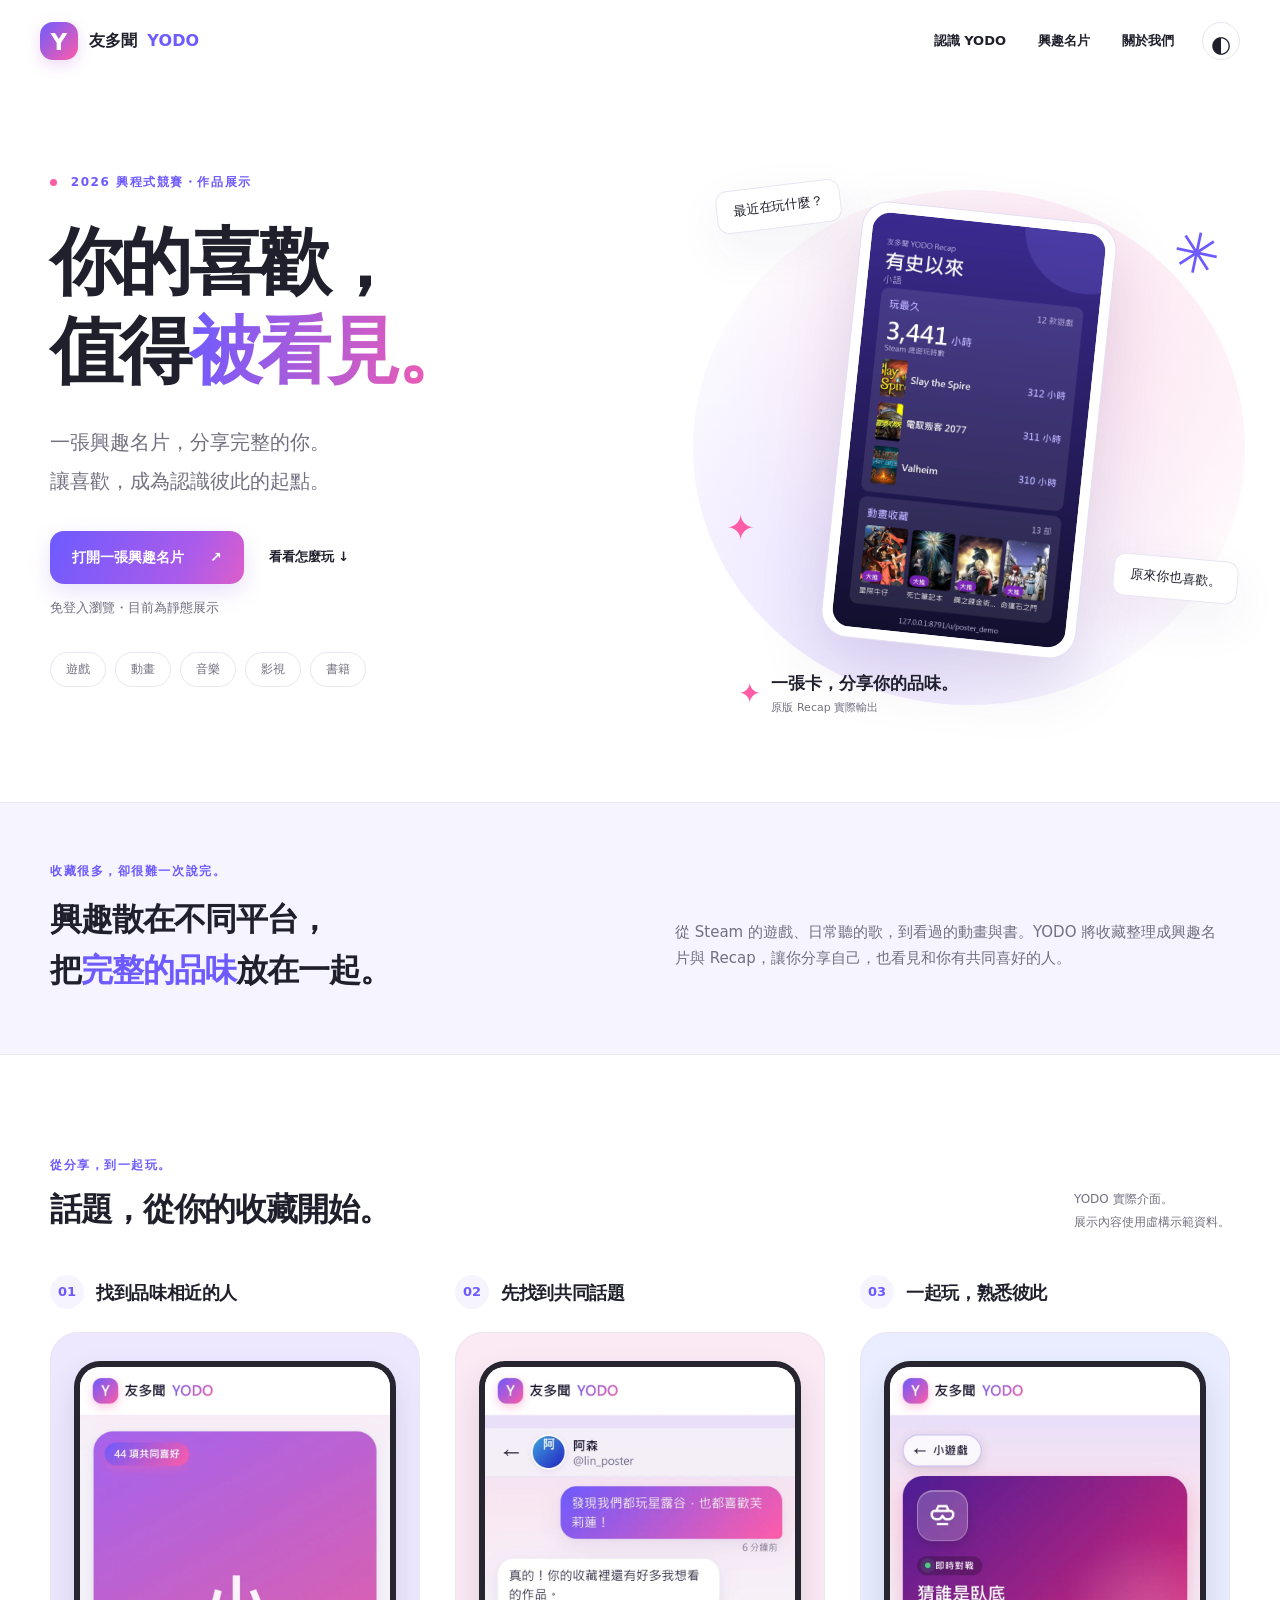
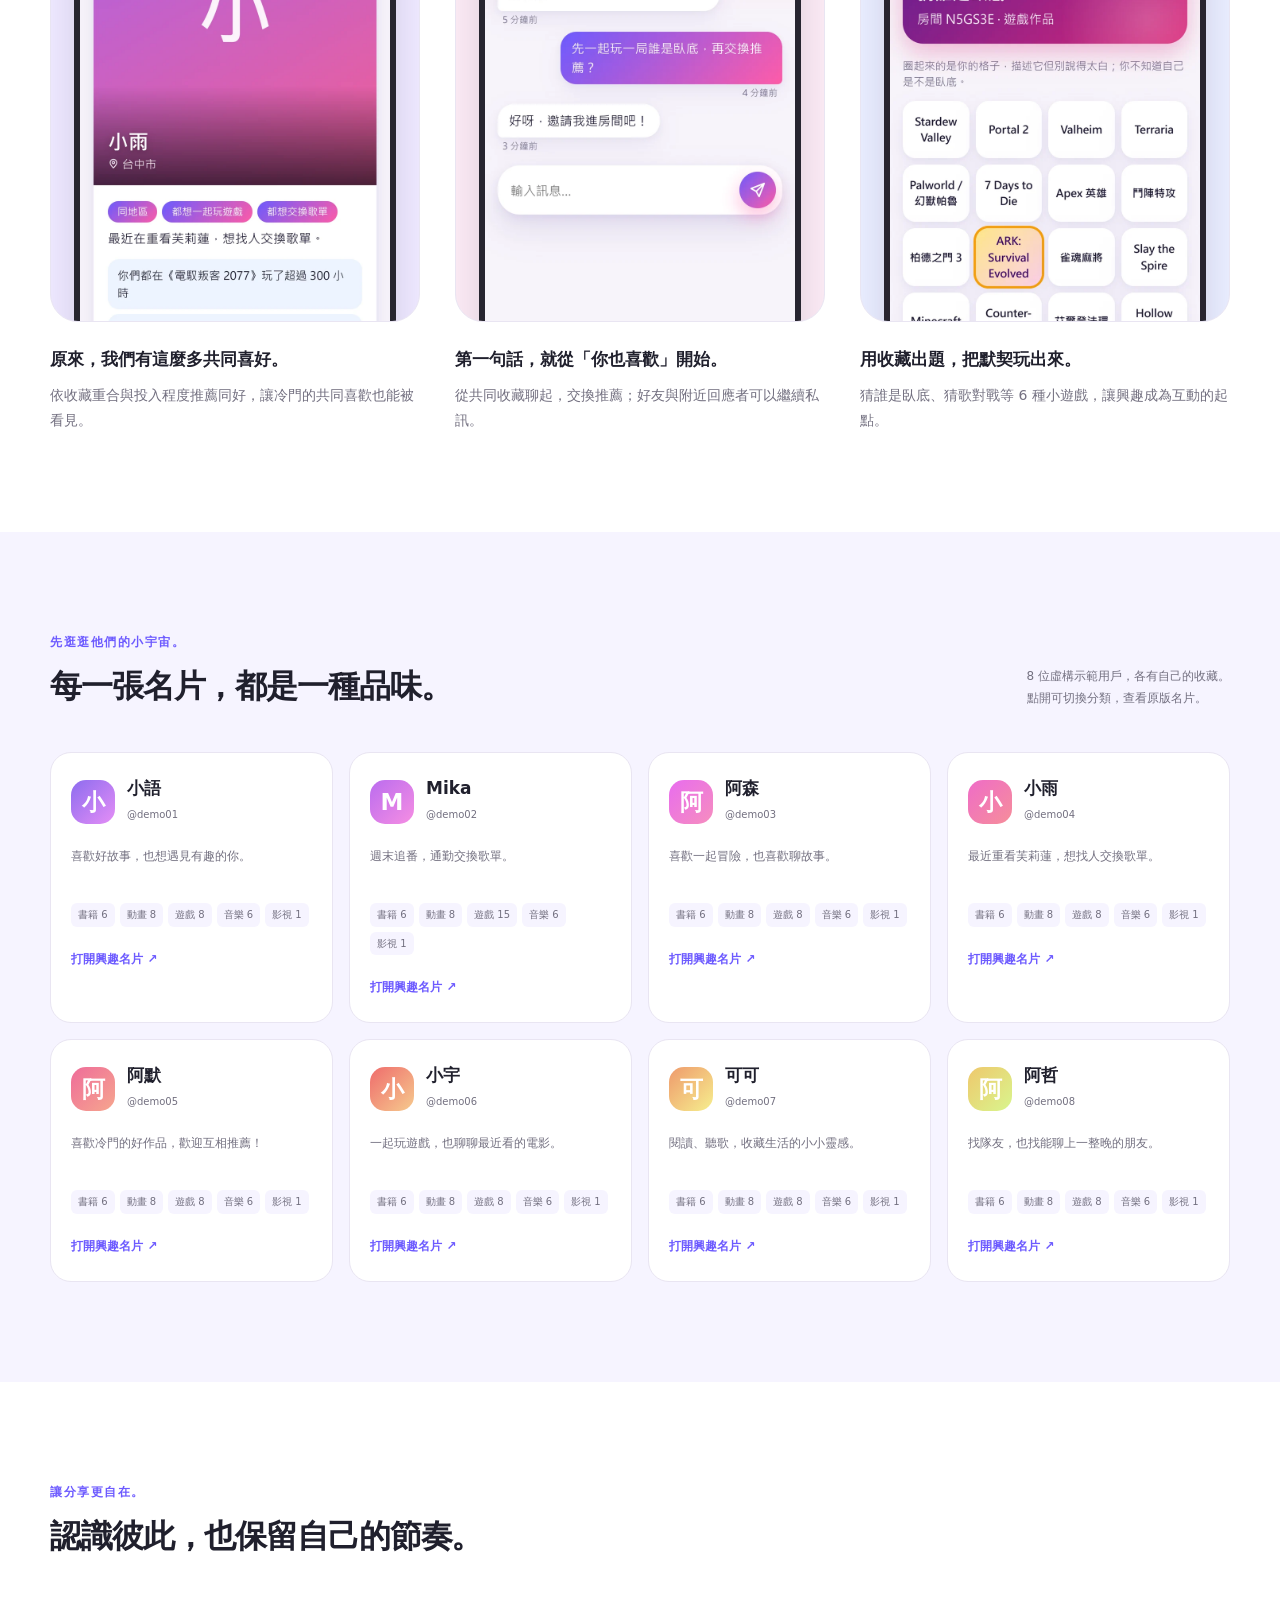
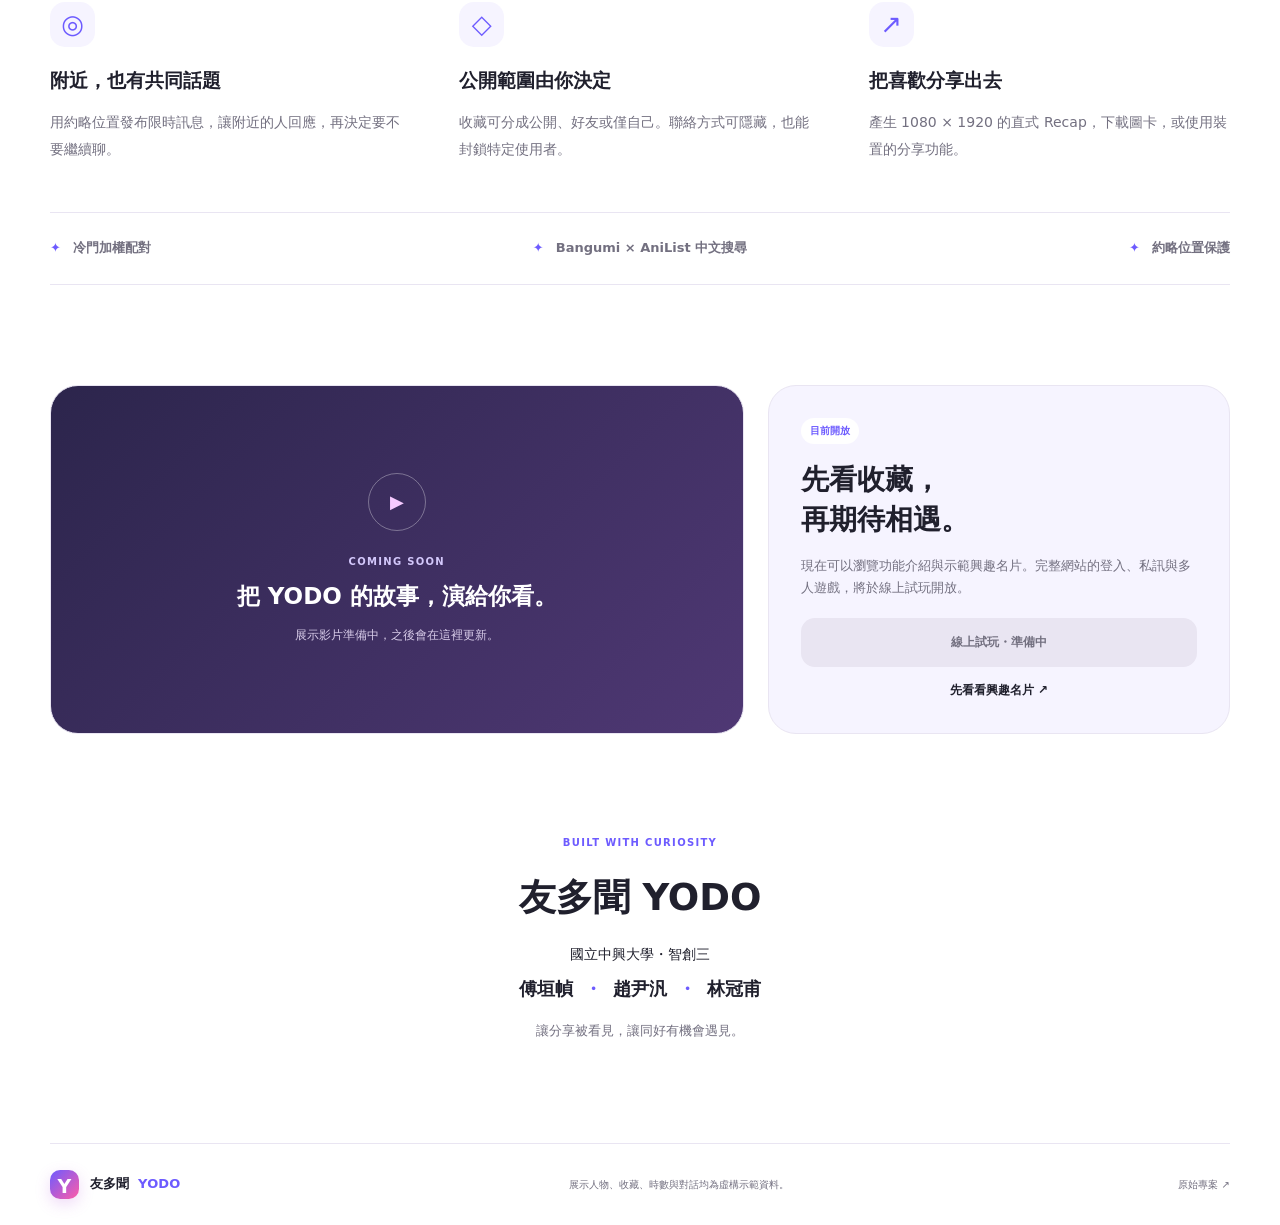
<file: index.html>
<!doctype html>
<html lang="zh-Hant" data-theme="light">
<head>
  <meta charset="utf-8">
  <meta name="viewport" content="width=device-width, initial-scale=1">
  <meta name="theme-color" content="#6d5bff">
  <meta name="description" content="友多聞 YODO，將遊戲、動畫、音樂、影視與書籍收藏，變成你的興趣名片。分享品味，遇見同好。">
  <meta property="og:title" content="友多聞 YODO｜把喜歡，分享成一張名片">
  <meta property="og:description" content="收藏你的喜歡，分享完整品味，再找到能聊、能一起玩的同好。看看 YODO 原版畫面與示範興趣名片。">
  <meta property="og:type" content="website">
  <meta property="og:url" content="https://qwqohmy.github.io/yodo-site/">
  <meta property="og:image" content="https://qwqohmy.github.io/yodo-site/assets/social.png">
  <title>友多聞 YODO｜把喜歡，分享成一張名片</title>
  <link rel="icon" type="image/svg+xml" href="assets/logo.svg">
  <link rel="stylesheet" href="style.css">
  <script src="app.js" defer></script>
</head>
<body>
  <a class="skip-link" href="#main">跳到主要內容</a>
  <header class="site-header">
    <a class="brand" href="#" aria-label="友多聞 YODO 首頁"><span class="brand-mark">Y</span><span>友多聞 <b>YODO</b></span></a>
    <nav aria-label="主要導覽"><a href="#story">認識 YODO</a><a href="#profiles">興趣名片</a><a href="#team">關於我們</a></nav>
    <button class="theme-toggle" type="button" aria-label="切換深色模式" aria-pressed="false"><span aria-hidden="true">◐</span></button>
  </header>
  <main id="main">
    <section class="hero wrap">
      <div class="hero-copy">
        <p class="eyebrow"><span class="status-dot"></span> 2026 興程式競賽・作品展示</p>
        <h1>你的喜歡，<br>值得<span class="gradient-text">被看見。</span></h1>
        <p class="hero-lead">一張興趣名片，分享完整的你。<br>讓喜歡，成為認識彼此的起點。</p>
        <div class="hero-actions"><a class="button primary" href="profiles/demo01.html">打開一張興趣名片 <span aria-hidden="true">↗</span></a><a class="text-link" href="#story">看看怎麼玩 <span aria-hidden="true">↓</span></a></div>
        <p class="small muted">免登入瀏覽・目前為靜態展示</p>
        <div class="category-strip" aria-label="五大收藏類別"><span>遊戲</span><span>動畫</span><span>音樂</span><span>影視</span><span>書籍</span></div>
      </div>
      <div class="hero-art">
        <span class="orbit-label label-one">最近在玩什麼？</span><span class="orbit-label label-two">原來你也喜歡。</span>
        <div class="recap-frame"><img src="assets/screens/recap.jpg" width="1080" height="1920" alt="YODO 原版實際生成的 Recap：以遊戲與動畫封面展示收藏和示範時數"></div>
        <div class="recap-note"><span aria-hidden="true">✦</span> 一張卡，分享你的品味。<small>原版 Recap 實際輸出</small></div>
        <span class="art-star star-one" aria-hidden="true">✳</span><span class="art-star star-two" aria-hidden="true">✦</span>
      </div>
    </section>

    <section class="intro-band" id="story"><div class="wrap intro-layout"><p class="eyebrow">收藏很多，卻很難一次說完。</p><h2>興趣散在不同平台，<br>把<span>完整的品味</span>放在一起。</h2><p>從 Steam 的遊戲、日常聽的歌，到看過的動畫與書。YODO 將收藏整理成興趣名片與 Recap，讓你分享自己，也看見和你有共同喜好的人。</p></div></section>

    <section class="wrap journey section-pad" aria-labelledby="journey-title">
      <div class="section-heading"><div><p class="eyebrow">從分享，到一起玩。</p><h2 id="journey-title">話題，從你的收藏開始。</h2></div><p>YODO 實際介面。<br>展示內容使用虛構示範資料。</p></div>
      <div class="journey-grid">
        <article class="journey-item"><div class="step-title"><span>01</span><h3>找到品味相近的人</h3></div><div class="phone-shot purple"><img src="assets/screens/discover.webp" width="780" height="1688" loading="lazy" alt="YODO 同好推薦畫面，顯示共同喜歡的遊戲與動畫"></div><h4>原來，我們有這麼多共同喜好。</h4><p>依收藏重合與投入程度推薦同好，讓冷門的共同喜歡也能被看見。</p></article>
        <article class="journey-item"><div class="step-title"><span>02</span><h3>先找到共同話題</h3></div><div class="phone-shot pink"><img src="assets/screens/chat.webp" width="780" height="1688" loading="lazy" alt="YODO 好友私訊畫面，從星露谷與芙莉蓮聊起"></div><h4>第一句話，就從「你也喜歡」開始。</h4><p>從共同收藏聊起，交換推薦；好友與附近回應者可以繼續私訊。</p></article>
        <article class="journey-item"><div class="step-title"><span>03</span><h3>一起玩，熟悉彼此</h3></div><div class="phone-shot blue"><img src="assets/screens/undercover.webp" width="780" height="1688" loading="lazy" alt="YODO 猜誰是臥底畫面，以收藏中的遊戲作品組成四乘四題盤"></div><h4>用收藏出題，把默契玩出來。</h4><p>猜誰是臥底、猜歌對戰等 6 種小遊戲，讓興趣成為互動的起點。</p></article>
      </div>
    </section>

    <section class="profiles-section section-pad" id="profiles"><div class="wrap">
      <div class="section-heading"><div><p class="eyebrow">先逛逛他們的小宇宙。</p><h2>每一張名片，都是一種品味。</h2></div><p>8 位虛構示範用戶，各有自己的收藏。<br>點開可切換分類，查看原版名片。</p></div>
      <div class="profile-grid" id="profile-grid"></div><noscript><p>瀏覽示範名片：<a href="profiles/demo01.html">小語</a>、<a href="profiles/demo02.html">Mika</a>、<a href="profiles/demo03.html">阿森</a>、<a href="profiles/demo04.html">小雨</a>、<a href="profiles/demo05.html">阿默</a>、<a href="profiles/demo06.html">小宇</a>、<a href="profiles/demo07.html">可可</a>、<a href="profiles/demo08.html">阿哲</a>。</p></noscript>
    </div></section>

    <section class="wrap section-pad details-section"><div class="section-heading"><div><p class="eyebrow">讓分享更自在。</p><h2>認識彼此，也保留自己的節奏。</h2></div></div>
      <div class="details-grid"><article><span class="detail-icon" aria-hidden="true">◎</span><h3>附近，也有共同話題</h3><p>用約略位置發布限時訊息，讓附近的人回應，再決定要不要繼續聊。</p></article><article><span class="detail-icon" aria-hidden="true">◇</span><h3>公開範圍由你決定</h3><p>收藏可分成公開、好友或僅自己。聯絡方式可隱藏，也能封鎖特定使用者。</p></article><article><span class="detail-icon" aria-hidden="true">↗</span><h3>把喜歡分享出去</h3><p>產生 1080 × 1920 的直式 Recap，下載圖卡，或使用裝置的分享功能。</p></article></div>
      <div class="tech-strip"><span>冷門加權配對</span><span>Bangumi × AniList 中文搜尋</span><span>約略位置保護</span></div>
    </section>

    <section class="wrap media-section" aria-labelledby="video-title"><div class="video-slot" id="video-slot"><span class="film-mark" aria-hidden="true">▶</span><p class="eyebrow">COMING SOON</p><h2 id="video-title">把 YODO 的故事，演給你看。</h2><p>展示影片準備中，之後會在這裡更新。</p></div><aside class="availability" id="availability"><span class="pill">目前開放</span><h3>先看收藏，<br>再期待相遇。</h3><p>現在可以瀏覽功能介紹與示範興趣名片。完整網站的登入、私訊與多人遊戲，將於線上試玩開放。</p><button class="button unavailable" type="button" disabled>線上試玩・準備中</button><a class="text-link" href="#profiles">先看看興趣名片 ↗</a></aside></section>

    <section class="wrap team-section section-pad" id="team"><p class="eyebrow">BUILT WITH CURIOSITY</p><h2>友多聞 YODO</h2><p class="team-school">國立中興大學・智創三</p><p class="team-names">傅垣幀<span>・</span>趙尹汎<span>・</span>林冠甫</p><p class="muted">讓分享被看見，讓同好有機會遇見。</p></section>
  </main>
  <footer class="wrap site-footer"><a class="brand" href="#"><span class="brand-mark">Y</span><span>友多聞 <b>YODO</b></span></a><p>展示人物、收藏、時數與對話均為虛構示範資料。</p><a href="https://github.com/TheMoodyOldman/YODO" target="_blank" rel="noopener noreferrer">原始專案 ↗</a></footer>
</body>
</html>
</file>
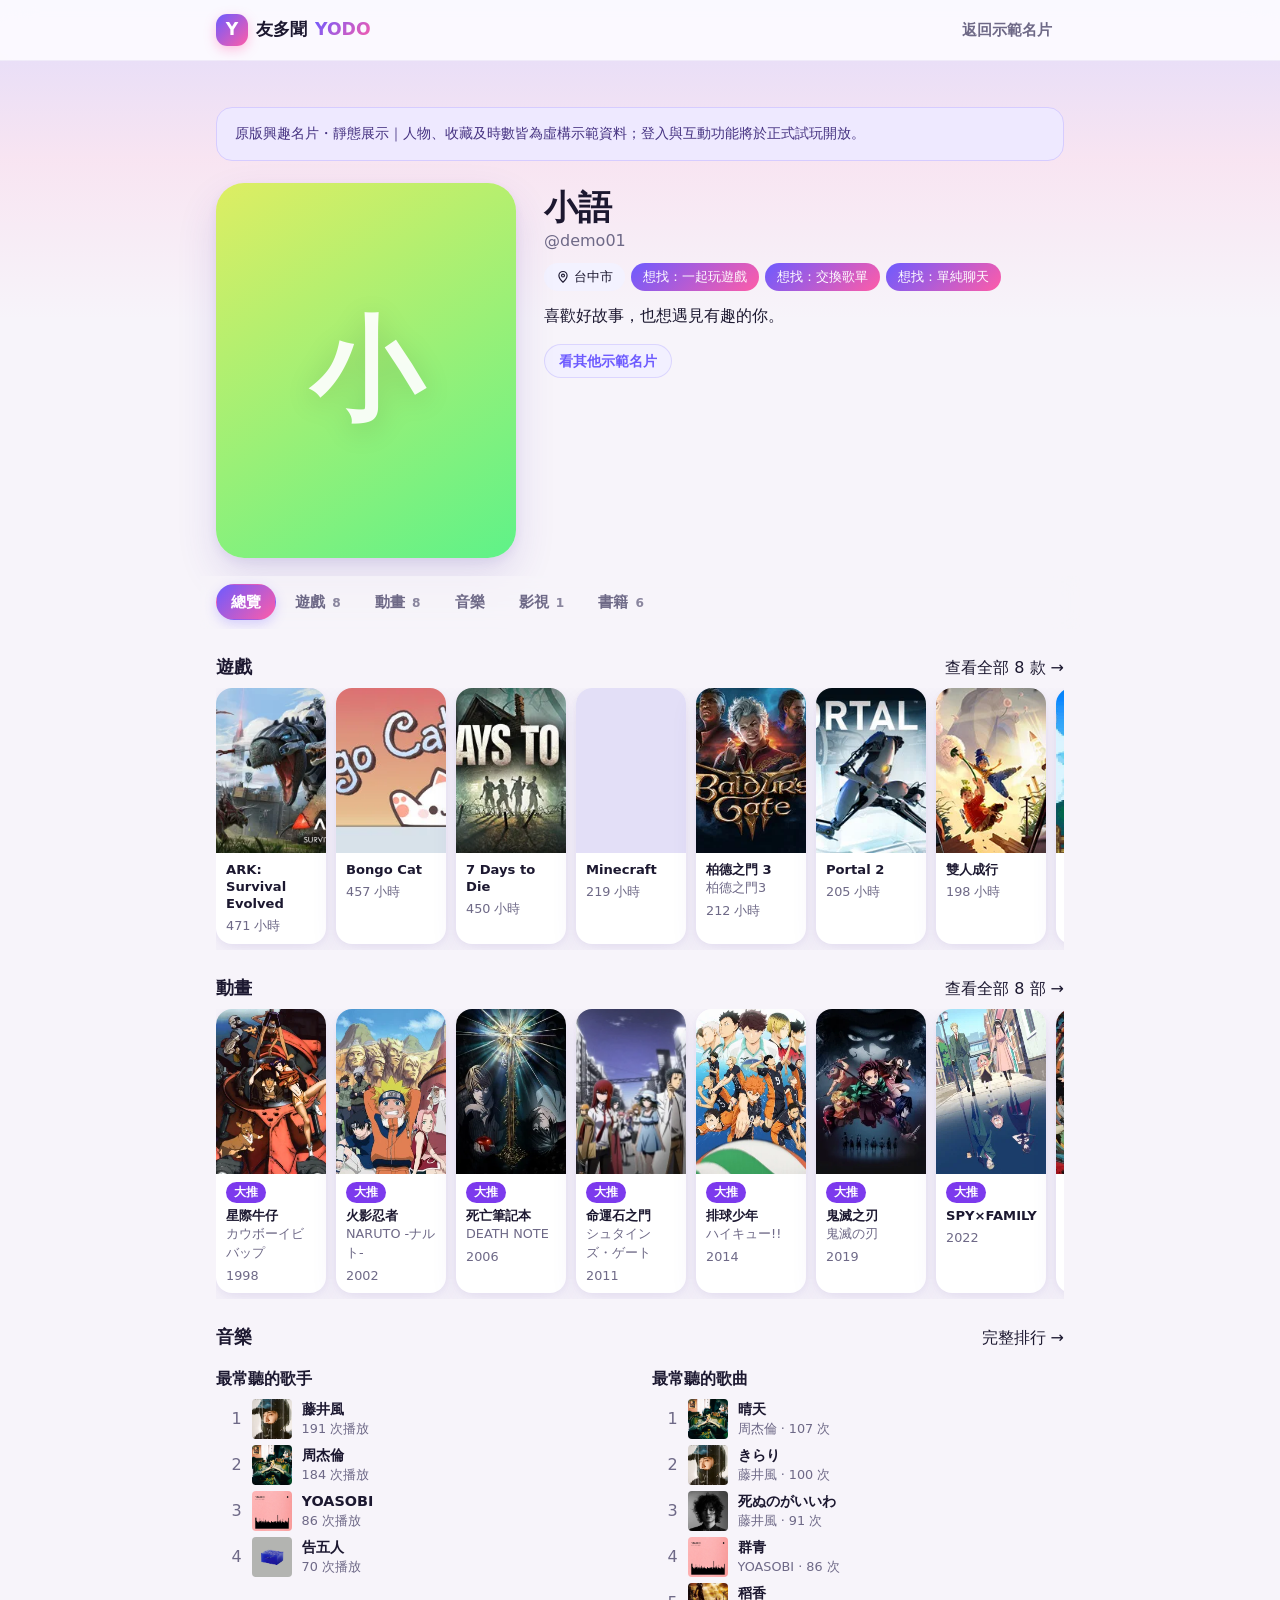
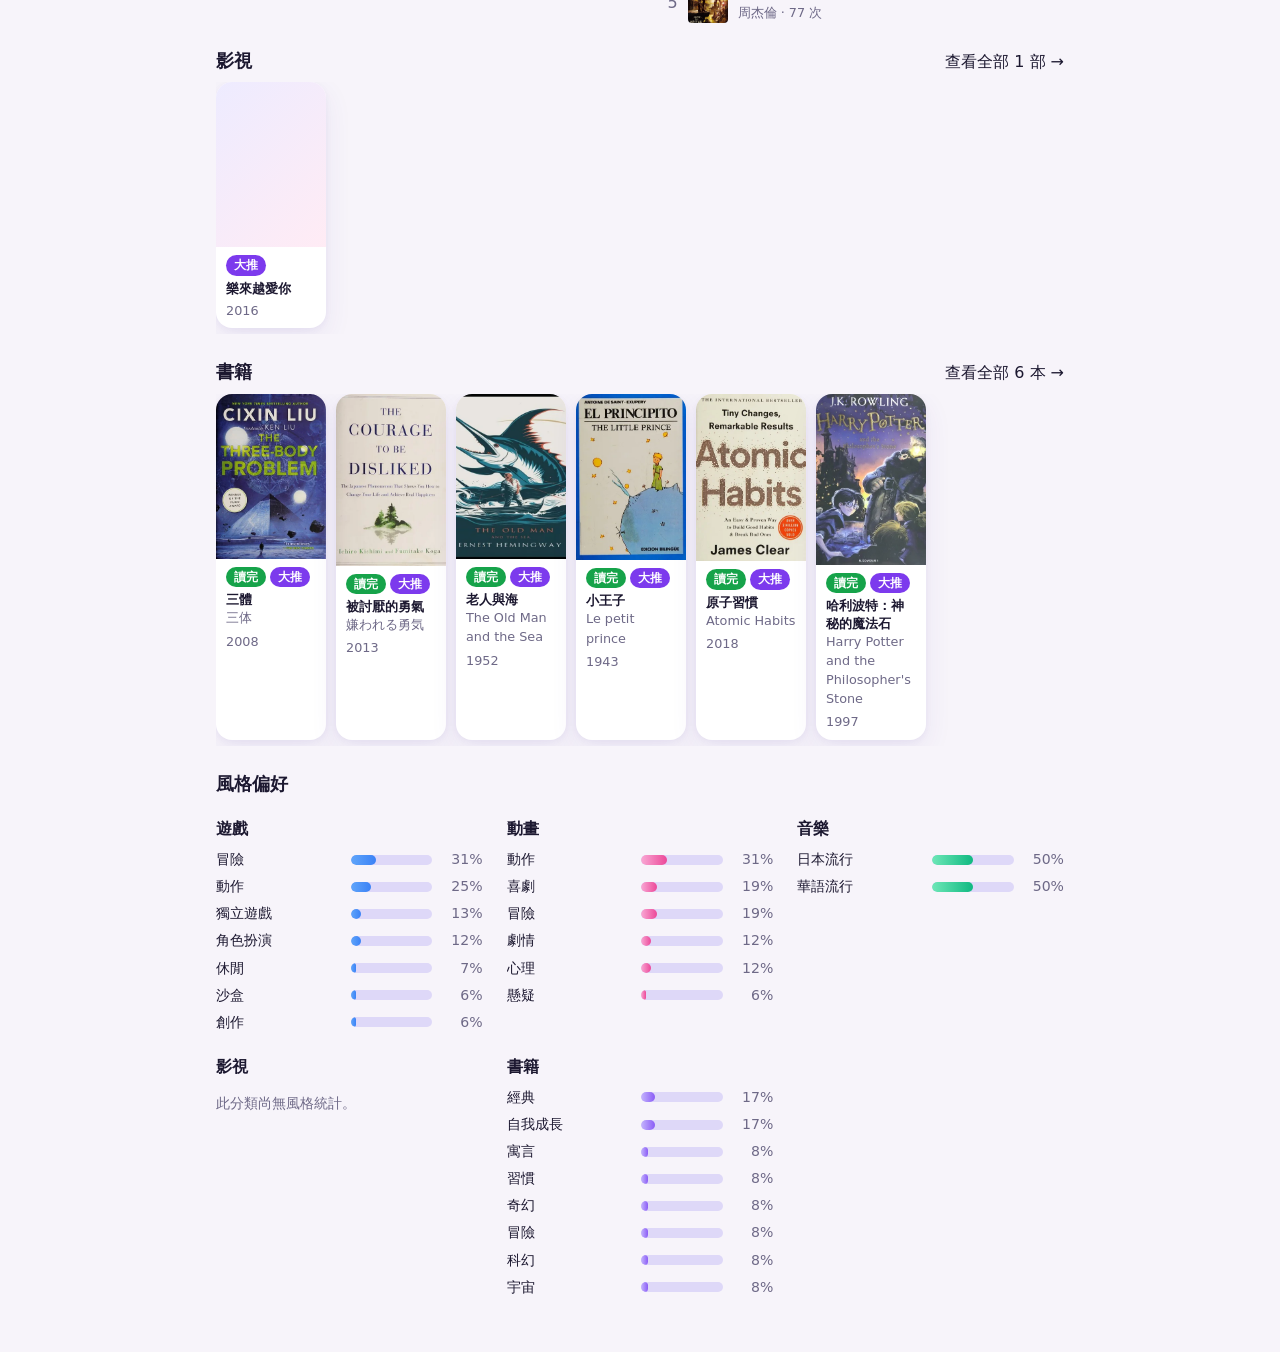
<file: profiles/demo01.html>
<!DOCTYPE html>

<html lang="zh-Hant">
<head>
<meta charset="utf-8"/>
<meta content="width=device-width, initial-scale=1, viewport-fit=cover" name="viewport"/>
<meta content="#6d5bff" name="theme-color"/>
<title>小語 的興趣名片 · 友多聞 YODO</title>
<meta content="profile" property="og:type"/>
<meta content="小語 的興趣名片" property="og:title"/>
<meta content="喜歡好故事，也想遇見有趣的你。" property="og:description"/>
<meta content="https://qwqohmy.github.io/yodo-site/profiles/demo01.html" property="og:url"/>
<meta content="summary" name="twitter:card"/>
<link href="../assets/original/css/style.css" rel="stylesheet"/>
<style>.snapshot-notice{padding:14px 18px;margin:22px 0;background:#eee9ff;color:#463382;border:1px solid #d6ccff;border-radius:16px;font-size:14px;line-height:1.7}a.card:not([href]),a.rank-link:not([href]){cursor:default}.nav-links{display:flex!important}.topbar{position:relative!important}</style></head>
<body>
<header class="topbar">
<nav class="container nav">
<a class="brand" href="../index.html"><span aria-hidden="true" class="brand-mark">Y</span><span class="brand-zh">友多聞</span> <span class="brand-en">YODO</span></a>
<div class="nav-links"><a href="../index.html#profiles">返回示範名片</a></div>
</nav>
</header>
<main class="container"><aside class="snapshot-notice">原版興趣名片・靜態展示｜人物、收藏及時數皆為虛構示範資料；登入與互動功能將於正式試玩開放。</aside>
<section class="profile-hero">
<div class="hero-photos empty" style="--h: 67">
<span aria-hidden="true" class="hero-initial">小</span>
</div>
<div class="hero-info">
<h1>小語</h1>
<p class="muted handle">@demo01</p>
<p class="profile-meta">
<span class="meta-chip"><svg aria-hidden="true" class="icon" fill="none" focusable="false" height="14" stroke="currentColor" stroke-linecap="round" stroke-linejoin="round" stroke-width="2" viewbox="0 0 24 24" width="14"><path d="M12 21s-7-6.2-7-11.5a7 7 0 0 1 14 0C19 14.8 12 21 12 21Z"></path><circle cx="12" cy="9.5" r="2.5"></circle>
</svg> 台中市</span>
<span class="meta-chip strong">想找：一起玩遊戲</span><span class="meta-chip strong">想找：交換歌單</span><span class="meta-chip strong">想找：單純聊天</span>
</p>
<p class="bio">喜歡好故事，也想遇見有趣的你。</p>
<div class="actions profile-actions"><a class="btn small secondary" href="../index.html#profiles">看其他示範名片</a></div>
</div>
</section>
<nav aria-label="收藏分類" class="tabs" role="tablist">
<button aria-selected="true" data-tab="overview" role="tab" type="button">總覽</button>
<button aria-selected="false" data-tab="game" role="tab" type="button">
      遊戲
      <span class="tab-count">8</span>
</button>
<button aria-selected="false" data-tab="anime" role="tab" type="button">
      動畫
      <span class="tab-count">8</span>
</button>
<button aria-selected="false" data-tab="music" role="tab" type="button">
      音樂

    </button>
<button aria-selected="false" data-tab="film" role="tab" type="button">
      影視
      <span class="tab-count">1</span>
</button>
<button aria-selected="false" data-tab="book" role="tab" type="button">
      書籍
      <span class="tab-count">6</span>
</button>
</nav>
<div data-panel="overview" role="tabpanel">
<section class="category">
<div class="category-head">
<h2>
          遊戲

        </h2>
<button class="link see-all" data-goto="game" type="button">
            查看全部 8 款 →
          </button>
</div>
<div class="row-scroll">
<a class="card" role="group">
<div class="cover"><img alt="" loading="lazy" src="../assets/covers/deca16de16526fe3fe.webp"/></div>
<div class="card-body">
<div class="card-title">ARK: Survival Evolved</div>
<div class="card-meta">
<span>471 小時</span>
</div>
</div></a>
<a class="card" role="group">
<div class="cover"><img alt="" loading="lazy" src="../assets/covers/310a35600ded8fd12a.webp"/></div>
<div class="card-body">
<div class="card-title">Bongo Cat</div>
<div class="card-meta">
<span>457 小時</span>
</div>
</div></a>
<a class="card" role="group">
<div class="cover"><img alt="" loading="lazy" src="../assets/covers/12aec4f4104336236d.webp"/></div>
<div class="card-body">
<div class="card-title">7 Days to Die</div>
<div class="card-meta">
<span>450 小時</span>
</div>
</div></a>
<a class="card" role="group">
<div class="cover"><img alt="" loading="lazy" src="../assets/covers/6f956ad551a4c08eb6.webp"/></div>
<div class="card-body">
<div class="card-title">Minecraft</div>
<div class="card-meta">
<span>219 小時</span>
</div>
</div></a>
<a class="card" role="group">
<div class="cover"><img alt="" loading="lazy" src="../assets/covers/f958a5e1f662212ac4.webp"/></div>
<div class="card-body">
<div class="card-title">柏德之門 3</div>
<div class="card-sub">柏德之門3</div>
<div class="card-meta">
<span>212 小時</span>
</div>
</div></a>
<a class="card" role="group">
<div class="cover"><img alt="" loading="lazy" src="../assets/covers/5136969fab756b86e9.webp"/></div>
<div class="card-body">
<div class="card-title">Portal 2</div>
<div class="card-meta">
<span>205 小時</span>
</div>
</div></a>
<a class="card" role="group">
<div class="cover"><img alt="" loading="lazy" src="../assets/covers/49c0f1ff1f86e633d8.webp"/></div>
<div class="card-body">
<div class="card-title">雙人成行</div>
<div class="card-meta">
<span>198 小時</span>
</div>
</div></a>
<a class="card" role="group">
<div class="cover"><img alt="" loading="lazy" src="../assets/covers/dc8cb1f813f17c19dd.webp"/></div>
<div class="card-body">
<div class="card-title">Stardew Valley</div>
<div class="card-meta">
<span>177 小時</span>
</div>
</div></a>
</div>
</section>
<section class="category">
<div class="category-head">
<h2>
          動畫

        </h2>
<button class="link see-all" data-goto="anime" type="button">
            查看全部 8 部 →
          </button>
</div>
<div class="row-scroll">
<a class="card" role="group">
<div class="cover"><img alt="" loading="lazy" src="../assets/covers/2b6cb3e09b40e58ac4.webp"/></div>
<div class="card-body">
<div class="verdict">
<span class="tier tier-great">大推</span>
</div>
<div class="card-title">星際牛仔</div>
<div class="card-sub">カウボーイビバップ</div>
<div class="card-meta">
<span>1998</span>
</div>
</div></a>
<a class="card" role="group">
<div class="cover"><img alt="" loading="lazy" src="../assets/covers/d32a699070c937eaa0.webp"/></div>
<div class="card-body">
<div class="verdict">
<span class="tier tier-great">大推</span>
</div>
<div class="card-title">火影忍者</div>
<div class="card-sub">NARUTO -ナルト-</div>
<div class="card-meta">
<span>2002</span>
</div>
</div></a>
<a class="card" role="group">
<div class="cover"><img alt="" loading="lazy" src="../assets/covers/aefb4e029196f9dd37.webp"/></div>
<div class="card-body">
<div class="verdict">
<span class="tier tier-great">大推</span>
</div>
<div class="card-title">死亡筆記本</div>
<div class="card-sub">DEATH NOTE</div>
<div class="card-meta">
<span>2006</span>
</div>
</div></a>
<a class="card" role="group">
<div class="cover"><img alt="" loading="lazy" src="../assets/covers/acb2d3768fb3b40af8.webp"/></div>
<div class="card-body">
<div class="verdict">
<span class="tier tier-great">大推</span>
</div>
<div class="card-title">命運石之門</div>
<div class="card-sub">シュタインズ・ゲート</div>
<div class="card-meta">
<span>2011</span>
</div>
</div></a>
<a class="card" role="group">
<div class="cover"><img alt="" loading="lazy" src="../assets/covers/97d74d404883ceb31c.webp"/></div>
<div class="card-body">
<div class="verdict">
<span class="tier tier-great">大推</span>
</div>
<div class="card-title">排球少年</div>
<div class="card-sub">ハイキュー!!</div>
<div class="card-meta">
<span>2014</span>
</div>
</div></a>
<a class="card" role="group">
<div class="cover"><img alt="" loading="lazy" src="../assets/covers/556f4ff2f9af34246e.webp"/></div>
<div class="card-body">
<div class="verdict">
<span class="tier tier-great">大推</span>
</div>
<div class="card-title">鬼滅之刃</div>
<div class="card-sub">鬼滅の刃</div>
<div class="card-meta">
<span>2019</span>
</div>
</div></a>
<a class="card" role="group">
<div class="cover"><img alt="" loading="lazy" src="../assets/covers/a2daef9eee025b2b5d.webp"/></div>
<div class="card-body">
<div class="verdict">
<span class="tier tier-great">大推</span>
</div>
<div class="card-title">SPY×FAMILY</div>
<div class="card-meta">
<span>2022</span>
</div>
</div></a>
<a class="card" role="group">
<div class="cover"><img alt="" loading="lazy" src="../assets/covers/414a7cb77d0fbdc418.webp"/></div>
<div class="card-body">
<div class="verdict">
<span class="tier tier-great">大推</span>
</div>
<div class="card-title">膽大黨</div>
<div class="card-sub">ダンダダン</div>
<div class="card-meta">
<span>2024</span>
</div>
</div></a>
</div>
</section>
<section class="category">
<div class="category-head">
<h2>
          音樂

        </h2>
<button class="link see-all" data-goto="music" type="button">
            完整排行 →
          </button>
</div>
<div class="rankings">
<div>
<h3>最常聽的歌手</h3>
<ol class="rank-list">
<li>
<span class="rank">1</span>
<span class="thumb square"><img alt="" loading="lazy" src="../assets/covers/e064f7dec9a1745529.webp"/></span>
<span class="rank-info">
<span class="card-title">藤井風</span>
<span class="card-sub">191 次播放</span>
</span>
</li>
<li>
<span class="rank">2</span>
<span class="thumb square"><img alt="" loading="lazy" src="../assets/covers/b4d11a1f0348ba46a0.webp"/></span>
<span class="rank-info">
<span class="card-title">周杰倫</span>
<span class="card-sub">184 次播放</span>
</span>
</li>
<li>
<span class="rank">3</span>
<span class="thumb square"><img alt="" loading="lazy" src="../assets/covers/8d9e1ac12085ebf826.webp"/></span>
<span class="rank-info">
<span class="card-title">YOASOBI</span>
<span class="card-sub">86 次播放</span>
</span>
</li>
<li>
<span class="rank">4</span>
<span class="thumb square"><img alt="" loading="lazy" src="../assets/covers/32cc67b1c11f7498df.webp"/></span>
<span class="rank-info">
<span class="card-title">告五人</span>
<span class="card-sub">70 次播放</span>
</span>
</li>
</ol>
</div>
<div>
<h3>最常聽的歌曲</h3>
<ol class="rank-list">
<li><a class="rank-link" role="group">
<span class="rank">1</span>
<span class="thumb square"><img alt="" loading="lazy" src="../assets/covers/b4d11a1f0348ba46a0.webp"/></span>
<span class="rank-info">
<span class="card-title">晴天</span>
<span class="card-sub">周杰倫 · 107 次</span>
</span>
</a></li>
<li><a class="rank-link" role="group">
<span class="rank">2</span>
<span class="thumb square"><img alt="" loading="lazy" src="../assets/covers/e064f7dec9a1745529.webp"/></span>
<span class="rank-info">
<span class="card-title">きらり</span>
<span class="card-sub">藤井風 · 100 次</span>
</span>
</a></li>
<li><a class="rank-link" role="group">
<span class="rank">3</span>
<span class="thumb square"><img alt="" loading="lazy" src="../assets/covers/1ac0aa89e3082676aa.webp"/></span>
<span class="rank-info">
<span class="card-title">死ぬのがいいわ</span>
<span class="card-sub">藤井風 · 91 次</span>
</span>
</a></li>
<li><a class="rank-link" role="group">
<span class="rank">4</span>
<span class="thumb square"><img alt="" loading="lazy" src="../assets/covers/8d9e1ac12085ebf826.webp"/></span>
<span class="rank-info">
<span class="card-title">群青</span>
<span class="card-sub">YOASOBI · 86 次</span>
</span>
</a></li>
<li><a class="rank-link" role="group">
<span class="rank">5</span>
<span class="thumb square"><img alt="" loading="lazy" src="../assets/covers/505a8f259df3c21bb1.webp"/></span>
<span class="rank-info">
<span class="card-title">稻香</span>
<span class="card-sub">周杰倫 · 77 次</span>
</span>
</a></li>
</ol>
</div>
</div>
</section>
<section class="category">
<div class="category-head">
<h2>
          影視

        </h2>
<button class="link see-all" data-goto="film" type="button">
            查看全部 1 部 →
          </button>
</div>
<div class="row-scroll">
<a class="card" role="group">
<div class="cover"></div>
<div class="card-body">
<div class="verdict">
<span class="tier tier-great">大推</span>
</div>
<div class="card-title">樂來越愛你</div>
<div class="card-meta">
<span>2016</span>
</div>
</div></a>
</div>
</section>
<section class="category">
<div class="category-head">
<h2>
          書籍

        </h2>
<button class="link see-all" data-goto="book" type="button">
            查看全部 6 本 →
          </button>
</div>
<div class="row-scroll">
<a class="card" role="group">
<div class="cover"><img alt="" loading="lazy" src="../assets/covers/963feafde2822e373c.webp"/></div>
<div class="card-body">
<div class="verdict">
<span class="status-chip status-read">讀完</span>
<span class="tier tier-great">大推</span>
</div>
<div class="card-title">三體</div>
<div class="card-sub">三体</div>
<div class="card-meta">
<span>2008</span>
</div>
</div></a>
<a class="card" role="group">
<div class="cover"><img alt="" loading="lazy" src="../assets/covers/cf5610828ebe5f041c.webp"/></div>
<div class="card-body">
<div class="verdict">
<span class="status-chip status-read">讀完</span>
<span class="tier tier-great">大推</span>
</div>
<div class="card-title">被討厭的勇氣</div>
<div class="card-sub">嫌われる勇気</div>
<div class="card-meta">
<span>2013</span>
</div>
</div></a>
<a class="card" role="group">
<div class="cover"><img alt="" loading="lazy" src="../assets/covers/3dd0b2c8616fe55eca.webp"/></div>
<div class="card-body">
<div class="verdict">
<span class="status-chip status-read">讀完</span>
<span class="tier tier-great">大推</span>
</div>
<div class="card-title">老人與海</div>
<div class="card-sub">The Old Man and the Sea</div>
<div class="card-meta">
<span>1952</span>
</div>
</div></a>
<a class="card" role="group">
<div class="cover"><img alt="" loading="lazy" src="../assets/covers/62bae1625b8ddc7210.webp"/></div>
<div class="card-body">
<div class="verdict">
<span class="status-chip status-read">讀完</span>
<span class="tier tier-great">大推</span>
</div>
<div class="card-title">小王子</div>
<div class="card-sub">Le petit prince</div>
<div class="card-meta">
<span>1943</span>
</div>
</div></a>
<a class="card" role="group">
<div class="cover"><img alt="" loading="lazy" src="../assets/covers/8b8772387e31d073b2.webp"/></div>
<div class="card-body">
<div class="verdict">
<span class="status-chip status-read">讀完</span>
<span class="tier tier-great">大推</span>
</div>
<div class="card-title">原子習慣</div>
<div class="card-sub">Atomic Habits</div>
<div class="card-meta">
<span>2018</span>
</div>
</div></a>
<a class="card" role="group">
<div class="cover"><img alt="" loading="lazy" src="../assets/covers/ecb34807cd23ed085a.webp"/></div>
<div class="card-body">
<div class="verdict">
<span class="status-chip status-read">讀完</span>
<span class="tier tier-great">大推</span>
</div>
<div class="card-title">哈利波特：神秘的魔法石</div>
<div class="card-sub">Harry Potter and the Philosopher's Stone</div>
<div class="card-meta">
<span>1997</span>
</div>
</div></a>
</div>
</section>
<section class="category">
<h2>風格偏好</h2>
<div class="style-grid">
<div><h3>遊戲</h3>
<ul class="style-bars cat-game">
<li><span class="style-name">冒險</span><span class="style-track"><span class="style-fill" style="width: 31%"></span></span><span class="style-pct">31%</span></li>
<li><span class="style-name">動作</span><span class="style-track"><span class="style-fill" style="width: 25%"></span></span><span class="style-pct">25%</span></li>
<li><span class="style-name">獨立遊戲</span><span class="style-track"><span class="style-fill" style="width: 13%"></span></span><span class="style-pct">13%</span></li>
<li><span class="style-name">角色扮演</span><span class="style-track"><span class="style-fill" style="width: 12%"></span></span><span class="style-pct">12%</span></li>
<li><span class="style-name">休閒</span><span class="style-track"><span class="style-fill" style="width: 7%"></span></span><span class="style-pct">7%</span></li>
<li><span class="style-name">沙盒</span><span class="style-track"><span class="style-fill" style="width: 6%"></span></span><span class="style-pct">6%</span></li>
<li><span class="style-name">創作</span><span class="style-track"><span class="style-fill" style="width: 6%"></span></span><span class="style-pct">6%</span></li>
</ul>
</div>
<div><h3>動畫</h3>
<ul class="style-bars cat-anime">
<li><span class="style-name">動作</span><span class="style-track"><span class="style-fill" style="width: 31%"></span></span><span class="style-pct">31%</span></li>
<li><span class="style-name">喜劇</span><span class="style-track"><span class="style-fill" style="width: 19%"></span></span><span class="style-pct">19%</span></li>
<li><span class="style-name">冒險</span><span class="style-track"><span class="style-fill" style="width: 19%"></span></span><span class="style-pct">19%</span></li>
<li><span class="style-name">劇情</span><span class="style-track"><span class="style-fill" style="width: 12%"></span></span><span class="style-pct">12%</span></li>
<li><span class="style-name">心理</span><span class="style-track"><span class="style-fill" style="width: 12%"></span></span><span class="style-pct">12%</span></li>
<li><span class="style-name">懸疑</span><span class="style-track"><span class="style-fill" style="width: 6%"></span></span><span class="style-pct">6%</span></li>
</ul>
</div>
<div><h3>音樂</h3>
<ul class="style-bars cat-music">
<li><span class="style-name">日本流行</span><span class="style-track"><span class="style-fill" style="width: 50%"></span></span><span class="style-pct">50%</span></li>
<li><span class="style-name">華語流行</span><span class="style-track"><span class="style-fill" style="width: 50%"></span></span><span class="style-pct">50%</span></li>
</ul>
</div>
<div><h3>影視</h3>
<p class="muted small">此分類尚無風格統計。</p>
</div>
<div><h3>書籍</h3>
<ul class="style-bars cat-book">
<li><span class="style-name">經典</span><span class="style-track"><span class="style-fill" style="width: 17%"></span></span><span class="style-pct">17%</span></li>
<li><span class="style-name">自我成長</span><span class="style-track"><span class="style-fill" style="width: 17%"></span></span><span class="style-pct">17%</span></li>
<li><span class="style-name">寓言</span><span class="style-track"><span class="style-fill" style="width: 8%"></span></span><span class="style-pct">8%</span></li>
<li><span class="style-name">習慣</span><span class="style-track"><span class="style-fill" style="width: 8%"></span></span><span class="style-pct">8%</span></li>
<li><span class="style-name">奇幻</span><span class="style-track"><span class="style-fill" style="width: 8%"></span></span><span class="style-pct">8%</span></li>
<li><span class="style-name">冒險</span><span class="style-track"><span class="style-fill" style="width: 8%"></span></span><span class="style-pct">8%</span></li>
<li><span class="style-name">科幻</span><span class="style-track"><span class="style-fill" style="width: 8%"></span></span><span class="style-pct">8%</span></li>
<li><span class="style-name">宇宙</span><span class="style-track"><span class="style-fill" style="width: 8%"></span></span><span class="style-pct">8%</span></li>
</ul>
</div>
</div>
</section>
</div>
<div data-panel="game" role="tabpanel">
<details class="style-details" open="">
<summary>小語 喜歡的遊戲風格</summary>
<ul class="style-bars cat-game">
<li><span class="style-name">冒險</span><span class="style-track"><span class="style-fill" style="width: 31%"></span></span><span class="style-pct">31%</span></li>
<li><span class="style-name">動作</span><span class="style-track"><span class="style-fill" style="width: 25%"></span></span><span class="style-pct">25%</span></li>
<li><span class="style-name">獨立遊戲</span><span class="style-track"><span class="style-fill" style="width: 13%"></span></span><span class="style-pct">13%</span></li>
<li><span class="style-name">角色扮演</span><span class="style-track"><span class="style-fill" style="width: 12%"></span></span><span class="style-pct">12%</span></li>
<li><span class="style-name">休閒</span><span class="style-track"><span class="style-fill" style="width: 7%"></span></span><span class="style-pct">7%</span></li>
<li><span class="style-name">沙盒</span><span class="style-track"><span class="style-fill" style="width: 6%"></span></span><span class="style-pct">6%</span></li>
<li><span class="style-name">創作</span><span class="style-track"><span class="style-fill" style="width: 6%"></span></span><span class="style-pct">6%</span></li>
</ul>
</details>
<section class="category">
<div class="grid compact" data-paged="24">
<a class="card" role="group">
<div class="cover"><img alt="" loading="lazy" src="../assets/covers/deca16de16526fe3fe.webp"/></div>
<div class="card-body">
<div class="card-title">ARK: Survival Evolved</div>
<div class="card-meta">
<span>471 小時</span>
</div>
</div></a>
<a class="card" role="group">
<div class="cover"><img alt="" loading="lazy" src="../assets/covers/310a35600ded8fd12a.webp"/></div>
<div class="card-body">
<div class="card-title">Bongo Cat</div>
<div class="card-meta">
<span>457 小時</span>
</div>
</div></a>
<a class="card" role="group">
<div class="cover"><img alt="" loading="lazy" src="../assets/covers/12aec4f4104336236d.webp"/></div>
<div class="card-body">
<div class="card-title">7 Days to Die</div>
<div class="card-meta">
<span>450 小時</span>
</div>
</div></a>
<a class="card" role="group">
<div class="cover"><img alt="" loading="lazy" src="../assets/covers/6f956ad551a4c08eb6.webp"/></div>
<div class="card-body">
<div class="card-title">Minecraft</div>
<div class="card-meta">
<span>219 小時</span>
</div>
</div></a>
<a class="card" role="group">
<div class="cover"><img alt="" loading="lazy" src="../assets/covers/f958a5e1f662212ac4.webp"/></div>
<div class="card-body">
<div class="card-title">柏德之門 3</div>
<div class="card-sub">柏德之門3</div>
<div class="card-meta">
<span>212 小時</span>
</div>
</div></a>
<a class="card" role="group">
<div class="cover"><img alt="" loading="lazy" src="../assets/covers/5136969fab756b86e9.webp"/></div>
<div class="card-body">
<div class="card-title">Portal 2</div>
<div class="card-meta">
<span>205 小時</span>
</div>
</div></a>
<a class="card" role="group">
<div class="cover"><img alt="" loading="lazy" src="../assets/covers/49c0f1ff1f86e633d8.webp"/></div>
<div class="card-body">
<div class="card-title">雙人成行</div>
<div class="card-meta">
<span>198 小時</span>
</div>
</div></a>
<a class="card" role="group">
<div class="cover"><img alt="" loading="lazy" src="../assets/covers/dc8cb1f813f17c19dd.webp"/></div>
<div class="card-body">
<div class="card-title">Stardew Valley</div>
<div class="card-meta">
<span>177 小時</span>
</div>
</div></a>
</div>
</section>
</div>
<div data-panel="anime" role="tabpanel">
<details class="style-details" open="">
<summary>小語 喜歡的動畫風格</summary>
<ul class="style-bars cat-anime">
<li><span class="style-name">動作</span><span class="style-track"><span class="style-fill" style="width: 31%"></span></span><span class="style-pct">31%</span></li>
<li><span class="style-name">喜劇</span><span class="style-track"><span class="style-fill" style="width: 19%"></span></span><span class="style-pct">19%</span></li>
<li><span class="style-name">冒險</span><span class="style-track"><span class="style-fill" style="width: 19%"></span></span><span class="style-pct">19%</span></li>
<li><span class="style-name">劇情</span><span class="style-track"><span class="style-fill" style="width: 12%"></span></span><span class="style-pct">12%</span></li>
<li><span class="style-name">心理</span><span class="style-track"><span class="style-fill" style="width: 12%"></span></span><span class="style-pct">12%</span></li>
<li><span class="style-name">懸疑</span><span class="style-track"><span class="style-fill" style="width: 6%"></span></span><span class="style-pct">6%</span></li>
</ul>
</details>
<section class="category">
<h3 class="tier-heading">大推 <span class="muted small">8</span></h3>
<div class="grid compact">
<a class="card" role="group">
<div class="cover"><img alt="" loading="lazy" src="../assets/covers/2b6cb3e09b40e58ac4.webp"/></div>
<div class="card-body">
<div class="verdict">
<span class="tier tier-great">大推</span>
</div>
<div class="card-title">星際牛仔</div>
<div class="card-sub">カウボーイビバップ</div>
<div class="card-meta">
<span>1998</span>
</div>
</div></a>
<a class="card" role="group">
<div class="cover"><img alt="" loading="lazy" src="../assets/covers/d32a699070c937eaa0.webp"/></div>
<div class="card-body">
<div class="verdict">
<span class="tier tier-great">大推</span>
</div>
<div class="card-title">火影忍者</div>
<div class="card-sub">NARUTO -ナルト-</div>
<div class="card-meta">
<span>2002</span>
</div>
</div></a>
<a class="card" role="group">
<div class="cover"><img alt="" loading="lazy" src="../assets/covers/aefb4e029196f9dd37.webp"/></div>
<div class="card-body">
<div class="verdict">
<span class="tier tier-great">大推</span>
</div>
<div class="card-title">死亡筆記本</div>
<div class="card-sub">DEATH NOTE</div>
<div class="card-meta">
<span>2006</span>
</div>
</div></a>
<a class="card" role="group">
<div class="cover"><img alt="" loading="lazy" src="../assets/covers/acb2d3768fb3b40af8.webp"/></div>
<div class="card-body">
<div class="verdict">
<span class="tier tier-great">大推</span>
</div>
<div class="card-title">命運石之門</div>
<div class="card-sub">シュタインズ・ゲート</div>
<div class="card-meta">
<span>2011</span>
</div>
</div></a>
<a class="card" role="group">
<div class="cover"><img alt="" loading="lazy" src="../assets/covers/97d74d404883ceb31c.webp"/></div>
<div class="card-body">
<div class="verdict">
<span class="tier tier-great">大推</span>
</div>
<div class="card-title">排球少年</div>
<div class="card-sub">ハイキュー!!</div>
<div class="card-meta">
<span>2014</span>
</div>
</div></a>
<a class="card" role="group">
<div class="cover"><img alt="" loading="lazy" src="../assets/covers/556f4ff2f9af34246e.webp"/></div>
<div class="card-body">
<div class="verdict">
<span class="tier tier-great">大推</span>
</div>
<div class="card-title">鬼滅之刃</div>
<div class="card-sub">鬼滅の刃</div>
<div class="card-meta">
<span>2019</span>
</div>
</div></a>
<a class="card" role="group">
<div class="cover"><img alt="" loading="lazy" src="../assets/covers/a2daef9eee025b2b5d.webp"/></div>
<div class="card-body">
<div class="verdict">
<span class="tier tier-great">大推</span>
</div>
<div class="card-title">SPY×FAMILY</div>
<div class="card-meta">
<span>2022</span>
</div>
</div></a>
<a class="card" role="group">
<div class="cover"><img alt="" loading="lazy" src="../assets/covers/414a7cb77d0fbdc418.webp"/></div>
<div class="card-body">
<div class="verdict">
<span class="tier tier-great">大推</span>
</div>
<div class="card-title">膽大黨</div>
<div class="card-sub">ダンダダン</div>
<div class="card-meta">
<span>2024</span>
</div>
</div></a>
</div>
</section>
</div>
<div data-panel="music" role="tabpanel">
<details class="style-details" open="">
<summary>小語 喜歡的音樂風格</summary>
<ul class="style-bars cat-music">
<li><span class="style-name">日本流行</span><span class="style-track"><span class="style-fill" style="width: 50%"></span></span><span class="style-pct">50%</span></li>
<li><span class="style-name">華語流行</span><span class="style-track"><span class="style-fill" style="width: 50%"></span></span><span class="style-pct">50%</span></li>
</ul>
</details>
<section class="category">
<div class="rankings">
<div>
<h3>最常聽的歌手</h3>
<ol class="rank-list">
<li>
<span class="rank">1</span>
<span class="thumb square"><img alt="" loading="lazy" src="../assets/covers/e064f7dec9a1745529.webp"/></span>
<span class="rank-info">
<span class="card-title">藤井風</span>
<span class="card-sub">191 次播放</span>
</span>
</li>
<li>
<span class="rank">2</span>
<span class="thumb square"><img alt="" loading="lazy" src="../assets/covers/b4d11a1f0348ba46a0.webp"/></span>
<span class="rank-info">
<span class="card-title">周杰倫</span>
<span class="card-sub">184 次播放</span>
</span>
</li>
<li>
<span class="rank">3</span>
<span class="thumb square"><img alt="" loading="lazy" src="../assets/covers/8d9e1ac12085ebf826.webp"/></span>
<span class="rank-info">
<span class="card-title">YOASOBI</span>
<span class="card-sub">86 次播放</span>
</span>
</li>
<li>
<span class="rank">4</span>
<span class="thumb square"><img alt="" loading="lazy" src="../assets/covers/32cc67b1c11f7498df.webp"/></span>
<span class="rank-info">
<span class="card-title">告五人</span>
<span class="card-sub">70 次播放</span>
</span>
</li>
</ol>
</div>
<div>
<h3>最常聽的歌曲</h3>
<ol class="rank-list">
<li><a class="rank-link" role="group">
<span class="rank">1</span>
<span class="thumb square"><img alt="" loading="lazy" src="../assets/covers/b4d11a1f0348ba46a0.webp"/></span>
<span class="rank-info">
<span class="card-title">晴天</span>
<span class="card-sub">周杰倫 · 107 次</span>
</span>
</a></li>
<li><a class="rank-link" role="group">
<span class="rank">2</span>
<span class="thumb square"><img alt="" loading="lazy" src="../assets/covers/e064f7dec9a1745529.webp"/></span>
<span class="rank-info">
<span class="card-title">きらり</span>
<span class="card-sub">藤井風 · 100 次</span>
</span>
</a></li>
<li><a class="rank-link" role="group">
<span class="rank">3</span>
<span class="thumb square"><img alt="" loading="lazy" src="../assets/covers/1ac0aa89e3082676aa.webp"/></span>
<span class="rank-info">
<span class="card-title">死ぬのがいいわ</span>
<span class="card-sub">藤井風 · 91 次</span>
</span>
</a></li>
<li><a class="rank-link" role="group">
<span class="rank">4</span>
<span class="thumb square"><img alt="" loading="lazy" src="../assets/covers/8d9e1ac12085ebf826.webp"/></span>
<span class="rank-info">
<span class="card-title">群青</span>
<span class="card-sub">YOASOBI · 86 次</span>
</span>
</a></li>
<li><a class="rank-link" role="group">
<span class="rank">5</span>
<span class="thumb square"><img alt="" loading="lazy" src="../assets/covers/505a8f259df3c21bb1.webp"/></span>
<span class="rank-info">
<span class="card-title">稻香</span>
<span class="card-sub">周杰倫 · 77 次</span>
</span>
</a></li>
<li><a class="rank-link" role="group">
<span class="rank">6</span>
<span class="thumb square"><img alt="" loading="lazy" src="../assets/covers/32cc67b1c11f7498df.webp"/></span>
<span class="rank-info">
<span class="card-title">披星戴月的想你</span>
<span class="card-sub">告五人 · 70 次</span>
</span>
</a></li>
</ol>
</div>
</div>
</section>
</div>
<div data-panel="film" role="tabpanel">
<section class="category">
<h3 class="tier-heading">大推 <span class="muted small">1</span></h3>
<div class="grid compact">
<a class="card" role="group">
<div class="cover"></div>
<div class="card-body">
<div class="verdict">
<span class="tier tier-great">大推</span>
</div>
<div class="card-title">樂來越愛你</div>
<div class="card-meta">
<span>2016</span>
</div>
</div></a>
</div>
</section>
</div>
<div data-panel="book" role="tabpanel">
<details class="style-details" open="">
<summary>小語 喜歡的書籍風格</summary>
<ul class="style-bars cat-book">
<li><span class="style-name">經典</span><span class="style-track"><span class="style-fill" style="width: 17%"></span></span><span class="style-pct">17%</span></li>
<li><span class="style-name">自我成長</span><span class="style-track"><span class="style-fill" style="width: 17%"></span></span><span class="style-pct">17%</span></li>
<li><span class="style-name">寓言</span><span class="style-track"><span class="style-fill" style="width: 8%"></span></span><span class="style-pct">8%</span></li>
<li><span class="style-name">習慣</span><span class="style-track"><span class="style-fill" style="width: 8%"></span></span><span class="style-pct">8%</span></li>
<li><span class="style-name">奇幻</span><span class="style-track"><span class="style-fill" style="width: 8%"></span></span><span class="style-pct">8%</span></li>
<li><span class="style-name">冒險</span><span class="style-track"><span class="style-fill" style="width: 8%"></span></span><span class="style-pct">8%</span></li>
<li><span class="style-name">科幻</span><span class="style-track"><span class="style-fill" style="width: 8%"></span></span><span class="style-pct">8%</span></li>
<li><span class="style-name">宇宙</span><span class="style-track"><span class="style-fill" style="width: 8%"></span></span><span class="style-pct">8%</span></li>
</ul>
</details>
<section class="category">
<h3 class="tier-heading">讀完 <span class="muted small">6</span></h3>
<div class="grid compact">
<a class="card" role="group">
<div class="cover"><img alt="" loading="lazy" src="../assets/covers/963feafde2822e373c.webp"/></div>
<div class="card-body">
<div class="verdict">
<span class="status-chip status-read">讀完</span>
<span class="tier tier-great">大推</span>
</div>
<div class="card-title">三體</div>
<div class="card-sub">三体</div>
<div class="card-meta">
<span>2008</span>
</div>
</div></a>
<a class="card" role="group">
<div class="cover"><img alt="" loading="lazy" src="../assets/covers/cf5610828ebe5f041c.webp"/></div>
<div class="card-body">
<div class="verdict">
<span class="status-chip status-read">讀完</span>
<span class="tier tier-great">大推</span>
</div>
<div class="card-title">被討厭的勇氣</div>
<div class="card-sub">嫌われる勇気</div>
<div class="card-meta">
<span>2013</span>
</div>
</div></a>
<a class="card" role="group">
<div class="cover"><img alt="" loading="lazy" src="../assets/covers/3dd0b2c8616fe55eca.webp"/></div>
<div class="card-body">
<div class="verdict">
<span class="status-chip status-read">讀完</span>
<span class="tier tier-great">大推</span>
</div>
<div class="card-title">老人與海</div>
<div class="card-sub">The Old Man and the Sea</div>
<div class="card-meta">
<span>1952</span>
</div>
</div></a>
<a class="card" role="group">
<div class="cover"><img alt="" loading="lazy" src="../assets/covers/62bae1625b8ddc7210.webp"/></div>
<div class="card-body">
<div class="verdict">
<span class="status-chip status-read">讀完</span>
<span class="tier tier-great">大推</span>
</div>
<div class="card-title">小王子</div>
<div class="card-sub">Le petit prince</div>
<div class="card-meta">
<span>1943</span>
</div>
</div></a>
<a class="card" role="group">
<div class="cover"><img alt="" loading="lazy" src="../assets/covers/8b8772387e31d073b2.webp"/></div>
<div class="card-body">
<div class="verdict">
<span class="status-chip status-read">讀完</span>
<span class="tier tier-great">大推</span>
</div>
<div class="card-title">原子習慣</div>
<div class="card-sub">Atomic Habits</div>
<div class="card-meta">
<span>2018</span>
</div>
</div></a>
<a class="card" role="group">
<div class="cover"><img alt="" loading="lazy" src="../assets/covers/ecb34807cd23ed085a.webp"/></div>
<div class="card-body">
<div class="verdict">
<span class="status-chip status-read">讀完</span>
<span class="tier tier-great">大推</span>
</div>
<div class="card-title">哈利波特：神秘的魔法石</div>
<div class="card-sub">Harry Potter and the Philosopher's Stone</div>
<div class="card-meta">
<span>1997</span>
</div>
</div></a>
</div>
</section>
</div>
</main>
<script>
  document.querySelectorAll("[data-copy]").forEach((btn) => {
    btn.addEventListener("click", async () => {
      try {
        await navigator.clipboard.writeText(btn.dataset.copy);
        const before = btn.innerHTML;
        btn.textContent = "已複製！";
        setTimeout(() => { btn.innerHTML = before; }, 1500);
      } catch {
        prompt("複製：", btn.dataset.copy);
      }
    });
  });

  // Photo carousel: swipe (native scroll-snap), arrows, and dots that follow the scroll.
  document.querySelectorAll("[data-carousel]").forEach((box) => {
    const track = box.querySelector(".hero-track");
    const dots = [...box.querySelectorAll(".hero-dots span")];
    const go = (dir) => track.scrollBy({ left: dir * track.clientWidth, behavior: "smooth" });
    box.querySelectorAll("[data-dir]").forEach((b) => b.addEventListener("click", () => go(Number(b.dataset.dir))));
    track.addEventListener("scroll", () => {
      const i = Math.round(track.scrollLeft / track.clientWidth);
      dots.forEach((d, j) => d.classList.toggle("on", i === j));
    }, { passive: true });
  });
</script>
<script src="../assets/original/js/tabs.js"></script>
</body>
</html>
</file>
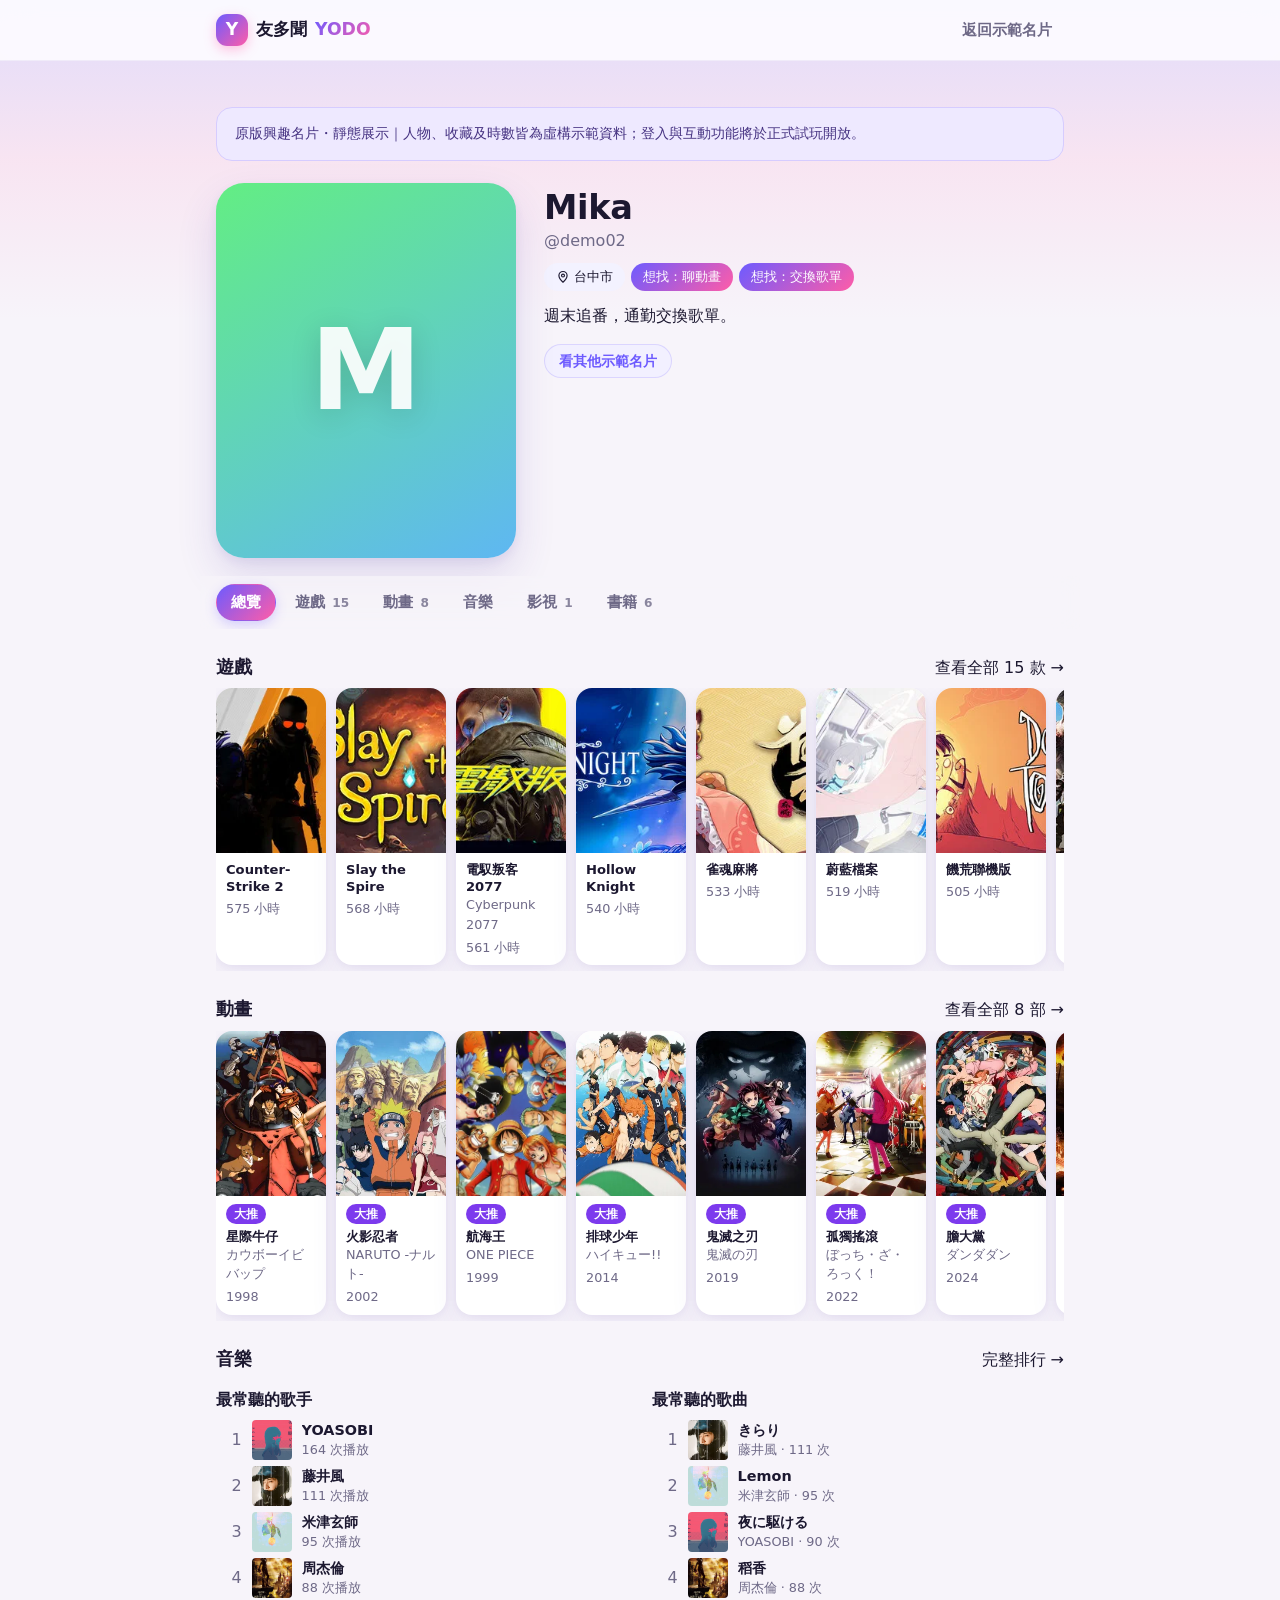
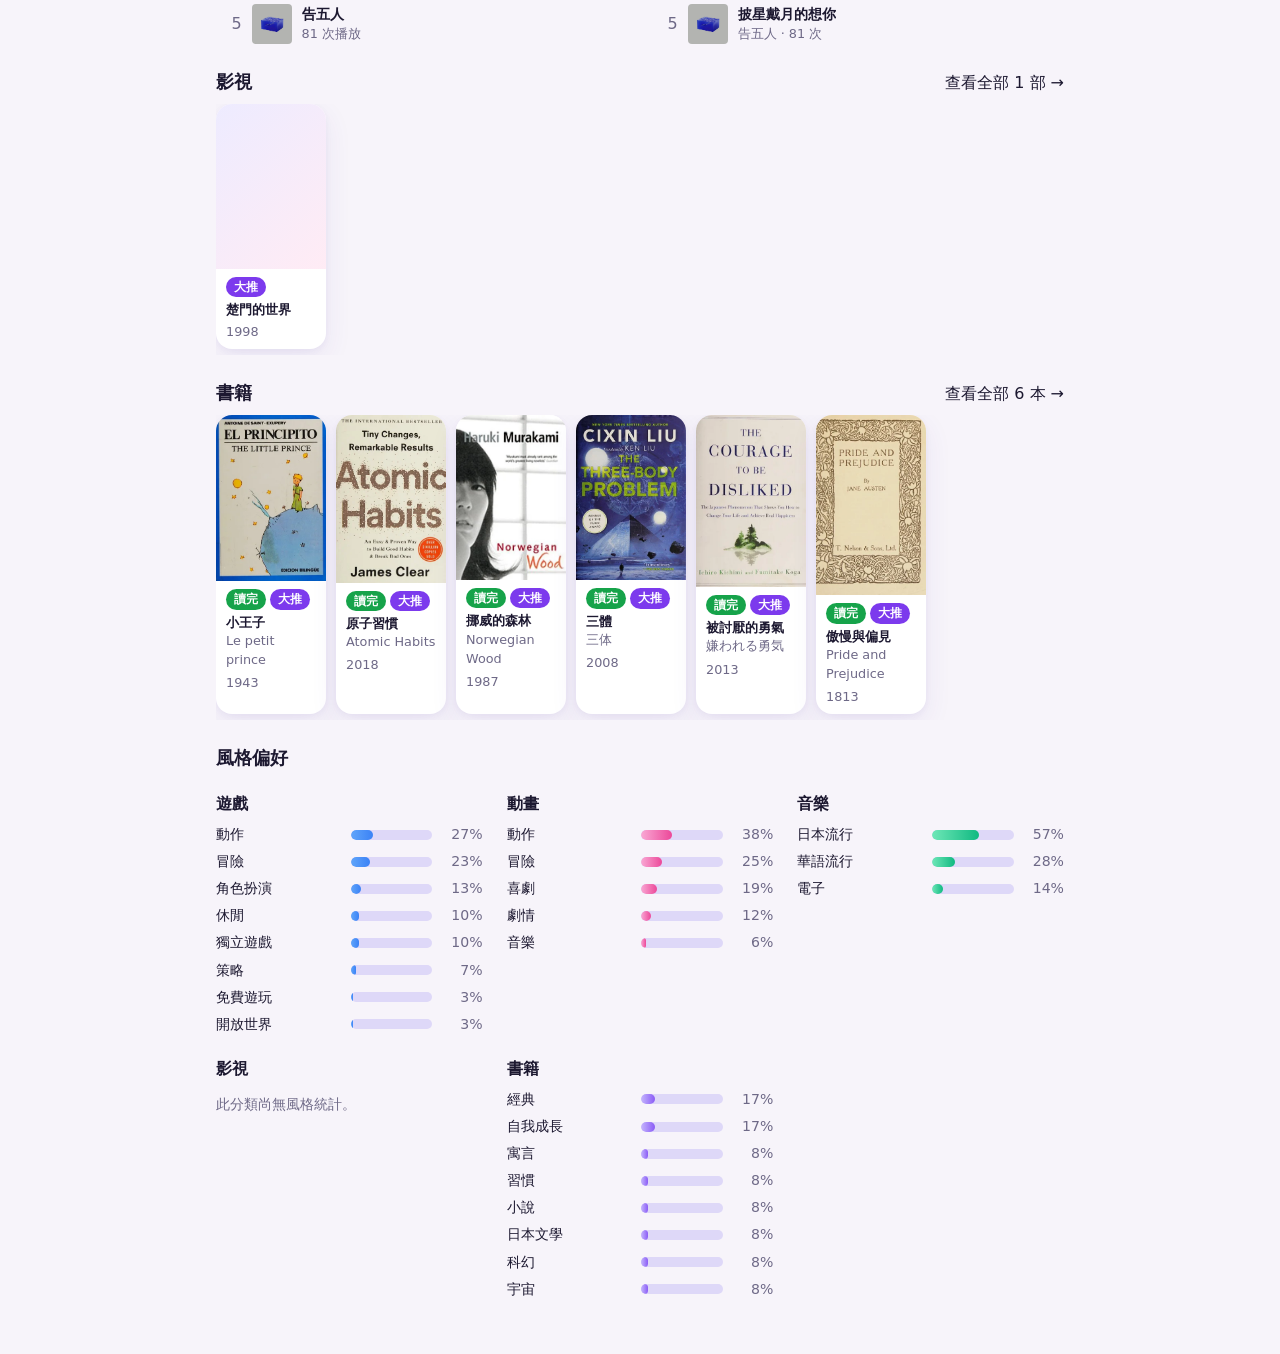
<file: profiles/demo02.html>
<!DOCTYPE html>

<html lang="zh-Hant">
<head>
<meta charset="utf-8"/>
<meta content="width=device-width, initial-scale=1, viewport-fit=cover" name="viewport"/>
<meta content="#6d5bff" name="theme-color"/>
<title>Mika 的興趣名片 · 友多聞 YODO</title>
<meta content="profile" property="og:type"/>
<meta content="Mika 的興趣名片" property="og:title"/>
<meta content="週末追番，通勤交換歌單。" property="og:description"/>
<meta content="https://qwqohmy.github.io/yodo-site/profiles/demo02.html" property="og:url"/>
<meta content="summary" name="twitter:card"/>
<link href="../assets/original/css/style.css" rel="stylesheet"/>
<style>.snapshot-notice{padding:14px 18px;margin:22px 0;background:#eee9ff;color:#463382;border:1px solid #d6ccff;border-radius:16px;font-size:14px;line-height:1.7}a.card:not([href]),a.rank-link:not([href]){cursor:default}.nav-links{display:flex!important}.topbar{position:relative!important}</style></head>
<body>
<header class="topbar">
<nav class="container nav">
<a class="brand" href="../index.html"><span aria-hidden="true" class="brand-mark">Y</span><span class="brand-zh">友多聞</span> <span class="brand-en">YODO</span></a>
<div class="nav-links"><a href="../index.html#profiles">返回示範名片</a></div>
</nav>
</header>
<main class="container"><aside class="snapshot-notice">原版興趣名片・靜態展示｜人物、收藏及時數皆為虛構示範資料；登入與互動功能將於正式試玩開放。</aside>
<section class="profile-hero">
<div class="hero-photos empty" style="--h: 134">
<span aria-hidden="true" class="hero-initial">M</span>
</div>
<div class="hero-info">
<h1>Mika</h1>
<p class="muted handle">@demo02</p>
<p class="profile-meta">
<span class="meta-chip"><svg aria-hidden="true" class="icon" fill="none" focusable="false" height="14" stroke="currentColor" stroke-linecap="round" stroke-linejoin="round" stroke-width="2" viewbox="0 0 24 24" width="14"><path d="M12 21s-7-6.2-7-11.5a7 7 0 0 1 14 0C19 14.8 12 21 12 21Z"></path><circle cx="12" cy="9.5" r="2.5"></circle>
</svg> 台中市</span>
<span class="meta-chip strong">想找：聊動畫</span><span class="meta-chip strong">想找：交換歌單</span>
</p>
<p class="bio">週末追番，通勤交換歌單。</p>
<div class="actions profile-actions"><a class="btn small secondary" href="../index.html#profiles">看其他示範名片</a></div>
</div>
</section>
<nav aria-label="收藏分類" class="tabs" role="tablist">
<button aria-selected="true" data-tab="overview" role="tab" type="button">總覽</button>
<button aria-selected="false" data-tab="game" role="tab" type="button">
      遊戲
      <span class="tab-count">15</span>
</button>
<button aria-selected="false" data-tab="anime" role="tab" type="button">
      動畫
      <span class="tab-count">8</span>
</button>
<button aria-selected="false" data-tab="music" role="tab" type="button">
      音樂

    </button>
<button aria-selected="false" data-tab="film" role="tab" type="button">
      影視
      <span class="tab-count">1</span>
</button>
<button aria-selected="false" data-tab="book" role="tab" type="button">
      書籍
      <span class="tab-count">6</span>
</button>
</nav>
<div data-panel="overview" role="tabpanel">
<section class="category">
<div class="category-head">
<h2>
          遊戲

        </h2>
<button class="link see-all" data-goto="game" type="button">
            查看全部 15 款 →
          </button>
</div>
<div class="row-scroll">
<a class="card" role="group">
<div class="cover"><img alt="" loading="lazy" src="../assets/covers/074a257acdc8bbeff2.webp"/></div>
<div class="card-body">
<div class="card-title">Counter-Strike 2</div>
<div class="card-meta">
<span>575 小時</span>
</div>
</div></a>
<a class="card" role="group">
<div class="cover"><img alt="" loading="lazy" src="../assets/covers/0e22022421da2e33ec.webp"/></div>
<div class="card-body">
<div class="card-title">Slay the Spire</div>
<div class="card-meta">
<span>568 小時</span>
</div>
</div></a>
<a class="card" role="group">
<div class="cover"><img alt="" loading="lazy" src="../assets/covers/5bcf53a02c0d971fff.webp"/></div>
<div class="card-body">
<div class="card-title">電馭叛客 2077</div>
<div class="card-sub">Cyberpunk 2077</div>
<div class="card-meta">
<span>561 小時</span>
</div>
</div></a>
<a class="card" role="group">
<div class="cover"><img alt="" loading="lazy" src="../assets/covers/8d4f17ba8708807e12.webp"/></div>
<div class="card-body">
<div class="card-title">Hollow Knight</div>
<div class="card-meta">
<span>540 小時</span>
</div>
</div></a>
<a class="card" role="group">
<div class="cover"><img alt="" loading="lazy" src="../assets/covers/67e215db21bc50eacd.webp"/></div>
<div class="card-body">
<div class="card-title">雀魂麻將</div>
<div class="card-meta">
<span>533 小時</span>
</div>
</div></a>
<a class="card" role="group">
<div class="cover"><img alt="" loading="lazy" src="../assets/covers/e1d11bc151e35cae7a.webp"/></div>
<div class="card-body">
<div class="card-title">蔚藍檔案</div>
<div class="card-meta">
<span>519 小時</span>
</div>
</div></a>
<a class="card" role="group">
<div class="cover"><img alt="" loading="lazy" src="../assets/covers/127874b3b6d02d565b.webp"/></div>
<div class="card-body">
<div class="card-title">饑荒聯機版</div>
<div class="card-meta">
<span>505 小時</span>
</div>
</div></a>
<a class="card" role="group">
<div class="cover"><img alt="" loading="lazy" src="../assets/covers/820c35ab2a6252aae7.webp"/></div>
<div class="card-body">
<div class="card-title">Monster Hunter: World</div>
<div class="card-meta">
<span>498 小時</span>
</div>
</div></a>
</div>
</section>
<section class="category">
<div class="category-head">
<h2>
          動畫

        </h2>
<button class="link see-all" data-goto="anime" type="button">
            查看全部 8 部 →
          </button>
</div>
<div class="row-scroll">
<a class="card" role="group">
<div class="cover"><img alt="" loading="lazy" src="../assets/covers/2b6cb3e09b40e58ac4.webp"/></div>
<div class="card-body">
<div class="verdict">
<span class="tier tier-great">大推</span>
</div>
<div class="card-title">星際牛仔</div>
<div class="card-sub">カウボーイビバップ</div>
<div class="card-meta">
<span>1998</span>
</div>
</div></a>
<a class="card" role="group">
<div class="cover"><img alt="" loading="lazy" src="../assets/covers/d32a699070c937eaa0.webp"/></div>
<div class="card-body">
<div class="verdict">
<span class="tier tier-great">大推</span>
</div>
<div class="card-title">火影忍者</div>
<div class="card-sub">NARUTO -ナルト-</div>
<div class="card-meta">
<span>2002</span>
</div>
</div></a>
<a class="card" role="group">
<div class="cover"><img alt="" loading="lazy" src="../assets/covers/d4ca8f33a0bf5c1efe.webp"/></div>
<div class="card-body">
<div class="verdict">
<span class="tier tier-great">大推</span>
</div>
<div class="card-title">航海王</div>
<div class="card-sub">ONE PIECE</div>
<div class="card-meta">
<span>1999</span>
</div>
</div></a>
<a class="card" role="group">
<div class="cover"><img alt="" loading="lazy" src="../assets/covers/97d74d404883ceb31c.webp"/></div>
<div class="card-body">
<div class="verdict">
<span class="tier tier-great">大推</span>
</div>
<div class="card-title">排球少年</div>
<div class="card-sub">ハイキュー!!</div>
<div class="card-meta">
<span>2014</span>
</div>
</div></a>
<a class="card" role="group">
<div class="cover"><img alt="" loading="lazy" src="../assets/covers/556f4ff2f9af34246e.webp"/></div>
<div class="card-body">
<div class="verdict">
<span class="tier tier-great">大推</span>
</div>
<div class="card-title">鬼滅之刃</div>
<div class="card-sub">鬼滅の刃</div>
<div class="card-meta">
<span>2019</span>
</div>
</div></a>
<a class="card" role="group">
<div class="cover"><img alt="" loading="lazy" src="../assets/covers/8ae550bbc96b375155.webp"/></div>
<div class="card-body">
<div class="verdict">
<span class="tier tier-great">大推</span>
</div>
<div class="card-title">孤獨搖滾</div>
<div class="card-sub">ぼっち・ざ・ろっく！</div>
<div class="card-meta">
<span>2022</span>
</div>
</div></a>
<a class="card" role="group">
<div class="cover"><img alt="" loading="lazy" src="../assets/covers/414a7cb77d0fbdc418.webp"/></div>
<div class="card-body">
<div class="verdict">
<span class="tier tier-great">大推</span>
</div>
<div class="card-title">膽大黨</div>
<div class="card-sub">ダンダダン</div>
<div class="card-meta">
<span>2024</span>
</div>
</div></a>
<a class="card" role="group">
<div class="cover"><img alt="" loading="lazy" src="../assets/covers/7e7523c77542e5d4d6.webp"/></div>
<div class="card-body">
<div class="verdict">
<span class="tier tier-great">大推</span>
</div>
<div class="card-title">進擊的巨人</div>
<div class="card-sub">進撃の巨人</div>
<div class="card-meta">
<span>2013</span>
</div>
</div></a>
</div>
</section>
<section class="category">
<div class="category-head">
<h2>
          音樂

        </h2>
<button class="link see-all" data-goto="music" type="button">
            完整排行 →
          </button>
</div>
<div class="rankings">
<div>
<h3>最常聽的歌手</h3>
<ol class="rank-list">
<li>
<span class="rank">1</span>
<span class="thumb square"><img alt="" loading="lazy" src="../assets/covers/7731d696d71606f8ce.webp"/></span>
<span class="rank-info">
<span class="card-title">YOASOBI</span>
<span class="card-sub">164 次播放</span>
</span>
</li>
<li>
<span class="rank">2</span>
<span class="thumb square"><img alt="" loading="lazy" src="../assets/covers/e064f7dec9a1745529.webp"/></span>
<span class="rank-info">
<span class="card-title">藤井風</span>
<span class="card-sub">111 次播放</span>
</span>
</li>
<li>
<span class="rank">3</span>
<span class="thumb square"><img alt="" loading="lazy" src="../assets/covers/f0f13bce5062f6b32a.webp"/></span>
<span class="rank-info">
<span class="card-title">米津玄師</span>
<span class="card-sub">95 次播放</span>
</span>
</li>
<li>
<span class="rank">4</span>
<span class="thumb square"><img alt="" loading="lazy" src="../assets/covers/505a8f259df3c21bb1.webp"/></span>
<span class="rank-info">
<span class="card-title">周杰倫</span>
<span class="card-sub">88 次播放</span>
</span>
</li>
<li>
<span class="rank">5</span>
<span class="thumb square"><img alt="" loading="lazy" src="../assets/covers/32cc67b1c11f7498df.webp"/></span>
<span class="rank-info">
<span class="card-title">告五人</span>
<span class="card-sub">81 次播放</span>
</span>
</li>
</ol>
</div>
<div>
<h3>最常聽的歌曲</h3>
<ol class="rank-list">
<li><a class="rank-link" role="group">
<span class="rank">1</span>
<span class="thumb square"><img alt="" loading="lazy" src="../assets/covers/e064f7dec9a1745529.webp"/></span>
<span class="rank-info">
<span class="card-title">きらり</span>
<span class="card-sub">藤井風 · 111 次</span>
</span>
</a></li>
<li><a class="rank-link" role="group">
<span class="rank">2</span>
<span class="thumb square"><img alt="" loading="lazy" src="../assets/covers/f0f13bce5062f6b32a.webp"/></span>
<span class="rank-info">
<span class="card-title">Lemon</span>
<span class="card-sub">米津玄師 · 95 次</span>
</span>
</a></li>
<li><a class="rank-link" role="group">
<span class="rank">3</span>
<span class="thumb square"><img alt="" loading="lazy" src="../assets/covers/7731d696d71606f8ce.webp"/></span>
<span class="rank-info">
<span class="card-title">夜に駆ける</span>
<span class="card-sub">YOASOBI · 90 次</span>
</span>
</a></li>
<li><a class="rank-link" role="group">
<span class="rank">4</span>
<span class="thumb square"><img alt="" loading="lazy" src="../assets/covers/505a8f259df3c21bb1.webp"/></span>
<span class="rank-info">
<span class="card-title">稻香</span>
<span class="card-sub">周杰倫 · 88 次</span>
</span>
</a></li>
<li><a class="rank-link" role="group">
<span class="rank">5</span>
<span class="thumb square"><img alt="" loading="lazy" src="../assets/covers/32cc67b1c11f7498df.webp"/></span>
<span class="rank-info">
<span class="card-title">披星戴月的想你</span>
<span class="card-sub">告五人 · 81 次</span>
</span>
</a></li>
</ol>
</div>
</div>
</section>
<section class="category">
<div class="category-head">
<h2>
          影視

        </h2>
<button class="link see-all" data-goto="film" type="button">
            查看全部 1 部 →
          </button>
</div>
<div class="row-scroll">
<a class="card" role="group">
<div class="cover"></div>
<div class="card-body">
<div class="verdict">
<span class="tier tier-great">大推</span>
</div>
<div class="card-title">楚門的世界</div>
<div class="card-meta">
<span>1998</span>
</div>
</div></a>
</div>
</section>
<section class="category">
<div class="category-head">
<h2>
          書籍

        </h2>
<button class="link see-all" data-goto="book" type="button">
            查看全部 6 本 →
          </button>
</div>
<div class="row-scroll">
<a class="card" role="group">
<div class="cover"><img alt="" loading="lazy" src="../assets/covers/62bae1625b8ddc7210.webp"/></div>
<div class="card-body">
<div class="verdict">
<span class="status-chip status-read">讀完</span>
<span class="tier tier-great">大推</span>
</div>
<div class="card-title">小王子</div>
<div class="card-sub">Le petit prince</div>
<div class="card-meta">
<span>1943</span>
</div>
</div></a>
<a class="card" role="group">
<div class="cover"><img alt="" loading="lazy" src="../assets/covers/8b8772387e31d073b2.webp"/></div>
<div class="card-body">
<div class="verdict">
<span class="status-chip status-read">讀完</span>
<span class="tier tier-great">大推</span>
</div>
<div class="card-title">原子習慣</div>
<div class="card-sub">Atomic Habits</div>
<div class="card-meta">
<span>2018</span>
</div>
</div></a>
<a class="card" role="group">
<div class="cover"><img alt="" loading="lazy" src="../assets/covers/6b09e67f378609f995.webp"/></div>
<div class="card-body">
<div class="verdict">
<span class="status-chip status-read">讀完</span>
<span class="tier tier-great">大推</span>
</div>
<div class="card-title">挪威的森林</div>
<div class="card-sub">Norwegian Wood</div>
<div class="card-meta">
<span>1987</span>
</div>
</div></a>
<a class="card" role="group">
<div class="cover"><img alt="" loading="lazy" src="../assets/covers/963feafde2822e373c.webp"/></div>
<div class="card-body">
<div class="verdict">
<span class="status-chip status-read">讀完</span>
<span class="tier tier-great">大推</span>
</div>
<div class="card-title">三體</div>
<div class="card-sub">三体</div>
<div class="card-meta">
<span>2008</span>
</div>
</div></a>
<a class="card" role="group">
<div class="cover"><img alt="" loading="lazy" src="../assets/covers/cf5610828ebe5f041c.webp"/></div>
<div class="card-body">
<div class="verdict">
<span class="status-chip status-read">讀完</span>
<span class="tier tier-great">大推</span>
</div>
<div class="card-title">被討厭的勇氣</div>
<div class="card-sub">嫌われる勇気</div>
<div class="card-meta">
<span>2013</span>
</div>
</div></a>
<a class="card" role="group">
<div class="cover"><img alt="" loading="lazy" src="../assets/covers/0a9a9a9951c01d1a64.webp"/></div>
<div class="card-body">
<div class="verdict">
<span class="status-chip status-read">讀完</span>
<span class="tier tier-great">大推</span>
</div>
<div class="card-title">傲慢與偏見</div>
<div class="card-sub">Pride and Prejudice</div>
<div class="card-meta">
<span>1813</span>
</div>
</div></a>
</div>
</section>
<section class="category">
<h2>風格偏好</h2>
<div class="style-grid">
<div><h3>遊戲</h3>
<ul class="style-bars cat-game">
<li><span class="style-name">動作</span><span class="style-track"><span class="style-fill" style="width: 27%"></span></span><span class="style-pct">27%</span></li>
<li><span class="style-name">冒險</span><span class="style-track"><span class="style-fill" style="width: 23%"></span></span><span class="style-pct">23%</span></li>
<li><span class="style-name">角色扮演</span><span class="style-track"><span class="style-fill" style="width: 13%"></span></span><span class="style-pct">13%</span></li>
<li><span class="style-name">休閒</span><span class="style-track"><span class="style-fill" style="width: 10%"></span></span><span class="style-pct">10%</span></li>
<li><span class="style-name">獨立遊戲</span><span class="style-track"><span class="style-fill" style="width: 10%"></span></span><span class="style-pct">10%</span></li>
<li><span class="style-name">策略</span><span class="style-track"><span class="style-fill" style="width: 7%"></span></span><span class="style-pct">7%</span></li>
<li><span class="style-name">免費遊玩</span><span class="style-track"><span class="style-fill" style="width: 3%"></span></span><span class="style-pct">3%</span></li>
<li><span class="style-name">開放世界</span><span class="style-track"><span class="style-fill" style="width: 3%"></span></span><span class="style-pct">3%</span></li>
</ul>
</div>
<div><h3>動畫</h3>
<ul class="style-bars cat-anime">
<li><span class="style-name">動作</span><span class="style-track"><span class="style-fill" style="width: 38%"></span></span><span class="style-pct">38%</span></li>
<li><span class="style-name">冒險</span><span class="style-track"><span class="style-fill" style="width: 25%"></span></span><span class="style-pct">25%</span></li>
<li><span class="style-name">喜劇</span><span class="style-track"><span class="style-fill" style="width: 19%"></span></span><span class="style-pct">19%</span></li>
<li><span class="style-name">劇情</span><span class="style-track"><span class="style-fill" style="width: 12%"></span></span><span class="style-pct">12%</span></li>
<li><span class="style-name">音樂</span><span class="style-track"><span class="style-fill" style="width: 6%"></span></span><span class="style-pct">6%</span></li>
</ul>
</div>
<div><h3>音樂</h3>
<ul class="style-bars cat-music">
<li><span class="style-name">日本流行</span><span class="style-track"><span class="style-fill" style="width: 57%"></span></span><span class="style-pct">57%</span></li>
<li><span class="style-name">華語流行</span><span class="style-track"><span class="style-fill" style="width: 28%"></span></span><span class="style-pct">28%</span></li>
<li><span class="style-name">電子</span><span class="style-track"><span class="style-fill" style="width: 14%"></span></span><span class="style-pct">14%</span></li>
</ul>
</div>
<div><h3>影視</h3>
<p class="muted small">此分類尚無風格統計。</p>
</div>
<div><h3>書籍</h3>
<ul class="style-bars cat-book">
<li><span class="style-name">經典</span><span class="style-track"><span class="style-fill" style="width: 17%"></span></span><span class="style-pct">17%</span></li>
<li><span class="style-name">自我成長</span><span class="style-track"><span class="style-fill" style="width: 17%"></span></span><span class="style-pct">17%</span></li>
<li><span class="style-name">寓言</span><span class="style-track"><span class="style-fill" style="width: 8%"></span></span><span class="style-pct">8%</span></li>
<li><span class="style-name">習慣</span><span class="style-track"><span class="style-fill" style="width: 8%"></span></span><span class="style-pct">8%</span></li>
<li><span class="style-name">小說</span><span class="style-track"><span class="style-fill" style="width: 8%"></span></span><span class="style-pct">8%</span></li>
<li><span class="style-name">日本文學</span><span class="style-track"><span class="style-fill" style="width: 8%"></span></span><span class="style-pct">8%</span></li>
<li><span class="style-name">科幻</span><span class="style-track"><span class="style-fill" style="width: 8%"></span></span><span class="style-pct">8%</span></li>
<li><span class="style-name">宇宙</span><span class="style-track"><span class="style-fill" style="width: 8%"></span></span><span class="style-pct">8%</span></li>
</ul>
</div>
</div>
</section>
</div>
<div data-panel="game" role="tabpanel">
<details class="style-details" open="">
<summary>Mika 喜歡的遊戲風格</summary>
<ul class="style-bars cat-game">
<li><span class="style-name">動作</span><span class="style-track"><span class="style-fill" style="width: 27%"></span></span><span class="style-pct">27%</span></li>
<li><span class="style-name">冒險</span><span class="style-track"><span class="style-fill" style="width: 23%"></span></span><span class="style-pct">23%</span></li>
<li><span class="style-name">角色扮演</span><span class="style-track"><span class="style-fill" style="width: 13%"></span></span><span class="style-pct">13%</span></li>
<li><span class="style-name">休閒</span><span class="style-track"><span class="style-fill" style="width: 10%"></span></span><span class="style-pct">10%</span></li>
<li><span class="style-name">獨立遊戲</span><span class="style-track"><span class="style-fill" style="width: 10%"></span></span><span class="style-pct">10%</span></li>
<li><span class="style-name">策略</span><span class="style-track"><span class="style-fill" style="width: 7%"></span></span><span class="style-pct">7%</span></li>
<li><span class="style-name">免費遊玩</span><span class="style-track"><span class="style-fill" style="width: 3%"></span></span><span class="style-pct">3%</span></li>
<li><span class="style-name">開放世界</span><span class="style-track"><span class="style-fill" style="width: 3%"></span></span><span class="style-pct">3%</span></li>
</ul>
</details>
<section class="category">
<div class="grid compact" data-paged="24">
<a class="card" role="group">
<div class="cover"><img alt="" loading="lazy" src="../assets/covers/074a257acdc8bbeff2.webp"/></div>
<div class="card-body">
<div class="card-title">Counter-Strike 2</div>
<div class="card-meta">
<span>575 小時</span>
</div>
</div></a>
<a class="card" role="group">
<div class="cover"><img alt="" loading="lazy" src="../assets/covers/0e22022421da2e33ec.webp"/></div>
<div class="card-body">
<div class="card-title">Slay the Spire</div>
<div class="card-meta">
<span>568 小時</span>
</div>
</div></a>
<a class="card" role="group">
<div class="cover"><img alt="" loading="lazy" src="../assets/covers/5bcf53a02c0d971fff.webp"/></div>
<div class="card-body">
<div class="card-title">電馭叛客 2077</div>
<div class="card-sub">Cyberpunk 2077</div>
<div class="card-meta">
<span>561 小時</span>
</div>
</div></a>
<a class="card" role="group">
<div class="cover"><img alt="" loading="lazy" src="../assets/covers/8d4f17ba8708807e12.webp"/></div>
<div class="card-body">
<div class="card-title">Hollow Knight</div>
<div class="card-meta">
<span>540 小時</span>
</div>
</div></a>
<a class="card" role="group">
<div class="cover"><img alt="" loading="lazy" src="../assets/covers/67e215db21bc50eacd.webp"/></div>
<div class="card-body">
<div class="card-title">雀魂麻將</div>
<div class="card-meta">
<span>533 小時</span>
</div>
</div></a>
<a class="card" role="group">
<div class="cover"><img alt="" loading="lazy" src="../assets/covers/e1d11bc151e35cae7a.webp"/></div>
<div class="card-body">
<div class="card-title">蔚藍檔案</div>
<div class="card-meta">
<span>519 小時</span>
</div>
</div></a>
<a class="card" role="group">
<div class="cover"><img alt="" loading="lazy" src="../assets/covers/127874b3b6d02d565b.webp"/></div>
<div class="card-body">
<div class="card-title">饑荒聯機版</div>
<div class="card-meta">
<span>505 小時</span>
</div>
</div></a>
<a class="card" role="group">
<div class="cover"><img alt="" loading="lazy" src="../assets/covers/820c35ab2a6252aae7.webp"/></div>
<div class="card-body">
<div class="card-title">Monster Hunter: World</div>
<div class="card-meta">
<span>498 小時</span>
</div>
</div></a>
<a class="card" role="group">
<div class="cover"><img alt="" loading="lazy" src="../assets/covers/ac36a4a41db6f7841a.webp"/></div>
<div class="card-body">
<div class="card-title">Apex 英雄</div>
<div class="card-sub">《Apex 英雄》</div>
<div class="card-meta">
<span>477 小時</span>
</div>
</div></a>
<a class="card" role="group">
<div class="cover"><img alt="" loading="lazy" src="../assets/covers/310a35600ded8fd12a.webp"/></div>
<div class="card-body">
<div class="card-title">Bongo Cat</div>
<div class="card-meta">
<span>470 小時</span>
</div>
</div></a>
<a class="card" role="group">
<div class="cover"><img alt="" loading="lazy" src="../assets/covers/12aec4f4104336236d.webp"/></div>
<div class="card-body">
<div class="card-title">7 Days to Die</div>
<div class="card-meta">
<span>463 小時</span>
</div>
</div></a>
<a class="card" role="group">
<div class="cover"><img alt="" loading="lazy" src="../assets/covers/f958a5e1f662212ac4.webp"/></div>
<div class="card-body">
<div class="card-title">柏德之門 3</div>
<div class="card-sub">柏德之門3</div>
<div class="card-meta">
<span>225 小時</span>
</div>
</div></a>
<a class="card" role="group">
<div class="cover"><img alt="" loading="lazy" src="../assets/covers/5136969fab756b86e9.webp"/></div>
<div class="card-body">
<div class="card-title">Portal 2</div>
<div class="card-meta">
<span>218 小時</span>
</div>
</div></a>
<a class="card" role="group">
<div class="cover"><img alt="" loading="lazy" src="../assets/covers/09207791f6a7cf821d.webp"/></div>
<div class="card-body">
<div class="card-title">艾爾登法環</div>
<div class="card-meta">
<span>204 小時</span>
</div>
</div></a>
<a class="card" role="group">
<div class="cover"><img alt="" loading="lazy" src="../assets/covers/dc8cb1f813f17c19dd.webp"/></div>
<div class="card-body">
<div class="card-title">Stardew Valley</div>
<div class="card-meta">
<span>190 小時</span>
</div>
</div></a>
</div>
</section>
</div>
<div data-panel="anime" role="tabpanel">
<details class="style-details" open="">
<summary>Mika 喜歡的動畫風格</summary>
<ul class="style-bars cat-anime">
<li><span class="style-name">動作</span><span class="style-track"><span class="style-fill" style="width: 38%"></span></span><span class="style-pct">38%</span></li>
<li><span class="style-name">冒險</span><span class="style-track"><span class="style-fill" style="width: 25%"></span></span><span class="style-pct">25%</span></li>
<li><span class="style-name">喜劇</span><span class="style-track"><span class="style-fill" style="width: 19%"></span></span><span class="style-pct">19%</span></li>
<li><span class="style-name">劇情</span><span class="style-track"><span class="style-fill" style="width: 12%"></span></span><span class="style-pct">12%</span></li>
<li><span class="style-name">音樂</span><span class="style-track"><span class="style-fill" style="width: 6%"></span></span><span class="style-pct">6%</span></li>
</ul>
</details>
<section class="category">
<h3 class="tier-heading">大推 <span class="muted small">8</span></h3>
<div class="grid compact">
<a class="card" role="group">
<div class="cover"><img alt="" loading="lazy" src="../assets/covers/2b6cb3e09b40e58ac4.webp"/></div>
<div class="card-body">
<div class="verdict">
<span class="tier tier-great">大推</span>
</div>
<div class="card-title">星際牛仔</div>
<div class="card-sub">カウボーイビバップ</div>
<div class="card-meta">
<span>1998</span>
</div>
</div></a>
<a class="card" role="group">
<div class="cover"><img alt="" loading="lazy" src="../assets/covers/d32a699070c937eaa0.webp"/></div>
<div class="card-body">
<div class="verdict">
<span class="tier tier-great">大推</span>
</div>
<div class="card-title">火影忍者</div>
<div class="card-sub">NARUTO -ナルト-</div>
<div class="card-meta">
<span>2002</span>
</div>
</div></a>
<a class="card" role="group">
<div class="cover"><img alt="" loading="lazy" src="../assets/covers/d4ca8f33a0bf5c1efe.webp"/></div>
<div class="card-body">
<div class="verdict">
<span class="tier tier-great">大推</span>
</div>
<div class="card-title">航海王</div>
<div class="card-sub">ONE PIECE</div>
<div class="card-meta">
<span>1999</span>
</div>
</div></a>
<a class="card" role="group">
<div class="cover"><img alt="" loading="lazy" src="../assets/covers/97d74d404883ceb31c.webp"/></div>
<div class="card-body">
<div class="verdict">
<span class="tier tier-great">大推</span>
</div>
<div class="card-title">排球少年</div>
<div class="card-sub">ハイキュー!!</div>
<div class="card-meta">
<span>2014</span>
</div>
</div></a>
<a class="card" role="group">
<div class="cover"><img alt="" loading="lazy" src="../assets/covers/556f4ff2f9af34246e.webp"/></div>
<div class="card-body">
<div class="verdict">
<span class="tier tier-great">大推</span>
</div>
<div class="card-title">鬼滅之刃</div>
<div class="card-sub">鬼滅の刃</div>
<div class="card-meta">
<span>2019</span>
</div>
</div></a>
<a class="card" role="group">
<div class="cover"><img alt="" loading="lazy" src="../assets/covers/8ae550bbc96b375155.webp"/></div>
<div class="card-body">
<div class="verdict">
<span class="tier tier-great">大推</span>
</div>
<div class="card-title">孤獨搖滾</div>
<div class="card-sub">ぼっち・ざ・ろっく！</div>
<div class="card-meta">
<span>2022</span>
</div>
</div></a>
<a class="card" role="group">
<div class="cover"><img alt="" loading="lazy" src="../assets/covers/414a7cb77d0fbdc418.webp"/></div>
<div class="card-body">
<div class="verdict">
<span class="tier tier-great">大推</span>
</div>
<div class="card-title">膽大黨</div>
<div class="card-sub">ダンダダン</div>
<div class="card-meta">
<span>2024</span>
</div>
</div></a>
<a class="card" role="group">
<div class="cover"><img alt="" loading="lazy" src="../assets/covers/7e7523c77542e5d4d6.webp"/></div>
<div class="card-body">
<div class="verdict">
<span class="tier tier-great">大推</span>
</div>
<div class="card-title">進擊的巨人</div>
<div class="card-sub">進撃の巨人</div>
<div class="card-meta">
<span>2013</span>
</div>
</div></a>
</div>
</section>
</div>
<div data-panel="music" role="tabpanel">
<details class="style-details" open="">
<summary>Mika 喜歡的音樂風格</summary>
<ul class="style-bars cat-music">
<li><span class="style-name">日本流行</span><span class="style-track"><span class="style-fill" style="width: 57%"></span></span><span class="style-pct">57%</span></li>
<li><span class="style-name">華語流行</span><span class="style-track"><span class="style-fill" style="width: 28%"></span></span><span class="style-pct">28%</span></li>
<li><span class="style-name">電子</span><span class="style-track"><span class="style-fill" style="width: 14%"></span></span><span class="style-pct">14%</span></li>
</ul>
</details>
<section class="category">
<div class="rankings">
<div>
<h3>最常聽的歌手</h3>
<ol class="rank-list">
<li>
<span class="rank">1</span>
<span class="thumb square"><img alt="" loading="lazy" src="../assets/covers/7731d696d71606f8ce.webp"/></span>
<span class="rank-info">
<span class="card-title">YOASOBI</span>
<span class="card-sub">164 次播放</span>
</span>
</li>
<li>
<span class="rank">2</span>
<span class="thumb square"><img alt="" loading="lazy" src="../assets/covers/e064f7dec9a1745529.webp"/></span>
<span class="rank-info">
<span class="card-title">藤井風</span>
<span class="card-sub">111 次播放</span>
</span>
</li>
<li>
<span class="rank">3</span>
<span class="thumb square"><img alt="" loading="lazy" src="../assets/covers/f0f13bce5062f6b32a.webp"/></span>
<span class="rank-info">
<span class="card-title">米津玄師</span>
<span class="card-sub">95 次播放</span>
</span>
</li>
<li>
<span class="rank">4</span>
<span class="thumb square"><img alt="" loading="lazy" src="../assets/covers/505a8f259df3c21bb1.webp"/></span>
<span class="rank-info">
<span class="card-title">周杰倫</span>
<span class="card-sub">88 次播放</span>
</span>
</li>
<li>
<span class="rank">5</span>
<span class="thumb square"><img alt="" loading="lazy" src="../assets/covers/32cc67b1c11f7498df.webp"/></span>
<span class="rank-info">
<span class="card-title">告五人</span>
<span class="card-sub">81 次播放</span>
</span>
</li>
</ol>
</div>
<div>
<h3>最常聽的歌曲</h3>
<ol class="rank-list">
<li><a class="rank-link" role="group">
<span class="rank">1</span>
<span class="thumb square"><img alt="" loading="lazy" src="../assets/covers/e064f7dec9a1745529.webp"/></span>
<span class="rank-info">
<span class="card-title">きらり</span>
<span class="card-sub">藤井風 · 111 次</span>
</span>
</a></li>
<li><a class="rank-link" role="group">
<span class="rank">2</span>
<span class="thumb square"><img alt="" loading="lazy" src="../assets/covers/f0f13bce5062f6b32a.webp"/></span>
<span class="rank-info">
<span class="card-title">Lemon</span>
<span class="card-sub">米津玄師 · 95 次</span>
</span>
</a></li>
<li><a class="rank-link" role="group">
<span class="rank">3</span>
<span class="thumb square"><img alt="" loading="lazy" src="../assets/covers/7731d696d71606f8ce.webp"/></span>
<span class="rank-info">
<span class="card-title">夜に駆ける</span>
<span class="card-sub">YOASOBI · 90 次</span>
</span>
</a></li>
<li><a class="rank-link" role="group">
<span class="rank">4</span>
<span class="thumb square"><img alt="" loading="lazy" src="../assets/covers/505a8f259df3c21bb1.webp"/></span>
<span class="rank-info">
<span class="card-title">稻香</span>
<span class="card-sub">周杰倫 · 88 次</span>
</span>
</a></li>
<li><a class="rank-link" role="group">
<span class="rank">5</span>
<span class="thumb square"><img alt="" loading="lazy" src="../assets/covers/32cc67b1c11f7498df.webp"/></span>
<span class="rank-info">
<span class="card-title">披星戴月的想你</span>
<span class="card-sub">告五人 · 81 次</span>
</span>
</a></li>
<li><a class="rank-link" role="group">
<span class="rank">6</span>
<span class="thumb square"><img alt="" loading="lazy" src="../assets/covers/fc495dbbd063b105fa.webp"/></span>
<span class="rank-info">
<span class="card-title">偶像</span>
<span class="card-sub">YOASOBI · 74 次</span>
</span>
</a></li>
</ol>
</div>
</div>
</section>
</div>
<div data-panel="film" role="tabpanel">
<section class="category">
<h3 class="tier-heading">大推 <span class="muted small">1</span></h3>
<div class="grid compact">
<a class="card" role="group">
<div class="cover"></div>
<div class="card-body">
<div class="verdict">
<span class="tier tier-great">大推</span>
</div>
<div class="card-title">楚門的世界</div>
<div class="card-meta">
<span>1998</span>
</div>
</div></a>
</div>
</section>
</div>
<div data-panel="book" role="tabpanel">
<details class="style-details" open="">
<summary>Mika 喜歡的書籍風格</summary>
<ul class="style-bars cat-book">
<li><span class="style-name">經典</span><span class="style-track"><span class="style-fill" style="width: 17%"></span></span><span class="style-pct">17%</span></li>
<li><span class="style-name">自我成長</span><span class="style-track"><span class="style-fill" style="width: 17%"></span></span><span class="style-pct">17%</span></li>
<li><span class="style-name">寓言</span><span class="style-track"><span class="style-fill" style="width: 8%"></span></span><span class="style-pct">8%</span></li>
<li><span class="style-name">習慣</span><span class="style-track"><span class="style-fill" style="width: 8%"></span></span><span class="style-pct">8%</span></li>
<li><span class="style-name">小說</span><span class="style-track"><span class="style-fill" style="width: 8%"></span></span><span class="style-pct">8%</span></li>
<li><span class="style-name">日本文學</span><span class="style-track"><span class="style-fill" style="width: 8%"></span></span><span class="style-pct">8%</span></li>
<li><span class="style-name">科幻</span><span class="style-track"><span class="style-fill" style="width: 8%"></span></span><span class="style-pct">8%</span></li>
<li><span class="style-name">宇宙</span><span class="style-track"><span class="style-fill" style="width: 8%"></span></span><span class="style-pct">8%</span></li>
</ul>
</details>
<section class="category">
<h3 class="tier-heading">讀完 <span class="muted small">6</span></h3>
<div class="grid compact">
<a class="card" role="group">
<div class="cover"><img alt="" loading="lazy" src="../assets/covers/62bae1625b8ddc7210.webp"/></div>
<div class="card-body">
<div class="verdict">
<span class="status-chip status-read">讀完</span>
<span class="tier tier-great">大推</span>
</div>
<div class="card-title">小王子</div>
<div class="card-sub">Le petit prince</div>
<div class="card-meta">
<span>1943</span>
</div>
</div></a>
<a class="card" role="group">
<div class="cover"><img alt="" loading="lazy" src="../assets/covers/8b8772387e31d073b2.webp"/></div>
<div class="card-body">
<div class="verdict">
<span class="status-chip status-read">讀完</span>
<span class="tier tier-great">大推</span>
</div>
<div class="card-title">原子習慣</div>
<div class="card-sub">Atomic Habits</div>
<div class="card-meta">
<span>2018</span>
</div>
</div></a>
<a class="card" role="group">
<div class="cover"><img alt="" loading="lazy" src="../assets/covers/6b09e67f378609f995.webp"/></div>
<div class="card-body">
<div class="verdict">
<span class="status-chip status-read">讀完</span>
<span class="tier tier-great">大推</span>
</div>
<div class="card-title">挪威的森林</div>
<div class="card-sub">Norwegian Wood</div>
<div class="card-meta">
<span>1987</span>
</div>
</div></a>
<a class="card" role="group">
<div class="cover"><img alt="" loading="lazy" src="../assets/covers/963feafde2822e373c.webp"/></div>
<div class="card-body">
<div class="verdict">
<span class="status-chip status-read">讀完</span>
<span class="tier tier-great">大推</span>
</div>
<div class="card-title">三體</div>
<div class="card-sub">三体</div>
<div class="card-meta">
<span>2008</span>
</div>
</div></a>
<a class="card" role="group">
<div class="cover"><img alt="" loading="lazy" src="../assets/covers/cf5610828ebe5f041c.webp"/></div>
<div class="card-body">
<div class="verdict">
<span class="status-chip status-read">讀完</span>
<span class="tier tier-great">大推</span>
</div>
<div class="card-title">被討厭的勇氣</div>
<div class="card-sub">嫌われる勇気</div>
<div class="card-meta">
<span>2013</span>
</div>
</div></a>
<a class="card" role="group">
<div class="cover"><img alt="" loading="lazy" src="../assets/covers/0a9a9a9951c01d1a64.webp"/></div>
<div class="card-body">
<div class="verdict">
<span class="status-chip status-read">讀完</span>
<span class="tier tier-great">大推</span>
</div>
<div class="card-title">傲慢與偏見</div>
<div class="card-sub">Pride and Prejudice</div>
<div class="card-meta">
<span>1813</span>
</div>
</div></a>
</div>
</section>
</div>
</main>
<script>
  document.querySelectorAll("[data-copy]").forEach((btn) => {
    btn.addEventListener("click", async () => {
      try {
        await navigator.clipboard.writeText(btn.dataset.copy);
        const before = btn.innerHTML;
        btn.textContent = "已複製！";
        setTimeout(() => { btn.innerHTML = before; }, 1500);
      } catch {
        prompt("複製：", btn.dataset.copy);
      }
    });
  });

  // Photo carousel: swipe (native scroll-snap), arrows, and dots that follow the scroll.
  document.querySelectorAll("[data-carousel]").forEach((box) => {
    const track = box.querySelector(".hero-track");
    const dots = [...box.querySelectorAll(".hero-dots span")];
    const go = (dir) => track.scrollBy({ left: dir * track.clientWidth, behavior: "smooth" });
    box.querySelectorAll("[data-dir]").forEach((b) => b.addEventListener("click", () => go(Number(b.dataset.dir))));
    track.addEventListener("scroll", () => {
      const i = Math.round(track.scrollLeft / track.clientWidth);
      dots.forEach((d, j) => d.classList.toggle("on", i === j));
    }, { passive: true });
  });
</script>
<script src="../assets/original/js/tabs.js"></script>
</body>
</html>
</file>
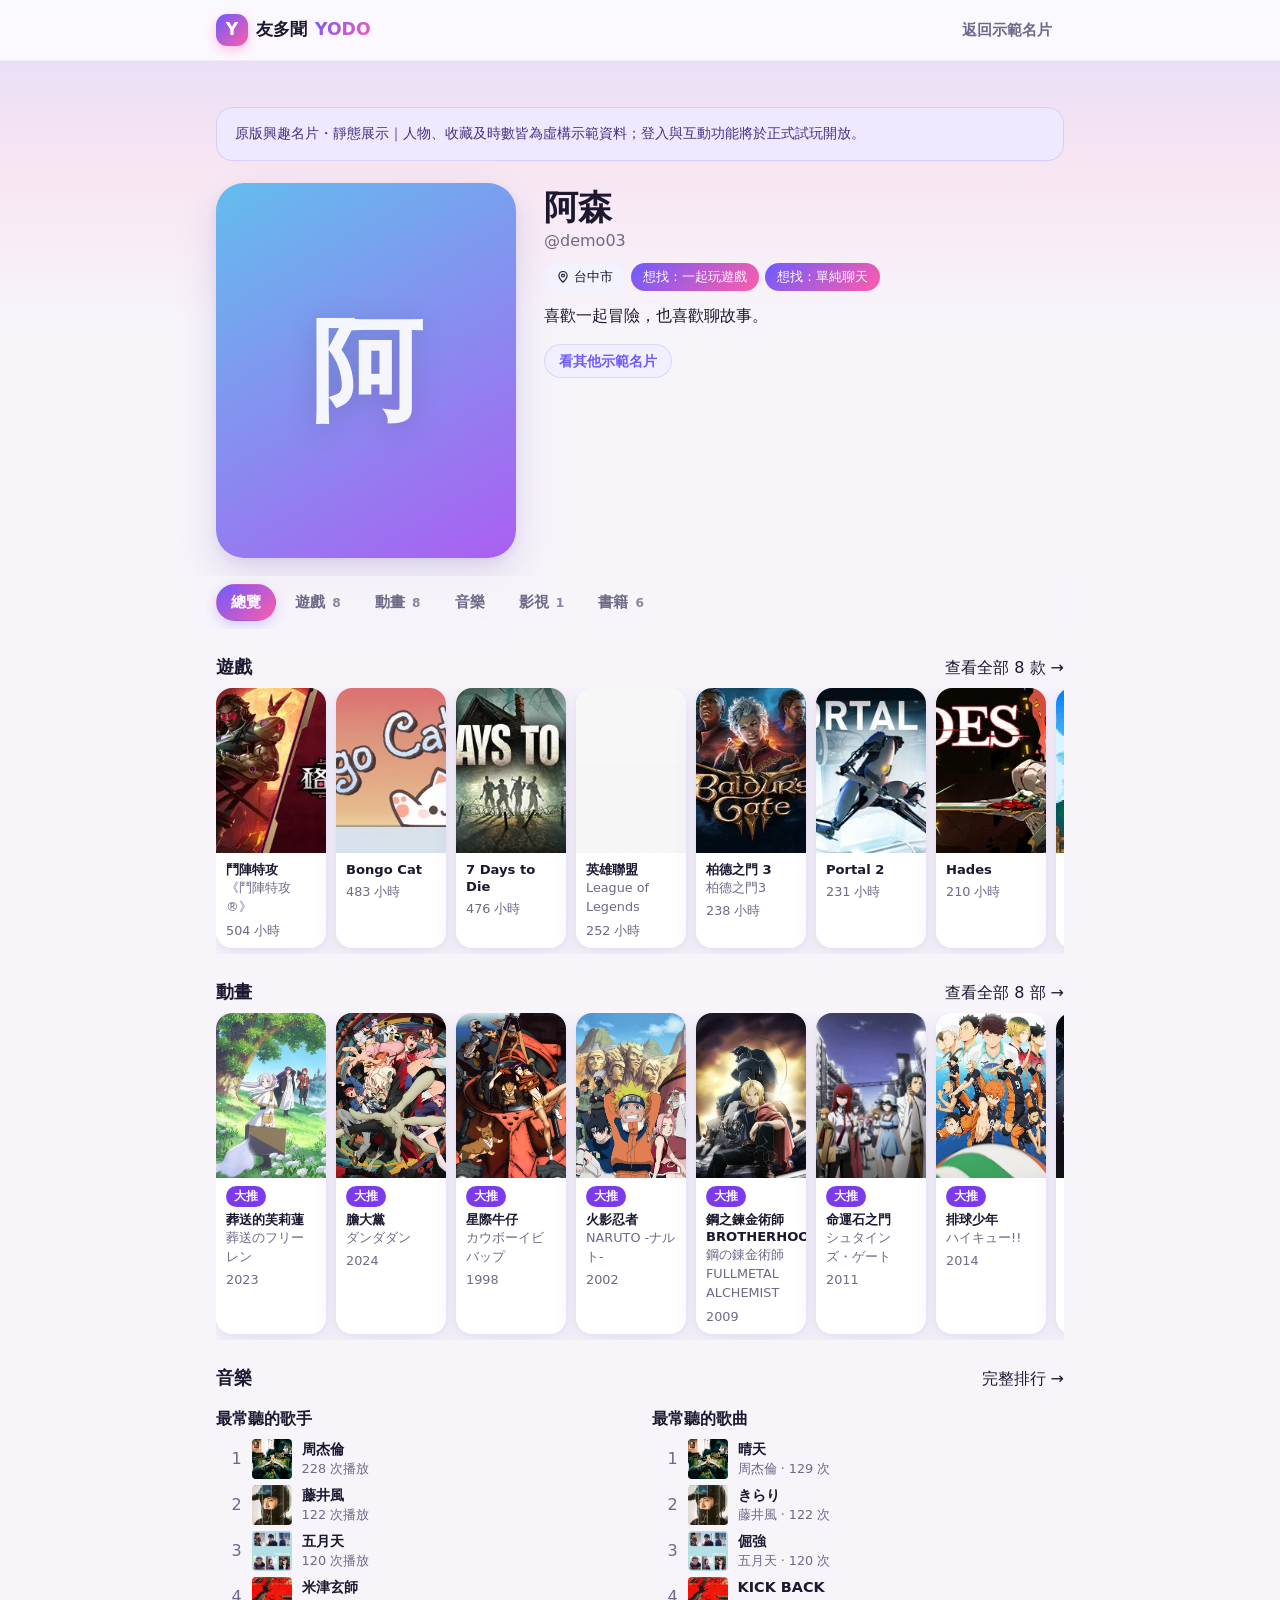
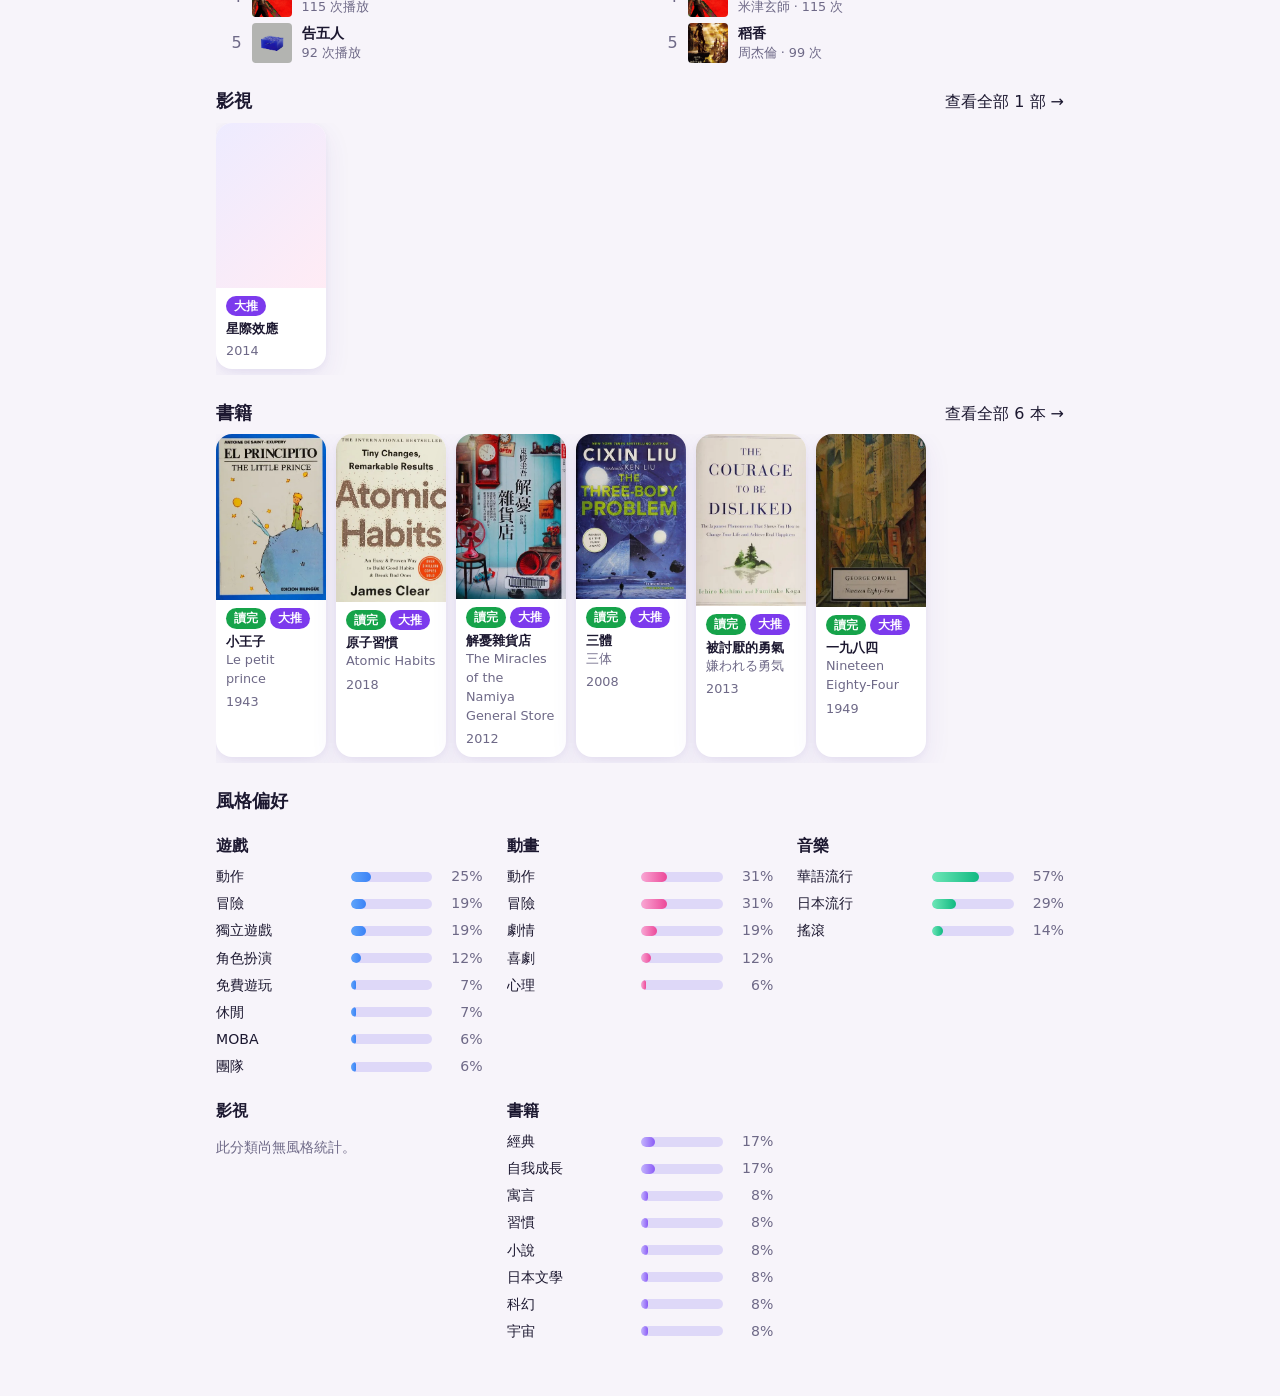
<file: profiles/demo03.html>
<!DOCTYPE html>

<html lang="zh-Hant">
<head>
<meta charset="utf-8"/>
<meta content="width=device-width, initial-scale=1, viewport-fit=cover" name="viewport"/>
<meta content="#6d5bff" name="theme-color"/>
<title>阿森 的興趣名片 · 友多聞 YODO</title>
<meta content="profile" property="og:type"/>
<meta content="阿森 的興趣名片" property="og:title"/>
<meta content="喜歡一起冒險，也喜歡聊故事。" property="og:description"/>
<meta content="https://qwqohmy.github.io/yodo-site/profiles/demo03.html" property="og:url"/>
<meta content="summary" name="twitter:card"/>
<link href="../assets/original/css/style.css" rel="stylesheet"/>
<style>.snapshot-notice{padding:14px 18px;margin:22px 0;background:#eee9ff;color:#463382;border:1px solid #d6ccff;border-radius:16px;font-size:14px;line-height:1.7}a.card:not([href]),a.rank-link:not([href]){cursor:default}.nav-links{display:flex!important}.topbar{position:relative!important}</style></head>
<body>
<header class="topbar">
<nav class="container nav">
<a class="brand" href="../index.html"><span aria-hidden="true" class="brand-mark">Y</span><span class="brand-zh">友多聞</span> <span class="brand-en">YODO</span></a>
<div class="nav-links"><a href="../index.html#profiles">返回示範名片</a></div>
</nav>
</header>
<main class="container"><aside class="snapshot-notice">原版興趣名片・靜態展示｜人物、收藏及時數皆為虛構示範資料；登入與互動功能將於正式試玩開放。</aside>
<section class="profile-hero">
<div class="hero-photos empty" style="--h: 201">
<span aria-hidden="true" class="hero-initial">阿</span>
</div>
<div class="hero-info">
<h1>阿森</h1>
<p class="muted handle">@demo03</p>
<p class="profile-meta">
<span class="meta-chip"><svg aria-hidden="true" class="icon" fill="none" focusable="false" height="14" stroke="currentColor" stroke-linecap="round" stroke-linejoin="round" stroke-width="2" viewbox="0 0 24 24" width="14"><path d="M12 21s-7-6.2-7-11.5a7 7 0 0 1 14 0C19 14.8 12 21 12 21Z"></path><circle cx="12" cy="9.5" r="2.5"></circle>
</svg> 台中市</span>
<span class="meta-chip strong">想找：一起玩遊戲</span><span class="meta-chip strong">想找：單純聊天</span>
</p>
<p class="bio">喜歡一起冒險，也喜歡聊故事。</p>
<div class="actions profile-actions"><a class="btn small secondary" href="../index.html#profiles">看其他示範名片</a></div>
</div>
</section>
<nav aria-label="收藏分類" class="tabs" role="tablist">
<button aria-selected="true" data-tab="overview" role="tab" type="button">總覽</button>
<button aria-selected="false" data-tab="game" role="tab" type="button">
      遊戲
      <span class="tab-count">8</span>
</button>
<button aria-selected="false" data-tab="anime" role="tab" type="button">
      動畫
      <span class="tab-count">8</span>
</button>
<button aria-selected="false" data-tab="music" role="tab" type="button">
      音樂

    </button>
<button aria-selected="false" data-tab="film" role="tab" type="button">
      影視
      <span class="tab-count">1</span>
</button>
<button aria-selected="false" data-tab="book" role="tab" type="button">
      書籍
      <span class="tab-count">6</span>
</button>
</nav>
<div data-panel="overview" role="tabpanel">
<section class="category">
<div class="category-head">
<h2>
          遊戲

        </h2>
<button class="link see-all" data-goto="game" type="button">
            查看全部 8 款 →
          </button>
</div>
<div class="row-scroll">
<a class="card" role="group">
<div class="cover"><img alt="" loading="lazy" src="../assets/covers/6825263d31e4a2d2af.webp"/></div>
<div class="card-body">
<div class="card-title">鬥陣特攻</div>
<div class="card-sub">《鬥陣特攻®》</div>
<div class="card-meta">
<span>504 小時</span>
</div>
</div></a>
<a class="card" role="group">
<div class="cover"><img alt="" loading="lazy" src="../assets/covers/310a35600ded8fd12a.webp"/></div>
<div class="card-body">
<div class="card-title">Bongo Cat</div>
<div class="card-meta">
<span>483 小時</span>
</div>
</div></a>
<a class="card" role="group">
<div class="cover"><img alt="" loading="lazy" src="../assets/covers/12aec4f4104336236d.webp"/></div>
<div class="card-body">
<div class="card-title">7 Days to Die</div>
<div class="card-meta">
<span>476 小時</span>
</div>
</div></a>
<a class="card" role="group">
<div class="cover"><img alt="" loading="lazy" src="../assets/covers/ec52c2bd53552f0480.webp"/></div>
<div class="card-body">
<div class="card-title">英雄聯盟</div>
<div class="card-sub">League of Legends</div>
<div class="card-meta">
<span>252 小時</span>
</div>
</div></a>
<a class="card" role="group">
<div class="cover"><img alt="" loading="lazy" src="../assets/covers/f958a5e1f662212ac4.webp"/></div>
<div class="card-body">
<div class="card-title">柏德之門 3</div>
<div class="card-sub">柏德之門3</div>
<div class="card-meta">
<span>238 小時</span>
</div>
</div></a>
<a class="card" role="group">
<div class="cover"><img alt="" loading="lazy" src="../assets/covers/5136969fab756b86e9.webp"/></div>
<div class="card-body">
<div class="card-title">Portal 2</div>
<div class="card-meta">
<span>231 小時</span>
</div>
</div></a>
<a class="card" role="group">
<div class="cover"><img alt="" loading="lazy" src="../assets/covers/9e7dddd45ebb639421.webp"/></div>
<div class="card-body">
<div class="card-title">Hades</div>
<div class="card-meta">
<span>210 小時</span>
</div>
</div></a>
<a class="card" role="group">
<div class="cover"><img alt="" loading="lazy" src="../assets/covers/dc8cb1f813f17c19dd.webp"/></div>
<div class="card-body">
<div class="card-title">Stardew Valley</div>
<div class="card-meta">
<span>203 小時</span>
</div>
</div></a>
</div>
</section>
<section class="category">
<div class="category-head">
<h2>
          動畫

        </h2>
<button class="link see-all" data-goto="anime" type="button">
            查看全部 8 部 →
          </button>
</div>
<div class="row-scroll">
<a class="card" role="group">
<div class="cover"><img alt="" loading="lazy" src="../assets/covers/499ea97fc9d5b26cd3.webp"/></div>
<div class="card-body">
<div class="verdict">
<span class="tier tier-great">大推</span>
</div>
<div class="card-title">葬送的芙莉蓮</div>
<div class="card-sub">葬送のフリーレン</div>
<div class="card-meta">
<span>2023</span>
</div>
</div></a>
<a class="card" role="group">
<div class="cover"><img alt="" loading="lazy" src="../assets/covers/414a7cb77d0fbdc418.webp"/></div>
<div class="card-body">
<div class="verdict">
<span class="tier tier-great">大推</span>
</div>
<div class="card-title">膽大黨</div>
<div class="card-sub">ダンダダン</div>
<div class="card-meta">
<span>2024</span>
</div>
</div></a>
<a class="card" role="group">
<div class="cover"><img alt="" loading="lazy" src="../assets/covers/2b6cb3e09b40e58ac4.webp"/></div>
<div class="card-body">
<div class="verdict">
<span class="tier tier-great">大推</span>
</div>
<div class="card-title">星際牛仔</div>
<div class="card-sub">カウボーイビバップ</div>
<div class="card-meta">
<span>1998</span>
</div>
</div></a>
<a class="card" role="group">
<div class="cover"><img alt="" loading="lazy" src="../assets/covers/d32a699070c937eaa0.webp"/></div>
<div class="card-body">
<div class="verdict">
<span class="tier tier-great">大推</span>
</div>
<div class="card-title">火影忍者</div>
<div class="card-sub">NARUTO -ナルト-</div>
<div class="card-meta">
<span>2002</span>
</div>
</div></a>
<a class="card" role="group">
<div class="cover"><img alt="" loading="lazy" src="../assets/covers/f7761de567944814b0.webp"/></div>
<div class="card-body">
<div class="verdict">
<span class="tier tier-great">大推</span>
</div>
<div class="card-title">鋼之鍊金術師 BROTHERHOOD</div>
<div class="card-sub">鋼の錬金術師 FULLMETAL ALCHEMIST</div>
<div class="card-meta">
<span>2009</span>
</div>
</div></a>
<a class="card" role="group">
<div class="cover"><img alt="" loading="lazy" src="../assets/covers/acb2d3768fb3b40af8.webp"/></div>
<div class="card-body">
<div class="verdict">
<span class="tier tier-great">大推</span>
</div>
<div class="card-title">命運石之門</div>
<div class="card-sub">シュタインズ・ゲート</div>
<div class="card-meta">
<span>2011</span>
</div>
</div></a>
<a class="card" role="group">
<div class="cover"><img alt="" loading="lazy" src="../assets/covers/97d74d404883ceb31c.webp"/></div>
<div class="card-body">
<div class="verdict">
<span class="tier tier-great">大推</span>
</div>
<div class="card-title">排球少年</div>
<div class="card-sub">ハイキュー!!</div>
<div class="card-meta">
<span>2014</span>
</div>
</div></a>
<a class="card" role="group">
<div class="cover"><img alt="" loading="lazy" src="../assets/covers/556f4ff2f9af34246e.webp"/></div>
<div class="card-body">
<div class="verdict">
<span class="tier tier-great">大推</span>
</div>
<div class="card-title">鬼滅之刃</div>
<div class="card-sub">鬼滅の刃</div>
<div class="card-meta">
<span>2019</span>
</div>
</div></a>
</div>
</section>
<section class="category">
<div class="category-head">
<h2>
          音樂

        </h2>
<button class="link see-all" data-goto="music" type="button">
            完整排行 →
          </button>
</div>
<div class="rankings">
<div>
<h3>最常聽的歌手</h3>
<ol class="rank-list">
<li>
<span class="rank">1</span>
<span class="thumb square"><img alt="" loading="lazy" src="../assets/covers/b4d11a1f0348ba46a0.webp"/></span>
<span class="rank-info">
<span class="card-title">周杰倫</span>
<span class="card-sub">228 次播放</span>
</span>
</li>
<li>
<span class="rank">2</span>
<span class="thumb square"><img alt="" loading="lazy" src="../assets/covers/e064f7dec9a1745529.webp"/></span>
<span class="rank-info">
<span class="card-title">藤井風</span>
<span class="card-sub">122 次播放</span>
</span>
</li>
<li>
<span class="rank">3</span>
<span class="thumb square"><img alt="" loading="lazy" src="../assets/covers/722791463746f35c60.webp"/></span>
<span class="rank-info">
<span class="card-title">五月天</span>
<span class="card-sub">120 次播放</span>
</span>
</li>
<li>
<span class="rank">4</span>
<span class="thumb square"><img alt="" loading="lazy" src="../assets/covers/8132e643cfcd99fbd7.webp"/></span>
<span class="rank-info">
<span class="card-title">米津玄師</span>
<span class="card-sub">115 次播放</span>
</span>
</li>
<li>
<span class="rank">5</span>
<span class="thumb square"><img alt="" loading="lazy" src="../assets/covers/32cc67b1c11f7498df.webp"/></span>
<span class="rank-info">
<span class="card-title">告五人</span>
<span class="card-sub">92 次播放</span>
</span>
</li>
</ol>
</div>
<div>
<h3>最常聽的歌曲</h3>
<ol class="rank-list">
<li><a class="rank-link" role="group">
<span class="rank">1</span>
<span class="thumb square"><img alt="" loading="lazy" src="../assets/covers/b4d11a1f0348ba46a0.webp"/></span>
<span class="rank-info">
<span class="card-title">晴天</span>
<span class="card-sub">周杰倫 · 129 次</span>
</span>
</a></li>
<li><a class="rank-link" role="group">
<span class="rank">2</span>
<span class="thumb square"><img alt="" loading="lazy" src="../assets/covers/e064f7dec9a1745529.webp"/></span>
<span class="rank-info">
<span class="card-title">きらり</span>
<span class="card-sub">藤井風 · 122 次</span>
</span>
</a></li>
<li><a class="rank-link" role="group">
<span class="rank">3</span>
<span class="thumb square"><img alt="" loading="lazy" src="../assets/covers/722791463746f35c60.webp"/></span>
<span class="rank-info">
<span class="card-title">倔強</span>
<span class="card-sub">五月天 · 120 次</span>
</span>
</a></li>
<li><a class="rank-link" role="group">
<span class="rank">4</span>
<span class="thumb square"><img alt="" loading="lazy" src="../assets/covers/8132e643cfcd99fbd7.webp"/></span>
<span class="rank-info">
<span class="card-title">KICK BACK</span>
<span class="card-sub">米津玄師 · 115 次</span>
</span>
</a></li>
<li><a class="rank-link" role="group">
<span class="rank">5</span>
<span class="thumb square"><img alt="" loading="lazy" src="../assets/covers/505a8f259df3c21bb1.webp"/></span>
<span class="rank-info">
<span class="card-title">稻香</span>
<span class="card-sub">周杰倫 · 99 次</span>
</span>
</a></li>
</ol>
</div>
</div>
</section>
<section class="category">
<div class="category-head">
<h2>
          影視

        </h2>
<button class="link see-all" data-goto="film" type="button">
            查看全部 1 部 →
          </button>
</div>
<div class="row-scroll">
<a class="card" role="group">
<div class="cover"></div>
<div class="card-body">
<div class="verdict">
<span class="tier tier-great">大推</span>
</div>
<div class="card-title">星際效應</div>
<div class="card-meta">
<span>2014</span>
</div>
</div></a>
</div>
</section>
<section class="category">
<div class="category-head">
<h2>
          書籍

        </h2>
<button class="link see-all" data-goto="book" type="button">
            查看全部 6 本 →
          </button>
</div>
<div class="row-scroll">
<a class="card" role="group">
<div class="cover"><img alt="" loading="lazy" src="../assets/covers/62bae1625b8ddc7210.webp"/></div>
<div class="card-body">
<div class="verdict">
<span class="status-chip status-read">讀完</span>
<span class="tier tier-great">大推</span>
</div>
<div class="card-title">小王子</div>
<div class="card-sub">Le petit prince</div>
<div class="card-meta">
<span>1943</span>
</div>
</div></a>
<a class="card" role="group">
<div class="cover"><img alt="" loading="lazy" src="../assets/covers/8b8772387e31d073b2.webp"/></div>
<div class="card-body">
<div class="verdict">
<span class="status-chip status-read">讀完</span>
<span class="tier tier-great">大推</span>
</div>
<div class="card-title">原子習慣</div>
<div class="card-sub">Atomic Habits</div>
<div class="card-meta">
<span>2018</span>
</div>
</div></a>
<a class="card" role="group">
<div class="cover"><img alt="" loading="lazy" src="../assets/covers/a67a350f7db0e19a4d.webp"/></div>
<div class="card-body">
<div class="verdict">
<span class="status-chip status-read">讀完</span>
<span class="tier tier-great">大推</span>
</div>
<div class="card-title">解憂雜貨店</div>
<div class="card-sub">The Miracles of the Namiya General Store</div>
<div class="card-meta">
<span>2012</span>
</div>
</div></a>
<a class="card" role="group">
<div class="cover"><img alt="" loading="lazy" src="../assets/covers/963feafde2822e373c.webp"/></div>
<div class="card-body">
<div class="verdict">
<span class="status-chip status-read">讀完</span>
<span class="tier tier-great">大推</span>
</div>
<div class="card-title">三體</div>
<div class="card-sub">三体</div>
<div class="card-meta">
<span>2008</span>
</div>
</div></a>
<a class="card" role="group">
<div class="cover"><img alt="" loading="lazy" src="../assets/covers/cf5610828ebe5f041c.webp"/></div>
<div class="card-body">
<div class="verdict">
<span class="status-chip status-read">讀完</span>
<span class="tier tier-great">大推</span>
</div>
<div class="card-title">被討厭的勇氣</div>
<div class="card-sub">嫌われる勇気</div>
<div class="card-meta">
<span>2013</span>
</div>
</div></a>
<a class="card" role="group">
<div class="cover"><img alt="" loading="lazy" src="../assets/covers/63f7e49870bbd00613.webp"/></div>
<div class="card-body">
<div class="verdict">
<span class="status-chip status-read">讀完</span>
<span class="tier tier-great">大推</span>
</div>
<div class="card-title">一九八四</div>
<div class="card-sub">Nineteen Eighty-Four</div>
<div class="card-meta">
<span>1949</span>
</div>
</div></a>
</div>
</section>
<section class="category">
<h2>風格偏好</h2>
<div class="style-grid">
<div><h3>遊戲</h3>
<ul class="style-bars cat-game">
<li><span class="style-name">動作</span><span class="style-track"><span class="style-fill" style="width: 25%"></span></span><span class="style-pct">25%</span></li>
<li><span class="style-name">冒險</span><span class="style-track"><span class="style-fill" style="width: 19%"></span></span><span class="style-pct">19%</span></li>
<li><span class="style-name">獨立遊戲</span><span class="style-track"><span class="style-fill" style="width: 19%"></span></span><span class="style-pct">19%</span></li>
<li><span class="style-name">角色扮演</span><span class="style-track"><span class="style-fill" style="width: 12%"></span></span><span class="style-pct">12%</span></li>
<li><span class="style-name">免費遊玩</span><span class="style-track"><span class="style-fill" style="width: 7%"></span></span><span class="style-pct">7%</span></li>
<li><span class="style-name">休閒</span><span class="style-track"><span class="style-fill" style="width: 7%"></span></span><span class="style-pct">7%</span></li>
<li><span class="style-name">MOBA</span><span class="style-track"><span class="style-fill" style="width: 6%"></span></span><span class="style-pct">6%</span></li>
<li><span class="style-name">團隊</span><span class="style-track"><span class="style-fill" style="width: 6%"></span></span><span class="style-pct">6%</span></li>
</ul>
</div>
<div><h3>動畫</h3>
<ul class="style-bars cat-anime">
<li><span class="style-name">動作</span><span class="style-track"><span class="style-fill" style="width: 31%"></span></span><span class="style-pct">31%</span></li>
<li><span class="style-name">冒險</span><span class="style-track"><span class="style-fill" style="width: 31%"></span></span><span class="style-pct">31%</span></li>
<li><span class="style-name">劇情</span><span class="style-track"><span class="style-fill" style="width: 19%"></span></span><span class="style-pct">19%</span></li>
<li><span class="style-name">喜劇</span><span class="style-track"><span class="style-fill" style="width: 12%"></span></span><span class="style-pct">12%</span></li>
<li><span class="style-name">心理</span><span class="style-track"><span class="style-fill" style="width: 6%"></span></span><span class="style-pct">6%</span></li>
</ul>
</div>
<div><h3>音樂</h3>
<ul class="style-bars cat-music">
<li><span class="style-name">華語流行</span><span class="style-track"><span class="style-fill" style="width: 57%"></span></span><span class="style-pct">57%</span></li>
<li><span class="style-name">日本流行</span><span class="style-track"><span class="style-fill" style="width: 29%"></span></span><span class="style-pct">29%</span></li>
<li><span class="style-name">搖滾</span><span class="style-track"><span class="style-fill" style="width: 14%"></span></span><span class="style-pct">14%</span></li>
</ul>
</div>
<div><h3>影視</h3>
<p class="muted small">此分類尚無風格統計。</p>
</div>
<div><h3>書籍</h3>
<ul class="style-bars cat-book">
<li><span class="style-name">經典</span><span class="style-track"><span class="style-fill" style="width: 17%"></span></span><span class="style-pct">17%</span></li>
<li><span class="style-name">自我成長</span><span class="style-track"><span class="style-fill" style="width: 17%"></span></span><span class="style-pct">17%</span></li>
<li><span class="style-name">寓言</span><span class="style-track"><span class="style-fill" style="width: 8%"></span></span><span class="style-pct">8%</span></li>
<li><span class="style-name">習慣</span><span class="style-track"><span class="style-fill" style="width: 8%"></span></span><span class="style-pct">8%</span></li>
<li><span class="style-name">小說</span><span class="style-track"><span class="style-fill" style="width: 8%"></span></span><span class="style-pct">8%</span></li>
<li><span class="style-name">日本文學</span><span class="style-track"><span class="style-fill" style="width: 8%"></span></span><span class="style-pct">8%</span></li>
<li><span class="style-name">科幻</span><span class="style-track"><span class="style-fill" style="width: 8%"></span></span><span class="style-pct">8%</span></li>
<li><span class="style-name">宇宙</span><span class="style-track"><span class="style-fill" style="width: 8%"></span></span><span class="style-pct">8%</span></li>
</ul>
</div>
</div>
</section>
</div>
<div data-panel="game" role="tabpanel">
<details class="style-details" open="">
<summary>阿森 喜歡的遊戲風格</summary>
<ul class="style-bars cat-game">
<li><span class="style-name">動作</span><span class="style-track"><span class="style-fill" style="width: 25%"></span></span><span class="style-pct">25%</span></li>
<li><span class="style-name">冒險</span><span class="style-track"><span class="style-fill" style="width: 19%"></span></span><span class="style-pct">19%</span></li>
<li><span class="style-name">獨立遊戲</span><span class="style-track"><span class="style-fill" style="width: 19%"></span></span><span class="style-pct">19%</span></li>
<li><span class="style-name">角色扮演</span><span class="style-track"><span class="style-fill" style="width: 12%"></span></span><span class="style-pct">12%</span></li>
<li><span class="style-name">免費遊玩</span><span class="style-track"><span class="style-fill" style="width: 7%"></span></span><span class="style-pct">7%</span></li>
<li><span class="style-name">休閒</span><span class="style-track"><span class="style-fill" style="width: 7%"></span></span><span class="style-pct">7%</span></li>
<li><span class="style-name">MOBA</span><span class="style-track"><span class="style-fill" style="width: 6%"></span></span><span class="style-pct">6%</span></li>
<li><span class="style-name">團隊</span><span class="style-track"><span class="style-fill" style="width: 6%"></span></span><span class="style-pct">6%</span></li>
</ul>
</details>
<section class="category">
<div class="grid compact" data-paged="24">
<a class="card" role="group">
<div class="cover"><img alt="" loading="lazy" src="../assets/covers/6825263d31e4a2d2af.webp"/></div>
<div class="card-body">
<div class="card-title">鬥陣特攻</div>
<div class="card-sub">《鬥陣特攻®》</div>
<div class="card-meta">
<span>504 小時</span>
</div>
</div></a>
<a class="card" role="group">
<div class="cover"><img alt="" loading="lazy" src="../assets/covers/310a35600ded8fd12a.webp"/></div>
<div class="card-body">
<div class="card-title">Bongo Cat</div>
<div class="card-meta">
<span>483 小時</span>
</div>
</div></a>
<a class="card" role="group">
<div class="cover"><img alt="" loading="lazy" src="../assets/covers/12aec4f4104336236d.webp"/></div>
<div class="card-body">
<div class="card-title">7 Days to Die</div>
<div class="card-meta">
<span>476 小時</span>
</div>
</div></a>
<a class="card" role="group">
<div class="cover"><img alt="" loading="lazy" src="../assets/covers/ec52c2bd53552f0480.webp"/></div>
<div class="card-body">
<div class="card-title">英雄聯盟</div>
<div class="card-sub">League of Legends</div>
<div class="card-meta">
<span>252 小時</span>
</div>
</div></a>
<a class="card" role="group">
<div class="cover"><img alt="" loading="lazy" src="../assets/covers/f958a5e1f662212ac4.webp"/></div>
<div class="card-body">
<div class="card-title">柏德之門 3</div>
<div class="card-sub">柏德之門3</div>
<div class="card-meta">
<span>238 小時</span>
</div>
</div></a>
<a class="card" role="group">
<div class="cover"><img alt="" loading="lazy" src="../assets/covers/5136969fab756b86e9.webp"/></div>
<div class="card-body">
<div class="card-title">Portal 2</div>
<div class="card-meta">
<span>231 小時</span>
</div>
</div></a>
<a class="card" role="group">
<div class="cover"><img alt="" loading="lazy" src="../assets/covers/9e7dddd45ebb639421.webp"/></div>
<div class="card-body">
<div class="card-title">Hades</div>
<div class="card-meta">
<span>210 小時</span>
</div>
</div></a>
<a class="card" role="group">
<div class="cover"><img alt="" loading="lazy" src="../assets/covers/dc8cb1f813f17c19dd.webp"/></div>
<div class="card-body">
<div class="card-title">Stardew Valley</div>
<div class="card-meta">
<span>203 小時</span>
</div>
</div></a>
</div>
</section>
</div>
<div data-panel="anime" role="tabpanel">
<details class="style-details" open="">
<summary>阿森 喜歡的動畫風格</summary>
<ul class="style-bars cat-anime">
<li><span class="style-name">動作</span><span class="style-track"><span class="style-fill" style="width: 31%"></span></span><span class="style-pct">31%</span></li>
<li><span class="style-name">冒險</span><span class="style-track"><span class="style-fill" style="width: 31%"></span></span><span class="style-pct">31%</span></li>
<li><span class="style-name">劇情</span><span class="style-track"><span class="style-fill" style="width: 19%"></span></span><span class="style-pct">19%</span></li>
<li><span class="style-name">喜劇</span><span class="style-track"><span class="style-fill" style="width: 12%"></span></span><span class="style-pct">12%</span></li>
<li><span class="style-name">心理</span><span class="style-track"><span class="style-fill" style="width: 6%"></span></span><span class="style-pct">6%</span></li>
</ul>
</details>
<section class="category">
<h3 class="tier-heading">大推 <span class="muted small">8</span></h3>
<div class="grid compact">
<a class="card" role="group">
<div class="cover"><img alt="" loading="lazy" src="../assets/covers/499ea97fc9d5b26cd3.webp"/></div>
<div class="card-body">
<div class="verdict">
<span class="tier tier-great">大推</span>
</div>
<div class="card-title">葬送的芙莉蓮</div>
<div class="card-sub">葬送のフリーレン</div>
<div class="card-meta">
<span>2023</span>
</div>
</div></a>
<a class="card" role="group">
<div class="cover"><img alt="" loading="lazy" src="../assets/covers/414a7cb77d0fbdc418.webp"/></div>
<div class="card-body">
<div class="verdict">
<span class="tier tier-great">大推</span>
</div>
<div class="card-title">膽大黨</div>
<div class="card-sub">ダンダダン</div>
<div class="card-meta">
<span>2024</span>
</div>
</div></a>
<a class="card" role="group">
<div class="cover"><img alt="" loading="lazy" src="../assets/covers/2b6cb3e09b40e58ac4.webp"/></div>
<div class="card-body">
<div class="verdict">
<span class="tier tier-great">大推</span>
</div>
<div class="card-title">星際牛仔</div>
<div class="card-sub">カウボーイビバップ</div>
<div class="card-meta">
<span>1998</span>
</div>
</div></a>
<a class="card" role="group">
<div class="cover"><img alt="" loading="lazy" src="../assets/covers/d32a699070c937eaa0.webp"/></div>
<div class="card-body">
<div class="verdict">
<span class="tier tier-great">大推</span>
</div>
<div class="card-title">火影忍者</div>
<div class="card-sub">NARUTO -ナルト-</div>
<div class="card-meta">
<span>2002</span>
</div>
</div></a>
<a class="card" role="group">
<div class="cover"><img alt="" loading="lazy" src="../assets/covers/f7761de567944814b0.webp"/></div>
<div class="card-body">
<div class="verdict">
<span class="tier tier-great">大推</span>
</div>
<div class="card-title">鋼之鍊金術師 BROTHERHOOD</div>
<div class="card-sub">鋼の錬金術師 FULLMETAL ALCHEMIST</div>
<div class="card-meta">
<span>2009</span>
</div>
</div></a>
<a class="card" role="group">
<div class="cover"><img alt="" loading="lazy" src="../assets/covers/acb2d3768fb3b40af8.webp"/></div>
<div class="card-body">
<div class="verdict">
<span class="tier tier-great">大推</span>
</div>
<div class="card-title">命運石之門</div>
<div class="card-sub">シュタインズ・ゲート</div>
<div class="card-meta">
<span>2011</span>
</div>
</div></a>
<a class="card" role="group">
<div class="cover"><img alt="" loading="lazy" src="../assets/covers/97d74d404883ceb31c.webp"/></div>
<div class="card-body">
<div class="verdict">
<span class="tier tier-great">大推</span>
</div>
<div class="card-title">排球少年</div>
<div class="card-sub">ハイキュー!!</div>
<div class="card-meta">
<span>2014</span>
</div>
</div></a>
<a class="card" role="group">
<div class="cover"><img alt="" loading="lazy" src="../assets/covers/556f4ff2f9af34246e.webp"/></div>
<div class="card-body">
<div class="verdict">
<span class="tier tier-great">大推</span>
</div>
<div class="card-title">鬼滅之刃</div>
<div class="card-sub">鬼滅の刃</div>
<div class="card-meta">
<span>2019</span>
</div>
</div></a>
</div>
</section>
</div>
<div data-panel="music" role="tabpanel">
<details class="style-details" open="">
<summary>阿森 喜歡的音樂風格</summary>
<ul class="style-bars cat-music">
<li><span class="style-name">華語流行</span><span class="style-track"><span class="style-fill" style="width: 57%"></span></span><span class="style-pct">57%</span></li>
<li><span class="style-name">日本流行</span><span class="style-track"><span class="style-fill" style="width: 29%"></span></span><span class="style-pct">29%</span></li>
<li><span class="style-name">搖滾</span><span class="style-track"><span class="style-fill" style="width: 14%"></span></span><span class="style-pct">14%</span></li>
</ul>
</details>
<section class="category">
<div class="rankings">
<div>
<h3>最常聽的歌手</h3>
<ol class="rank-list">
<li>
<span class="rank">1</span>
<span class="thumb square"><img alt="" loading="lazy" src="../assets/covers/b4d11a1f0348ba46a0.webp"/></span>
<span class="rank-info">
<span class="card-title">周杰倫</span>
<span class="card-sub">228 次播放</span>
</span>
</li>
<li>
<span class="rank">2</span>
<span class="thumb square"><img alt="" loading="lazy" src="../assets/covers/e064f7dec9a1745529.webp"/></span>
<span class="rank-info">
<span class="card-title">藤井風</span>
<span class="card-sub">122 次播放</span>
</span>
</li>
<li>
<span class="rank">3</span>
<span class="thumb square"><img alt="" loading="lazy" src="../assets/covers/722791463746f35c60.webp"/></span>
<span class="rank-info">
<span class="card-title">五月天</span>
<span class="card-sub">120 次播放</span>
</span>
</li>
<li>
<span class="rank">4</span>
<span class="thumb square"><img alt="" loading="lazy" src="../assets/covers/8132e643cfcd99fbd7.webp"/></span>
<span class="rank-info">
<span class="card-title">米津玄師</span>
<span class="card-sub">115 次播放</span>
</span>
</li>
<li>
<span class="rank">5</span>
<span class="thumb square"><img alt="" loading="lazy" src="../assets/covers/32cc67b1c11f7498df.webp"/></span>
<span class="rank-info">
<span class="card-title">告五人</span>
<span class="card-sub">92 次播放</span>
</span>
</li>
</ol>
</div>
<div>
<h3>最常聽的歌曲</h3>
<ol class="rank-list">
<li><a class="rank-link" role="group">
<span class="rank">1</span>
<span class="thumb square"><img alt="" loading="lazy" src="../assets/covers/b4d11a1f0348ba46a0.webp"/></span>
<span class="rank-info">
<span class="card-title">晴天</span>
<span class="card-sub">周杰倫 · 129 次</span>
</span>
</a></li>
<li><a class="rank-link" role="group">
<span class="rank">2</span>
<span class="thumb square"><img alt="" loading="lazy" src="../assets/covers/e064f7dec9a1745529.webp"/></span>
<span class="rank-info">
<span class="card-title">きらり</span>
<span class="card-sub">藤井風 · 122 次</span>
</span>
</a></li>
<li><a class="rank-link" role="group">
<span class="rank">3</span>
<span class="thumb square"><img alt="" loading="lazy" src="../assets/covers/722791463746f35c60.webp"/></span>
<span class="rank-info">
<span class="card-title">倔強</span>
<span class="card-sub">五月天 · 120 次</span>
</span>
</a></li>
<li><a class="rank-link" role="group">
<span class="rank">4</span>
<span class="thumb square"><img alt="" loading="lazy" src="../assets/covers/8132e643cfcd99fbd7.webp"/></span>
<span class="rank-info">
<span class="card-title">KICK BACK</span>
<span class="card-sub">米津玄師 · 115 次</span>
</span>
</a></li>
<li><a class="rank-link" role="group">
<span class="rank">5</span>
<span class="thumb square"><img alt="" loading="lazy" src="../assets/covers/505a8f259df3c21bb1.webp"/></span>
<span class="rank-info">
<span class="card-title">稻香</span>
<span class="card-sub">周杰倫 · 99 次</span>
</span>
</a></li>
<li><a class="rank-link" role="group">
<span class="rank">6</span>
<span class="thumb square"><img alt="" loading="lazy" src="../assets/covers/32cc67b1c11f7498df.webp"/></span>
<span class="rank-info">
<span class="card-title">披星戴月的想你</span>
<span class="card-sub">告五人 · 92 次</span>
</span>
</a></li>
</ol>
</div>
</div>
</section>
</div>
<div data-panel="film" role="tabpanel">
<section class="category">
<h3 class="tier-heading">大推 <span class="muted small">1</span></h3>
<div class="grid compact">
<a class="card" role="group">
<div class="cover"></div>
<div class="card-body">
<div class="verdict">
<span class="tier tier-great">大推</span>
</div>
<div class="card-title">星際效應</div>
<div class="card-meta">
<span>2014</span>
</div>
</div></a>
</div>
</section>
</div>
<div data-panel="book" role="tabpanel">
<details class="style-details" open="">
<summary>阿森 喜歡的書籍風格</summary>
<ul class="style-bars cat-book">
<li><span class="style-name">經典</span><span class="style-track"><span class="style-fill" style="width: 17%"></span></span><span class="style-pct">17%</span></li>
<li><span class="style-name">自我成長</span><span class="style-track"><span class="style-fill" style="width: 17%"></span></span><span class="style-pct">17%</span></li>
<li><span class="style-name">寓言</span><span class="style-track"><span class="style-fill" style="width: 8%"></span></span><span class="style-pct">8%</span></li>
<li><span class="style-name">習慣</span><span class="style-track"><span class="style-fill" style="width: 8%"></span></span><span class="style-pct">8%</span></li>
<li><span class="style-name">小說</span><span class="style-track"><span class="style-fill" style="width: 8%"></span></span><span class="style-pct">8%</span></li>
<li><span class="style-name">日本文學</span><span class="style-track"><span class="style-fill" style="width: 8%"></span></span><span class="style-pct">8%</span></li>
<li><span class="style-name">科幻</span><span class="style-track"><span class="style-fill" style="width: 8%"></span></span><span class="style-pct">8%</span></li>
<li><span class="style-name">宇宙</span><span class="style-track"><span class="style-fill" style="width: 8%"></span></span><span class="style-pct">8%</span></li>
</ul>
</details>
<section class="category">
<h3 class="tier-heading">讀完 <span class="muted small">6</span></h3>
<div class="grid compact">
<a class="card" role="group">
<div class="cover"><img alt="" loading="lazy" src="../assets/covers/62bae1625b8ddc7210.webp"/></div>
<div class="card-body">
<div class="verdict">
<span class="status-chip status-read">讀完</span>
<span class="tier tier-great">大推</span>
</div>
<div class="card-title">小王子</div>
<div class="card-sub">Le petit prince</div>
<div class="card-meta">
<span>1943</span>
</div>
</div></a>
<a class="card" role="group">
<div class="cover"><img alt="" loading="lazy" src="../assets/covers/8b8772387e31d073b2.webp"/></div>
<div class="card-body">
<div class="verdict">
<span class="status-chip status-read">讀完</span>
<span class="tier tier-great">大推</span>
</div>
<div class="card-title">原子習慣</div>
<div class="card-sub">Atomic Habits</div>
<div class="card-meta">
<span>2018</span>
</div>
</div></a>
<a class="card" role="group">
<div class="cover"><img alt="" loading="lazy" src="../assets/covers/a67a350f7db0e19a4d.webp"/></div>
<div class="card-body">
<div class="verdict">
<span class="status-chip status-read">讀完</span>
<span class="tier tier-great">大推</span>
</div>
<div class="card-title">解憂雜貨店</div>
<div class="card-sub">The Miracles of the Namiya General Store</div>
<div class="card-meta">
<span>2012</span>
</div>
</div></a>
<a class="card" role="group">
<div class="cover"><img alt="" loading="lazy" src="../assets/covers/963feafde2822e373c.webp"/></div>
<div class="card-body">
<div class="verdict">
<span class="status-chip status-read">讀完</span>
<span class="tier tier-great">大推</span>
</div>
<div class="card-title">三體</div>
<div class="card-sub">三体</div>
<div class="card-meta">
<span>2008</span>
</div>
</div></a>
<a class="card" role="group">
<div class="cover"><img alt="" loading="lazy" src="../assets/covers/cf5610828ebe5f041c.webp"/></div>
<div class="card-body">
<div class="verdict">
<span class="status-chip status-read">讀完</span>
<span class="tier tier-great">大推</span>
</div>
<div class="card-title">被討厭的勇氣</div>
<div class="card-sub">嫌われる勇気</div>
<div class="card-meta">
<span>2013</span>
</div>
</div></a>
<a class="card" role="group">
<div class="cover"><img alt="" loading="lazy" src="../assets/covers/63f7e49870bbd00613.webp"/></div>
<div class="card-body">
<div class="verdict">
<span class="status-chip status-read">讀完</span>
<span class="tier tier-great">大推</span>
</div>
<div class="card-title">一九八四</div>
<div class="card-sub">Nineteen Eighty-Four</div>
<div class="card-meta">
<span>1949</span>
</div>
</div></a>
</div>
</section>
</div>
</main>
<script>
  document.querySelectorAll("[data-copy]").forEach((btn) => {
    btn.addEventListener("click", async () => {
      try {
        await navigator.clipboard.writeText(btn.dataset.copy);
        const before = btn.innerHTML;
        btn.textContent = "已複製！";
        setTimeout(() => { btn.innerHTML = before; }, 1500);
      } catch {
        prompt("複製：", btn.dataset.copy);
      }
    });
  });

  // Photo carousel: swipe (native scroll-snap), arrows, and dots that follow the scroll.
  document.querySelectorAll("[data-carousel]").forEach((box) => {
    const track = box.querySelector(".hero-track");
    const dots = [...box.querySelectorAll(".hero-dots span")];
    const go = (dir) => track.scrollBy({ left: dir * track.clientWidth, behavior: "smooth" });
    box.querySelectorAll("[data-dir]").forEach((b) => b.addEventListener("click", () => go(Number(b.dataset.dir))));
    track.addEventListener("scroll", () => {
      const i = Math.round(track.scrollLeft / track.clientWidth);
      dots.forEach((d, j) => d.classList.toggle("on", i === j));
    }, { passive: true });
  });
</script>
<script src="../assets/original/js/tabs.js"></script>
</body>
</html>
</file>
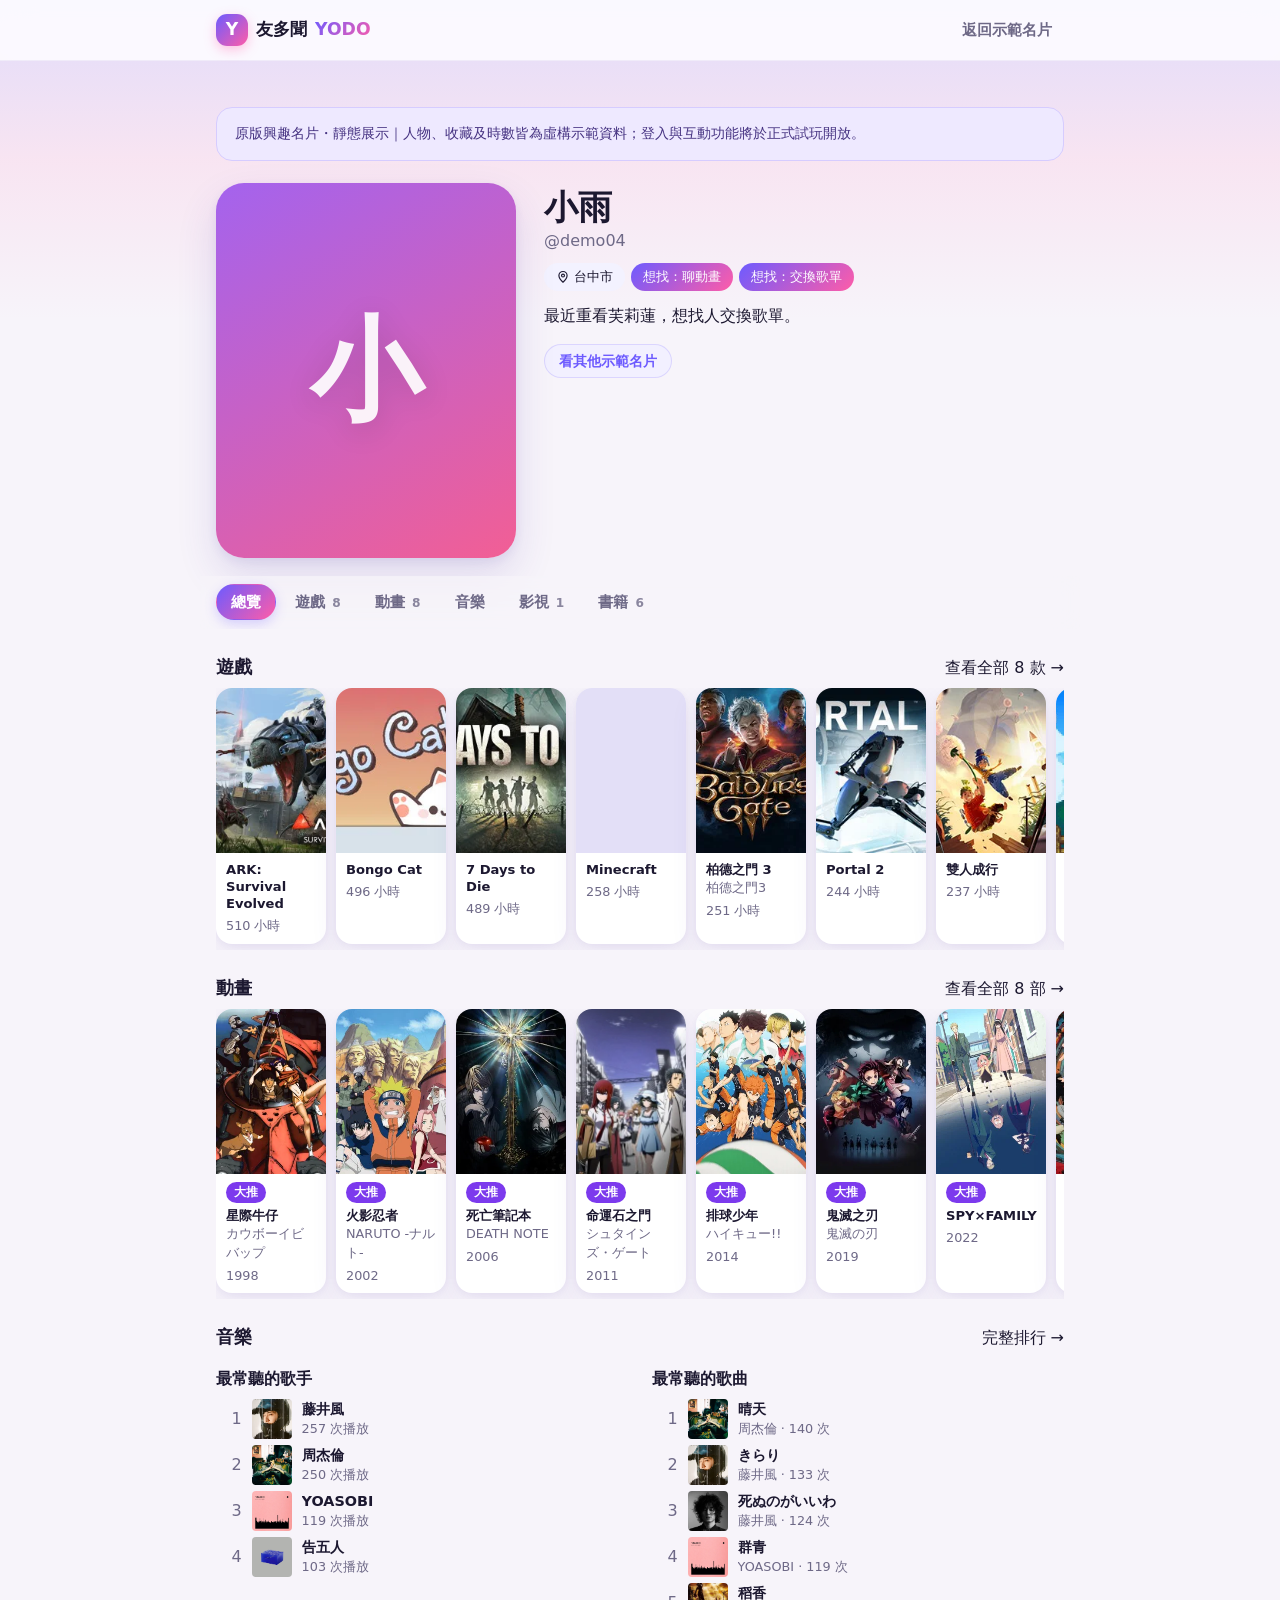
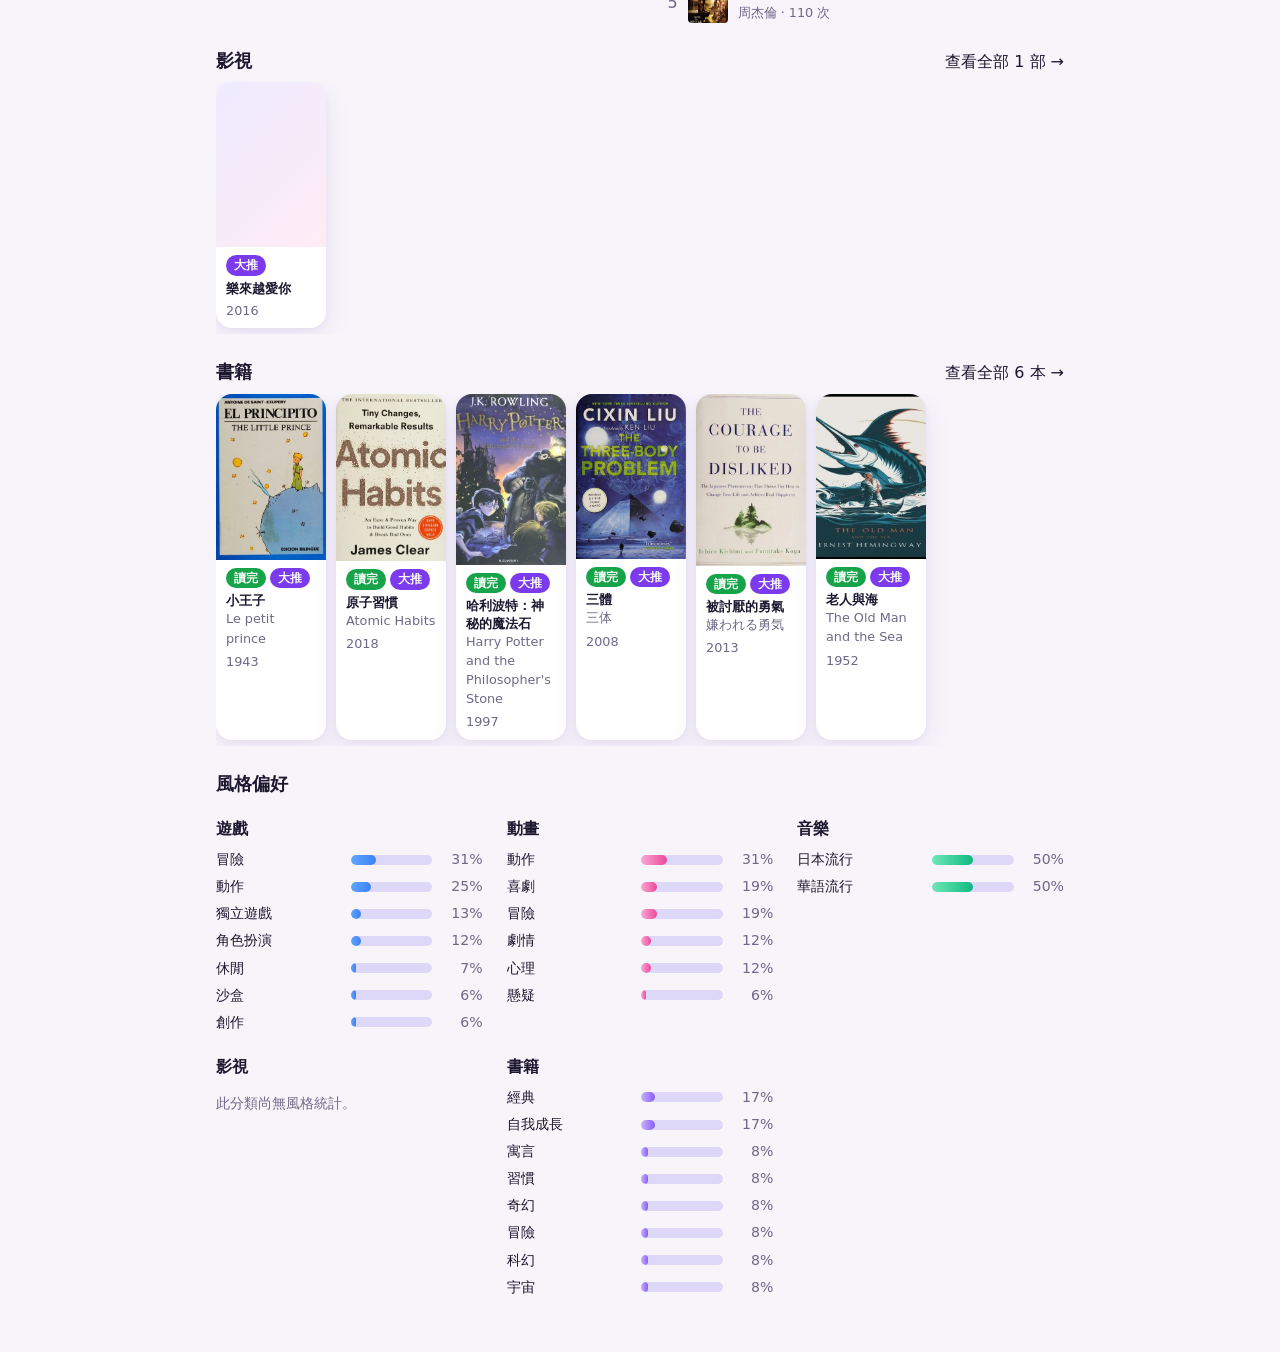
<file: profiles/demo04.html>
<!DOCTYPE html>

<html lang="zh-Hant">
<head>
<meta charset="utf-8"/>
<meta content="width=device-width, initial-scale=1, viewport-fit=cover" name="viewport"/>
<meta content="#6d5bff" name="theme-color"/>
<title>小雨 的興趣名片 · 友多聞 YODO</title>
<meta content="profile" property="og:type"/>
<meta content="小雨 的興趣名片" property="og:title"/>
<meta content="最近重看芙莉蓮，想找人交換歌單。" property="og:description"/>
<meta content="https://qwqohmy.github.io/yodo-site/profiles/demo04.html" property="og:url"/>
<meta content="summary" name="twitter:card"/>
<link href="../assets/original/css/style.css" rel="stylesheet"/>
<style>.snapshot-notice{padding:14px 18px;margin:22px 0;background:#eee9ff;color:#463382;border:1px solid #d6ccff;border-radius:16px;font-size:14px;line-height:1.7}a.card:not([href]),a.rank-link:not([href]){cursor:default}.nav-links{display:flex!important}.topbar{position:relative!important}</style></head>
<body>
<header class="topbar">
<nav class="container nav">
<a class="brand" href="../index.html"><span aria-hidden="true" class="brand-mark">Y</span><span class="brand-zh">友多聞</span> <span class="brand-en">YODO</span></a>
<div class="nav-links"><a href="../index.html#profiles">返回示範名片</a></div>
</nav>
</header>
<main class="container"><aside class="snapshot-notice">原版興趣名片・靜態展示｜人物、收藏及時數皆為虛構示範資料；登入與互動功能將於正式試玩開放。</aside>
<section class="profile-hero">
<div class="hero-photos empty" style="--h: 268">
<span aria-hidden="true" class="hero-initial">小</span>
</div>
<div class="hero-info">
<h1>小雨</h1>
<p class="muted handle">@demo04</p>
<p class="profile-meta">
<span class="meta-chip"><svg aria-hidden="true" class="icon" fill="none" focusable="false" height="14" stroke="currentColor" stroke-linecap="round" stroke-linejoin="round" stroke-width="2" viewbox="0 0 24 24" width="14"><path d="M12 21s-7-6.2-7-11.5a7 7 0 0 1 14 0C19 14.8 12 21 12 21Z"></path><circle cx="12" cy="9.5" r="2.5"></circle>
</svg> 台中市</span>
<span class="meta-chip strong">想找：聊動畫</span><span class="meta-chip strong">想找：交換歌單</span>
</p>
<p class="bio">最近重看芙莉蓮，想找人交換歌單。</p>
<div class="actions profile-actions"><a class="btn small secondary" href="../index.html#profiles">看其他示範名片</a></div>
</div>
</section>
<nav aria-label="收藏分類" class="tabs" role="tablist">
<button aria-selected="true" data-tab="overview" role="tab" type="button">總覽</button>
<button aria-selected="false" data-tab="game" role="tab" type="button">
      遊戲
      <span class="tab-count">8</span>
</button>
<button aria-selected="false" data-tab="anime" role="tab" type="button">
      動畫
      <span class="tab-count">8</span>
</button>
<button aria-selected="false" data-tab="music" role="tab" type="button">
      音樂

    </button>
<button aria-selected="false" data-tab="film" role="tab" type="button">
      影視
      <span class="tab-count">1</span>
</button>
<button aria-selected="false" data-tab="book" role="tab" type="button">
      書籍
      <span class="tab-count">6</span>
</button>
</nav>
<div data-panel="overview" role="tabpanel">
<section class="category">
<div class="category-head">
<h2>
          遊戲

        </h2>
<button class="link see-all" data-goto="game" type="button">
            查看全部 8 款 →
          </button>
</div>
<div class="row-scroll">
<a class="card" role="group">
<div class="cover"><img alt="" loading="lazy" src="../assets/covers/deca16de16526fe3fe.webp"/></div>
<div class="card-body">
<div class="card-title">ARK: Survival Evolved</div>
<div class="card-meta">
<span>510 小時</span>
</div>
</div></a>
<a class="card" role="group">
<div class="cover"><img alt="" loading="lazy" src="../assets/covers/310a35600ded8fd12a.webp"/></div>
<div class="card-body">
<div class="card-title">Bongo Cat</div>
<div class="card-meta">
<span>496 小時</span>
</div>
</div></a>
<a class="card" role="group">
<div class="cover"><img alt="" loading="lazy" src="../assets/covers/12aec4f4104336236d.webp"/></div>
<div class="card-body">
<div class="card-title">7 Days to Die</div>
<div class="card-meta">
<span>489 小時</span>
</div>
</div></a>
<a class="card" role="group">
<div class="cover"><img alt="" loading="lazy" src="../assets/covers/6f956ad551a4c08eb6.webp"/></div>
<div class="card-body">
<div class="card-title">Minecraft</div>
<div class="card-meta">
<span>258 小時</span>
</div>
</div></a>
<a class="card" role="group">
<div class="cover"><img alt="" loading="lazy" src="../assets/covers/f958a5e1f662212ac4.webp"/></div>
<div class="card-body">
<div class="card-title">柏德之門 3</div>
<div class="card-sub">柏德之門3</div>
<div class="card-meta">
<span>251 小時</span>
</div>
</div></a>
<a class="card" role="group">
<div class="cover"><img alt="" loading="lazy" src="../assets/covers/5136969fab756b86e9.webp"/></div>
<div class="card-body">
<div class="card-title">Portal 2</div>
<div class="card-meta">
<span>244 小時</span>
</div>
</div></a>
<a class="card" role="group">
<div class="cover"><img alt="" loading="lazy" src="../assets/covers/49c0f1ff1f86e633d8.webp"/></div>
<div class="card-body">
<div class="card-title">雙人成行</div>
<div class="card-meta">
<span>237 小時</span>
</div>
</div></a>
<a class="card" role="group">
<div class="cover"><img alt="" loading="lazy" src="../assets/covers/dc8cb1f813f17c19dd.webp"/></div>
<div class="card-body">
<div class="card-title">Stardew Valley</div>
<div class="card-meta">
<span>216 小時</span>
</div>
</div></a>
</div>
</section>
<section class="category">
<div class="category-head">
<h2>
          動畫

        </h2>
<button class="link see-all" data-goto="anime" type="button">
            查看全部 8 部 →
          </button>
</div>
<div class="row-scroll">
<a class="card" role="group">
<div class="cover"><img alt="" loading="lazy" src="../assets/covers/2b6cb3e09b40e58ac4.webp"/></div>
<div class="card-body">
<div class="verdict">
<span class="tier tier-great">大推</span>
</div>
<div class="card-title">星際牛仔</div>
<div class="card-sub">カウボーイビバップ</div>
<div class="card-meta">
<span>1998</span>
</div>
</div></a>
<a class="card" role="group">
<div class="cover"><img alt="" loading="lazy" src="../assets/covers/d32a699070c937eaa0.webp"/></div>
<div class="card-body">
<div class="verdict">
<span class="tier tier-great">大推</span>
</div>
<div class="card-title">火影忍者</div>
<div class="card-sub">NARUTO -ナルト-</div>
<div class="card-meta">
<span>2002</span>
</div>
</div></a>
<a class="card" role="group">
<div class="cover"><img alt="" loading="lazy" src="../assets/covers/aefb4e029196f9dd37.webp"/></div>
<div class="card-body">
<div class="verdict">
<span class="tier tier-great">大推</span>
</div>
<div class="card-title">死亡筆記本</div>
<div class="card-sub">DEATH NOTE</div>
<div class="card-meta">
<span>2006</span>
</div>
</div></a>
<a class="card" role="group">
<div class="cover"><img alt="" loading="lazy" src="../assets/covers/acb2d3768fb3b40af8.webp"/></div>
<div class="card-body">
<div class="verdict">
<span class="tier tier-great">大推</span>
</div>
<div class="card-title">命運石之門</div>
<div class="card-sub">シュタインズ・ゲート</div>
<div class="card-meta">
<span>2011</span>
</div>
</div></a>
<a class="card" role="group">
<div class="cover"><img alt="" loading="lazy" src="../assets/covers/97d74d404883ceb31c.webp"/></div>
<div class="card-body">
<div class="verdict">
<span class="tier tier-great">大推</span>
</div>
<div class="card-title">排球少年</div>
<div class="card-sub">ハイキュー!!</div>
<div class="card-meta">
<span>2014</span>
</div>
</div></a>
<a class="card" role="group">
<div class="cover"><img alt="" loading="lazy" src="../assets/covers/556f4ff2f9af34246e.webp"/></div>
<div class="card-body">
<div class="verdict">
<span class="tier tier-great">大推</span>
</div>
<div class="card-title">鬼滅之刃</div>
<div class="card-sub">鬼滅の刃</div>
<div class="card-meta">
<span>2019</span>
</div>
</div></a>
<a class="card" role="group">
<div class="cover"><img alt="" loading="lazy" src="../assets/covers/a2daef9eee025b2b5d.webp"/></div>
<div class="card-body">
<div class="verdict">
<span class="tier tier-great">大推</span>
</div>
<div class="card-title">SPY×FAMILY</div>
<div class="card-meta">
<span>2022</span>
</div>
</div></a>
<a class="card" role="group">
<div class="cover"><img alt="" loading="lazy" src="../assets/covers/414a7cb77d0fbdc418.webp"/></div>
<div class="card-body">
<div class="verdict">
<span class="tier tier-great">大推</span>
</div>
<div class="card-title">膽大黨</div>
<div class="card-sub">ダンダダン</div>
<div class="card-meta">
<span>2024</span>
</div>
</div></a>
</div>
</section>
<section class="category">
<div class="category-head">
<h2>
          音樂

        </h2>
<button class="link see-all" data-goto="music" type="button">
            完整排行 →
          </button>
</div>
<div class="rankings">
<div>
<h3>最常聽的歌手</h3>
<ol class="rank-list">
<li>
<span class="rank">1</span>
<span class="thumb square"><img alt="" loading="lazy" src="../assets/covers/e064f7dec9a1745529.webp"/></span>
<span class="rank-info">
<span class="card-title">藤井風</span>
<span class="card-sub">257 次播放</span>
</span>
</li>
<li>
<span class="rank">2</span>
<span class="thumb square"><img alt="" loading="lazy" src="../assets/covers/b4d11a1f0348ba46a0.webp"/></span>
<span class="rank-info">
<span class="card-title">周杰倫</span>
<span class="card-sub">250 次播放</span>
</span>
</li>
<li>
<span class="rank">3</span>
<span class="thumb square"><img alt="" loading="lazy" src="../assets/covers/8d9e1ac12085ebf826.webp"/></span>
<span class="rank-info">
<span class="card-title">YOASOBI</span>
<span class="card-sub">119 次播放</span>
</span>
</li>
<li>
<span class="rank">4</span>
<span class="thumb square"><img alt="" loading="lazy" src="../assets/covers/32cc67b1c11f7498df.webp"/></span>
<span class="rank-info">
<span class="card-title">告五人</span>
<span class="card-sub">103 次播放</span>
</span>
</li>
</ol>
</div>
<div>
<h3>最常聽的歌曲</h3>
<ol class="rank-list">
<li><a class="rank-link" role="group">
<span class="rank">1</span>
<span class="thumb square"><img alt="" loading="lazy" src="../assets/covers/b4d11a1f0348ba46a0.webp"/></span>
<span class="rank-info">
<span class="card-title">晴天</span>
<span class="card-sub">周杰倫 · 140 次</span>
</span>
</a></li>
<li><a class="rank-link" role="group">
<span class="rank">2</span>
<span class="thumb square"><img alt="" loading="lazy" src="../assets/covers/e064f7dec9a1745529.webp"/></span>
<span class="rank-info">
<span class="card-title">きらり</span>
<span class="card-sub">藤井風 · 133 次</span>
</span>
</a></li>
<li><a class="rank-link" role="group">
<span class="rank">3</span>
<span class="thumb square"><img alt="" loading="lazy" src="../assets/covers/1ac0aa89e3082676aa.webp"/></span>
<span class="rank-info">
<span class="card-title">死ぬのがいいわ</span>
<span class="card-sub">藤井風 · 124 次</span>
</span>
</a></li>
<li><a class="rank-link" role="group">
<span class="rank">4</span>
<span class="thumb square"><img alt="" loading="lazy" src="../assets/covers/8d9e1ac12085ebf826.webp"/></span>
<span class="rank-info">
<span class="card-title">群青</span>
<span class="card-sub">YOASOBI · 119 次</span>
</span>
</a></li>
<li><a class="rank-link" role="group">
<span class="rank">5</span>
<span class="thumb square"><img alt="" loading="lazy" src="../assets/covers/505a8f259df3c21bb1.webp"/></span>
<span class="rank-info">
<span class="card-title">稻香</span>
<span class="card-sub">周杰倫 · 110 次</span>
</span>
</a></li>
</ol>
</div>
</div>
</section>
<section class="category">
<div class="category-head">
<h2>
          影視

        </h2>
<button class="link see-all" data-goto="film" type="button">
            查看全部 1 部 →
          </button>
</div>
<div class="row-scroll">
<a class="card" role="group">
<div class="cover"></div>
<div class="card-body">
<div class="verdict">
<span class="tier tier-great">大推</span>
</div>
<div class="card-title">樂來越愛你</div>
<div class="card-meta">
<span>2016</span>
</div>
</div></a>
</div>
</section>
<section class="category">
<div class="category-head">
<h2>
          書籍

        </h2>
<button class="link see-all" data-goto="book" type="button">
            查看全部 6 本 →
          </button>
</div>
<div class="row-scroll">
<a class="card" role="group">
<div class="cover"><img alt="" loading="lazy" src="../assets/covers/62bae1625b8ddc7210.webp"/></div>
<div class="card-body">
<div class="verdict">
<span class="status-chip status-read">讀完</span>
<span class="tier tier-great">大推</span>
</div>
<div class="card-title">小王子</div>
<div class="card-sub">Le petit prince</div>
<div class="card-meta">
<span>1943</span>
</div>
</div></a>
<a class="card" role="group">
<div class="cover"><img alt="" loading="lazy" src="../assets/covers/8b8772387e31d073b2.webp"/></div>
<div class="card-body">
<div class="verdict">
<span class="status-chip status-read">讀完</span>
<span class="tier tier-great">大推</span>
</div>
<div class="card-title">原子習慣</div>
<div class="card-sub">Atomic Habits</div>
<div class="card-meta">
<span>2018</span>
</div>
</div></a>
<a class="card" role="group">
<div class="cover"><img alt="" loading="lazy" src="../assets/covers/ecb34807cd23ed085a.webp"/></div>
<div class="card-body">
<div class="verdict">
<span class="status-chip status-read">讀完</span>
<span class="tier tier-great">大推</span>
</div>
<div class="card-title">哈利波特：神秘的魔法石</div>
<div class="card-sub">Harry Potter and the Philosopher's Stone</div>
<div class="card-meta">
<span>1997</span>
</div>
</div></a>
<a class="card" role="group">
<div class="cover"><img alt="" loading="lazy" src="../assets/covers/963feafde2822e373c.webp"/></div>
<div class="card-body">
<div class="verdict">
<span class="status-chip status-read">讀完</span>
<span class="tier tier-great">大推</span>
</div>
<div class="card-title">三體</div>
<div class="card-sub">三体</div>
<div class="card-meta">
<span>2008</span>
</div>
</div></a>
<a class="card" role="group">
<div class="cover"><img alt="" loading="lazy" src="../assets/covers/cf5610828ebe5f041c.webp"/></div>
<div class="card-body">
<div class="verdict">
<span class="status-chip status-read">讀完</span>
<span class="tier tier-great">大推</span>
</div>
<div class="card-title">被討厭的勇氣</div>
<div class="card-sub">嫌われる勇気</div>
<div class="card-meta">
<span>2013</span>
</div>
</div></a>
<a class="card" role="group">
<div class="cover"><img alt="" loading="lazy" src="../assets/covers/3dd0b2c8616fe55eca.webp"/></div>
<div class="card-body">
<div class="verdict">
<span class="status-chip status-read">讀完</span>
<span class="tier tier-great">大推</span>
</div>
<div class="card-title">老人與海</div>
<div class="card-sub">The Old Man and the Sea</div>
<div class="card-meta">
<span>1952</span>
</div>
</div></a>
</div>
</section>
<section class="category">
<h2>風格偏好</h2>
<div class="style-grid">
<div><h3>遊戲</h3>
<ul class="style-bars cat-game">
<li><span class="style-name">冒險</span><span class="style-track"><span class="style-fill" style="width: 31%"></span></span><span class="style-pct">31%</span></li>
<li><span class="style-name">動作</span><span class="style-track"><span class="style-fill" style="width: 25%"></span></span><span class="style-pct">25%</span></li>
<li><span class="style-name">獨立遊戲</span><span class="style-track"><span class="style-fill" style="width: 13%"></span></span><span class="style-pct">13%</span></li>
<li><span class="style-name">角色扮演</span><span class="style-track"><span class="style-fill" style="width: 12%"></span></span><span class="style-pct">12%</span></li>
<li><span class="style-name">休閒</span><span class="style-track"><span class="style-fill" style="width: 7%"></span></span><span class="style-pct">7%</span></li>
<li><span class="style-name">沙盒</span><span class="style-track"><span class="style-fill" style="width: 6%"></span></span><span class="style-pct">6%</span></li>
<li><span class="style-name">創作</span><span class="style-track"><span class="style-fill" style="width: 6%"></span></span><span class="style-pct">6%</span></li>
</ul>
</div>
<div><h3>動畫</h3>
<ul class="style-bars cat-anime">
<li><span class="style-name">動作</span><span class="style-track"><span class="style-fill" style="width: 31%"></span></span><span class="style-pct">31%</span></li>
<li><span class="style-name">喜劇</span><span class="style-track"><span class="style-fill" style="width: 19%"></span></span><span class="style-pct">19%</span></li>
<li><span class="style-name">冒險</span><span class="style-track"><span class="style-fill" style="width: 19%"></span></span><span class="style-pct">19%</span></li>
<li><span class="style-name">劇情</span><span class="style-track"><span class="style-fill" style="width: 12%"></span></span><span class="style-pct">12%</span></li>
<li><span class="style-name">心理</span><span class="style-track"><span class="style-fill" style="width: 12%"></span></span><span class="style-pct">12%</span></li>
<li><span class="style-name">懸疑</span><span class="style-track"><span class="style-fill" style="width: 6%"></span></span><span class="style-pct">6%</span></li>
</ul>
</div>
<div><h3>音樂</h3>
<ul class="style-bars cat-music">
<li><span class="style-name">日本流行</span><span class="style-track"><span class="style-fill" style="width: 50%"></span></span><span class="style-pct">50%</span></li>
<li><span class="style-name">華語流行</span><span class="style-track"><span class="style-fill" style="width: 50%"></span></span><span class="style-pct">50%</span></li>
</ul>
</div>
<div><h3>影視</h3>
<p class="muted small">此分類尚無風格統計。</p>
</div>
<div><h3>書籍</h3>
<ul class="style-bars cat-book">
<li><span class="style-name">經典</span><span class="style-track"><span class="style-fill" style="width: 17%"></span></span><span class="style-pct">17%</span></li>
<li><span class="style-name">自我成長</span><span class="style-track"><span class="style-fill" style="width: 17%"></span></span><span class="style-pct">17%</span></li>
<li><span class="style-name">寓言</span><span class="style-track"><span class="style-fill" style="width: 8%"></span></span><span class="style-pct">8%</span></li>
<li><span class="style-name">習慣</span><span class="style-track"><span class="style-fill" style="width: 8%"></span></span><span class="style-pct">8%</span></li>
<li><span class="style-name">奇幻</span><span class="style-track"><span class="style-fill" style="width: 8%"></span></span><span class="style-pct">8%</span></li>
<li><span class="style-name">冒險</span><span class="style-track"><span class="style-fill" style="width: 8%"></span></span><span class="style-pct">8%</span></li>
<li><span class="style-name">科幻</span><span class="style-track"><span class="style-fill" style="width: 8%"></span></span><span class="style-pct">8%</span></li>
<li><span class="style-name">宇宙</span><span class="style-track"><span class="style-fill" style="width: 8%"></span></span><span class="style-pct">8%</span></li>
</ul>
</div>
</div>
</section>
</div>
<div data-panel="game" role="tabpanel">
<details class="style-details" open="">
<summary>小雨 喜歡的遊戲風格</summary>
<ul class="style-bars cat-game">
<li><span class="style-name">冒險</span><span class="style-track"><span class="style-fill" style="width: 31%"></span></span><span class="style-pct">31%</span></li>
<li><span class="style-name">動作</span><span class="style-track"><span class="style-fill" style="width: 25%"></span></span><span class="style-pct">25%</span></li>
<li><span class="style-name">獨立遊戲</span><span class="style-track"><span class="style-fill" style="width: 13%"></span></span><span class="style-pct">13%</span></li>
<li><span class="style-name">角色扮演</span><span class="style-track"><span class="style-fill" style="width: 12%"></span></span><span class="style-pct">12%</span></li>
<li><span class="style-name">休閒</span><span class="style-track"><span class="style-fill" style="width: 7%"></span></span><span class="style-pct">7%</span></li>
<li><span class="style-name">沙盒</span><span class="style-track"><span class="style-fill" style="width: 6%"></span></span><span class="style-pct">6%</span></li>
<li><span class="style-name">創作</span><span class="style-track"><span class="style-fill" style="width: 6%"></span></span><span class="style-pct">6%</span></li>
</ul>
</details>
<section class="category">
<div class="grid compact" data-paged="24">
<a class="card" role="group">
<div class="cover"><img alt="" loading="lazy" src="../assets/covers/deca16de16526fe3fe.webp"/></div>
<div class="card-body">
<div class="card-title">ARK: Survival Evolved</div>
<div class="card-meta">
<span>510 小時</span>
</div>
</div></a>
<a class="card" role="group">
<div class="cover"><img alt="" loading="lazy" src="../assets/covers/310a35600ded8fd12a.webp"/></div>
<div class="card-body">
<div class="card-title">Bongo Cat</div>
<div class="card-meta">
<span>496 小時</span>
</div>
</div></a>
<a class="card" role="group">
<div class="cover"><img alt="" loading="lazy" src="../assets/covers/12aec4f4104336236d.webp"/></div>
<div class="card-body">
<div class="card-title">7 Days to Die</div>
<div class="card-meta">
<span>489 小時</span>
</div>
</div></a>
<a class="card" role="group">
<div class="cover"><img alt="" loading="lazy" src="../assets/covers/6f956ad551a4c08eb6.webp"/></div>
<div class="card-body">
<div class="card-title">Minecraft</div>
<div class="card-meta">
<span>258 小時</span>
</div>
</div></a>
<a class="card" role="group">
<div class="cover"><img alt="" loading="lazy" src="../assets/covers/f958a5e1f662212ac4.webp"/></div>
<div class="card-body">
<div class="card-title">柏德之門 3</div>
<div class="card-sub">柏德之門3</div>
<div class="card-meta">
<span>251 小時</span>
</div>
</div></a>
<a class="card" role="group">
<div class="cover"><img alt="" loading="lazy" src="../assets/covers/5136969fab756b86e9.webp"/></div>
<div class="card-body">
<div class="card-title">Portal 2</div>
<div class="card-meta">
<span>244 小時</span>
</div>
</div></a>
<a class="card" role="group">
<div class="cover"><img alt="" loading="lazy" src="../assets/covers/49c0f1ff1f86e633d8.webp"/></div>
<div class="card-body">
<div class="card-title">雙人成行</div>
<div class="card-meta">
<span>237 小時</span>
</div>
</div></a>
<a class="card" role="group">
<div class="cover"><img alt="" loading="lazy" src="../assets/covers/dc8cb1f813f17c19dd.webp"/></div>
<div class="card-body">
<div class="card-title">Stardew Valley</div>
<div class="card-meta">
<span>216 小時</span>
</div>
</div></a>
</div>
</section>
</div>
<div data-panel="anime" role="tabpanel">
<details class="style-details" open="">
<summary>小雨 喜歡的動畫風格</summary>
<ul class="style-bars cat-anime">
<li><span class="style-name">動作</span><span class="style-track"><span class="style-fill" style="width: 31%"></span></span><span class="style-pct">31%</span></li>
<li><span class="style-name">喜劇</span><span class="style-track"><span class="style-fill" style="width: 19%"></span></span><span class="style-pct">19%</span></li>
<li><span class="style-name">冒險</span><span class="style-track"><span class="style-fill" style="width: 19%"></span></span><span class="style-pct">19%</span></li>
<li><span class="style-name">劇情</span><span class="style-track"><span class="style-fill" style="width: 12%"></span></span><span class="style-pct">12%</span></li>
<li><span class="style-name">心理</span><span class="style-track"><span class="style-fill" style="width: 12%"></span></span><span class="style-pct">12%</span></li>
<li><span class="style-name">懸疑</span><span class="style-track"><span class="style-fill" style="width: 6%"></span></span><span class="style-pct">6%</span></li>
</ul>
</details>
<section class="category">
<h3 class="tier-heading">大推 <span class="muted small">8</span></h3>
<div class="grid compact">
<a class="card" role="group">
<div class="cover"><img alt="" loading="lazy" src="../assets/covers/2b6cb3e09b40e58ac4.webp"/></div>
<div class="card-body">
<div class="verdict">
<span class="tier tier-great">大推</span>
</div>
<div class="card-title">星際牛仔</div>
<div class="card-sub">カウボーイビバップ</div>
<div class="card-meta">
<span>1998</span>
</div>
</div></a>
<a class="card" role="group">
<div class="cover"><img alt="" loading="lazy" src="../assets/covers/d32a699070c937eaa0.webp"/></div>
<div class="card-body">
<div class="verdict">
<span class="tier tier-great">大推</span>
</div>
<div class="card-title">火影忍者</div>
<div class="card-sub">NARUTO -ナルト-</div>
<div class="card-meta">
<span>2002</span>
</div>
</div></a>
<a class="card" role="group">
<div class="cover"><img alt="" loading="lazy" src="../assets/covers/aefb4e029196f9dd37.webp"/></div>
<div class="card-body">
<div class="verdict">
<span class="tier tier-great">大推</span>
</div>
<div class="card-title">死亡筆記本</div>
<div class="card-sub">DEATH NOTE</div>
<div class="card-meta">
<span>2006</span>
</div>
</div></a>
<a class="card" role="group">
<div class="cover"><img alt="" loading="lazy" src="../assets/covers/acb2d3768fb3b40af8.webp"/></div>
<div class="card-body">
<div class="verdict">
<span class="tier tier-great">大推</span>
</div>
<div class="card-title">命運石之門</div>
<div class="card-sub">シュタインズ・ゲート</div>
<div class="card-meta">
<span>2011</span>
</div>
</div></a>
<a class="card" role="group">
<div class="cover"><img alt="" loading="lazy" src="../assets/covers/97d74d404883ceb31c.webp"/></div>
<div class="card-body">
<div class="verdict">
<span class="tier tier-great">大推</span>
</div>
<div class="card-title">排球少年</div>
<div class="card-sub">ハイキュー!!</div>
<div class="card-meta">
<span>2014</span>
</div>
</div></a>
<a class="card" role="group">
<div class="cover"><img alt="" loading="lazy" src="../assets/covers/556f4ff2f9af34246e.webp"/></div>
<div class="card-body">
<div class="verdict">
<span class="tier tier-great">大推</span>
</div>
<div class="card-title">鬼滅之刃</div>
<div class="card-sub">鬼滅の刃</div>
<div class="card-meta">
<span>2019</span>
</div>
</div></a>
<a class="card" role="group">
<div class="cover"><img alt="" loading="lazy" src="../assets/covers/a2daef9eee025b2b5d.webp"/></div>
<div class="card-body">
<div class="verdict">
<span class="tier tier-great">大推</span>
</div>
<div class="card-title">SPY×FAMILY</div>
<div class="card-meta">
<span>2022</span>
</div>
</div></a>
<a class="card" role="group">
<div class="cover"><img alt="" loading="lazy" src="../assets/covers/414a7cb77d0fbdc418.webp"/></div>
<div class="card-body">
<div class="verdict">
<span class="tier tier-great">大推</span>
</div>
<div class="card-title">膽大黨</div>
<div class="card-sub">ダンダダン</div>
<div class="card-meta">
<span>2024</span>
</div>
</div></a>
</div>
</section>
</div>
<div data-panel="music" role="tabpanel">
<details class="style-details" open="">
<summary>小雨 喜歡的音樂風格</summary>
<ul class="style-bars cat-music">
<li><span class="style-name">日本流行</span><span class="style-track"><span class="style-fill" style="width: 50%"></span></span><span class="style-pct">50%</span></li>
<li><span class="style-name">華語流行</span><span class="style-track"><span class="style-fill" style="width: 50%"></span></span><span class="style-pct">50%</span></li>
</ul>
</details>
<section class="category">
<div class="rankings">
<div>
<h3>最常聽的歌手</h3>
<ol class="rank-list">
<li>
<span class="rank">1</span>
<span class="thumb square"><img alt="" loading="lazy" src="../assets/covers/e064f7dec9a1745529.webp"/></span>
<span class="rank-info">
<span class="card-title">藤井風</span>
<span class="card-sub">257 次播放</span>
</span>
</li>
<li>
<span class="rank">2</span>
<span class="thumb square"><img alt="" loading="lazy" src="../assets/covers/b4d11a1f0348ba46a0.webp"/></span>
<span class="rank-info">
<span class="card-title">周杰倫</span>
<span class="card-sub">250 次播放</span>
</span>
</li>
<li>
<span class="rank">3</span>
<span class="thumb square"><img alt="" loading="lazy" src="../assets/covers/8d9e1ac12085ebf826.webp"/></span>
<span class="rank-info">
<span class="card-title">YOASOBI</span>
<span class="card-sub">119 次播放</span>
</span>
</li>
<li>
<span class="rank">4</span>
<span class="thumb square"><img alt="" loading="lazy" src="../assets/covers/32cc67b1c11f7498df.webp"/></span>
<span class="rank-info">
<span class="card-title">告五人</span>
<span class="card-sub">103 次播放</span>
</span>
</li>
</ol>
</div>
<div>
<h3>最常聽的歌曲</h3>
<ol class="rank-list">
<li><a class="rank-link" role="group">
<span class="rank">1</span>
<span class="thumb square"><img alt="" loading="lazy" src="../assets/covers/b4d11a1f0348ba46a0.webp"/></span>
<span class="rank-info">
<span class="card-title">晴天</span>
<span class="card-sub">周杰倫 · 140 次</span>
</span>
</a></li>
<li><a class="rank-link" role="group">
<span class="rank">2</span>
<span class="thumb square"><img alt="" loading="lazy" src="../assets/covers/e064f7dec9a1745529.webp"/></span>
<span class="rank-info">
<span class="card-title">きらり</span>
<span class="card-sub">藤井風 · 133 次</span>
</span>
</a></li>
<li><a class="rank-link" role="group">
<span class="rank">3</span>
<span class="thumb square"><img alt="" loading="lazy" src="../assets/covers/1ac0aa89e3082676aa.webp"/></span>
<span class="rank-info">
<span class="card-title">死ぬのがいいわ</span>
<span class="card-sub">藤井風 · 124 次</span>
</span>
</a></li>
<li><a class="rank-link" role="group">
<span class="rank">4</span>
<span class="thumb square"><img alt="" loading="lazy" src="../assets/covers/8d9e1ac12085ebf826.webp"/></span>
<span class="rank-info">
<span class="card-title">群青</span>
<span class="card-sub">YOASOBI · 119 次</span>
</span>
</a></li>
<li><a class="rank-link" role="group">
<span class="rank">5</span>
<span class="thumb square"><img alt="" loading="lazy" src="../assets/covers/505a8f259df3c21bb1.webp"/></span>
<span class="rank-info">
<span class="card-title">稻香</span>
<span class="card-sub">周杰倫 · 110 次</span>
</span>
</a></li>
<li><a class="rank-link" role="group">
<span class="rank">6</span>
<span class="thumb square"><img alt="" loading="lazy" src="../assets/covers/32cc67b1c11f7498df.webp"/></span>
<span class="rank-info">
<span class="card-title">披星戴月的想你</span>
<span class="card-sub">告五人 · 103 次</span>
</span>
</a></li>
</ol>
</div>
</div>
</section>
</div>
<div data-panel="film" role="tabpanel">
<section class="category">
<h3 class="tier-heading">大推 <span class="muted small">1</span></h3>
<div class="grid compact">
<a class="card" role="group">
<div class="cover"></div>
<div class="card-body">
<div class="verdict">
<span class="tier tier-great">大推</span>
</div>
<div class="card-title">樂來越愛你</div>
<div class="card-meta">
<span>2016</span>
</div>
</div></a>
</div>
</section>
</div>
<div data-panel="book" role="tabpanel">
<details class="style-details" open="">
<summary>小雨 喜歡的書籍風格</summary>
<ul class="style-bars cat-book">
<li><span class="style-name">經典</span><span class="style-track"><span class="style-fill" style="width: 17%"></span></span><span class="style-pct">17%</span></li>
<li><span class="style-name">自我成長</span><span class="style-track"><span class="style-fill" style="width: 17%"></span></span><span class="style-pct">17%</span></li>
<li><span class="style-name">寓言</span><span class="style-track"><span class="style-fill" style="width: 8%"></span></span><span class="style-pct">8%</span></li>
<li><span class="style-name">習慣</span><span class="style-track"><span class="style-fill" style="width: 8%"></span></span><span class="style-pct">8%</span></li>
<li><span class="style-name">奇幻</span><span class="style-track"><span class="style-fill" style="width: 8%"></span></span><span class="style-pct">8%</span></li>
<li><span class="style-name">冒險</span><span class="style-track"><span class="style-fill" style="width: 8%"></span></span><span class="style-pct">8%</span></li>
<li><span class="style-name">科幻</span><span class="style-track"><span class="style-fill" style="width: 8%"></span></span><span class="style-pct">8%</span></li>
<li><span class="style-name">宇宙</span><span class="style-track"><span class="style-fill" style="width: 8%"></span></span><span class="style-pct">8%</span></li>
</ul>
</details>
<section class="category">
<h3 class="tier-heading">讀完 <span class="muted small">6</span></h3>
<div class="grid compact">
<a class="card" role="group">
<div class="cover"><img alt="" loading="lazy" src="../assets/covers/62bae1625b8ddc7210.webp"/></div>
<div class="card-body">
<div class="verdict">
<span class="status-chip status-read">讀完</span>
<span class="tier tier-great">大推</span>
</div>
<div class="card-title">小王子</div>
<div class="card-sub">Le petit prince</div>
<div class="card-meta">
<span>1943</span>
</div>
</div></a>
<a class="card" role="group">
<div class="cover"><img alt="" loading="lazy" src="../assets/covers/8b8772387e31d073b2.webp"/></div>
<div class="card-body">
<div class="verdict">
<span class="status-chip status-read">讀完</span>
<span class="tier tier-great">大推</span>
</div>
<div class="card-title">原子習慣</div>
<div class="card-sub">Atomic Habits</div>
<div class="card-meta">
<span>2018</span>
</div>
</div></a>
<a class="card" role="group">
<div class="cover"><img alt="" loading="lazy" src="../assets/covers/ecb34807cd23ed085a.webp"/></div>
<div class="card-body">
<div class="verdict">
<span class="status-chip status-read">讀完</span>
<span class="tier tier-great">大推</span>
</div>
<div class="card-title">哈利波特：神秘的魔法石</div>
<div class="card-sub">Harry Potter and the Philosopher's Stone</div>
<div class="card-meta">
<span>1997</span>
</div>
</div></a>
<a class="card" role="group">
<div class="cover"><img alt="" loading="lazy" src="../assets/covers/963feafde2822e373c.webp"/></div>
<div class="card-body">
<div class="verdict">
<span class="status-chip status-read">讀完</span>
<span class="tier tier-great">大推</span>
</div>
<div class="card-title">三體</div>
<div class="card-sub">三体</div>
<div class="card-meta">
<span>2008</span>
</div>
</div></a>
<a class="card" role="group">
<div class="cover"><img alt="" loading="lazy" src="../assets/covers/cf5610828ebe5f041c.webp"/></div>
<div class="card-body">
<div class="verdict">
<span class="status-chip status-read">讀完</span>
<span class="tier tier-great">大推</span>
</div>
<div class="card-title">被討厭的勇氣</div>
<div class="card-sub">嫌われる勇気</div>
<div class="card-meta">
<span>2013</span>
</div>
</div></a>
<a class="card" role="group">
<div class="cover"><img alt="" loading="lazy" src="../assets/covers/3dd0b2c8616fe55eca.webp"/></div>
<div class="card-body">
<div class="verdict">
<span class="status-chip status-read">讀完</span>
<span class="tier tier-great">大推</span>
</div>
<div class="card-title">老人與海</div>
<div class="card-sub">The Old Man and the Sea</div>
<div class="card-meta">
<span>1952</span>
</div>
</div></a>
</div>
</section>
</div>
</main>
<script>
  document.querySelectorAll("[data-copy]").forEach((btn) => {
    btn.addEventListener("click", async () => {
      try {
        await navigator.clipboard.writeText(btn.dataset.copy);
        const before = btn.innerHTML;
        btn.textContent = "已複製！";
        setTimeout(() => { btn.innerHTML = before; }, 1500);
      } catch {
        prompt("複製：", btn.dataset.copy);
      }
    });
  });

  // Photo carousel: swipe (native scroll-snap), arrows, and dots that follow the scroll.
  document.querySelectorAll("[data-carousel]").forEach((box) => {
    const track = box.querySelector(".hero-track");
    const dots = [...box.querySelectorAll(".hero-dots span")];
    const go = (dir) => track.scrollBy({ left: dir * track.clientWidth, behavior: "smooth" });
    box.querySelectorAll("[data-dir]").forEach((b) => b.addEventListener("click", () => go(Number(b.dataset.dir))));
    track.addEventListener("scroll", () => {
      const i = Math.round(track.scrollLeft / track.clientWidth);
      dots.forEach((d, j) => d.classList.toggle("on", i === j));
    }, { passive: true });
  });
</script>
<script src="../assets/original/js/tabs.js"></script>
</body>
</html>
</file>
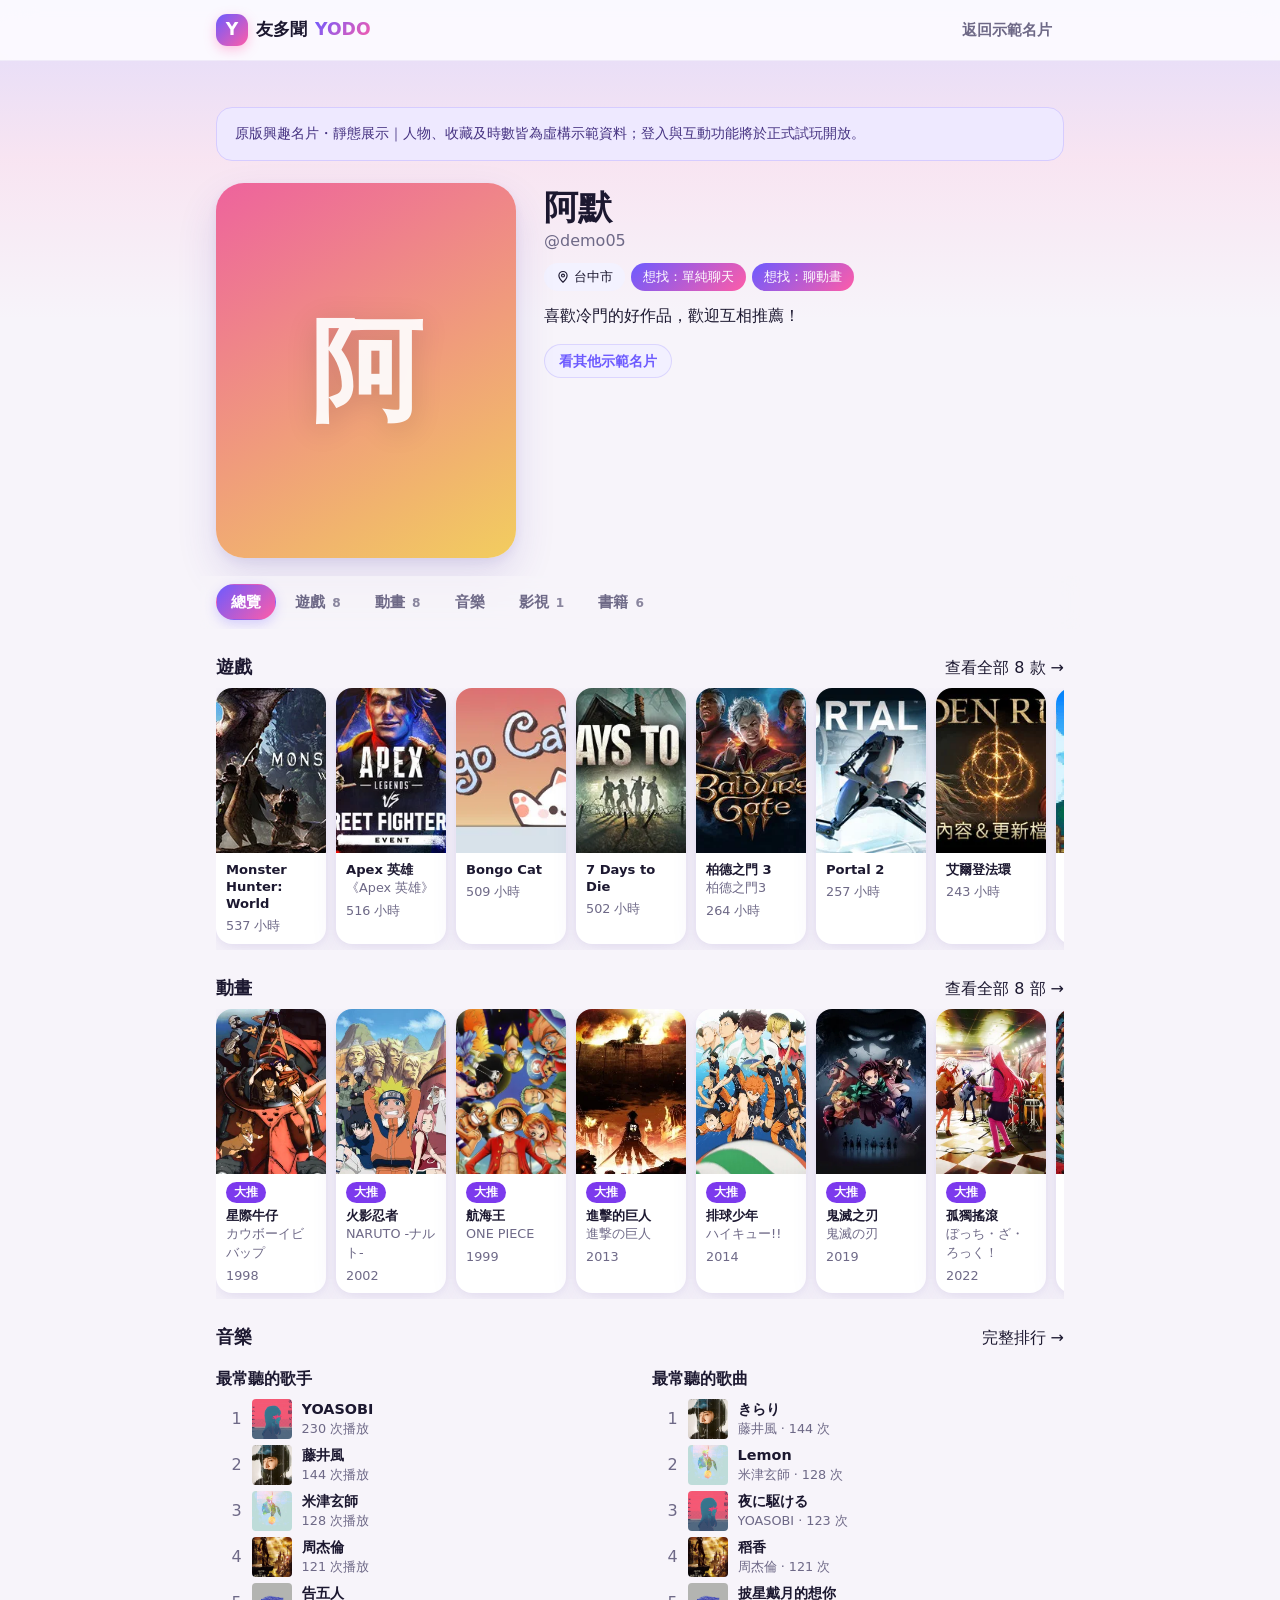
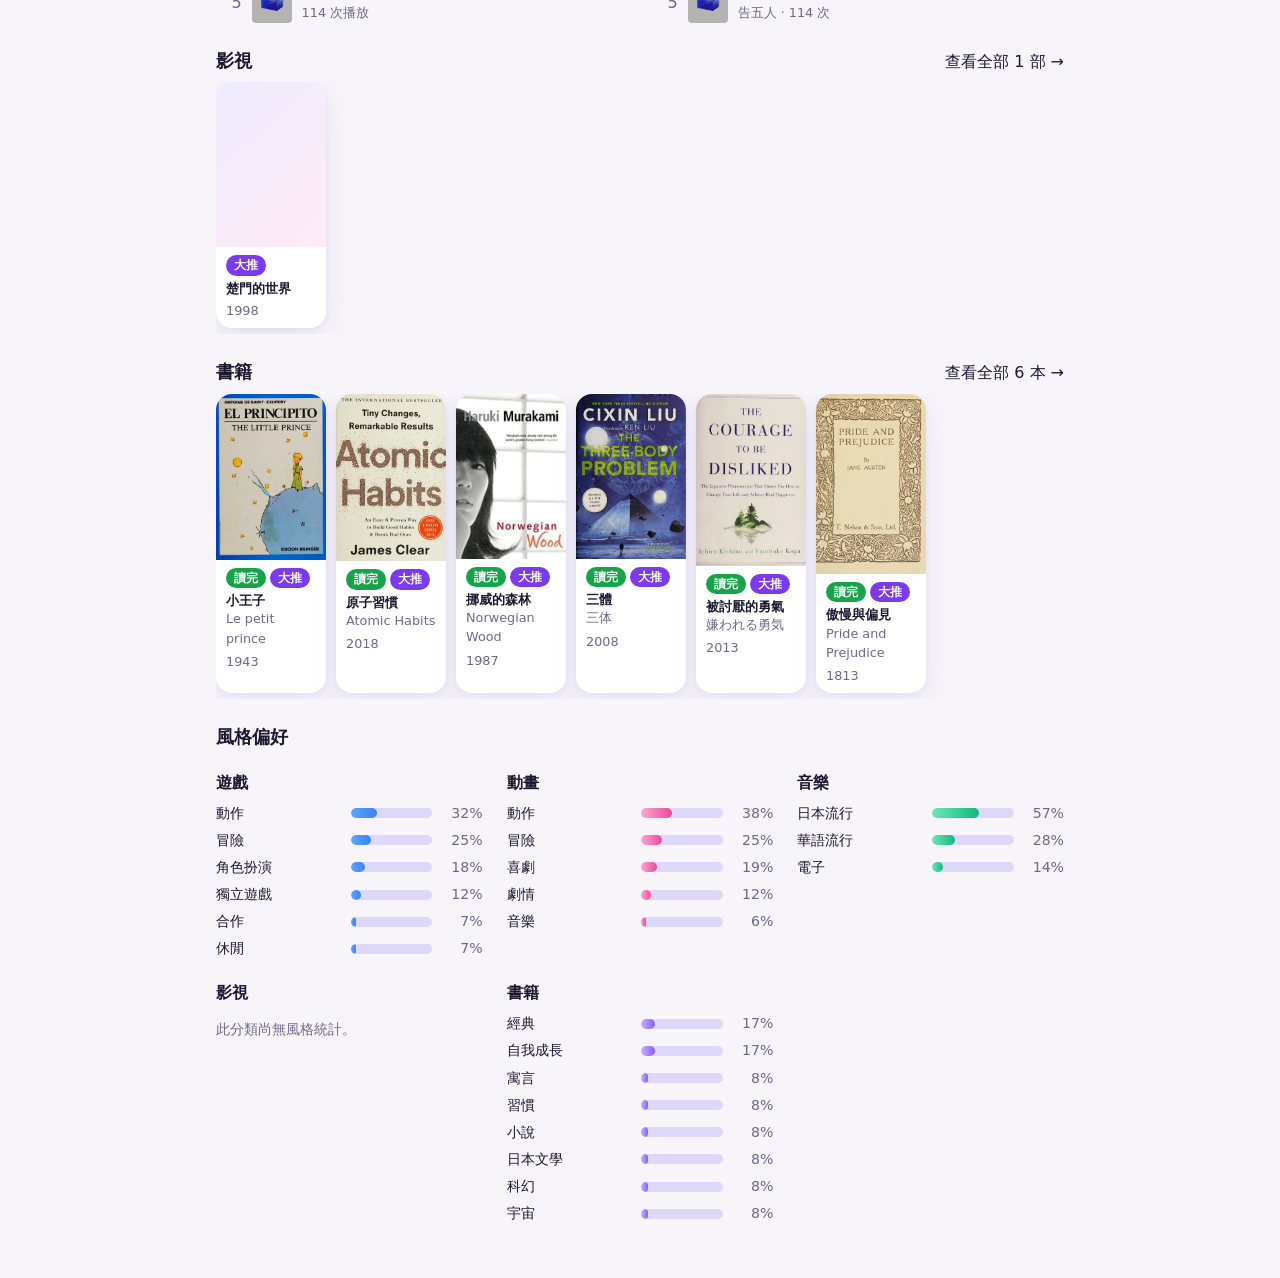
<file: profiles/demo05.html>
<!DOCTYPE html>

<html lang="zh-Hant">
<head>
<meta charset="utf-8"/>
<meta content="width=device-width, initial-scale=1, viewport-fit=cover" name="viewport"/>
<meta content="#6d5bff" name="theme-color"/>
<title>阿默 的興趣名片 · 友多聞 YODO</title>
<meta content="profile" property="og:type"/>
<meta content="阿默 的興趣名片" property="og:title"/>
<meta content="喜歡冷門的好作品，歡迎互相推薦！" property="og:description"/>
<meta content="https://qwqohmy.github.io/yodo-site/profiles/demo05.html" property="og:url"/>
<meta content="summary" name="twitter:card"/>
<link href="../assets/original/css/style.css" rel="stylesheet"/>
<style>.snapshot-notice{padding:14px 18px;margin:22px 0;background:#eee9ff;color:#463382;border:1px solid #d6ccff;border-radius:16px;font-size:14px;line-height:1.7}a.card:not([href]),a.rank-link:not([href]){cursor:default}.nav-links{display:flex!important}.topbar{position:relative!important}</style></head>
<body>
<header class="topbar">
<nav class="container nav">
<a class="brand" href="../index.html"><span aria-hidden="true" class="brand-mark">Y</span><span class="brand-zh">友多聞</span> <span class="brand-en">YODO</span></a>
<div class="nav-links"><a href="../index.html#profiles">返回示範名片</a></div>
</nav>
</header>
<main class="container"><aside class="snapshot-notice">原版興趣名片・靜態展示｜人物、收藏及時數皆為虛構示範資料；登入與互動功能將於正式試玩開放。</aside>
<section class="profile-hero">
<div class="hero-photos empty" style="--h: 335">
<span aria-hidden="true" class="hero-initial">阿</span>
</div>
<div class="hero-info">
<h1>阿默</h1>
<p class="muted handle">@demo05</p>
<p class="profile-meta">
<span class="meta-chip"><svg aria-hidden="true" class="icon" fill="none" focusable="false" height="14" stroke="currentColor" stroke-linecap="round" stroke-linejoin="round" stroke-width="2" viewbox="0 0 24 24" width="14"><path d="M12 21s-7-6.2-7-11.5a7 7 0 0 1 14 0C19 14.8 12 21 12 21Z"></path><circle cx="12" cy="9.5" r="2.5"></circle>
</svg> 台中市</span>
<span class="meta-chip strong">想找：單純聊天</span><span class="meta-chip strong">想找：聊動畫</span>
</p>
<p class="bio">喜歡冷門的好作品，歡迎互相推薦！</p>
<div class="actions profile-actions"><a class="btn small secondary" href="../index.html#profiles">看其他示範名片</a></div>
</div>
</section>
<nav aria-label="收藏分類" class="tabs" role="tablist">
<button aria-selected="true" data-tab="overview" role="tab" type="button">總覽</button>
<button aria-selected="false" data-tab="game" role="tab" type="button">
      遊戲
      <span class="tab-count">8</span>
</button>
<button aria-selected="false" data-tab="anime" role="tab" type="button">
      動畫
      <span class="tab-count">8</span>
</button>
<button aria-selected="false" data-tab="music" role="tab" type="button">
      音樂

    </button>
<button aria-selected="false" data-tab="film" role="tab" type="button">
      影視
      <span class="tab-count">1</span>
</button>
<button aria-selected="false" data-tab="book" role="tab" type="button">
      書籍
      <span class="tab-count">6</span>
</button>
</nav>
<div data-panel="overview" role="tabpanel">
<section class="category">
<div class="category-head">
<h2>
          遊戲

        </h2>
<button class="link see-all" data-goto="game" type="button">
            查看全部 8 款 →
          </button>
</div>
<div class="row-scroll">
<a class="card" role="group">
<div class="cover"><img alt="" loading="lazy" src="../assets/covers/820c35ab2a6252aae7.webp"/></div>
<div class="card-body">
<div class="card-title">Monster Hunter: World</div>
<div class="card-meta">
<span>537 小時</span>
</div>
</div></a>
<a class="card" role="group">
<div class="cover"><img alt="" loading="lazy" src="../assets/covers/ac36a4a41db6f7841a.webp"/></div>
<div class="card-body">
<div class="card-title">Apex 英雄</div>
<div class="card-sub">《Apex 英雄》</div>
<div class="card-meta">
<span>516 小時</span>
</div>
</div></a>
<a class="card" role="group">
<div class="cover"><img alt="" loading="lazy" src="../assets/covers/310a35600ded8fd12a.webp"/></div>
<div class="card-body">
<div class="card-title">Bongo Cat</div>
<div class="card-meta">
<span>509 小時</span>
</div>
</div></a>
<a class="card" role="group">
<div class="cover"><img alt="" loading="lazy" src="../assets/covers/12aec4f4104336236d.webp"/></div>
<div class="card-body">
<div class="card-title">7 Days to Die</div>
<div class="card-meta">
<span>502 小時</span>
</div>
</div></a>
<a class="card" role="group">
<div class="cover"><img alt="" loading="lazy" src="../assets/covers/f958a5e1f662212ac4.webp"/></div>
<div class="card-body">
<div class="card-title">柏德之門 3</div>
<div class="card-sub">柏德之門3</div>
<div class="card-meta">
<span>264 小時</span>
</div>
</div></a>
<a class="card" role="group">
<div class="cover"><img alt="" loading="lazy" src="../assets/covers/5136969fab756b86e9.webp"/></div>
<div class="card-body">
<div class="card-title">Portal 2</div>
<div class="card-meta">
<span>257 小時</span>
</div>
</div></a>
<a class="card" role="group">
<div class="cover"><img alt="" loading="lazy" src="../assets/covers/09207791f6a7cf821d.webp"/></div>
<div class="card-body">
<div class="card-title">艾爾登法環</div>
<div class="card-meta">
<span>243 小時</span>
</div>
</div></a>
<a class="card" role="group">
<div class="cover"><img alt="" loading="lazy" src="../assets/covers/dc8cb1f813f17c19dd.webp"/></div>
<div class="card-body">
<div class="card-title">Stardew Valley</div>
<div class="card-meta">
<span>229 小時</span>
</div>
</div></a>
</div>
</section>
<section class="category">
<div class="category-head">
<h2>
          動畫

        </h2>
<button class="link see-all" data-goto="anime" type="button">
            查看全部 8 部 →
          </button>
</div>
<div class="row-scroll">
<a class="card" role="group">
<div class="cover"><img alt="" loading="lazy" src="../assets/covers/2b6cb3e09b40e58ac4.webp"/></div>
<div class="card-body">
<div class="verdict">
<span class="tier tier-great">大推</span>
</div>
<div class="card-title">星際牛仔</div>
<div class="card-sub">カウボーイビバップ</div>
<div class="card-meta">
<span>1998</span>
</div>
</div></a>
<a class="card" role="group">
<div class="cover"><img alt="" loading="lazy" src="../assets/covers/d32a699070c937eaa0.webp"/></div>
<div class="card-body">
<div class="verdict">
<span class="tier tier-great">大推</span>
</div>
<div class="card-title">火影忍者</div>
<div class="card-sub">NARUTO -ナルト-</div>
<div class="card-meta">
<span>2002</span>
</div>
</div></a>
<a class="card" role="group">
<div class="cover"><img alt="" loading="lazy" src="../assets/covers/d4ca8f33a0bf5c1efe.webp"/></div>
<div class="card-body">
<div class="verdict">
<span class="tier tier-great">大推</span>
</div>
<div class="card-title">航海王</div>
<div class="card-sub">ONE PIECE</div>
<div class="card-meta">
<span>1999</span>
</div>
</div></a>
<a class="card" role="group">
<div class="cover"><img alt="" loading="lazy" src="../assets/covers/7e7523c77542e5d4d6.webp"/></div>
<div class="card-body">
<div class="verdict">
<span class="tier tier-great">大推</span>
</div>
<div class="card-title">進擊的巨人</div>
<div class="card-sub">進撃の巨人</div>
<div class="card-meta">
<span>2013</span>
</div>
</div></a>
<a class="card" role="group">
<div class="cover"><img alt="" loading="lazy" src="../assets/covers/97d74d404883ceb31c.webp"/></div>
<div class="card-body">
<div class="verdict">
<span class="tier tier-great">大推</span>
</div>
<div class="card-title">排球少年</div>
<div class="card-sub">ハイキュー!!</div>
<div class="card-meta">
<span>2014</span>
</div>
</div></a>
<a class="card" role="group">
<div class="cover"><img alt="" loading="lazy" src="../assets/covers/556f4ff2f9af34246e.webp"/></div>
<div class="card-body">
<div class="verdict">
<span class="tier tier-great">大推</span>
</div>
<div class="card-title">鬼滅之刃</div>
<div class="card-sub">鬼滅の刃</div>
<div class="card-meta">
<span>2019</span>
</div>
</div></a>
<a class="card" role="group">
<div class="cover"><img alt="" loading="lazy" src="../assets/covers/8ae550bbc96b375155.webp"/></div>
<div class="card-body">
<div class="verdict">
<span class="tier tier-great">大推</span>
</div>
<div class="card-title">孤獨搖滾</div>
<div class="card-sub">ぼっち・ざ・ろっく！</div>
<div class="card-meta">
<span>2022</span>
</div>
</div></a>
<a class="card" role="group">
<div class="cover"><img alt="" loading="lazy" src="../assets/covers/414a7cb77d0fbdc418.webp"/></div>
<div class="card-body">
<div class="verdict">
<span class="tier tier-great">大推</span>
</div>
<div class="card-title">膽大黨</div>
<div class="card-sub">ダンダダン</div>
<div class="card-meta">
<span>2024</span>
</div>
</div></a>
</div>
</section>
<section class="category">
<div class="category-head">
<h2>
          音樂

        </h2>
<button class="link see-all" data-goto="music" type="button">
            完整排行 →
          </button>
</div>
<div class="rankings">
<div>
<h3>最常聽的歌手</h3>
<ol class="rank-list">
<li>
<span class="rank">1</span>
<span class="thumb square"><img alt="" loading="lazy" src="../assets/covers/7731d696d71606f8ce.webp"/></span>
<span class="rank-info">
<span class="card-title">YOASOBI</span>
<span class="card-sub">230 次播放</span>
</span>
</li>
<li>
<span class="rank">2</span>
<span class="thumb square"><img alt="" loading="lazy" src="../assets/covers/e064f7dec9a1745529.webp"/></span>
<span class="rank-info">
<span class="card-title">藤井風</span>
<span class="card-sub">144 次播放</span>
</span>
</li>
<li>
<span class="rank">3</span>
<span class="thumb square"><img alt="" loading="lazy" src="../assets/covers/f0f13bce5062f6b32a.webp"/></span>
<span class="rank-info">
<span class="card-title">米津玄師</span>
<span class="card-sub">128 次播放</span>
</span>
</li>
<li>
<span class="rank">4</span>
<span class="thumb square"><img alt="" loading="lazy" src="../assets/covers/505a8f259df3c21bb1.webp"/></span>
<span class="rank-info">
<span class="card-title">周杰倫</span>
<span class="card-sub">121 次播放</span>
</span>
</li>
<li>
<span class="rank">5</span>
<span class="thumb square"><img alt="" loading="lazy" src="../assets/covers/32cc67b1c11f7498df.webp"/></span>
<span class="rank-info">
<span class="card-title">告五人</span>
<span class="card-sub">114 次播放</span>
</span>
</li>
</ol>
</div>
<div>
<h3>最常聽的歌曲</h3>
<ol class="rank-list">
<li><a class="rank-link" role="group">
<span class="rank">1</span>
<span class="thumb square"><img alt="" loading="lazy" src="../assets/covers/e064f7dec9a1745529.webp"/></span>
<span class="rank-info">
<span class="card-title">きらり</span>
<span class="card-sub">藤井風 · 144 次</span>
</span>
</a></li>
<li><a class="rank-link" role="group">
<span class="rank">2</span>
<span class="thumb square"><img alt="" loading="lazy" src="../assets/covers/f0f13bce5062f6b32a.webp"/></span>
<span class="rank-info">
<span class="card-title">Lemon</span>
<span class="card-sub">米津玄師 · 128 次</span>
</span>
</a></li>
<li><a class="rank-link" role="group">
<span class="rank">3</span>
<span class="thumb square"><img alt="" loading="lazy" src="../assets/covers/7731d696d71606f8ce.webp"/></span>
<span class="rank-info">
<span class="card-title">夜に駆ける</span>
<span class="card-sub">YOASOBI · 123 次</span>
</span>
</a></li>
<li><a class="rank-link" role="group">
<span class="rank">4</span>
<span class="thumb square"><img alt="" loading="lazy" src="../assets/covers/505a8f259df3c21bb1.webp"/></span>
<span class="rank-info">
<span class="card-title">稻香</span>
<span class="card-sub">周杰倫 · 121 次</span>
</span>
</a></li>
<li><a class="rank-link" role="group">
<span class="rank">5</span>
<span class="thumb square"><img alt="" loading="lazy" src="../assets/covers/32cc67b1c11f7498df.webp"/></span>
<span class="rank-info">
<span class="card-title">披星戴月的想你</span>
<span class="card-sub">告五人 · 114 次</span>
</span>
</a></li>
</ol>
</div>
</div>
</section>
<section class="category">
<div class="category-head">
<h2>
          影視

        </h2>
<button class="link see-all" data-goto="film" type="button">
            查看全部 1 部 →
          </button>
</div>
<div class="row-scroll">
<a class="card" role="group">
<div class="cover"></div>
<div class="card-body">
<div class="verdict">
<span class="tier tier-great">大推</span>
</div>
<div class="card-title">楚門的世界</div>
<div class="card-meta">
<span>1998</span>
</div>
</div></a>
</div>
</section>
<section class="category">
<div class="category-head">
<h2>
          書籍

        </h2>
<button class="link see-all" data-goto="book" type="button">
            查看全部 6 本 →
          </button>
</div>
<div class="row-scroll">
<a class="card" role="group">
<div class="cover"><img alt="" loading="lazy" src="../assets/covers/62bae1625b8ddc7210.webp"/></div>
<div class="card-body">
<div class="verdict">
<span class="status-chip status-read">讀完</span>
<span class="tier tier-great">大推</span>
</div>
<div class="card-title">小王子</div>
<div class="card-sub">Le petit prince</div>
<div class="card-meta">
<span>1943</span>
</div>
</div></a>
<a class="card" role="group">
<div class="cover"><img alt="" loading="lazy" src="../assets/covers/8b8772387e31d073b2.webp"/></div>
<div class="card-body">
<div class="verdict">
<span class="status-chip status-read">讀完</span>
<span class="tier tier-great">大推</span>
</div>
<div class="card-title">原子習慣</div>
<div class="card-sub">Atomic Habits</div>
<div class="card-meta">
<span>2018</span>
</div>
</div></a>
<a class="card" role="group">
<div class="cover"><img alt="" loading="lazy" src="../assets/covers/6b09e67f378609f995.webp"/></div>
<div class="card-body">
<div class="verdict">
<span class="status-chip status-read">讀完</span>
<span class="tier tier-great">大推</span>
</div>
<div class="card-title">挪威的森林</div>
<div class="card-sub">Norwegian Wood</div>
<div class="card-meta">
<span>1987</span>
</div>
</div></a>
<a class="card" role="group">
<div class="cover"><img alt="" loading="lazy" src="../assets/covers/963feafde2822e373c.webp"/></div>
<div class="card-body">
<div class="verdict">
<span class="status-chip status-read">讀完</span>
<span class="tier tier-great">大推</span>
</div>
<div class="card-title">三體</div>
<div class="card-sub">三体</div>
<div class="card-meta">
<span>2008</span>
</div>
</div></a>
<a class="card" role="group">
<div class="cover"><img alt="" loading="lazy" src="../assets/covers/cf5610828ebe5f041c.webp"/></div>
<div class="card-body">
<div class="verdict">
<span class="status-chip status-read">讀完</span>
<span class="tier tier-great">大推</span>
</div>
<div class="card-title">被討厭的勇氣</div>
<div class="card-sub">嫌われる勇気</div>
<div class="card-meta">
<span>2013</span>
</div>
</div></a>
<a class="card" role="group">
<div class="cover"><img alt="" loading="lazy" src="../assets/covers/0a9a9a9951c01d1a64.webp"/></div>
<div class="card-body">
<div class="verdict">
<span class="status-chip status-read">讀完</span>
<span class="tier tier-great">大推</span>
</div>
<div class="card-title">傲慢與偏見</div>
<div class="card-sub">Pride and Prejudice</div>
<div class="card-meta">
<span>1813</span>
</div>
</div></a>
</div>
</section>
<section class="category">
<h2>風格偏好</h2>
<div class="style-grid">
<div><h3>遊戲</h3>
<ul class="style-bars cat-game">
<li><span class="style-name">動作</span><span class="style-track"><span class="style-fill" style="width: 32%"></span></span><span class="style-pct">32%</span></li>
<li><span class="style-name">冒險</span><span class="style-track"><span class="style-fill" style="width: 25%"></span></span><span class="style-pct">25%</span></li>
<li><span class="style-name">角色扮演</span><span class="style-track"><span class="style-fill" style="width: 18%"></span></span><span class="style-pct">18%</span></li>
<li><span class="style-name">獨立遊戲</span><span class="style-track"><span class="style-fill" style="width: 12%"></span></span><span class="style-pct">12%</span></li>
<li><span class="style-name">合作</span><span class="style-track"><span class="style-fill" style="width: 7%"></span></span><span class="style-pct">7%</span></li>
<li><span class="style-name">休閒</span><span class="style-track"><span class="style-fill" style="width: 7%"></span></span><span class="style-pct">7%</span></li>
</ul>
</div>
<div><h3>動畫</h3>
<ul class="style-bars cat-anime">
<li><span class="style-name">動作</span><span class="style-track"><span class="style-fill" style="width: 38%"></span></span><span class="style-pct">38%</span></li>
<li><span class="style-name">冒險</span><span class="style-track"><span class="style-fill" style="width: 25%"></span></span><span class="style-pct">25%</span></li>
<li><span class="style-name">喜劇</span><span class="style-track"><span class="style-fill" style="width: 19%"></span></span><span class="style-pct">19%</span></li>
<li><span class="style-name">劇情</span><span class="style-track"><span class="style-fill" style="width: 12%"></span></span><span class="style-pct">12%</span></li>
<li><span class="style-name">音樂</span><span class="style-track"><span class="style-fill" style="width: 6%"></span></span><span class="style-pct">6%</span></li>
</ul>
</div>
<div><h3>音樂</h3>
<ul class="style-bars cat-music">
<li><span class="style-name">日本流行</span><span class="style-track"><span class="style-fill" style="width: 57%"></span></span><span class="style-pct">57%</span></li>
<li><span class="style-name">華語流行</span><span class="style-track"><span class="style-fill" style="width: 28%"></span></span><span class="style-pct">28%</span></li>
<li><span class="style-name">電子</span><span class="style-track"><span class="style-fill" style="width: 14%"></span></span><span class="style-pct">14%</span></li>
</ul>
</div>
<div><h3>影視</h3>
<p class="muted small">此分類尚無風格統計。</p>
</div>
<div><h3>書籍</h3>
<ul class="style-bars cat-book">
<li><span class="style-name">經典</span><span class="style-track"><span class="style-fill" style="width: 17%"></span></span><span class="style-pct">17%</span></li>
<li><span class="style-name">自我成長</span><span class="style-track"><span class="style-fill" style="width: 17%"></span></span><span class="style-pct">17%</span></li>
<li><span class="style-name">寓言</span><span class="style-track"><span class="style-fill" style="width: 8%"></span></span><span class="style-pct">8%</span></li>
<li><span class="style-name">習慣</span><span class="style-track"><span class="style-fill" style="width: 8%"></span></span><span class="style-pct">8%</span></li>
<li><span class="style-name">小說</span><span class="style-track"><span class="style-fill" style="width: 8%"></span></span><span class="style-pct">8%</span></li>
<li><span class="style-name">日本文學</span><span class="style-track"><span class="style-fill" style="width: 8%"></span></span><span class="style-pct">8%</span></li>
<li><span class="style-name">科幻</span><span class="style-track"><span class="style-fill" style="width: 8%"></span></span><span class="style-pct">8%</span></li>
<li><span class="style-name">宇宙</span><span class="style-track"><span class="style-fill" style="width: 8%"></span></span><span class="style-pct">8%</span></li>
</ul>
</div>
</div>
</section>
</div>
<div data-panel="game" role="tabpanel">
<details class="style-details" open="">
<summary>阿默 喜歡的遊戲風格</summary>
<ul class="style-bars cat-game">
<li><span class="style-name">動作</span><span class="style-track"><span class="style-fill" style="width: 32%"></span></span><span class="style-pct">32%</span></li>
<li><span class="style-name">冒險</span><span class="style-track"><span class="style-fill" style="width: 25%"></span></span><span class="style-pct">25%</span></li>
<li><span class="style-name">角色扮演</span><span class="style-track"><span class="style-fill" style="width: 18%"></span></span><span class="style-pct">18%</span></li>
<li><span class="style-name">獨立遊戲</span><span class="style-track"><span class="style-fill" style="width: 12%"></span></span><span class="style-pct">12%</span></li>
<li><span class="style-name">合作</span><span class="style-track"><span class="style-fill" style="width: 7%"></span></span><span class="style-pct">7%</span></li>
<li><span class="style-name">休閒</span><span class="style-track"><span class="style-fill" style="width: 7%"></span></span><span class="style-pct">7%</span></li>
</ul>
</details>
<section class="category">
<div class="grid compact" data-paged="24">
<a class="card" role="group">
<div class="cover"><img alt="" loading="lazy" src="../assets/covers/820c35ab2a6252aae7.webp"/></div>
<div class="card-body">
<div class="card-title">Monster Hunter: World</div>
<div class="card-meta">
<span>537 小時</span>
</div>
</div></a>
<a class="card" role="group">
<div class="cover"><img alt="" loading="lazy" src="../assets/covers/ac36a4a41db6f7841a.webp"/></div>
<div class="card-body">
<div class="card-title">Apex 英雄</div>
<div class="card-sub">《Apex 英雄》</div>
<div class="card-meta">
<span>516 小時</span>
</div>
</div></a>
<a class="card" role="group">
<div class="cover"><img alt="" loading="lazy" src="../assets/covers/310a35600ded8fd12a.webp"/></div>
<div class="card-body">
<div class="card-title">Bongo Cat</div>
<div class="card-meta">
<span>509 小時</span>
</div>
</div></a>
<a class="card" role="group">
<div class="cover"><img alt="" loading="lazy" src="../assets/covers/12aec4f4104336236d.webp"/></div>
<div class="card-body">
<div class="card-title">7 Days to Die</div>
<div class="card-meta">
<span>502 小時</span>
</div>
</div></a>
<a class="card" role="group">
<div class="cover"><img alt="" loading="lazy" src="../assets/covers/f958a5e1f662212ac4.webp"/></div>
<div class="card-body">
<div class="card-title">柏德之門 3</div>
<div class="card-sub">柏德之門3</div>
<div class="card-meta">
<span>264 小時</span>
</div>
</div></a>
<a class="card" role="group">
<div class="cover"><img alt="" loading="lazy" src="../assets/covers/5136969fab756b86e9.webp"/></div>
<div class="card-body">
<div class="card-title">Portal 2</div>
<div class="card-meta">
<span>257 小時</span>
</div>
</div></a>
<a class="card" role="group">
<div class="cover"><img alt="" loading="lazy" src="../assets/covers/09207791f6a7cf821d.webp"/></div>
<div class="card-body">
<div class="card-title">艾爾登法環</div>
<div class="card-meta">
<span>243 小時</span>
</div>
</div></a>
<a class="card" role="group">
<div class="cover"><img alt="" loading="lazy" src="../assets/covers/dc8cb1f813f17c19dd.webp"/></div>
<div class="card-body">
<div class="card-title">Stardew Valley</div>
<div class="card-meta">
<span>229 小時</span>
</div>
</div></a>
</div>
</section>
</div>
<div data-panel="anime" role="tabpanel">
<details class="style-details" open="">
<summary>阿默 喜歡的動畫風格</summary>
<ul class="style-bars cat-anime">
<li><span class="style-name">動作</span><span class="style-track"><span class="style-fill" style="width: 38%"></span></span><span class="style-pct">38%</span></li>
<li><span class="style-name">冒險</span><span class="style-track"><span class="style-fill" style="width: 25%"></span></span><span class="style-pct">25%</span></li>
<li><span class="style-name">喜劇</span><span class="style-track"><span class="style-fill" style="width: 19%"></span></span><span class="style-pct">19%</span></li>
<li><span class="style-name">劇情</span><span class="style-track"><span class="style-fill" style="width: 12%"></span></span><span class="style-pct">12%</span></li>
<li><span class="style-name">音樂</span><span class="style-track"><span class="style-fill" style="width: 6%"></span></span><span class="style-pct">6%</span></li>
</ul>
</details>
<section class="category">
<h3 class="tier-heading">大推 <span class="muted small">8</span></h3>
<div class="grid compact">
<a class="card" role="group">
<div class="cover"><img alt="" loading="lazy" src="../assets/covers/2b6cb3e09b40e58ac4.webp"/></div>
<div class="card-body">
<div class="verdict">
<span class="tier tier-great">大推</span>
</div>
<div class="card-title">星際牛仔</div>
<div class="card-sub">カウボーイビバップ</div>
<div class="card-meta">
<span>1998</span>
</div>
</div></a>
<a class="card" role="group">
<div class="cover"><img alt="" loading="lazy" src="../assets/covers/d32a699070c937eaa0.webp"/></div>
<div class="card-body">
<div class="verdict">
<span class="tier tier-great">大推</span>
</div>
<div class="card-title">火影忍者</div>
<div class="card-sub">NARUTO -ナルト-</div>
<div class="card-meta">
<span>2002</span>
</div>
</div></a>
<a class="card" role="group">
<div class="cover"><img alt="" loading="lazy" src="../assets/covers/d4ca8f33a0bf5c1efe.webp"/></div>
<div class="card-body">
<div class="verdict">
<span class="tier tier-great">大推</span>
</div>
<div class="card-title">航海王</div>
<div class="card-sub">ONE PIECE</div>
<div class="card-meta">
<span>1999</span>
</div>
</div></a>
<a class="card" role="group">
<div class="cover"><img alt="" loading="lazy" src="../assets/covers/7e7523c77542e5d4d6.webp"/></div>
<div class="card-body">
<div class="verdict">
<span class="tier tier-great">大推</span>
</div>
<div class="card-title">進擊的巨人</div>
<div class="card-sub">進撃の巨人</div>
<div class="card-meta">
<span>2013</span>
</div>
</div></a>
<a class="card" role="group">
<div class="cover"><img alt="" loading="lazy" src="../assets/covers/97d74d404883ceb31c.webp"/></div>
<div class="card-body">
<div class="verdict">
<span class="tier tier-great">大推</span>
</div>
<div class="card-title">排球少年</div>
<div class="card-sub">ハイキュー!!</div>
<div class="card-meta">
<span>2014</span>
</div>
</div></a>
<a class="card" role="group">
<div class="cover"><img alt="" loading="lazy" src="../assets/covers/556f4ff2f9af34246e.webp"/></div>
<div class="card-body">
<div class="verdict">
<span class="tier tier-great">大推</span>
</div>
<div class="card-title">鬼滅之刃</div>
<div class="card-sub">鬼滅の刃</div>
<div class="card-meta">
<span>2019</span>
</div>
</div></a>
<a class="card" role="group">
<div class="cover"><img alt="" loading="lazy" src="../assets/covers/8ae550bbc96b375155.webp"/></div>
<div class="card-body">
<div class="verdict">
<span class="tier tier-great">大推</span>
</div>
<div class="card-title">孤獨搖滾</div>
<div class="card-sub">ぼっち・ざ・ろっく！</div>
<div class="card-meta">
<span>2022</span>
</div>
</div></a>
<a class="card" role="group">
<div class="cover"><img alt="" loading="lazy" src="../assets/covers/414a7cb77d0fbdc418.webp"/></div>
<div class="card-body">
<div class="verdict">
<span class="tier tier-great">大推</span>
</div>
<div class="card-title">膽大黨</div>
<div class="card-sub">ダンダダン</div>
<div class="card-meta">
<span>2024</span>
</div>
</div></a>
</div>
</section>
</div>
<div data-panel="music" role="tabpanel">
<details class="style-details" open="">
<summary>阿默 喜歡的音樂風格</summary>
<ul class="style-bars cat-music">
<li><span class="style-name">日本流行</span><span class="style-track"><span class="style-fill" style="width: 57%"></span></span><span class="style-pct">57%</span></li>
<li><span class="style-name">華語流行</span><span class="style-track"><span class="style-fill" style="width: 28%"></span></span><span class="style-pct">28%</span></li>
<li><span class="style-name">電子</span><span class="style-track"><span class="style-fill" style="width: 14%"></span></span><span class="style-pct">14%</span></li>
</ul>
</details>
<section class="category">
<div class="rankings">
<div>
<h3>最常聽的歌手</h3>
<ol class="rank-list">
<li>
<span class="rank">1</span>
<span class="thumb square"><img alt="" loading="lazy" src="../assets/covers/7731d696d71606f8ce.webp"/></span>
<span class="rank-info">
<span class="card-title">YOASOBI</span>
<span class="card-sub">230 次播放</span>
</span>
</li>
<li>
<span class="rank">2</span>
<span class="thumb square"><img alt="" loading="lazy" src="../assets/covers/e064f7dec9a1745529.webp"/></span>
<span class="rank-info">
<span class="card-title">藤井風</span>
<span class="card-sub">144 次播放</span>
</span>
</li>
<li>
<span class="rank">3</span>
<span class="thumb square"><img alt="" loading="lazy" src="../assets/covers/f0f13bce5062f6b32a.webp"/></span>
<span class="rank-info">
<span class="card-title">米津玄師</span>
<span class="card-sub">128 次播放</span>
</span>
</li>
<li>
<span class="rank">4</span>
<span class="thumb square"><img alt="" loading="lazy" src="../assets/covers/505a8f259df3c21bb1.webp"/></span>
<span class="rank-info">
<span class="card-title">周杰倫</span>
<span class="card-sub">121 次播放</span>
</span>
</li>
<li>
<span class="rank">5</span>
<span class="thumb square"><img alt="" loading="lazy" src="../assets/covers/32cc67b1c11f7498df.webp"/></span>
<span class="rank-info">
<span class="card-title">告五人</span>
<span class="card-sub">114 次播放</span>
</span>
</li>
</ol>
</div>
<div>
<h3>最常聽的歌曲</h3>
<ol class="rank-list">
<li><a class="rank-link" role="group">
<span class="rank">1</span>
<span class="thumb square"><img alt="" loading="lazy" src="../assets/covers/e064f7dec9a1745529.webp"/></span>
<span class="rank-info">
<span class="card-title">きらり</span>
<span class="card-sub">藤井風 · 144 次</span>
</span>
</a></li>
<li><a class="rank-link" role="group">
<span class="rank">2</span>
<span class="thumb square"><img alt="" loading="lazy" src="../assets/covers/f0f13bce5062f6b32a.webp"/></span>
<span class="rank-info">
<span class="card-title">Lemon</span>
<span class="card-sub">米津玄師 · 128 次</span>
</span>
</a></li>
<li><a class="rank-link" role="group">
<span class="rank">3</span>
<span class="thumb square"><img alt="" loading="lazy" src="../assets/covers/7731d696d71606f8ce.webp"/></span>
<span class="rank-info">
<span class="card-title">夜に駆ける</span>
<span class="card-sub">YOASOBI · 123 次</span>
</span>
</a></li>
<li><a class="rank-link" role="group">
<span class="rank">4</span>
<span class="thumb square"><img alt="" loading="lazy" src="../assets/covers/505a8f259df3c21bb1.webp"/></span>
<span class="rank-info">
<span class="card-title">稻香</span>
<span class="card-sub">周杰倫 · 121 次</span>
</span>
</a></li>
<li><a class="rank-link" role="group">
<span class="rank">5</span>
<span class="thumb square"><img alt="" loading="lazy" src="../assets/covers/32cc67b1c11f7498df.webp"/></span>
<span class="rank-info">
<span class="card-title">披星戴月的想你</span>
<span class="card-sub">告五人 · 114 次</span>
</span>
</a></li>
<li><a class="rank-link" role="group">
<span class="rank">6</span>
<span class="thumb square"><img alt="" loading="lazy" src="../assets/covers/fc495dbbd063b105fa.webp"/></span>
<span class="rank-info">
<span class="card-title">偶像</span>
<span class="card-sub">YOASOBI · 107 次</span>
</span>
</a></li>
</ol>
</div>
</div>
</section>
</div>
<div data-panel="film" role="tabpanel">
<section class="category">
<h3 class="tier-heading">大推 <span class="muted small">1</span></h3>
<div class="grid compact">
<a class="card" role="group">
<div class="cover"></div>
<div class="card-body">
<div class="verdict">
<span class="tier tier-great">大推</span>
</div>
<div class="card-title">楚門的世界</div>
<div class="card-meta">
<span>1998</span>
</div>
</div></a>
</div>
</section>
</div>
<div data-panel="book" role="tabpanel">
<details class="style-details" open="">
<summary>阿默 喜歡的書籍風格</summary>
<ul class="style-bars cat-book">
<li><span class="style-name">經典</span><span class="style-track"><span class="style-fill" style="width: 17%"></span></span><span class="style-pct">17%</span></li>
<li><span class="style-name">自我成長</span><span class="style-track"><span class="style-fill" style="width: 17%"></span></span><span class="style-pct">17%</span></li>
<li><span class="style-name">寓言</span><span class="style-track"><span class="style-fill" style="width: 8%"></span></span><span class="style-pct">8%</span></li>
<li><span class="style-name">習慣</span><span class="style-track"><span class="style-fill" style="width: 8%"></span></span><span class="style-pct">8%</span></li>
<li><span class="style-name">小說</span><span class="style-track"><span class="style-fill" style="width: 8%"></span></span><span class="style-pct">8%</span></li>
<li><span class="style-name">日本文學</span><span class="style-track"><span class="style-fill" style="width: 8%"></span></span><span class="style-pct">8%</span></li>
<li><span class="style-name">科幻</span><span class="style-track"><span class="style-fill" style="width: 8%"></span></span><span class="style-pct">8%</span></li>
<li><span class="style-name">宇宙</span><span class="style-track"><span class="style-fill" style="width: 8%"></span></span><span class="style-pct">8%</span></li>
</ul>
</details>
<section class="category">
<h3 class="tier-heading">讀完 <span class="muted small">6</span></h3>
<div class="grid compact">
<a class="card" role="group">
<div class="cover"><img alt="" loading="lazy" src="../assets/covers/62bae1625b8ddc7210.webp"/></div>
<div class="card-body">
<div class="verdict">
<span class="status-chip status-read">讀完</span>
<span class="tier tier-great">大推</span>
</div>
<div class="card-title">小王子</div>
<div class="card-sub">Le petit prince</div>
<div class="card-meta">
<span>1943</span>
</div>
</div></a>
<a class="card" role="group">
<div class="cover"><img alt="" loading="lazy" src="../assets/covers/8b8772387e31d073b2.webp"/></div>
<div class="card-body">
<div class="verdict">
<span class="status-chip status-read">讀完</span>
<span class="tier tier-great">大推</span>
</div>
<div class="card-title">原子習慣</div>
<div class="card-sub">Atomic Habits</div>
<div class="card-meta">
<span>2018</span>
</div>
</div></a>
<a class="card" role="group">
<div class="cover"><img alt="" loading="lazy" src="../assets/covers/6b09e67f378609f995.webp"/></div>
<div class="card-body">
<div class="verdict">
<span class="status-chip status-read">讀完</span>
<span class="tier tier-great">大推</span>
</div>
<div class="card-title">挪威的森林</div>
<div class="card-sub">Norwegian Wood</div>
<div class="card-meta">
<span>1987</span>
</div>
</div></a>
<a class="card" role="group">
<div class="cover"><img alt="" loading="lazy" src="../assets/covers/963feafde2822e373c.webp"/></div>
<div class="card-body">
<div class="verdict">
<span class="status-chip status-read">讀完</span>
<span class="tier tier-great">大推</span>
</div>
<div class="card-title">三體</div>
<div class="card-sub">三体</div>
<div class="card-meta">
<span>2008</span>
</div>
</div></a>
<a class="card" role="group">
<div class="cover"><img alt="" loading="lazy" src="../assets/covers/cf5610828ebe5f041c.webp"/></div>
<div class="card-body">
<div class="verdict">
<span class="status-chip status-read">讀完</span>
<span class="tier tier-great">大推</span>
</div>
<div class="card-title">被討厭的勇氣</div>
<div class="card-sub">嫌われる勇気</div>
<div class="card-meta">
<span>2013</span>
</div>
</div></a>
<a class="card" role="group">
<div class="cover"><img alt="" loading="lazy" src="../assets/covers/0a9a9a9951c01d1a64.webp"/></div>
<div class="card-body">
<div class="verdict">
<span class="status-chip status-read">讀完</span>
<span class="tier tier-great">大推</span>
</div>
<div class="card-title">傲慢與偏見</div>
<div class="card-sub">Pride and Prejudice</div>
<div class="card-meta">
<span>1813</span>
</div>
</div></a>
</div>
</section>
</div>
</main>
<script>
  document.querySelectorAll("[data-copy]").forEach((btn) => {
    btn.addEventListener("click", async () => {
      try {
        await navigator.clipboard.writeText(btn.dataset.copy);
        const before = btn.innerHTML;
        btn.textContent = "已複製！";
        setTimeout(() => { btn.innerHTML = before; }, 1500);
      } catch {
        prompt("複製：", btn.dataset.copy);
      }
    });
  });

  // Photo carousel: swipe (native scroll-snap), arrows, and dots that follow the scroll.
  document.querySelectorAll("[data-carousel]").forEach((box) => {
    const track = box.querySelector(".hero-track");
    const dots = [...box.querySelectorAll(".hero-dots span")];
    const go = (dir) => track.scrollBy({ left: dir * track.clientWidth, behavior: "smooth" });
    box.querySelectorAll("[data-dir]").forEach((b) => b.addEventListener("click", () => go(Number(b.dataset.dir))));
    track.addEventListener("scroll", () => {
      const i = Math.round(track.scrollLeft / track.clientWidth);
      dots.forEach((d, j) => d.classList.toggle("on", i === j));
    }, { passive: true });
  });
</script>
<script src="../assets/original/js/tabs.js"></script>
</body>
</html>
</file>
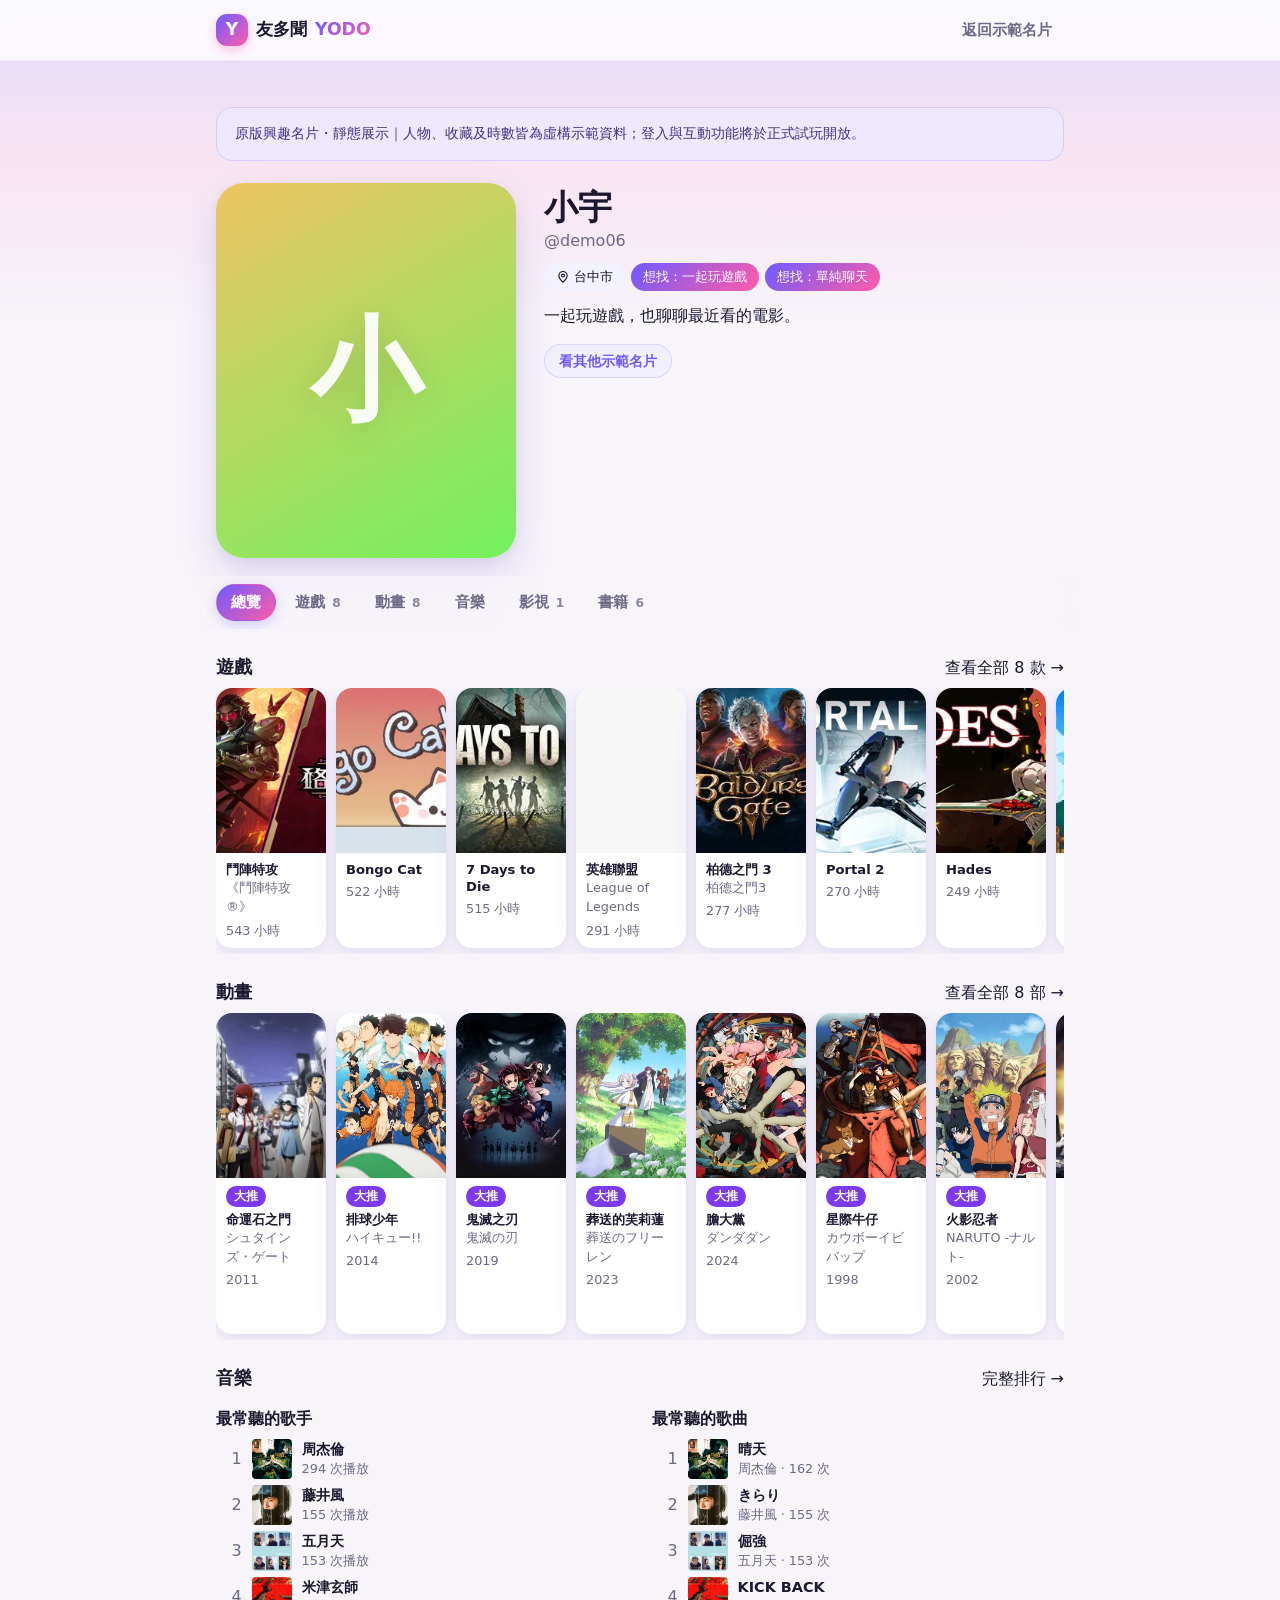
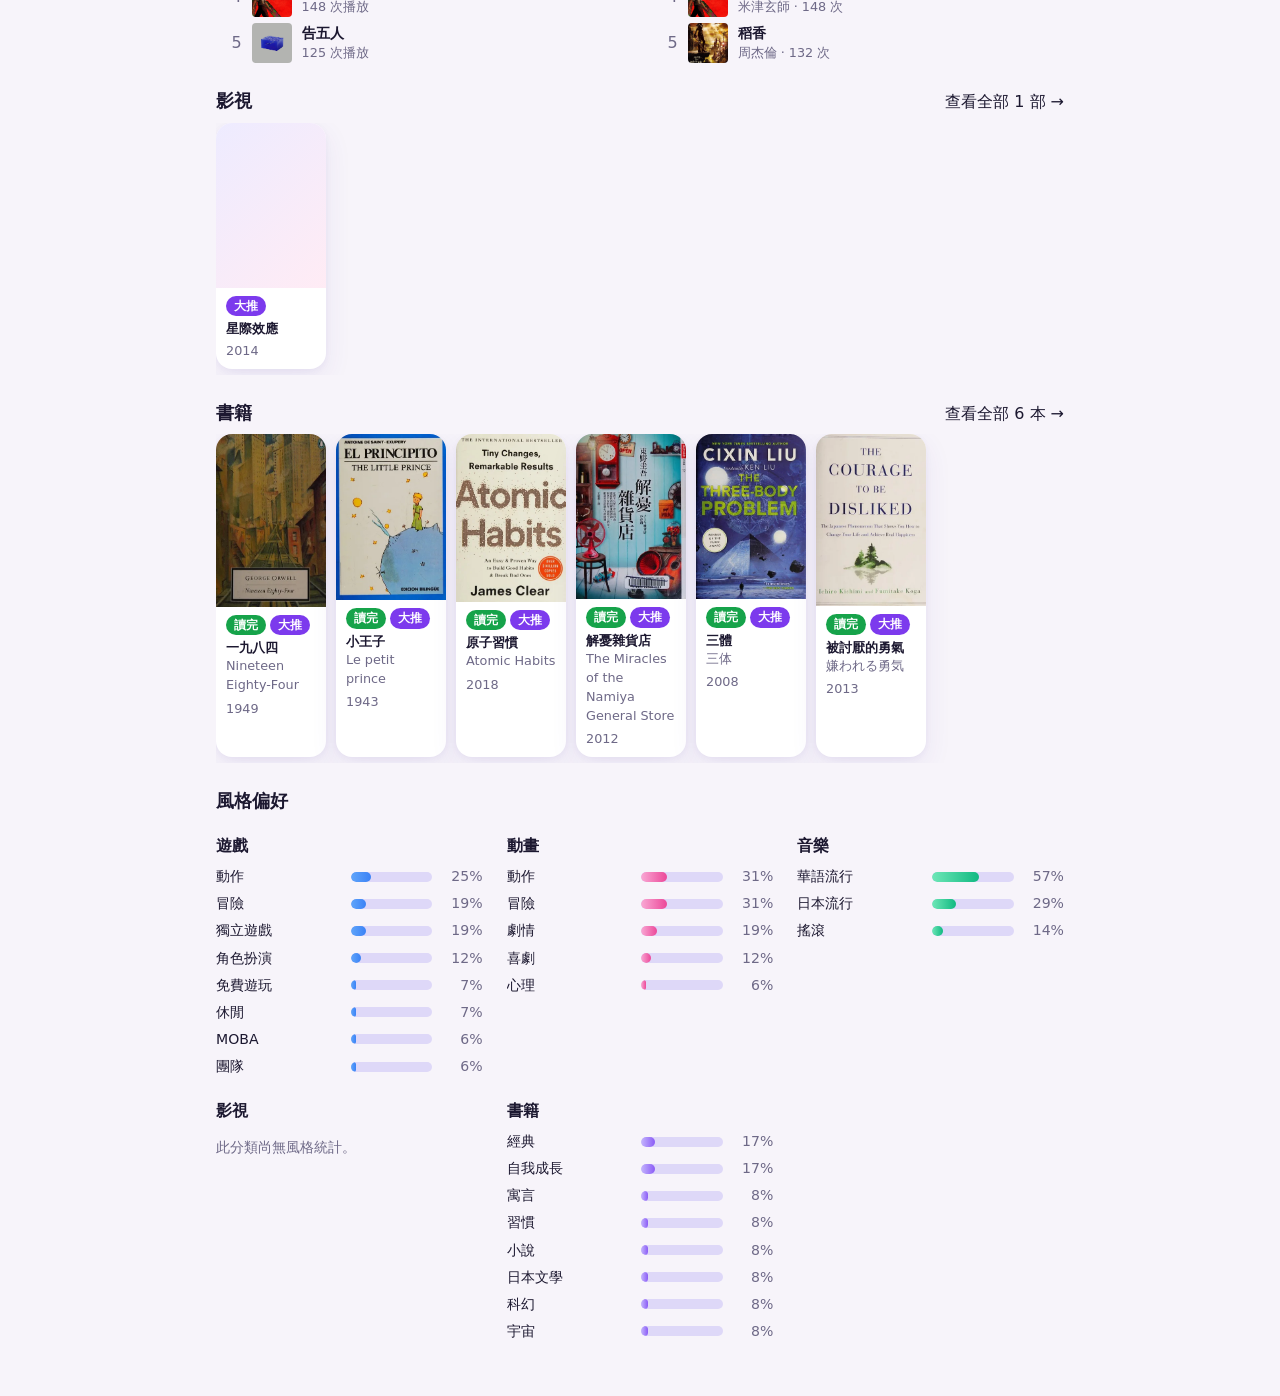
<file: profiles/demo06.html>
<!DOCTYPE html>

<html lang="zh-Hant">
<head>
<meta charset="utf-8"/>
<meta content="width=device-width, initial-scale=1, viewport-fit=cover" name="viewport"/>
<meta content="#6d5bff" name="theme-color"/>
<title>小宇 的興趣名片 · 友多聞 YODO</title>
<meta content="profile" property="og:type"/>
<meta content="小宇 的興趣名片" property="og:title"/>
<meta content="一起玩遊戲，也聊聊最近看的電影。" property="og:description"/>
<meta content="https://qwqohmy.github.io/yodo-site/profiles/demo06.html" property="og:url"/>
<meta content="summary" name="twitter:card"/>
<link href="../assets/original/css/style.css" rel="stylesheet"/>
<style>.snapshot-notice{padding:14px 18px;margin:22px 0;background:#eee9ff;color:#463382;border:1px solid #d6ccff;border-radius:16px;font-size:14px;line-height:1.7}a.card:not([href]),a.rank-link:not([href]){cursor:default}.nav-links{display:flex!important}.topbar{position:relative!important}</style></head>
<body>
<header class="topbar">
<nav class="container nav">
<a class="brand" href="../index.html"><span aria-hidden="true" class="brand-mark">Y</span><span class="brand-zh">友多聞</span> <span class="brand-en">YODO</span></a>
<div class="nav-links"><a href="../index.html#profiles">返回示範名片</a></div>
</nav>
</header>
<main class="container"><aside class="snapshot-notice">原版興趣名片・靜態展示｜人物、收藏及時數皆為虛構示範資料；登入與互動功能將於正式試玩開放。</aside>
<section class="profile-hero">
<div class="hero-photos empty" style="--h: 42">
<span aria-hidden="true" class="hero-initial">小</span>
</div>
<div class="hero-info">
<h1>小宇</h1>
<p class="muted handle">@demo06</p>
<p class="profile-meta">
<span class="meta-chip"><svg aria-hidden="true" class="icon" fill="none" focusable="false" height="14" stroke="currentColor" stroke-linecap="round" stroke-linejoin="round" stroke-width="2" viewbox="0 0 24 24" width="14"><path d="M12 21s-7-6.2-7-11.5a7 7 0 0 1 14 0C19 14.8 12 21 12 21Z"></path><circle cx="12" cy="9.5" r="2.5"></circle>
</svg> 台中市</span>
<span class="meta-chip strong">想找：一起玩遊戲</span><span class="meta-chip strong">想找：單純聊天</span>
</p>
<p class="bio">一起玩遊戲，也聊聊最近看的電影。</p>
<div class="actions profile-actions"><a class="btn small secondary" href="../index.html#profiles">看其他示範名片</a></div>
</div>
</section>
<nav aria-label="收藏分類" class="tabs" role="tablist">
<button aria-selected="true" data-tab="overview" role="tab" type="button">總覽</button>
<button aria-selected="false" data-tab="game" role="tab" type="button">
      遊戲
      <span class="tab-count">8</span>
</button>
<button aria-selected="false" data-tab="anime" role="tab" type="button">
      動畫
      <span class="tab-count">8</span>
</button>
<button aria-selected="false" data-tab="music" role="tab" type="button">
      音樂

    </button>
<button aria-selected="false" data-tab="film" role="tab" type="button">
      影視
      <span class="tab-count">1</span>
</button>
<button aria-selected="false" data-tab="book" role="tab" type="button">
      書籍
      <span class="tab-count">6</span>
</button>
</nav>
<div data-panel="overview" role="tabpanel">
<section class="category">
<div class="category-head">
<h2>
          遊戲

        </h2>
<button class="link see-all" data-goto="game" type="button">
            查看全部 8 款 →
          </button>
</div>
<div class="row-scroll">
<a class="card" role="group">
<div class="cover"><img alt="" loading="lazy" src="../assets/covers/6825263d31e4a2d2af.webp"/></div>
<div class="card-body">
<div class="card-title">鬥陣特攻</div>
<div class="card-sub">《鬥陣特攻®》</div>
<div class="card-meta">
<span>543 小時</span>
</div>
</div></a>
<a class="card" role="group">
<div class="cover"><img alt="" loading="lazy" src="../assets/covers/310a35600ded8fd12a.webp"/></div>
<div class="card-body">
<div class="card-title">Bongo Cat</div>
<div class="card-meta">
<span>522 小時</span>
</div>
</div></a>
<a class="card" role="group">
<div class="cover"><img alt="" loading="lazy" src="../assets/covers/12aec4f4104336236d.webp"/></div>
<div class="card-body">
<div class="card-title">7 Days to Die</div>
<div class="card-meta">
<span>515 小時</span>
</div>
</div></a>
<a class="card" role="group">
<div class="cover"><img alt="" loading="lazy" src="../assets/covers/ec52c2bd53552f0480.webp"/></div>
<div class="card-body">
<div class="card-title">英雄聯盟</div>
<div class="card-sub">League of Legends</div>
<div class="card-meta">
<span>291 小時</span>
</div>
</div></a>
<a class="card" role="group">
<div class="cover"><img alt="" loading="lazy" src="../assets/covers/f958a5e1f662212ac4.webp"/></div>
<div class="card-body">
<div class="card-title">柏德之門 3</div>
<div class="card-sub">柏德之門3</div>
<div class="card-meta">
<span>277 小時</span>
</div>
</div></a>
<a class="card" role="group">
<div class="cover"><img alt="" loading="lazy" src="../assets/covers/5136969fab756b86e9.webp"/></div>
<div class="card-body">
<div class="card-title">Portal 2</div>
<div class="card-meta">
<span>270 小時</span>
</div>
</div></a>
<a class="card" role="group">
<div class="cover"><img alt="" loading="lazy" src="../assets/covers/9e7dddd45ebb639421.webp"/></div>
<div class="card-body">
<div class="card-title">Hades</div>
<div class="card-meta">
<span>249 小時</span>
</div>
</div></a>
<a class="card" role="group">
<div class="cover"><img alt="" loading="lazy" src="../assets/covers/dc8cb1f813f17c19dd.webp"/></div>
<div class="card-body">
<div class="card-title">Stardew Valley</div>
<div class="card-meta">
<span>242 小時</span>
</div>
</div></a>
</div>
</section>
<section class="category">
<div class="category-head">
<h2>
          動畫

        </h2>
<button class="link see-all" data-goto="anime" type="button">
            查看全部 8 部 →
          </button>
</div>
<div class="row-scroll">
<a class="card" role="group">
<div class="cover"><img alt="" loading="lazy" src="../assets/covers/acb2d3768fb3b40af8.webp"/></div>
<div class="card-body">
<div class="verdict">
<span class="tier tier-great">大推</span>
</div>
<div class="card-title">命運石之門</div>
<div class="card-sub">シュタインズ・ゲート</div>
<div class="card-meta">
<span>2011</span>
</div>
</div></a>
<a class="card" role="group">
<div class="cover"><img alt="" loading="lazy" src="../assets/covers/97d74d404883ceb31c.webp"/></div>
<div class="card-body">
<div class="verdict">
<span class="tier tier-great">大推</span>
</div>
<div class="card-title">排球少年</div>
<div class="card-sub">ハイキュー!!</div>
<div class="card-meta">
<span>2014</span>
</div>
</div></a>
<a class="card" role="group">
<div class="cover"><img alt="" loading="lazy" src="../assets/covers/556f4ff2f9af34246e.webp"/></div>
<div class="card-body">
<div class="verdict">
<span class="tier tier-great">大推</span>
</div>
<div class="card-title">鬼滅之刃</div>
<div class="card-sub">鬼滅の刃</div>
<div class="card-meta">
<span>2019</span>
</div>
</div></a>
<a class="card" role="group">
<div class="cover"><img alt="" loading="lazy" src="../assets/covers/499ea97fc9d5b26cd3.webp"/></div>
<div class="card-body">
<div class="verdict">
<span class="tier tier-great">大推</span>
</div>
<div class="card-title">葬送的芙莉蓮</div>
<div class="card-sub">葬送のフリーレン</div>
<div class="card-meta">
<span>2023</span>
</div>
</div></a>
<a class="card" role="group">
<div class="cover"><img alt="" loading="lazy" src="../assets/covers/414a7cb77d0fbdc418.webp"/></div>
<div class="card-body">
<div class="verdict">
<span class="tier tier-great">大推</span>
</div>
<div class="card-title">膽大黨</div>
<div class="card-sub">ダンダダン</div>
<div class="card-meta">
<span>2024</span>
</div>
</div></a>
<a class="card" role="group">
<div class="cover"><img alt="" loading="lazy" src="../assets/covers/2b6cb3e09b40e58ac4.webp"/></div>
<div class="card-body">
<div class="verdict">
<span class="tier tier-great">大推</span>
</div>
<div class="card-title">星際牛仔</div>
<div class="card-sub">カウボーイビバップ</div>
<div class="card-meta">
<span>1998</span>
</div>
</div></a>
<a class="card" role="group">
<div class="cover"><img alt="" loading="lazy" src="../assets/covers/d32a699070c937eaa0.webp"/></div>
<div class="card-body">
<div class="verdict">
<span class="tier tier-great">大推</span>
</div>
<div class="card-title">火影忍者</div>
<div class="card-sub">NARUTO -ナルト-</div>
<div class="card-meta">
<span>2002</span>
</div>
</div></a>
<a class="card" role="group">
<div class="cover"><img alt="" loading="lazy" src="../assets/covers/f7761de567944814b0.webp"/></div>
<div class="card-body">
<div class="verdict">
<span class="tier tier-great">大推</span>
</div>
<div class="card-title">鋼之鍊金術師 BROTHERHOOD</div>
<div class="card-sub">鋼の錬金術師 FULLMETAL ALCHEMIST</div>
<div class="card-meta">
<span>2009</span>
</div>
</div></a>
</div>
</section>
<section class="category">
<div class="category-head">
<h2>
          音樂

        </h2>
<button class="link see-all" data-goto="music" type="button">
            完整排行 →
          </button>
</div>
<div class="rankings">
<div>
<h3>最常聽的歌手</h3>
<ol class="rank-list">
<li>
<span class="rank">1</span>
<span class="thumb square"><img alt="" loading="lazy" src="../assets/covers/b4d11a1f0348ba46a0.webp"/></span>
<span class="rank-info">
<span class="card-title">周杰倫</span>
<span class="card-sub">294 次播放</span>
</span>
</li>
<li>
<span class="rank">2</span>
<span class="thumb square"><img alt="" loading="lazy" src="../assets/covers/e064f7dec9a1745529.webp"/></span>
<span class="rank-info">
<span class="card-title">藤井風</span>
<span class="card-sub">155 次播放</span>
</span>
</li>
<li>
<span class="rank">3</span>
<span class="thumb square"><img alt="" loading="lazy" src="../assets/covers/722791463746f35c60.webp"/></span>
<span class="rank-info">
<span class="card-title">五月天</span>
<span class="card-sub">153 次播放</span>
</span>
</li>
<li>
<span class="rank">4</span>
<span class="thumb square"><img alt="" loading="lazy" src="../assets/covers/8132e643cfcd99fbd7.webp"/></span>
<span class="rank-info">
<span class="card-title">米津玄師</span>
<span class="card-sub">148 次播放</span>
</span>
</li>
<li>
<span class="rank">5</span>
<span class="thumb square"><img alt="" loading="lazy" src="../assets/covers/32cc67b1c11f7498df.webp"/></span>
<span class="rank-info">
<span class="card-title">告五人</span>
<span class="card-sub">125 次播放</span>
</span>
</li>
</ol>
</div>
<div>
<h3>最常聽的歌曲</h3>
<ol class="rank-list">
<li><a class="rank-link" role="group">
<span class="rank">1</span>
<span class="thumb square"><img alt="" loading="lazy" src="../assets/covers/b4d11a1f0348ba46a0.webp"/></span>
<span class="rank-info">
<span class="card-title">晴天</span>
<span class="card-sub">周杰倫 · 162 次</span>
</span>
</a></li>
<li><a class="rank-link" role="group">
<span class="rank">2</span>
<span class="thumb square"><img alt="" loading="lazy" src="../assets/covers/e064f7dec9a1745529.webp"/></span>
<span class="rank-info">
<span class="card-title">きらり</span>
<span class="card-sub">藤井風 · 155 次</span>
</span>
</a></li>
<li><a class="rank-link" role="group">
<span class="rank">3</span>
<span class="thumb square"><img alt="" loading="lazy" src="../assets/covers/722791463746f35c60.webp"/></span>
<span class="rank-info">
<span class="card-title">倔強</span>
<span class="card-sub">五月天 · 153 次</span>
</span>
</a></li>
<li><a class="rank-link" role="group">
<span class="rank">4</span>
<span class="thumb square"><img alt="" loading="lazy" src="../assets/covers/8132e643cfcd99fbd7.webp"/></span>
<span class="rank-info">
<span class="card-title">KICK BACK</span>
<span class="card-sub">米津玄師 · 148 次</span>
</span>
</a></li>
<li><a class="rank-link" role="group">
<span class="rank">5</span>
<span class="thumb square"><img alt="" loading="lazy" src="../assets/covers/505a8f259df3c21bb1.webp"/></span>
<span class="rank-info">
<span class="card-title">稻香</span>
<span class="card-sub">周杰倫 · 132 次</span>
</span>
</a></li>
</ol>
</div>
</div>
</section>
<section class="category">
<div class="category-head">
<h2>
          影視

        </h2>
<button class="link see-all" data-goto="film" type="button">
            查看全部 1 部 →
          </button>
</div>
<div class="row-scroll">
<a class="card" role="group">
<div class="cover"></div>
<div class="card-body">
<div class="verdict">
<span class="tier tier-great">大推</span>
</div>
<div class="card-title">星際效應</div>
<div class="card-meta">
<span>2014</span>
</div>
</div></a>
</div>
</section>
<section class="category">
<div class="category-head">
<h2>
          書籍

        </h2>
<button class="link see-all" data-goto="book" type="button">
            查看全部 6 本 →
          </button>
</div>
<div class="row-scroll">
<a class="card" role="group">
<div class="cover"><img alt="" loading="lazy" src="../assets/covers/63f7e49870bbd00613.webp"/></div>
<div class="card-body">
<div class="verdict">
<span class="status-chip status-read">讀完</span>
<span class="tier tier-great">大推</span>
</div>
<div class="card-title">一九八四</div>
<div class="card-sub">Nineteen Eighty-Four</div>
<div class="card-meta">
<span>1949</span>
</div>
</div></a>
<a class="card" role="group">
<div class="cover"><img alt="" loading="lazy" src="../assets/covers/62bae1625b8ddc7210.webp"/></div>
<div class="card-body">
<div class="verdict">
<span class="status-chip status-read">讀完</span>
<span class="tier tier-great">大推</span>
</div>
<div class="card-title">小王子</div>
<div class="card-sub">Le petit prince</div>
<div class="card-meta">
<span>1943</span>
</div>
</div></a>
<a class="card" role="group">
<div class="cover"><img alt="" loading="lazy" src="../assets/covers/8b8772387e31d073b2.webp"/></div>
<div class="card-body">
<div class="verdict">
<span class="status-chip status-read">讀完</span>
<span class="tier tier-great">大推</span>
</div>
<div class="card-title">原子習慣</div>
<div class="card-sub">Atomic Habits</div>
<div class="card-meta">
<span>2018</span>
</div>
</div></a>
<a class="card" role="group">
<div class="cover"><img alt="" loading="lazy" src="../assets/covers/a67a350f7db0e19a4d.webp"/></div>
<div class="card-body">
<div class="verdict">
<span class="status-chip status-read">讀完</span>
<span class="tier tier-great">大推</span>
</div>
<div class="card-title">解憂雜貨店</div>
<div class="card-sub">The Miracles of the Namiya General Store</div>
<div class="card-meta">
<span>2012</span>
</div>
</div></a>
<a class="card" role="group">
<div class="cover"><img alt="" loading="lazy" src="../assets/covers/963feafde2822e373c.webp"/></div>
<div class="card-body">
<div class="verdict">
<span class="status-chip status-read">讀完</span>
<span class="tier tier-great">大推</span>
</div>
<div class="card-title">三體</div>
<div class="card-sub">三体</div>
<div class="card-meta">
<span>2008</span>
</div>
</div></a>
<a class="card" role="group">
<div class="cover"><img alt="" loading="lazy" src="../assets/covers/cf5610828ebe5f041c.webp"/></div>
<div class="card-body">
<div class="verdict">
<span class="status-chip status-read">讀完</span>
<span class="tier tier-great">大推</span>
</div>
<div class="card-title">被討厭的勇氣</div>
<div class="card-sub">嫌われる勇気</div>
<div class="card-meta">
<span>2013</span>
</div>
</div></a>
</div>
</section>
<section class="category">
<h2>風格偏好</h2>
<div class="style-grid">
<div><h3>遊戲</h3>
<ul class="style-bars cat-game">
<li><span class="style-name">動作</span><span class="style-track"><span class="style-fill" style="width: 25%"></span></span><span class="style-pct">25%</span></li>
<li><span class="style-name">冒險</span><span class="style-track"><span class="style-fill" style="width: 19%"></span></span><span class="style-pct">19%</span></li>
<li><span class="style-name">獨立遊戲</span><span class="style-track"><span class="style-fill" style="width: 19%"></span></span><span class="style-pct">19%</span></li>
<li><span class="style-name">角色扮演</span><span class="style-track"><span class="style-fill" style="width: 12%"></span></span><span class="style-pct">12%</span></li>
<li><span class="style-name">免費遊玩</span><span class="style-track"><span class="style-fill" style="width: 7%"></span></span><span class="style-pct">7%</span></li>
<li><span class="style-name">休閒</span><span class="style-track"><span class="style-fill" style="width: 7%"></span></span><span class="style-pct">7%</span></li>
<li><span class="style-name">MOBA</span><span class="style-track"><span class="style-fill" style="width: 6%"></span></span><span class="style-pct">6%</span></li>
<li><span class="style-name">團隊</span><span class="style-track"><span class="style-fill" style="width: 6%"></span></span><span class="style-pct">6%</span></li>
</ul>
</div>
<div><h3>動畫</h3>
<ul class="style-bars cat-anime">
<li><span class="style-name">動作</span><span class="style-track"><span class="style-fill" style="width: 31%"></span></span><span class="style-pct">31%</span></li>
<li><span class="style-name">冒險</span><span class="style-track"><span class="style-fill" style="width: 31%"></span></span><span class="style-pct">31%</span></li>
<li><span class="style-name">劇情</span><span class="style-track"><span class="style-fill" style="width: 19%"></span></span><span class="style-pct">19%</span></li>
<li><span class="style-name">喜劇</span><span class="style-track"><span class="style-fill" style="width: 12%"></span></span><span class="style-pct">12%</span></li>
<li><span class="style-name">心理</span><span class="style-track"><span class="style-fill" style="width: 6%"></span></span><span class="style-pct">6%</span></li>
</ul>
</div>
<div><h3>音樂</h3>
<ul class="style-bars cat-music">
<li><span class="style-name">華語流行</span><span class="style-track"><span class="style-fill" style="width: 57%"></span></span><span class="style-pct">57%</span></li>
<li><span class="style-name">日本流行</span><span class="style-track"><span class="style-fill" style="width: 29%"></span></span><span class="style-pct">29%</span></li>
<li><span class="style-name">搖滾</span><span class="style-track"><span class="style-fill" style="width: 14%"></span></span><span class="style-pct">14%</span></li>
</ul>
</div>
<div><h3>影視</h3>
<p class="muted small">此分類尚無風格統計。</p>
</div>
<div><h3>書籍</h3>
<ul class="style-bars cat-book">
<li><span class="style-name">經典</span><span class="style-track"><span class="style-fill" style="width: 17%"></span></span><span class="style-pct">17%</span></li>
<li><span class="style-name">自我成長</span><span class="style-track"><span class="style-fill" style="width: 17%"></span></span><span class="style-pct">17%</span></li>
<li><span class="style-name">寓言</span><span class="style-track"><span class="style-fill" style="width: 8%"></span></span><span class="style-pct">8%</span></li>
<li><span class="style-name">習慣</span><span class="style-track"><span class="style-fill" style="width: 8%"></span></span><span class="style-pct">8%</span></li>
<li><span class="style-name">小說</span><span class="style-track"><span class="style-fill" style="width: 8%"></span></span><span class="style-pct">8%</span></li>
<li><span class="style-name">日本文學</span><span class="style-track"><span class="style-fill" style="width: 8%"></span></span><span class="style-pct">8%</span></li>
<li><span class="style-name">科幻</span><span class="style-track"><span class="style-fill" style="width: 8%"></span></span><span class="style-pct">8%</span></li>
<li><span class="style-name">宇宙</span><span class="style-track"><span class="style-fill" style="width: 8%"></span></span><span class="style-pct">8%</span></li>
</ul>
</div>
</div>
</section>
</div>
<div data-panel="game" role="tabpanel">
<details class="style-details" open="">
<summary>小宇 喜歡的遊戲風格</summary>
<ul class="style-bars cat-game">
<li><span class="style-name">動作</span><span class="style-track"><span class="style-fill" style="width: 25%"></span></span><span class="style-pct">25%</span></li>
<li><span class="style-name">冒險</span><span class="style-track"><span class="style-fill" style="width: 19%"></span></span><span class="style-pct">19%</span></li>
<li><span class="style-name">獨立遊戲</span><span class="style-track"><span class="style-fill" style="width: 19%"></span></span><span class="style-pct">19%</span></li>
<li><span class="style-name">角色扮演</span><span class="style-track"><span class="style-fill" style="width: 12%"></span></span><span class="style-pct">12%</span></li>
<li><span class="style-name">免費遊玩</span><span class="style-track"><span class="style-fill" style="width: 7%"></span></span><span class="style-pct">7%</span></li>
<li><span class="style-name">休閒</span><span class="style-track"><span class="style-fill" style="width: 7%"></span></span><span class="style-pct">7%</span></li>
<li><span class="style-name">MOBA</span><span class="style-track"><span class="style-fill" style="width: 6%"></span></span><span class="style-pct">6%</span></li>
<li><span class="style-name">團隊</span><span class="style-track"><span class="style-fill" style="width: 6%"></span></span><span class="style-pct">6%</span></li>
</ul>
</details>
<section class="category">
<div class="grid compact" data-paged="24">
<a class="card" role="group">
<div class="cover"><img alt="" loading="lazy" src="../assets/covers/6825263d31e4a2d2af.webp"/></div>
<div class="card-body">
<div class="card-title">鬥陣特攻</div>
<div class="card-sub">《鬥陣特攻®》</div>
<div class="card-meta">
<span>543 小時</span>
</div>
</div></a>
<a class="card" role="group">
<div class="cover"><img alt="" loading="lazy" src="../assets/covers/310a35600ded8fd12a.webp"/></div>
<div class="card-body">
<div class="card-title">Bongo Cat</div>
<div class="card-meta">
<span>522 小時</span>
</div>
</div></a>
<a class="card" role="group">
<div class="cover"><img alt="" loading="lazy" src="../assets/covers/12aec4f4104336236d.webp"/></div>
<div class="card-body">
<div class="card-title">7 Days to Die</div>
<div class="card-meta">
<span>515 小時</span>
</div>
</div></a>
<a class="card" role="group">
<div class="cover"><img alt="" loading="lazy" src="../assets/covers/ec52c2bd53552f0480.webp"/></div>
<div class="card-body">
<div class="card-title">英雄聯盟</div>
<div class="card-sub">League of Legends</div>
<div class="card-meta">
<span>291 小時</span>
</div>
</div></a>
<a class="card" role="group">
<div class="cover"><img alt="" loading="lazy" src="../assets/covers/f958a5e1f662212ac4.webp"/></div>
<div class="card-body">
<div class="card-title">柏德之門 3</div>
<div class="card-sub">柏德之門3</div>
<div class="card-meta">
<span>277 小時</span>
</div>
</div></a>
<a class="card" role="group">
<div class="cover"><img alt="" loading="lazy" src="../assets/covers/5136969fab756b86e9.webp"/></div>
<div class="card-body">
<div class="card-title">Portal 2</div>
<div class="card-meta">
<span>270 小時</span>
</div>
</div></a>
<a class="card" role="group">
<div class="cover"><img alt="" loading="lazy" src="../assets/covers/9e7dddd45ebb639421.webp"/></div>
<div class="card-body">
<div class="card-title">Hades</div>
<div class="card-meta">
<span>249 小時</span>
</div>
</div></a>
<a class="card" role="group">
<div class="cover"><img alt="" loading="lazy" src="../assets/covers/dc8cb1f813f17c19dd.webp"/></div>
<div class="card-body">
<div class="card-title">Stardew Valley</div>
<div class="card-meta">
<span>242 小時</span>
</div>
</div></a>
</div>
</section>
</div>
<div data-panel="anime" role="tabpanel">
<details class="style-details" open="">
<summary>小宇 喜歡的動畫風格</summary>
<ul class="style-bars cat-anime">
<li><span class="style-name">動作</span><span class="style-track"><span class="style-fill" style="width: 31%"></span></span><span class="style-pct">31%</span></li>
<li><span class="style-name">冒險</span><span class="style-track"><span class="style-fill" style="width: 31%"></span></span><span class="style-pct">31%</span></li>
<li><span class="style-name">劇情</span><span class="style-track"><span class="style-fill" style="width: 19%"></span></span><span class="style-pct">19%</span></li>
<li><span class="style-name">喜劇</span><span class="style-track"><span class="style-fill" style="width: 12%"></span></span><span class="style-pct">12%</span></li>
<li><span class="style-name">心理</span><span class="style-track"><span class="style-fill" style="width: 6%"></span></span><span class="style-pct">6%</span></li>
</ul>
</details>
<section class="category">
<h3 class="tier-heading">大推 <span class="muted small">8</span></h3>
<div class="grid compact">
<a class="card" role="group">
<div class="cover"><img alt="" loading="lazy" src="../assets/covers/acb2d3768fb3b40af8.webp"/></div>
<div class="card-body">
<div class="verdict">
<span class="tier tier-great">大推</span>
</div>
<div class="card-title">命運石之門</div>
<div class="card-sub">シュタインズ・ゲート</div>
<div class="card-meta">
<span>2011</span>
</div>
</div></a>
<a class="card" role="group">
<div class="cover"><img alt="" loading="lazy" src="../assets/covers/97d74d404883ceb31c.webp"/></div>
<div class="card-body">
<div class="verdict">
<span class="tier tier-great">大推</span>
</div>
<div class="card-title">排球少年</div>
<div class="card-sub">ハイキュー!!</div>
<div class="card-meta">
<span>2014</span>
</div>
</div></a>
<a class="card" role="group">
<div class="cover"><img alt="" loading="lazy" src="../assets/covers/556f4ff2f9af34246e.webp"/></div>
<div class="card-body">
<div class="verdict">
<span class="tier tier-great">大推</span>
</div>
<div class="card-title">鬼滅之刃</div>
<div class="card-sub">鬼滅の刃</div>
<div class="card-meta">
<span>2019</span>
</div>
</div></a>
<a class="card" role="group">
<div class="cover"><img alt="" loading="lazy" src="../assets/covers/499ea97fc9d5b26cd3.webp"/></div>
<div class="card-body">
<div class="verdict">
<span class="tier tier-great">大推</span>
</div>
<div class="card-title">葬送的芙莉蓮</div>
<div class="card-sub">葬送のフリーレン</div>
<div class="card-meta">
<span>2023</span>
</div>
</div></a>
<a class="card" role="group">
<div class="cover"><img alt="" loading="lazy" src="../assets/covers/414a7cb77d0fbdc418.webp"/></div>
<div class="card-body">
<div class="verdict">
<span class="tier tier-great">大推</span>
</div>
<div class="card-title">膽大黨</div>
<div class="card-sub">ダンダダン</div>
<div class="card-meta">
<span>2024</span>
</div>
</div></a>
<a class="card" role="group">
<div class="cover"><img alt="" loading="lazy" src="../assets/covers/2b6cb3e09b40e58ac4.webp"/></div>
<div class="card-body">
<div class="verdict">
<span class="tier tier-great">大推</span>
</div>
<div class="card-title">星際牛仔</div>
<div class="card-sub">カウボーイビバップ</div>
<div class="card-meta">
<span>1998</span>
</div>
</div></a>
<a class="card" role="group">
<div class="cover"><img alt="" loading="lazy" src="../assets/covers/d32a699070c937eaa0.webp"/></div>
<div class="card-body">
<div class="verdict">
<span class="tier tier-great">大推</span>
</div>
<div class="card-title">火影忍者</div>
<div class="card-sub">NARUTO -ナルト-</div>
<div class="card-meta">
<span>2002</span>
</div>
</div></a>
<a class="card" role="group">
<div class="cover"><img alt="" loading="lazy" src="../assets/covers/f7761de567944814b0.webp"/></div>
<div class="card-body">
<div class="verdict">
<span class="tier tier-great">大推</span>
</div>
<div class="card-title">鋼之鍊金術師 BROTHERHOOD</div>
<div class="card-sub">鋼の錬金術師 FULLMETAL ALCHEMIST</div>
<div class="card-meta">
<span>2009</span>
</div>
</div></a>
</div>
</section>
</div>
<div data-panel="music" role="tabpanel">
<details class="style-details" open="">
<summary>小宇 喜歡的音樂風格</summary>
<ul class="style-bars cat-music">
<li><span class="style-name">華語流行</span><span class="style-track"><span class="style-fill" style="width: 57%"></span></span><span class="style-pct">57%</span></li>
<li><span class="style-name">日本流行</span><span class="style-track"><span class="style-fill" style="width: 29%"></span></span><span class="style-pct">29%</span></li>
<li><span class="style-name">搖滾</span><span class="style-track"><span class="style-fill" style="width: 14%"></span></span><span class="style-pct">14%</span></li>
</ul>
</details>
<section class="category">
<div class="rankings">
<div>
<h3>最常聽的歌手</h3>
<ol class="rank-list">
<li>
<span class="rank">1</span>
<span class="thumb square"><img alt="" loading="lazy" src="../assets/covers/b4d11a1f0348ba46a0.webp"/></span>
<span class="rank-info">
<span class="card-title">周杰倫</span>
<span class="card-sub">294 次播放</span>
</span>
</li>
<li>
<span class="rank">2</span>
<span class="thumb square"><img alt="" loading="lazy" src="../assets/covers/e064f7dec9a1745529.webp"/></span>
<span class="rank-info">
<span class="card-title">藤井風</span>
<span class="card-sub">155 次播放</span>
</span>
</li>
<li>
<span class="rank">3</span>
<span class="thumb square"><img alt="" loading="lazy" src="../assets/covers/722791463746f35c60.webp"/></span>
<span class="rank-info">
<span class="card-title">五月天</span>
<span class="card-sub">153 次播放</span>
</span>
</li>
<li>
<span class="rank">4</span>
<span class="thumb square"><img alt="" loading="lazy" src="../assets/covers/8132e643cfcd99fbd7.webp"/></span>
<span class="rank-info">
<span class="card-title">米津玄師</span>
<span class="card-sub">148 次播放</span>
</span>
</li>
<li>
<span class="rank">5</span>
<span class="thumb square"><img alt="" loading="lazy" src="../assets/covers/32cc67b1c11f7498df.webp"/></span>
<span class="rank-info">
<span class="card-title">告五人</span>
<span class="card-sub">125 次播放</span>
</span>
</li>
</ol>
</div>
<div>
<h3>最常聽的歌曲</h3>
<ol class="rank-list">
<li><a class="rank-link" role="group">
<span class="rank">1</span>
<span class="thumb square"><img alt="" loading="lazy" src="../assets/covers/b4d11a1f0348ba46a0.webp"/></span>
<span class="rank-info">
<span class="card-title">晴天</span>
<span class="card-sub">周杰倫 · 162 次</span>
</span>
</a></li>
<li><a class="rank-link" role="group">
<span class="rank">2</span>
<span class="thumb square"><img alt="" loading="lazy" src="../assets/covers/e064f7dec9a1745529.webp"/></span>
<span class="rank-info">
<span class="card-title">きらり</span>
<span class="card-sub">藤井風 · 155 次</span>
</span>
</a></li>
<li><a class="rank-link" role="group">
<span class="rank">3</span>
<span class="thumb square"><img alt="" loading="lazy" src="../assets/covers/722791463746f35c60.webp"/></span>
<span class="rank-info">
<span class="card-title">倔強</span>
<span class="card-sub">五月天 · 153 次</span>
</span>
</a></li>
<li><a class="rank-link" role="group">
<span class="rank">4</span>
<span class="thumb square"><img alt="" loading="lazy" src="../assets/covers/8132e643cfcd99fbd7.webp"/></span>
<span class="rank-info">
<span class="card-title">KICK BACK</span>
<span class="card-sub">米津玄師 · 148 次</span>
</span>
</a></li>
<li><a class="rank-link" role="group">
<span class="rank">5</span>
<span class="thumb square"><img alt="" loading="lazy" src="../assets/covers/505a8f259df3c21bb1.webp"/></span>
<span class="rank-info">
<span class="card-title">稻香</span>
<span class="card-sub">周杰倫 · 132 次</span>
</span>
</a></li>
<li><a class="rank-link" role="group">
<span class="rank">6</span>
<span class="thumb square"><img alt="" loading="lazy" src="../assets/covers/32cc67b1c11f7498df.webp"/></span>
<span class="rank-info">
<span class="card-title">披星戴月的想你</span>
<span class="card-sub">告五人 · 125 次</span>
</span>
</a></li>
</ol>
</div>
</div>
</section>
</div>
<div data-panel="film" role="tabpanel">
<section class="category">
<h3 class="tier-heading">大推 <span class="muted small">1</span></h3>
<div class="grid compact">
<a class="card" role="group">
<div class="cover"></div>
<div class="card-body">
<div class="verdict">
<span class="tier tier-great">大推</span>
</div>
<div class="card-title">星際效應</div>
<div class="card-meta">
<span>2014</span>
</div>
</div></a>
</div>
</section>
</div>
<div data-panel="book" role="tabpanel">
<details class="style-details" open="">
<summary>小宇 喜歡的書籍風格</summary>
<ul class="style-bars cat-book">
<li><span class="style-name">經典</span><span class="style-track"><span class="style-fill" style="width: 17%"></span></span><span class="style-pct">17%</span></li>
<li><span class="style-name">自我成長</span><span class="style-track"><span class="style-fill" style="width: 17%"></span></span><span class="style-pct">17%</span></li>
<li><span class="style-name">寓言</span><span class="style-track"><span class="style-fill" style="width: 8%"></span></span><span class="style-pct">8%</span></li>
<li><span class="style-name">習慣</span><span class="style-track"><span class="style-fill" style="width: 8%"></span></span><span class="style-pct">8%</span></li>
<li><span class="style-name">小說</span><span class="style-track"><span class="style-fill" style="width: 8%"></span></span><span class="style-pct">8%</span></li>
<li><span class="style-name">日本文學</span><span class="style-track"><span class="style-fill" style="width: 8%"></span></span><span class="style-pct">8%</span></li>
<li><span class="style-name">科幻</span><span class="style-track"><span class="style-fill" style="width: 8%"></span></span><span class="style-pct">8%</span></li>
<li><span class="style-name">宇宙</span><span class="style-track"><span class="style-fill" style="width: 8%"></span></span><span class="style-pct">8%</span></li>
</ul>
</details>
<section class="category">
<h3 class="tier-heading">讀完 <span class="muted small">6</span></h3>
<div class="grid compact">
<a class="card" role="group">
<div class="cover"><img alt="" loading="lazy" src="../assets/covers/63f7e49870bbd00613.webp"/></div>
<div class="card-body">
<div class="verdict">
<span class="status-chip status-read">讀完</span>
<span class="tier tier-great">大推</span>
</div>
<div class="card-title">一九八四</div>
<div class="card-sub">Nineteen Eighty-Four</div>
<div class="card-meta">
<span>1949</span>
</div>
</div></a>
<a class="card" role="group">
<div class="cover"><img alt="" loading="lazy" src="../assets/covers/62bae1625b8ddc7210.webp"/></div>
<div class="card-body">
<div class="verdict">
<span class="status-chip status-read">讀完</span>
<span class="tier tier-great">大推</span>
</div>
<div class="card-title">小王子</div>
<div class="card-sub">Le petit prince</div>
<div class="card-meta">
<span>1943</span>
</div>
</div></a>
<a class="card" role="group">
<div class="cover"><img alt="" loading="lazy" src="../assets/covers/8b8772387e31d073b2.webp"/></div>
<div class="card-body">
<div class="verdict">
<span class="status-chip status-read">讀完</span>
<span class="tier tier-great">大推</span>
</div>
<div class="card-title">原子習慣</div>
<div class="card-sub">Atomic Habits</div>
<div class="card-meta">
<span>2018</span>
</div>
</div></a>
<a class="card" role="group">
<div class="cover"><img alt="" loading="lazy" src="../assets/covers/a67a350f7db0e19a4d.webp"/></div>
<div class="card-body">
<div class="verdict">
<span class="status-chip status-read">讀完</span>
<span class="tier tier-great">大推</span>
</div>
<div class="card-title">解憂雜貨店</div>
<div class="card-sub">The Miracles of the Namiya General Store</div>
<div class="card-meta">
<span>2012</span>
</div>
</div></a>
<a class="card" role="group">
<div class="cover"><img alt="" loading="lazy" src="../assets/covers/963feafde2822e373c.webp"/></div>
<div class="card-body">
<div class="verdict">
<span class="status-chip status-read">讀完</span>
<span class="tier tier-great">大推</span>
</div>
<div class="card-title">三體</div>
<div class="card-sub">三体</div>
<div class="card-meta">
<span>2008</span>
</div>
</div></a>
<a class="card" role="group">
<div class="cover"><img alt="" loading="lazy" src="../assets/covers/cf5610828ebe5f041c.webp"/></div>
<div class="card-body">
<div class="verdict">
<span class="status-chip status-read">讀完</span>
<span class="tier tier-great">大推</span>
</div>
<div class="card-title">被討厭的勇氣</div>
<div class="card-sub">嫌われる勇気</div>
<div class="card-meta">
<span>2013</span>
</div>
</div></a>
</div>
</section>
</div>
</main>
<script>
  document.querySelectorAll("[data-copy]").forEach((btn) => {
    btn.addEventListener("click", async () => {
      try {
        await navigator.clipboard.writeText(btn.dataset.copy);
        const before = btn.innerHTML;
        btn.textContent = "已複製！";
        setTimeout(() => { btn.innerHTML = before; }, 1500);
      } catch {
        prompt("複製：", btn.dataset.copy);
      }
    });
  });

  // Photo carousel: swipe (native scroll-snap), arrows, and dots that follow the scroll.
  document.querySelectorAll("[data-carousel]").forEach((box) => {
    const track = box.querySelector(".hero-track");
    const dots = [...box.querySelectorAll(".hero-dots span")];
    const go = (dir) => track.scrollBy({ left: dir * track.clientWidth, behavior: "smooth" });
    box.querySelectorAll("[data-dir]").forEach((b) => b.addEventListener("click", () => go(Number(b.dataset.dir))));
    track.addEventListener("scroll", () => {
      const i = Math.round(track.scrollLeft / track.clientWidth);
      dots.forEach((d, j) => d.classList.toggle("on", i === j));
    }, { passive: true });
  });
</script>
<script src="../assets/original/js/tabs.js"></script>
</body>
</html>
</file>
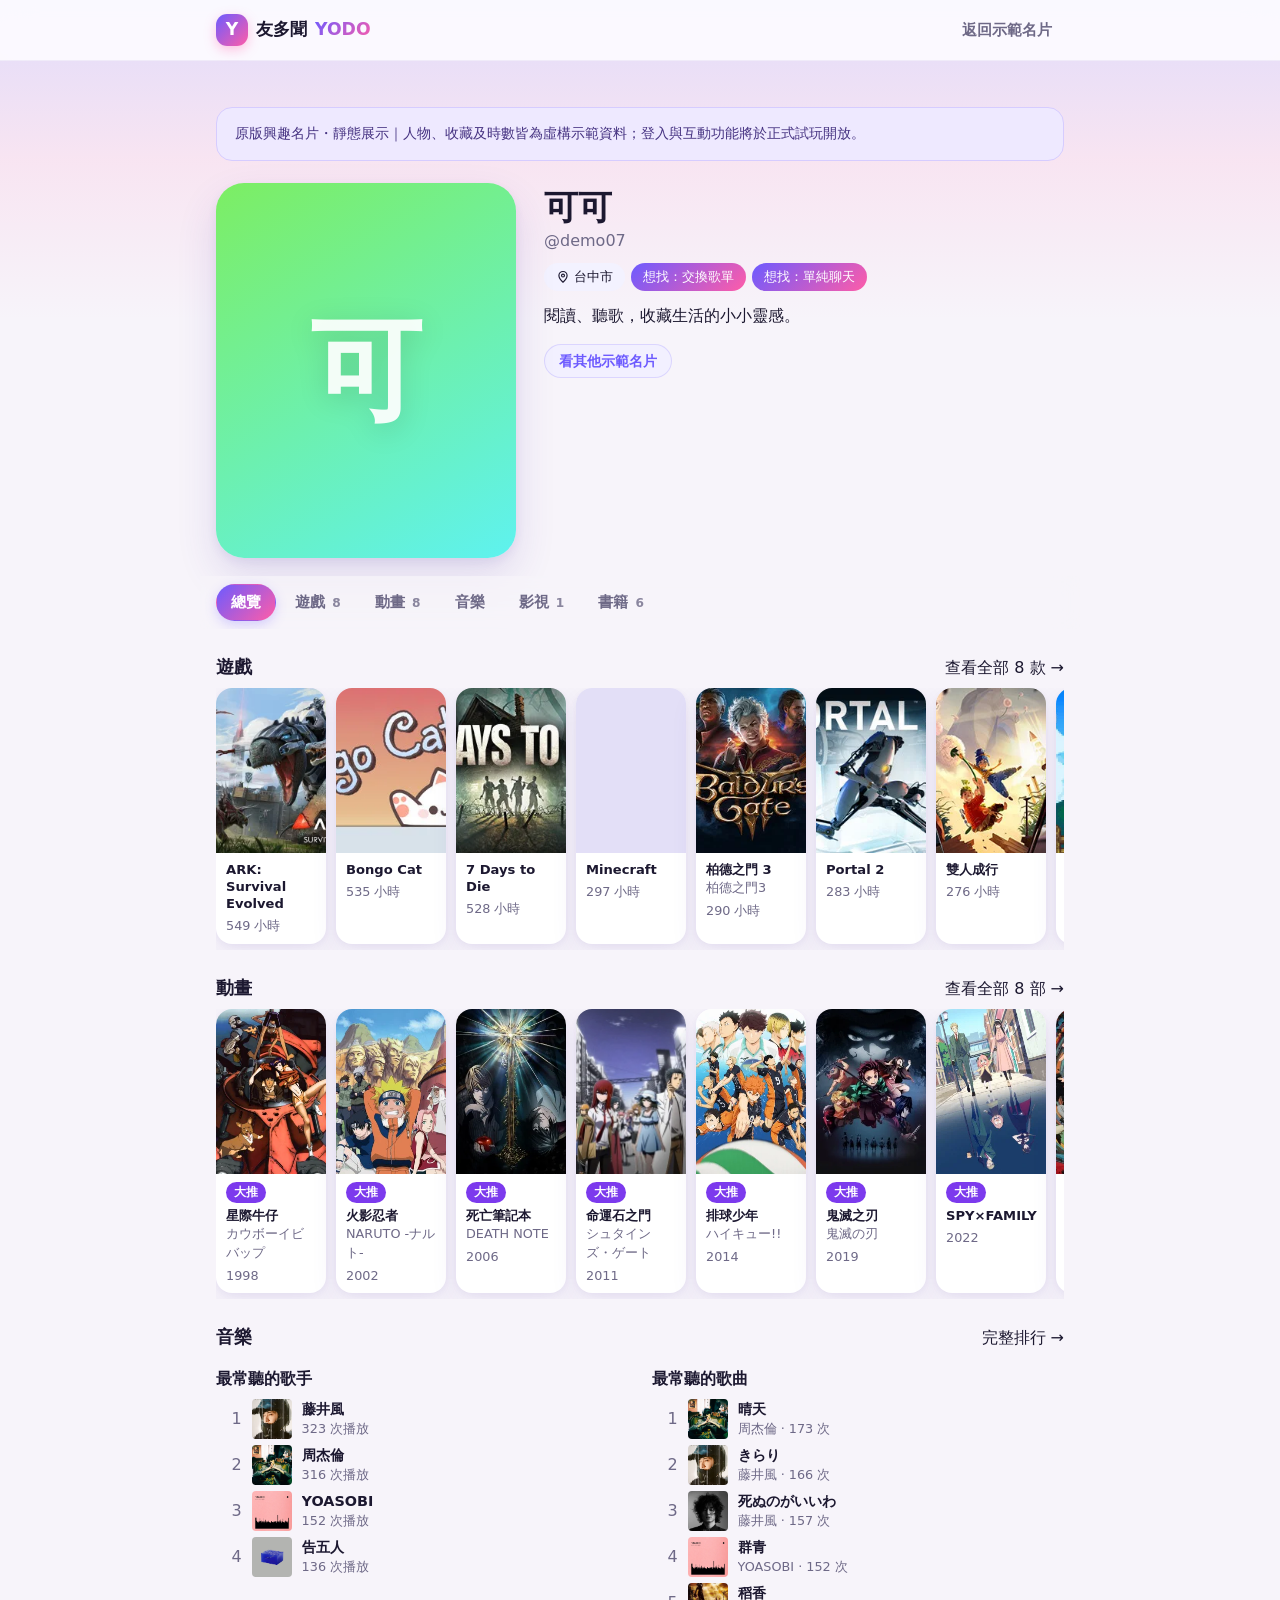
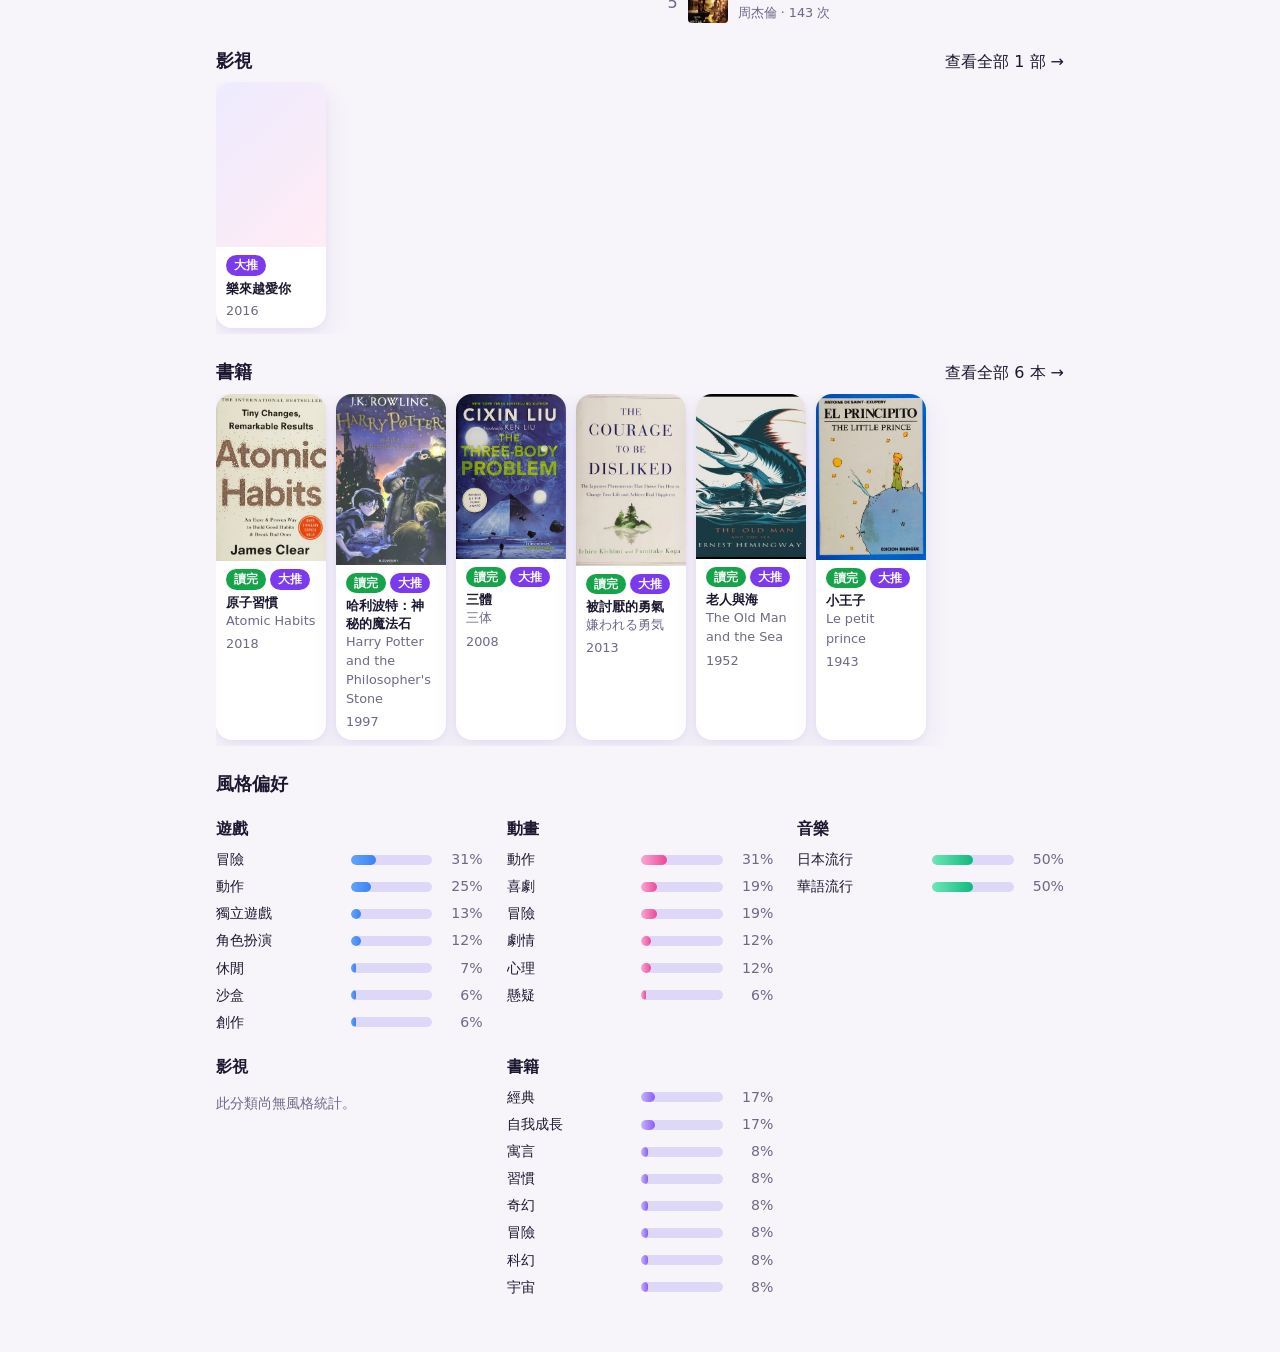
<file: profiles/demo07.html>
<!DOCTYPE html>

<html lang="zh-Hant">
<head>
<meta charset="utf-8"/>
<meta content="width=device-width, initial-scale=1, viewport-fit=cover" name="viewport"/>
<meta content="#6d5bff" name="theme-color"/>
<title>可可 的興趣名片 · 友多聞 YODO</title>
<meta content="profile" property="og:type"/>
<meta content="可可 的興趣名片" property="og:title"/>
<meta content="閱讀、聽歌，收藏生活的小小靈感。" property="og:description"/>
<meta content="https://qwqohmy.github.io/yodo-site/profiles/demo07.html" property="og:url"/>
<meta content="summary" name="twitter:card"/>
<link href="../assets/original/css/style.css" rel="stylesheet"/>
<style>.snapshot-notice{padding:14px 18px;margin:22px 0;background:#eee9ff;color:#463382;border:1px solid #d6ccff;border-radius:16px;font-size:14px;line-height:1.7}a.card:not([href]),a.rank-link:not([href]){cursor:default}.nav-links{display:flex!important}.topbar{position:relative!important}</style></head>
<body>
<header class="topbar">
<nav class="container nav">
<a class="brand" href="../index.html"><span aria-hidden="true" class="brand-mark">Y</span><span class="brand-zh">友多聞</span> <span class="brand-en">YODO</span></a>
<div class="nav-links"><a href="../index.html#profiles">返回示範名片</a></div>
</nav>
</header>
<main class="container"><aside class="snapshot-notice">原版興趣名片・靜態展示｜人物、收藏及時數皆為虛構示範資料；登入與互動功能將於正式試玩開放。</aside>
<section class="profile-hero">
<div class="hero-photos empty" style="--h: 109">
<span aria-hidden="true" class="hero-initial">可</span>
</div>
<div class="hero-info">
<h1>可可</h1>
<p class="muted handle">@demo07</p>
<p class="profile-meta">
<span class="meta-chip"><svg aria-hidden="true" class="icon" fill="none" focusable="false" height="14" stroke="currentColor" stroke-linecap="round" stroke-linejoin="round" stroke-width="2" viewbox="0 0 24 24" width="14"><path d="M12 21s-7-6.2-7-11.5a7 7 0 0 1 14 0C19 14.8 12 21 12 21Z"></path><circle cx="12" cy="9.5" r="2.5"></circle>
</svg> 台中市</span>
<span class="meta-chip strong">想找：交換歌單</span><span class="meta-chip strong">想找：單純聊天</span>
</p>
<p class="bio">閱讀、聽歌，收藏生活的小小靈感。</p>
<div class="actions profile-actions"><a class="btn small secondary" href="../index.html#profiles">看其他示範名片</a></div>
</div>
</section>
<nav aria-label="收藏分類" class="tabs" role="tablist">
<button aria-selected="true" data-tab="overview" role="tab" type="button">總覽</button>
<button aria-selected="false" data-tab="game" role="tab" type="button">
      遊戲
      <span class="tab-count">8</span>
</button>
<button aria-selected="false" data-tab="anime" role="tab" type="button">
      動畫
      <span class="tab-count">8</span>
</button>
<button aria-selected="false" data-tab="music" role="tab" type="button">
      音樂

    </button>
<button aria-selected="false" data-tab="film" role="tab" type="button">
      影視
      <span class="tab-count">1</span>
</button>
<button aria-selected="false" data-tab="book" role="tab" type="button">
      書籍
      <span class="tab-count">6</span>
</button>
</nav>
<div data-panel="overview" role="tabpanel">
<section class="category">
<div class="category-head">
<h2>
          遊戲

        </h2>
<button class="link see-all" data-goto="game" type="button">
            查看全部 8 款 →
          </button>
</div>
<div class="row-scroll">
<a class="card" role="group">
<div class="cover"><img alt="" loading="lazy" src="../assets/covers/deca16de16526fe3fe.webp"/></div>
<div class="card-body">
<div class="card-title">ARK: Survival Evolved</div>
<div class="card-meta">
<span>549 小時</span>
</div>
</div></a>
<a class="card" role="group">
<div class="cover"><img alt="" loading="lazy" src="../assets/covers/310a35600ded8fd12a.webp"/></div>
<div class="card-body">
<div class="card-title">Bongo Cat</div>
<div class="card-meta">
<span>535 小時</span>
</div>
</div></a>
<a class="card" role="group">
<div class="cover"><img alt="" loading="lazy" src="../assets/covers/12aec4f4104336236d.webp"/></div>
<div class="card-body">
<div class="card-title">7 Days to Die</div>
<div class="card-meta">
<span>528 小時</span>
</div>
</div></a>
<a class="card" role="group">
<div class="cover"><img alt="" loading="lazy" src="../assets/covers/6f956ad551a4c08eb6.webp"/></div>
<div class="card-body">
<div class="card-title">Minecraft</div>
<div class="card-meta">
<span>297 小時</span>
</div>
</div></a>
<a class="card" role="group">
<div class="cover"><img alt="" loading="lazy" src="../assets/covers/f958a5e1f662212ac4.webp"/></div>
<div class="card-body">
<div class="card-title">柏德之門 3</div>
<div class="card-sub">柏德之門3</div>
<div class="card-meta">
<span>290 小時</span>
</div>
</div></a>
<a class="card" role="group">
<div class="cover"><img alt="" loading="lazy" src="../assets/covers/5136969fab756b86e9.webp"/></div>
<div class="card-body">
<div class="card-title">Portal 2</div>
<div class="card-meta">
<span>283 小時</span>
</div>
</div></a>
<a class="card" role="group">
<div class="cover"><img alt="" loading="lazy" src="../assets/covers/49c0f1ff1f86e633d8.webp"/></div>
<div class="card-body">
<div class="card-title">雙人成行</div>
<div class="card-meta">
<span>276 小時</span>
</div>
</div></a>
<a class="card" role="group">
<div class="cover"><img alt="" loading="lazy" src="../assets/covers/dc8cb1f813f17c19dd.webp"/></div>
<div class="card-body">
<div class="card-title">Stardew Valley</div>
<div class="card-meta">
<span>255 小時</span>
</div>
</div></a>
</div>
</section>
<section class="category">
<div class="category-head">
<h2>
          動畫

        </h2>
<button class="link see-all" data-goto="anime" type="button">
            查看全部 8 部 →
          </button>
</div>
<div class="row-scroll">
<a class="card" role="group">
<div class="cover"><img alt="" loading="lazy" src="../assets/covers/2b6cb3e09b40e58ac4.webp"/></div>
<div class="card-body">
<div class="verdict">
<span class="tier tier-great">大推</span>
</div>
<div class="card-title">星際牛仔</div>
<div class="card-sub">カウボーイビバップ</div>
<div class="card-meta">
<span>1998</span>
</div>
</div></a>
<a class="card" role="group">
<div class="cover"><img alt="" loading="lazy" src="../assets/covers/d32a699070c937eaa0.webp"/></div>
<div class="card-body">
<div class="verdict">
<span class="tier tier-great">大推</span>
</div>
<div class="card-title">火影忍者</div>
<div class="card-sub">NARUTO -ナルト-</div>
<div class="card-meta">
<span>2002</span>
</div>
</div></a>
<a class="card" role="group">
<div class="cover"><img alt="" loading="lazy" src="../assets/covers/aefb4e029196f9dd37.webp"/></div>
<div class="card-body">
<div class="verdict">
<span class="tier tier-great">大推</span>
</div>
<div class="card-title">死亡筆記本</div>
<div class="card-sub">DEATH NOTE</div>
<div class="card-meta">
<span>2006</span>
</div>
</div></a>
<a class="card" role="group">
<div class="cover"><img alt="" loading="lazy" src="../assets/covers/acb2d3768fb3b40af8.webp"/></div>
<div class="card-body">
<div class="verdict">
<span class="tier tier-great">大推</span>
</div>
<div class="card-title">命運石之門</div>
<div class="card-sub">シュタインズ・ゲート</div>
<div class="card-meta">
<span>2011</span>
</div>
</div></a>
<a class="card" role="group">
<div class="cover"><img alt="" loading="lazy" src="../assets/covers/97d74d404883ceb31c.webp"/></div>
<div class="card-body">
<div class="verdict">
<span class="tier tier-great">大推</span>
</div>
<div class="card-title">排球少年</div>
<div class="card-sub">ハイキュー!!</div>
<div class="card-meta">
<span>2014</span>
</div>
</div></a>
<a class="card" role="group">
<div class="cover"><img alt="" loading="lazy" src="../assets/covers/556f4ff2f9af34246e.webp"/></div>
<div class="card-body">
<div class="verdict">
<span class="tier tier-great">大推</span>
</div>
<div class="card-title">鬼滅之刃</div>
<div class="card-sub">鬼滅の刃</div>
<div class="card-meta">
<span>2019</span>
</div>
</div></a>
<a class="card" role="group">
<div class="cover"><img alt="" loading="lazy" src="../assets/covers/a2daef9eee025b2b5d.webp"/></div>
<div class="card-body">
<div class="verdict">
<span class="tier tier-great">大推</span>
</div>
<div class="card-title">SPY×FAMILY</div>
<div class="card-meta">
<span>2022</span>
</div>
</div></a>
<a class="card" role="group">
<div class="cover"><img alt="" loading="lazy" src="../assets/covers/414a7cb77d0fbdc418.webp"/></div>
<div class="card-body">
<div class="verdict">
<span class="tier tier-great">大推</span>
</div>
<div class="card-title">膽大黨</div>
<div class="card-sub">ダンダダン</div>
<div class="card-meta">
<span>2024</span>
</div>
</div></a>
</div>
</section>
<section class="category">
<div class="category-head">
<h2>
          音樂

        </h2>
<button class="link see-all" data-goto="music" type="button">
            完整排行 →
          </button>
</div>
<div class="rankings">
<div>
<h3>最常聽的歌手</h3>
<ol class="rank-list">
<li>
<span class="rank">1</span>
<span class="thumb square"><img alt="" loading="lazy" src="../assets/covers/e064f7dec9a1745529.webp"/></span>
<span class="rank-info">
<span class="card-title">藤井風</span>
<span class="card-sub">323 次播放</span>
</span>
</li>
<li>
<span class="rank">2</span>
<span class="thumb square"><img alt="" loading="lazy" src="../assets/covers/b4d11a1f0348ba46a0.webp"/></span>
<span class="rank-info">
<span class="card-title">周杰倫</span>
<span class="card-sub">316 次播放</span>
</span>
</li>
<li>
<span class="rank">3</span>
<span class="thumb square"><img alt="" loading="lazy" src="../assets/covers/8d9e1ac12085ebf826.webp"/></span>
<span class="rank-info">
<span class="card-title">YOASOBI</span>
<span class="card-sub">152 次播放</span>
</span>
</li>
<li>
<span class="rank">4</span>
<span class="thumb square"><img alt="" loading="lazy" src="../assets/covers/32cc67b1c11f7498df.webp"/></span>
<span class="rank-info">
<span class="card-title">告五人</span>
<span class="card-sub">136 次播放</span>
</span>
</li>
</ol>
</div>
<div>
<h3>最常聽的歌曲</h3>
<ol class="rank-list">
<li><a class="rank-link" role="group">
<span class="rank">1</span>
<span class="thumb square"><img alt="" loading="lazy" src="../assets/covers/b4d11a1f0348ba46a0.webp"/></span>
<span class="rank-info">
<span class="card-title">晴天</span>
<span class="card-sub">周杰倫 · 173 次</span>
</span>
</a></li>
<li><a class="rank-link" role="group">
<span class="rank">2</span>
<span class="thumb square"><img alt="" loading="lazy" src="../assets/covers/e064f7dec9a1745529.webp"/></span>
<span class="rank-info">
<span class="card-title">きらり</span>
<span class="card-sub">藤井風 · 166 次</span>
</span>
</a></li>
<li><a class="rank-link" role="group">
<span class="rank">3</span>
<span class="thumb square"><img alt="" loading="lazy" src="../assets/covers/1ac0aa89e3082676aa.webp"/></span>
<span class="rank-info">
<span class="card-title">死ぬのがいいわ</span>
<span class="card-sub">藤井風 · 157 次</span>
</span>
</a></li>
<li><a class="rank-link" role="group">
<span class="rank">4</span>
<span class="thumb square"><img alt="" loading="lazy" src="../assets/covers/8d9e1ac12085ebf826.webp"/></span>
<span class="rank-info">
<span class="card-title">群青</span>
<span class="card-sub">YOASOBI · 152 次</span>
</span>
</a></li>
<li><a class="rank-link" role="group">
<span class="rank">5</span>
<span class="thumb square"><img alt="" loading="lazy" src="../assets/covers/505a8f259df3c21bb1.webp"/></span>
<span class="rank-info">
<span class="card-title">稻香</span>
<span class="card-sub">周杰倫 · 143 次</span>
</span>
</a></li>
</ol>
</div>
</div>
</section>
<section class="category">
<div class="category-head">
<h2>
          影視

        </h2>
<button class="link see-all" data-goto="film" type="button">
            查看全部 1 部 →
          </button>
</div>
<div class="row-scroll">
<a class="card" role="group">
<div class="cover"></div>
<div class="card-body">
<div class="verdict">
<span class="tier tier-great">大推</span>
</div>
<div class="card-title">樂來越愛你</div>
<div class="card-meta">
<span>2016</span>
</div>
</div></a>
</div>
</section>
<section class="category">
<div class="category-head">
<h2>
          書籍

        </h2>
<button class="link see-all" data-goto="book" type="button">
            查看全部 6 本 →
          </button>
</div>
<div class="row-scroll">
<a class="card" role="group">
<div class="cover"><img alt="" loading="lazy" src="../assets/covers/8b8772387e31d073b2.webp"/></div>
<div class="card-body">
<div class="verdict">
<span class="status-chip status-read">讀完</span>
<span class="tier tier-great">大推</span>
</div>
<div class="card-title">原子習慣</div>
<div class="card-sub">Atomic Habits</div>
<div class="card-meta">
<span>2018</span>
</div>
</div></a>
<a class="card" role="group">
<div class="cover"><img alt="" loading="lazy" src="../assets/covers/ecb34807cd23ed085a.webp"/></div>
<div class="card-body">
<div class="verdict">
<span class="status-chip status-read">讀完</span>
<span class="tier tier-great">大推</span>
</div>
<div class="card-title">哈利波特：神秘的魔法石</div>
<div class="card-sub">Harry Potter and the Philosopher's Stone</div>
<div class="card-meta">
<span>1997</span>
</div>
</div></a>
<a class="card" role="group">
<div class="cover"><img alt="" loading="lazy" src="../assets/covers/963feafde2822e373c.webp"/></div>
<div class="card-body">
<div class="verdict">
<span class="status-chip status-read">讀完</span>
<span class="tier tier-great">大推</span>
</div>
<div class="card-title">三體</div>
<div class="card-sub">三体</div>
<div class="card-meta">
<span>2008</span>
</div>
</div></a>
<a class="card" role="group">
<div class="cover"><img alt="" loading="lazy" src="../assets/covers/cf5610828ebe5f041c.webp"/></div>
<div class="card-body">
<div class="verdict">
<span class="status-chip status-read">讀完</span>
<span class="tier tier-great">大推</span>
</div>
<div class="card-title">被討厭的勇氣</div>
<div class="card-sub">嫌われる勇気</div>
<div class="card-meta">
<span>2013</span>
</div>
</div></a>
<a class="card" role="group">
<div class="cover"><img alt="" loading="lazy" src="../assets/covers/3dd0b2c8616fe55eca.webp"/></div>
<div class="card-body">
<div class="verdict">
<span class="status-chip status-read">讀完</span>
<span class="tier tier-great">大推</span>
</div>
<div class="card-title">老人與海</div>
<div class="card-sub">The Old Man and the Sea</div>
<div class="card-meta">
<span>1952</span>
</div>
</div></a>
<a class="card" role="group">
<div class="cover"><img alt="" loading="lazy" src="../assets/covers/62bae1625b8ddc7210.webp"/></div>
<div class="card-body">
<div class="verdict">
<span class="status-chip status-read">讀完</span>
<span class="tier tier-great">大推</span>
</div>
<div class="card-title">小王子</div>
<div class="card-sub">Le petit prince</div>
<div class="card-meta">
<span>1943</span>
</div>
</div></a>
</div>
</section>
<section class="category">
<h2>風格偏好</h2>
<div class="style-grid">
<div><h3>遊戲</h3>
<ul class="style-bars cat-game">
<li><span class="style-name">冒險</span><span class="style-track"><span class="style-fill" style="width: 31%"></span></span><span class="style-pct">31%</span></li>
<li><span class="style-name">動作</span><span class="style-track"><span class="style-fill" style="width: 25%"></span></span><span class="style-pct">25%</span></li>
<li><span class="style-name">獨立遊戲</span><span class="style-track"><span class="style-fill" style="width: 13%"></span></span><span class="style-pct">13%</span></li>
<li><span class="style-name">角色扮演</span><span class="style-track"><span class="style-fill" style="width: 12%"></span></span><span class="style-pct">12%</span></li>
<li><span class="style-name">休閒</span><span class="style-track"><span class="style-fill" style="width: 7%"></span></span><span class="style-pct">7%</span></li>
<li><span class="style-name">沙盒</span><span class="style-track"><span class="style-fill" style="width: 6%"></span></span><span class="style-pct">6%</span></li>
<li><span class="style-name">創作</span><span class="style-track"><span class="style-fill" style="width: 6%"></span></span><span class="style-pct">6%</span></li>
</ul>
</div>
<div><h3>動畫</h3>
<ul class="style-bars cat-anime">
<li><span class="style-name">動作</span><span class="style-track"><span class="style-fill" style="width: 31%"></span></span><span class="style-pct">31%</span></li>
<li><span class="style-name">喜劇</span><span class="style-track"><span class="style-fill" style="width: 19%"></span></span><span class="style-pct">19%</span></li>
<li><span class="style-name">冒險</span><span class="style-track"><span class="style-fill" style="width: 19%"></span></span><span class="style-pct">19%</span></li>
<li><span class="style-name">劇情</span><span class="style-track"><span class="style-fill" style="width: 12%"></span></span><span class="style-pct">12%</span></li>
<li><span class="style-name">心理</span><span class="style-track"><span class="style-fill" style="width: 12%"></span></span><span class="style-pct">12%</span></li>
<li><span class="style-name">懸疑</span><span class="style-track"><span class="style-fill" style="width: 6%"></span></span><span class="style-pct">6%</span></li>
</ul>
</div>
<div><h3>音樂</h3>
<ul class="style-bars cat-music">
<li><span class="style-name">日本流行</span><span class="style-track"><span class="style-fill" style="width: 50%"></span></span><span class="style-pct">50%</span></li>
<li><span class="style-name">華語流行</span><span class="style-track"><span class="style-fill" style="width: 50%"></span></span><span class="style-pct">50%</span></li>
</ul>
</div>
<div><h3>影視</h3>
<p class="muted small">此分類尚無風格統計。</p>
</div>
<div><h3>書籍</h3>
<ul class="style-bars cat-book">
<li><span class="style-name">經典</span><span class="style-track"><span class="style-fill" style="width: 17%"></span></span><span class="style-pct">17%</span></li>
<li><span class="style-name">自我成長</span><span class="style-track"><span class="style-fill" style="width: 17%"></span></span><span class="style-pct">17%</span></li>
<li><span class="style-name">寓言</span><span class="style-track"><span class="style-fill" style="width: 8%"></span></span><span class="style-pct">8%</span></li>
<li><span class="style-name">習慣</span><span class="style-track"><span class="style-fill" style="width: 8%"></span></span><span class="style-pct">8%</span></li>
<li><span class="style-name">奇幻</span><span class="style-track"><span class="style-fill" style="width: 8%"></span></span><span class="style-pct">8%</span></li>
<li><span class="style-name">冒險</span><span class="style-track"><span class="style-fill" style="width: 8%"></span></span><span class="style-pct">8%</span></li>
<li><span class="style-name">科幻</span><span class="style-track"><span class="style-fill" style="width: 8%"></span></span><span class="style-pct">8%</span></li>
<li><span class="style-name">宇宙</span><span class="style-track"><span class="style-fill" style="width: 8%"></span></span><span class="style-pct">8%</span></li>
</ul>
</div>
</div>
</section>
</div>
<div data-panel="game" role="tabpanel">
<details class="style-details" open="">
<summary>可可 喜歡的遊戲風格</summary>
<ul class="style-bars cat-game">
<li><span class="style-name">冒險</span><span class="style-track"><span class="style-fill" style="width: 31%"></span></span><span class="style-pct">31%</span></li>
<li><span class="style-name">動作</span><span class="style-track"><span class="style-fill" style="width: 25%"></span></span><span class="style-pct">25%</span></li>
<li><span class="style-name">獨立遊戲</span><span class="style-track"><span class="style-fill" style="width: 13%"></span></span><span class="style-pct">13%</span></li>
<li><span class="style-name">角色扮演</span><span class="style-track"><span class="style-fill" style="width: 12%"></span></span><span class="style-pct">12%</span></li>
<li><span class="style-name">休閒</span><span class="style-track"><span class="style-fill" style="width: 7%"></span></span><span class="style-pct">7%</span></li>
<li><span class="style-name">沙盒</span><span class="style-track"><span class="style-fill" style="width: 6%"></span></span><span class="style-pct">6%</span></li>
<li><span class="style-name">創作</span><span class="style-track"><span class="style-fill" style="width: 6%"></span></span><span class="style-pct">6%</span></li>
</ul>
</details>
<section class="category">
<div class="grid compact" data-paged="24">
<a class="card" role="group">
<div class="cover"><img alt="" loading="lazy" src="../assets/covers/deca16de16526fe3fe.webp"/></div>
<div class="card-body">
<div class="card-title">ARK: Survival Evolved</div>
<div class="card-meta">
<span>549 小時</span>
</div>
</div></a>
<a class="card" role="group">
<div class="cover"><img alt="" loading="lazy" src="../assets/covers/310a35600ded8fd12a.webp"/></div>
<div class="card-body">
<div class="card-title">Bongo Cat</div>
<div class="card-meta">
<span>535 小時</span>
</div>
</div></a>
<a class="card" role="group">
<div class="cover"><img alt="" loading="lazy" src="../assets/covers/12aec4f4104336236d.webp"/></div>
<div class="card-body">
<div class="card-title">7 Days to Die</div>
<div class="card-meta">
<span>528 小時</span>
</div>
</div></a>
<a class="card" role="group">
<div class="cover"><img alt="" loading="lazy" src="../assets/covers/6f956ad551a4c08eb6.webp"/></div>
<div class="card-body">
<div class="card-title">Minecraft</div>
<div class="card-meta">
<span>297 小時</span>
</div>
</div></a>
<a class="card" role="group">
<div class="cover"><img alt="" loading="lazy" src="../assets/covers/f958a5e1f662212ac4.webp"/></div>
<div class="card-body">
<div class="card-title">柏德之門 3</div>
<div class="card-sub">柏德之門3</div>
<div class="card-meta">
<span>290 小時</span>
</div>
</div></a>
<a class="card" role="group">
<div class="cover"><img alt="" loading="lazy" src="../assets/covers/5136969fab756b86e9.webp"/></div>
<div class="card-body">
<div class="card-title">Portal 2</div>
<div class="card-meta">
<span>283 小時</span>
</div>
</div></a>
<a class="card" role="group">
<div class="cover"><img alt="" loading="lazy" src="../assets/covers/49c0f1ff1f86e633d8.webp"/></div>
<div class="card-body">
<div class="card-title">雙人成行</div>
<div class="card-meta">
<span>276 小時</span>
</div>
</div></a>
<a class="card" role="group">
<div class="cover"><img alt="" loading="lazy" src="../assets/covers/dc8cb1f813f17c19dd.webp"/></div>
<div class="card-body">
<div class="card-title">Stardew Valley</div>
<div class="card-meta">
<span>255 小時</span>
</div>
</div></a>
</div>
</section>
</div>
<div data-panel="anime" role="tabpanel">
<details class="style-details" open="">
<summary>可可 喜歡的動畫風格</summary>
<ul class="style-bars cat-anime">
<li><span class="style-name">動作</span><span class="style-track"><span class="style-fill" style="width: 31%"></span></span><span class="style-pct">31%</span></li>
<li><span class="style-name">喜劇</span><span class="style-track"><span class="style-fill" style="width: 19%"></span></span><span class="style-pct">19%</span></li>
<li><span class="style-name">冒險</span><span class="style-track"><span class="style-fill" style="width: 19%"></span></span><span class="style-pct">19%</span></li>
<li><span class="style-name">劇情</span><span class="style-track"><span class="style-fill" style="width: 12%"></span></span><span class="style-pct">12%</span></li>
<li><span class="style-name">心理</span><span class="style-track"><span class="style-fill" style="width: 12%"></span></span><span class="style-pct">12%</span></li>
<li><span class="style-name">懸疑</span><span class="style-track"><span class="style-fill" style="width: 6%"></span></span><span class="style-pct">6%</span></li>
</ul>
</details>
<section class="category">
<h3 class="tier-heading">大推 <span class="muted small">8</span></h3>
<div class="grid compact">
<a class="card" role="group">
<div class="cover"><img alt="" loading="lazy" src="../assets/covers/2b6cb3e09b40e58ac4.webp"/></div>
<div class="card-body">
<div class="verdict">
<span class="tier tier-great">大推</span>
</div>
<div class="card-title">星際牛仔</div>
<div class="card-sub">カウボーイビバップ</div>
<div class="card-meta">
<span>1998</span>
</div>
</div></a>
<a class="card" role="group">
<div class="cover"><img alt="" loading="lazy" src="../assets/covers/d32a699070c937eaa0.webp"/></div>
<div class="card-body">
<div class="verdict">
<span class="tier tier-great">大推</span>
</div>
<div class="card-title">火影忍者</div>
<div class="card-sub">NARUTO -ナルト-</div>
<div class="card-meta">
<span>2002</span>
</div>
</div></a>
<a class="card" role="group">
<div class="cover"><img alt="" loading="lazy" src="../assets/covers/aefb4e029196f9dd37.webp"/></div>
<div class="card-body">
<div class="verdict">
<span class="tier tier-great">大推</span>
</div>
<div class="card-title">死亡筆記本</div>
<div class="card-sub">DEATH NOTE</div>
<div class="card-meta">
<span>2006</span>
</div>
</div></a>
<a class="card" role="group">
<div class="cover"><img alt="" loading="lazy" src="../assets/covers/acb2d3768fb3b40af8.webp"/></div>
<div class="card-body">
<div class="verdict">
<span class="tier tier-great">大推</span>
</div>
<div class="card-title">命運石之門</div>
<div class="card-sub">シュタインズ・ゲート</div>
<div class="card-meta">
<span>2011</span>
</div>
</div></a>
<a class="card" role="group">
<div class="cover"><img alt="" loading="lazy" src="../assets/covers/97d74d404883ceb31c.webp"/></div>
<div class="card-body">
<div class="verdict">
<span class="tier tier-great">大推</span>
</div>
<div class="card-title">排球少年</div>
<div class="card-sub">ハイキュー!!</div>
<div class="card-meta">
<span>2014</span>
</div>
</div></a>
<a class="card" role="group">
<div class="cover"><img alt="" loading="lazy" src="../assets/covers/556f4ff2f9af34246e.webp"/></div>
<div class="card-body">
<div class="verdict">
<span class="tier tier-great">大推</span>
</div>
<div class="card-title">鬼滅之刃</div>
<div class="card-sub">鬼滅の刃</div>
<div class="card-meta">
<span>2019</span>
</div>
</div></a>
<a class="card" role="group">
<div class="cover"><img alt="" loading="lazy" src="../assets/covers/a2daef9eee025b2b5d.webp"/></div>
<div class="card-body">
<div class="verdict">
<span class="tier tier-great">大推</span>
</div>
<div class="card-title">SPY×FAMILY</div>
<div class="card-meta">
<span>2022</span>
</div>
</div></a>
<a class="card" role="group">
<div class="cover"><img alt="" loading="lazy" src="../assets/covers/414a7cb77d0fbdc418.webp"/></div>
<div class="card-body">
<div class="verdict">
<span class="tier tier-great">大推</span>
</div>
<div class="card-title">膽大黨</div>
<div class="card-sub">ダンダダン</div>
<div class="card-meta">
<span>2024</span>
</div>
</div></a>
</div>
</section>
</div>
<div data-panel="music" role="tabpanel">
<details class="style-details" open="">
<summary>可可 喜歡的音樂風格</summary>
<ul class="style-bars cat-music">
<li><span class="style-name">日本流行</span><span class="style-track"><span class="style-fill" style="width: 50%"></span></span><span class="style-pct">50%</span></li>
<li><span class="style-name">華語流行</span><span class="style-track"><span class="style-fill" style="width: 50%"></span></span><span class="style-pct">50%</span></li>
</ul>
</details>
<section class="category">
<div class="rankings">
<div>
<h3>最常聽的歌手</h3>
<ol class="rank-list">
<li>
<span class="rank">1</span>
<span class="thumb square"><img alt="" loading="lazy" src="../assets/covers/e064f7dec9a1745529.webp"/></span>
<span class="rank-info">
<span class="card-title">藤井風</span>
<span class="card-sub">323 次播放</span>
</span>
</li>
<li>
<span class="rank">2</span>
<span class="thumb square"><img alt="" loading="lazy" src="../assets/covers/b4d11a1f0348ba46a0.webp"/></span>
<span class="rank-info">
<span class="card-title">周杰倫</span>
<span class="card-sub">316 次播放</span>
</span>
</li>
<li>
<span class="rank">3</span>
<span class="thumb square"><img alt="" loading="lazy" src="../assets/covers/8d9e1ac12085ebf826.webp"/></span>
<span class="rank-info">
<span class="card-title">YOASOBI</span>
<span class="card-sub">152 次播放</span>
</span>
</li>
<li>
<span class="rank">4</span>
<span class="thumb square"><img alt="" loading="lazy" src="../assets/covers/32cc67b1c11f7498df.webp"/></span>
<span class="rank-info">
<span class="card-title">告五人</span>
<span class="card-sub">136 次播放</span>
</span>
</li>
</ol>
</div>
<div>
<h3>最常聽的歌曲</h3>
<ol class="rank-list">
<li><a class="rank-link" role="group">
<span class="rank">1</span>
<span class="thumb square"><img alt="" loading="lazy" src="../assets/covers/b4d11a1f0348ba46a0.webp"/></span>
<span class="rank-info">
<span class="card-title">晴天</span>
<span class="card-sub">周杰倫 · 173 次</span>
</span>
</a></li>
<li><a class="rank-link" role="group">
<span class="rank">2</span>
<span class="thumb square"><img alt="" loading="lazy" src="../assets/covers/e064f7dec9a1745529.webp"/></span>
<span class="rank-info">
<span class="card-title">きらり</span>
<span class="card-sub">藤井風 · 166 次</span>
</span>
</a></li>
<li><a class="rank-link" role="group">
<span class="rank">3</span>
<span class="thumb square"><img alt="" loading="lazy" src="../assets/covers/1ac0aa89e3082676aa.webp"/></span>
<span class="rank-info">
<span class="card-title">死ぬのがいいわ</span>
<span class="card-sub">藤井風 · 157 次</span>
</span>
</a></li>
<li><a class="rank-link" role="group">
<span class="rank">4</span>
<span class="thumb square"><img alt="" loading="lazy" src="../assets/covers/8d9e1ac12085ebf826.webp"/></span>
<span class="rank-info">
<span class="card-title">群青</span>
<span class="card-sub">YOASOBI · 152 次</span>
</span>
</a></li>
<li><a class="rank-link" role="group">
<span class="rank">5</span>
<span class="thumb square"><img alt="" loading="lazy" src="../assets/covers/505a8f259df3c21bb1.webp"/></span>
<span class="rank-info">
<span class="card-title">稻香</span>
<span class="card-sub">周杰倫 · 143 次</span>
</span>
</a></li>
<li><a class="rank-link" role="group">
<span class="rank">6</span>
<span class="thumb square"><img alt="" loading="lazy" src="../assets/covers/32cc67b1c11f7498df.webp"/></span>
<span class="rank-info">
<span class="card-title">披星戴月的想你</span>
<span class="card-sub">告五人 · 136 次</span>
</span>
</a></li>
</ol>
</div>
</div>
</section>
</div>
<div data-panel="film" role="tabpanel">
<section class="category">
<h3 class="tier-heading">大推 <span class="muted small">1</span></h3>
<div class="grid compact">
<a class="card" role="group">
<div class="cover"></div>
<div class="card-body">
<div class="verdict">
<span class="tier tier-great">大推</span>
</div>
<div class="card-title">樂來越愛你</div>
<div class="card-meta">
<span>2016</span>
</div>
</div></a>
</div>
</section>
</div>
<div data-panel="book" role="tabpanel">
<details class="style-details" open="">
<summary>可可 喜歡的書籍風格</summary>
<ul class="style-bars cat-book">
<li><span class="style-name">經典</span><span class="style-track"><span class="style-fill" style="width: 17%"></span></span><span class="style-pct">17%</span></li>
<li><span class="style-name">自我成長</span><span class="style-track"><span class="style-fill" style="width: 17%"></span></span><span class="style-pct">17%</span></li>
<li><span class="style-name">寓言</span><span class="style-track"><span class="style-fill" style="width: 8%"></span></span><span class="style-pct">8%</span></li>
<li><span class="style-name">習慣</span><span class="style-track"><span class="style-fill" style="width: 8%"></span></span><span class="style-pct">8%</span></li>
<li><span class="style-name">奇幻</span><span class="style-track"><span class="style-fill" style="width: 8%"></span></span><span class="style-pct">8%</span></li>
<li><span class="style-name">冒險</span><span class="style-track"><span class="style-fill" style="width: 8%"></span></span><span class="style-pct">8%</span></li>
<li><span class="style-name">科幻</span><span class="style-track"><span class="style-fill" style="width: 8%"></span></span><span class="style-pct">8%</span></li>
<li><span class="style-name">宇宙</span><span class="style-track"><span class="style-fill" style="width: 8%"></span></span><span class="style-pct">8%</span></li>
</ul>
</details>
<section class="category">
<h3 class="tier-heading">讀完 <span class="muted small">6</span></h3>
<div class="grid compact">
<a class="card" role="group">
<div class="cover"><img alt="" loading="lazy" src="../assets/covers/8b8772387e31d073b2.webp"/></div>
<div class="card-body">
<div class="verdict">
<span class="status-chip status-read">讀完</span>
<span class="tier tier-great">大推</span>
</div>
<div class="card-title">原子習慣</div>
<div class="card-sub">Atomic Habits</div>
<div class="card-meta">
<span>2018</span>
</div>
</div></a>
<a class="card" role="group">
<div class="cover"><img alt="" loading="lazy" src="../assets/covers/ecb34807cd23ed085a.webp"/></div>
<div class="card-body">
<div class="verdict">
<span class="status-chip status-read">讀完</span>
<span class="tier tier-great">大推</span>
</div>
<div class="card-title">哈利波特：神秘的魔法石</div>
<div class="card-sub">Harry Potter and the Philosopher's Stone</div>
<div class="card-meta">
<span>1997</span>
</div>
</div></a>
<a class="card" role="group">
<div class="cover"><img alt="" loading="lazy" src="../assets/covers/963feafde2822e373c.webp"/></div>
<div class="card-body">
<div class="verdict">
<span class="status-chip status-read">讀完</span>
<span class="tier tier-great">大推</span>
</div>
<div class="card-title">三體</div>
<div class="card-sub">三体</div>
<div class="card-meta">
<span>2008</span>
</div>
</div></a>
<a class="card" role="group">
<div class="cover"><img alt="" loading="lazy" src="../assets/covers/cf5610828ebe5f041c.webp"/></div>
<div class="card-body">
<div class="verdict">
<span class="status-chip status-read">讀完</span>
<span class="tier tier-great">大推</span>
</div>
<div class="card-title">被討厭的勇氣</div>
<div class="card-sub">嫌われる勇気</div>
<div class="card-meta">
<span>2013</span>
</div>
</div></a>
<a class="card" role="group">
<div class="cover"><img alt="" loading="lazy" src="../assets/covers/3dd0b2c8616fe55eca.webp"/></div>
<div class="card-body">
<div class="verdict">
<span class="status-chip status-read">讀完</span>
<span class="tier tier-great">大推</span>
</div>
<div class="card-title">老人與海</div>
<div class="card-sub">The Old Man and the Sea</div>
<div class="card-meta">
<span>1952</span>
</div>
</div></a>
<a class="card" role="group">
<div class="cover"><img alt="" loading="lazy" src="../assets/covers/62bae1625b8ddc7210.webp"/></div>
<div class="card-body">
<div class="verdict">
<span class="status-chip status-read">讀完</span>
<span class="tier tier-great">大推</span>
</div>
<div class="card-title">小王子</div>
<div class="card-sub">Le petit prince</div>
<div class="card-meta">
<span>1943</span>
</div>
</div></a>
</div>
</section>
</div>
</main>
<script>
  document.querySelectorAll("[data-copy]").forEach((btn) => {
    btn.addEventListener("click", async () => {
      try {
        await navigator.clipboard.writeText(btn.dataset.copy);
        const before = btn.innerHTML;
        btn.textContent = "已複製！";
        setTimeout(() => { btn.innerHTML = before; }, 1500);
      } catch {
        prompt("複製：", btn.dataset.copy);
      }
    });
  });

  // Photo carousel: swipe (native scroll-snap), arrows, and dots that follow the scroll.
  document.querySelectorAll("[data-carousel]").forEach((box) => {
    const track = box.querySelector(".hero-track");
    const dots = [...box.querySelectorAll(".hero-dots span")];
    const go = (dir) => track.scrollBy({ left: dir * track.clientWidth, behavior: "smooth" });
    box.querySelectorAll("[data-dir]").forEach((b) => b.addEventListener("click", () => go(Number(b.dataset.dir))));
    track.addEventListener("scroll", () => {
      const i = Math.round(track.scrollLeft / track.clientWidth);
      dots.forEach((d, j) => d.classList.toggle("on", i === j));
    }, { passive: true });
  });
</script>
<script src="../assets/original/js/tabs.js"></script>
</body>
</html>
</file>
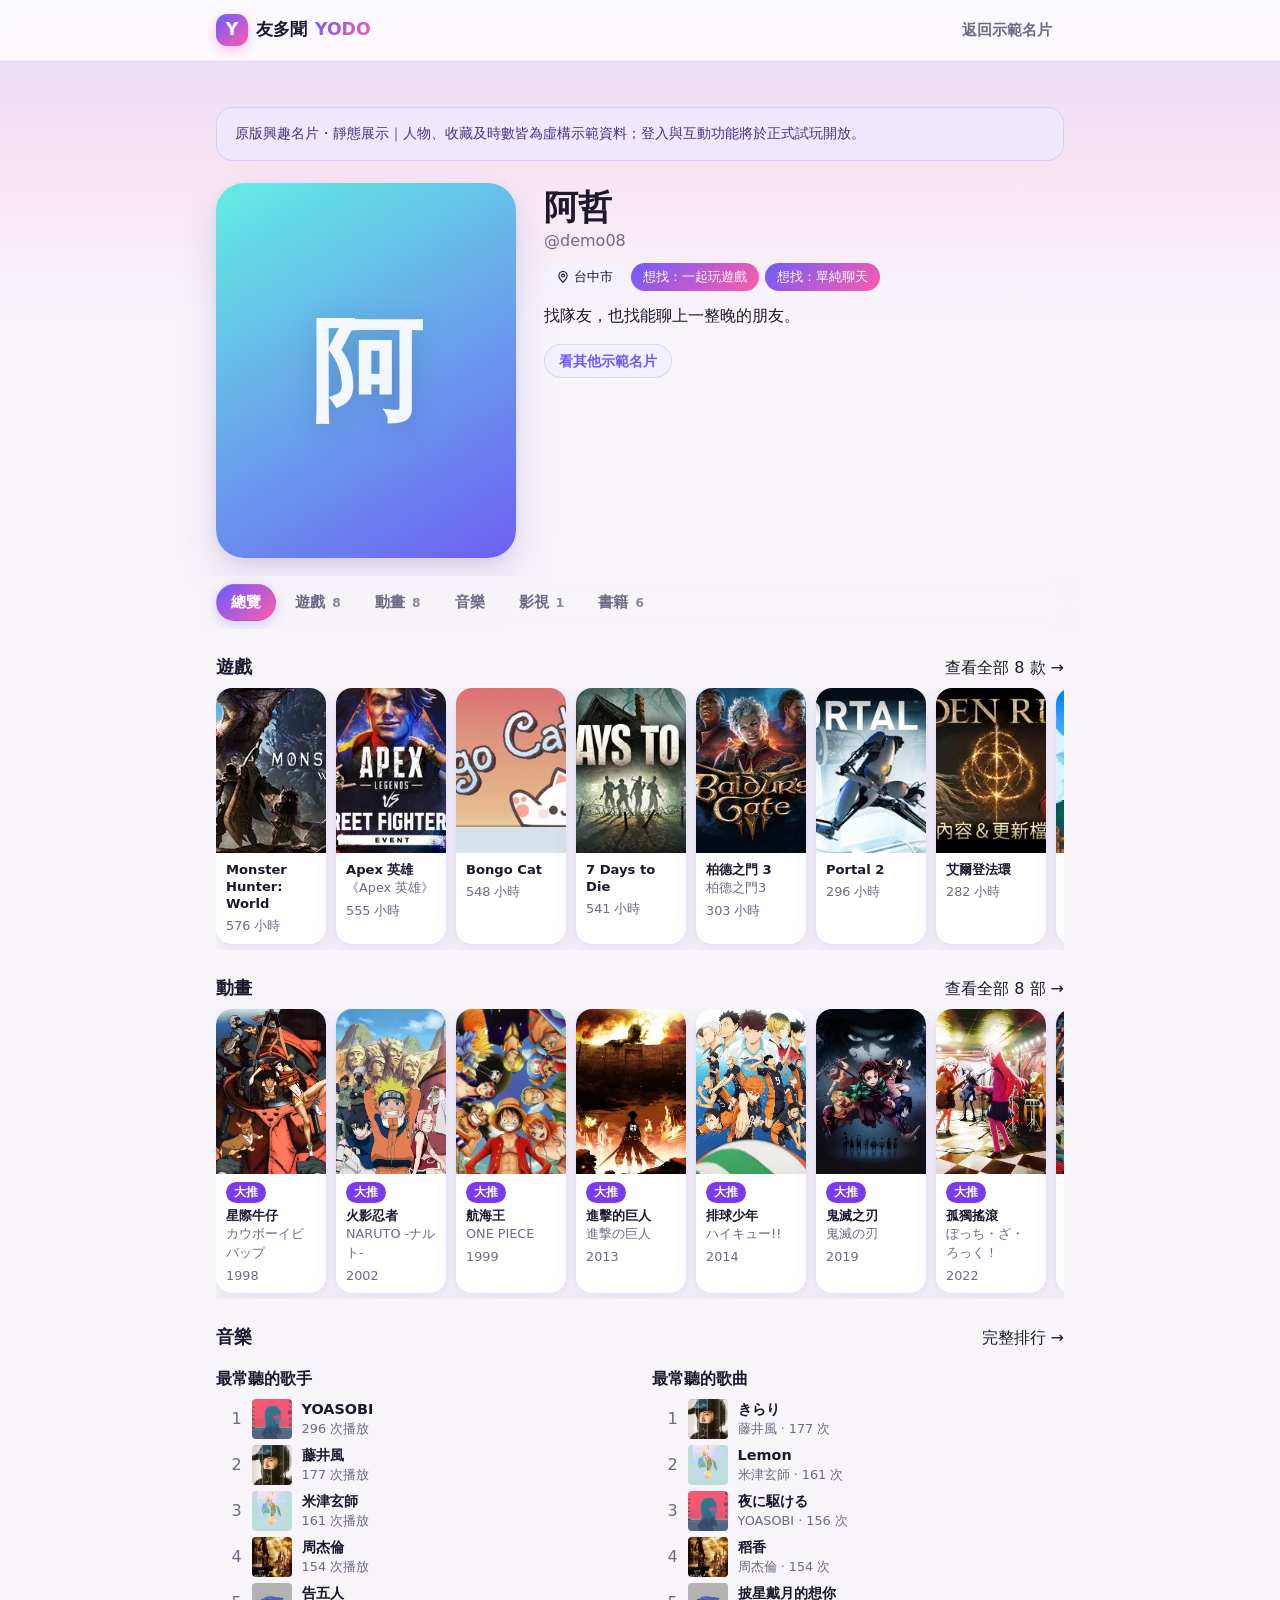
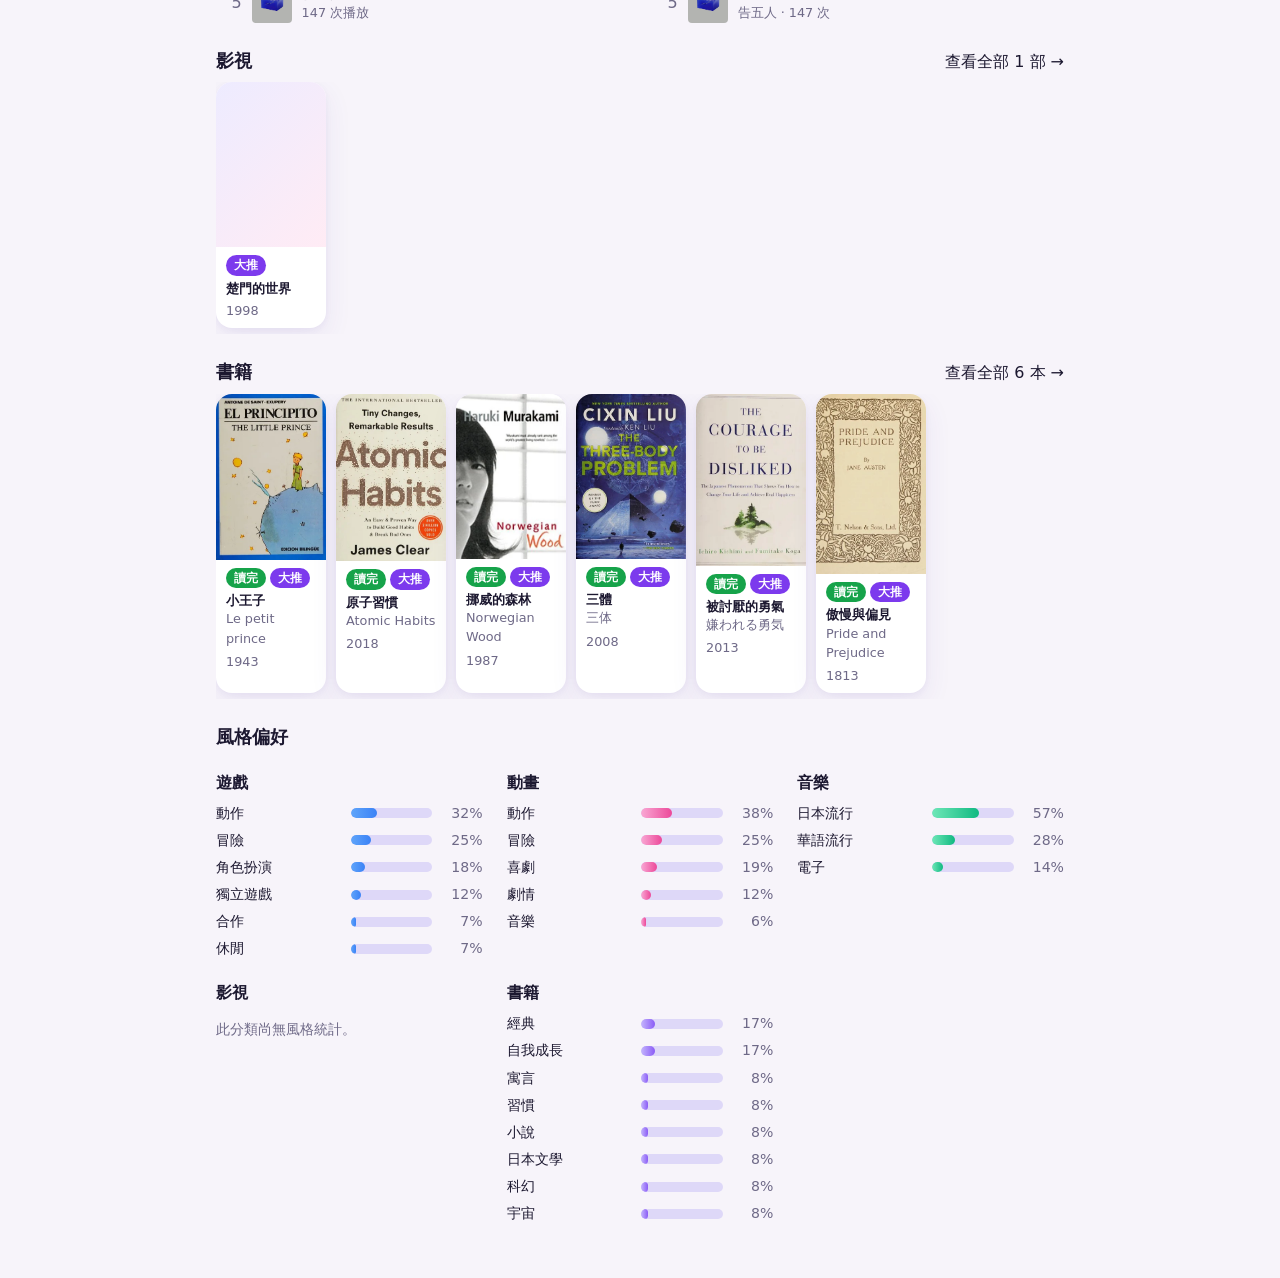
<file: profiles/demo08.html>
<!DOCTYPE html>

<html lang="zh-Hant">
<head>
<meta charset="utf-8"/>
<meta content="width=device-width, initial-scale=1, viewport-fit=cover" name="viewport"/>
<meta content="#6d5bff" name="theme-color"/>
<title>阿哲 的興趣名片 · 友多聞 YODO</title>
<meta content="profile" property="og:type"/>
<meta content="阿哲 的興趣名片" property="og:title"/>
<meta content="找隊友，也找能聊上一整晚的朋友。" property="og:description"/>
<meta content="https://qwqohmy.github.io/yodo-site/profiles/demo08.html" property="og:url"/>
<meta content="summary" name="twitter:card"/>
<link href="../assets/original/css/style.css" rel="stylesheet"/>
<style>.snapshot-notice{padding:14px 18px;margin:22px 0;background:#eee9ff;color:#463382;border:1px solid #d6ccff;border-radius:16px;font-size:14px;line-height:1.7}a.card:not([href]),a.rank-link:not([href]){cursor:default}.nav-links{display:flex!important}.topbar{position:relative!important}</style></head>
<body>
<header class="topbar">
<nav class="container nav">
<a class="brand" href="../index.html"><span aria-hidden="true" class="brand-mark">Y</span><span class="brand-zh">友多聞</span> <span class="brand-en">YODO</span></a>
<div class="nav-links"><a href="../index.html#profiles">返回示範名片</a></div>
</nav>
</header>
<main class="container"><aside class="snapshot-notice">原版興趣名片・靜態展示｜人物、收藏及時數皆為虛構示範資料；登入與互動功能將於正式試玩開放。</aside>
<section class="profile-hero">
<div class="hero-photos empty" style="--h: 176">
<span aria-hidden="true" class="hero-initial">阿</span>
</div>
<div class="hero-info">
<h1>阿哲</h1>
<p class="muted handle">@demo08</p>
<p class="profile-meta">
<span class="meta-chip"><svg aria-hidden="true" class="icon" fill="none" focusable="false" height="14" stroke="currentColor" stroke-linecap="round" stroke-linejoin="round" stroke-width="2" viewbox="0 0 24 24" width="14"><path d="M12 21s-7-6.2-7-11.5a7 7 0 0 1 14 0C19 14.8 12 21 12 21Z"></path><circle cx="12" cy="9.5" r="2.5"></circle>
</svg> 台中市</span>
<span class="meta-chip strong">想找：一起玩遊戲</span><span class="meta-chip strong">想找：單純聊天</span>
</p>
<p class="bio">找隊友，也找能聊上一整晚的朋友。</p>
<div class="actions profile-actions"><a class="btn small secondary" href="../index.html#profiles">看其他示範名片</a></div>
</div>
</section>
<nav aria-label="收藏分類" class="tabs" role="tablist">
<button aria-selected="true" data-tab="overview" role="tab" type="button">總覽</button>
<button aria-selected="false" data-tab="game" role="tab" type="button">
      遊戲
      <span class="tab-count">8</span>
</button>
<button aria-selected="false" data-tab="anime" role="tab" type="button">
      動畫
      <span class="tab-count">8</span>
</button>
<button aria-selected="false" data-tab="music" role="tab" type="button">
      音樂

    </button>
<button aria-selected="false" data-tab="film" role="tab" type="button">
      影視
      <span class="tab-count">1</span>
</button>
<button aria-selected="false" data-tab="book" role="tab" type="button">
      書籍
      <span class="tab-count">6</span>
</button>
</nav>
<div data-panel="overview" role="tabpanel">
<section class="category">
<div class="category-head">
<h2>
          遊戲

        </h2>
<button class="link see-all" data-goto="game" type="button">
            查看全部 8 款 →
          </button>
</div>
<div class="row-scroll">
<a class="card" role="group">
<div class="cover"><img alt="" loading="lazy" src="../assets/covers/820c35ab2a6252aae7.webp"/></div>
<div class="card-body">
<div class="card-title">Monster Hunter: World</div>
<div class="card-meta">
<span>576 小時</span>
</div>
</div></a>
<a class="card" role="group">
<div class="cover"><img alt="" loading="lazy" src="../assets/covers/ac36a4a41db6f7841a.webp"/></div>
<div class="card-body">
<div class="card-title">Apex 英雄</div>
<div class="card-sub">《Apex 英雄》</div>
<div class="card-meta">
<span>555 小時</span>
</div>
</div></a>
<a class="card" role="group">
<div class="cover"><img alt="" loading="lazy" src="../assets/covers/310a35600ded8fd12a.webp"/></div>
<div class="card-body">
<div class="card-title">Bongo Cat</div>
<div class="card-meta">
<span>548 小時</span>
</div>
</div></a>
<a class="card" role="group">
<div class="cover"><img alt="" loading="lazy" src="../assets/covers/12aec4f4104336236d.webp"/></div>
<div class="card-body">
<div class="card-title">7 Days to Die</div>
<div class="card-meta">
<span>541 小時</span>
</div>
</div></a>
<a class="card" role="group">
<div class="cover"><img alt="" loading="lazy" src="../assets/covers/f958a5e1f662212ac4.webp"/></div>
<div class="card-body">
<div class="card-title">柏德之門 3</div>
<div class="card-sub">柏德之門3</div>
<div class="card-meta">
<span>303 小時</span>
</div>
</div></a>
<a class="card" role="group">
<div class="cover"><img alt="" loading="lazy" src="../assets/covers/5136969fab756b86e9.webp"/></div>
<div class="card-body">
<div class="card-title">Portal 2</div>
<div class="card-meta">
<span>296 小時</span>
</div>
</div></a>
<a class="card" role="group">
<div class="cover"><img alt="" loading="lazy" src="../assets/covers/09207791f6a7cf821d.webp"/></div>
<div class="card-body">
<div class="card-title">艾爾登法環</div>
<div class="card-meta">
<span>282 小時</span>
</div>
</div></a>
<a class="card" role="group">
<div class="cover"><img alt="" loading="lazy" src="../assets/covers/dc8cb1f813f17c19dd.webp"/></div>
<div class="card-body">
<div class="card-title">Stardew Valley</div>
<div class="card-meta">
<span>268 小時</span>
</div>
</div></a>
</div>
</section>
<section class="category">
<div class="category-head">
<h2>
          動畫

        </h2>
<button class="link see-all" data-goto="anime" type="button">
            查看全部 8 部 →
          </button>
</div>
<div class="row-scroll">
<a class="card" role="group">
<div class="cover"><img alt="" loading="lazy" src="../assets/covers/2b6cb3e09b40e58ac4.webp"/></div>
<div class="card-body">
<div class="verdict">
<span class="tier tier-great">大推</span>
</div>
<div class="card-title">星際牛仔</div>
<div class="card-sub">カウボーイビバップ</div>
<div class="card-meta">
<span>1998</span>
</div>
</div></a>
<a class="card" role="group">
<div class="cover"><img alt="" loading="lazy" src="../assets/covers/d32a699070c937eaa0.webp"/></div>
<div class="card-body">
<div class="verdict">
<span class="tier tier-great">大推</span>
</div>
<div class="card-title">火影忍者</div>
<div class="card-sub">NARUTO -ナルト-</div>
<div class="card-meta">
<span>2002</span>
</div>
</div></a>
<a class="card" role="group">
<div class="cover"><img alt="" loading="lazy" src="../assets/covers/d4ca8f33a0bf5c1efe.webp"/></div>
<div class="card-body">
<div class="verdict">
<span class="tier tier-great">大推</span>
</div>
<div class="card-title">航海王</div>
<div class="card-sub">ONE PIECE</div>
<div class="card-meta">
<span>1999</span>
</div>
</div></a>
<a class="card" role="group">
<div class="cover"><img alt="" loading="lazy" src="../assets/covers/7e7523c77542e5d4d6.webp"/></div>
<div class="card-body">
<div class="verdict">
<span class="tier tier-great">大推</span>
</div>
<div class="card-title">進擊的巨人</div>
<div class="card-sub">進撃の巨人</div>
<div class="card-meta">
<span>2013</span>
</div>
</div></a>
<a class="card" role="group">
<div class="cover"><img alt="" loading="lazy" src="../assets/covers/97d74d404883ceb31c.webp"/></div>
<div class="card-body">
<div class="verdict">
<span class="tier tier-great">大推</span>
</div>
<div class="card-title">排球少年</div>
<div class="card-sub">ハイキュー!!</div>
<div class="card-meta">
<span>2014</span>
</div>
</div></a>
<a class="card" role="group">
<div class="cover"><img alt="" loading="lazy" src="../assets/covers/556f4ff2f9af34246e.webp"/></div>
<div class="card-body">
<div class="verdict">
<span class="tier tier-great">大推</span>
</div>
<div class="card-title">鬼滅之刃</div>
<div class="card-sub">鬼滅の刃</div>
<div class="card-meta">
<span>2019</span>
</div>
</div></a>
<a class="card" role="group">
<div class="cover"><img alt="" loading="lazy" src="../assets/covers/8ae550bbc96b375155.webp"/></div>
<div class="card-body">
<div class="verdict">
<span class="tier tier-great">大推</span>
</div>
<div class="card-title">孤獨搖滾</div>
<div class="card-sub">ぼっち・ざ・ろっく！</div>
<div class="card-meta">
<span>2022</span>
</div>
</div></a>
<a class="card" role="group">
<div class="cover"><img alt="" loading="lazy" src="../assets/covers/414a7cb77d0fbdc418.webp"/></div>
<div class="card-body">
<div class="verdict">
<span class="tier tier-great">大推</span>
</div>
<div class="card-title">膽大黨</div>
<div class="card-sub">ダンダダン</div>
<div class="card-meta">
<span>2024</span>
</div>
</div></a>
</div>
</section>
<section class="category">
<div class="category-head">
<h2>
          音樂

        </h2>
<button class="link see-all" data-goto="music" type="button">
            完整排行 →
          </button>
</div>
<div class="rankings">
<div>
<h3>最常聽的歌手</h3>
<ol class="rank-list">
<li>
<span class="rank">1</span>
<span class="thumb square"><img alt="" loading="lazy" src="../assets/covers/7731d696d71606f8ce.webp"/></span>
<span class="rank-info">
<span class="card-title">YOASOBI</span>
<span class="card-sub">296 次播放</span>
</span>
</li>
<li>
<span class="rank">2</span>
<span class="thumb square"><img alt="" loading="lazy" src="../assets/covers/e064f7dec9a1745529.webp"/></span>
<span class="rank-info">
<span class="card-title">藤井風</span>
<span class="card-sub">177 次播放</span>
</span>
</li>
<li>
<span class="rank">3</span>
<span class="thumb square"><img alt="" loading="lazy" src="../assets/covers/f0f13bce5062f6b32a.webp"/></span>
<span class="rank-info">
<span class="card-title">米津玄師</span>
<span class="card-sub">161 次播放</span>
</span>
</li>
<li>
<span class="rank">4</span>
<span class="thumb square"><img alt="" loading="lazy" src="../assets/covers/505a8f259df3c21bb1.webp"/></span>
<span class="rank-info">
<span class="card-title">周杰倫</span>
<span class="card-sub">154 次播放</span>
</span>
</li>
<li>
<span class="rank">5</span>
<span class="thumb square"><img alt="" loading="lazy" src="../assets/covers/32cc67b1c11f7498df.webp"/></span>
<span class="rank-info">
<span class="card-title">告五人</span>
<span class="card-sub">147 次播放</span>
</span>
</li>
</ol>
</div>
<div>
<h3>最常聽的歌曲</h3>
<ol class="rank-list">
<li><a class="rank-link" role="group">
<span class="rank">1</span>
<span class="thumb square"><img alt="" loading="lazy" src="../assets/covers/e064f7dec9a1745529.webp"/></span>
<span class="rank-info">
<span class="card-title">きらり</span>
<span class="card-sub">藤井風 · 177 次</span>
</span>
</a></li>
<li><a class="rank-link" role="group">
<span class="rank">2</span>
<span class="thumb square"><img alt="" loading="lazy" src="../assets/covers/f0f13bce5062f6b32a.webp"/></span>
<span class="rank-info">
<span class="card-title">Lemon</span>
<span class="card-sub">米津玄師 · 161 次</span>
</span>
</a></li>
<li><a class="rank-link" role="group">
<span class="rank">3</span>
<span class="thumb square"><img alt="" loading="lazy" src="../assets/covers/7731d696d71606f8ce.webp"/></span>
<span class="rank-info">
<span class="card-title">夜に駆ける</span>
<span class="card-sub">YOASOBI · 156 次</span>
</span>
</a></li>
<li><a class="rank-link" role="group">
<span class="rank">4</span>
<span class="thumb square"><img alt="" loading="lazy" src="../assets/covers/505a8f259df3c21bb1.webp"/></span>
<span class="rank-info">
<span class="card-title">稻香</span>
<span class="card-sub">周杰倫 · 154 次</span>
</span>
</a></li>
<li><a class="rank-link" role="group">
<span class="rank">5</span>
<span class="thumb square"><img alt="" loading="lazy" src="../assets/covers/32cc67b1c11f7498df.webp"/></span>
<span class="rank-info">
<span class="card-title">披星戴月的想你</span>
<span class="card-sub">告五人 · 147 次</span>
</span>
</a></li>
</ol>
</div>
</div>
</section>
<section class="category">
<div class="category-head">
<h2>
          影視

        </h2>
<button class="link see-all" data-goto="film" type="button">
            查看全部 1 部 →
          </button>
</div>
<div class="row-scroll">
<a class="card" role="group">
<div class="cover"></div>
<div class="card-body">
<div class="verdict">
<span class="tier tier-great">大推</span>
</div>
<div class="card-title">楚門的世界</div>
<div class="card-meta">
<span>1998</span>
</div>
</div></a>
</div>
</section>
<section class="category">
<div class="category-head">
<h2>
          書籍

        </h2>
<button class="link see-all" data-goto="book" type="button">
            查看全部 6 本 →
          </button>
</div>
<div class="row-scroll">
<a class="card" role="group">
<div class="cover"><img alt="" loading="lazy" src="../assets/covers/62bae1625b8ddc7210.webp"/></div>
<div class="card-body">
<div class="verdict">
<span class="status-chip status-read">讀完</span>
<span class="tier tier-great">大推</span>
</div>
<div class="card-title">小王子</div>
<div class="card-sub">Le petit prince</div>
<div class="card-meta">
<span>1943</span>
</div>
</div></a>
<a class="card" role="group">
<div class="cover"><img alt="" loading="lazy" src="../assets/covers/8b8772387e31d073b2.webp"/></div>
<div class="card-body">
<div class="verdict">
<span class="status-chip status-read">讀完</span>
<span class="tier tier-great">大推</span>
</div>
<div class="card-title">原子習慣</div>
<div class="card-sub">Atomic Habits</div>
<div class="card-meta">
<span>2018</span>
</div>
</div></a>
<a class="card" role="group">
<div class="cover"><img alt="" loading="lazy" src="../assets/covers/6b09e67f378609f995.webp"/></div>
<div class="card-body">
<div class="verdict">
<span class="status-chip status-read">讀完</span>
<span class="tier tier-great">大推</span>
</div>
<div class="card-title">挪威的森林</div>
<div class="card-sub">Norwegian Wood</div>
<div class="card-meta">
<span>1987</span>
</div>
</div></a>
<a class="card" role="group">
<div class="cover"><img alt="" loading="lazy" src="../assets/covers/963feafde2822e373c.webp"/></div>
<div class="card-body">
<div class="verdict">
<span class="status-chip status-read">讀完</span>
<span class="tier tier-great">大推</span>
</div>
<div class="card-title">三體</div>
<div class="card-sub">三体</div>
<div class="card-meta">
<span>2008</span>
</div>
</div></a>
<a class="card" role="group">
<div class="cover"><img alt="" loading="lazy" src="../assets/covers/cf5610828ebe5f041c.webp"/></div>
<div class="card-body">
<div class="verdict">
<span class="status-chip status-read">讀完</span>
<span class="tier tier-great">大推</span>
</div>
<div class="card-title">被討厭的勇氣</div>
<div class="card-sub">嫌われる勇気</div>
<div class="card-meta">
<span>2013</span>
</div>
</div></a>
<a class="card" role="group">
<div class="cover"><img alt="" loading="lazy" src="../assets/covers/0a9a9a9951c01d1a64.webp"/></div>
<div class="card-body">
<div class="verdict">
<span class="status-chip status-read">讀完</span>
<span class="tier tier-great">大推</span>
</div>
<div class="card-title">傲慢與偏見</div>
<div class="card-sub">Pride and Prejudice</div>
<div class="card-meta">
<span>1813</span>
</div>
</div></a>
</div>
</section>
<section class="category">
<h2>風格偏好</h2>
<div class="style-grid">
<div><h3>遊戲</h3>
<ul class="style-bars cat-game">
<li><span class="style-name">動作</span><span class="style-track"><span class="style-fill" style="width: 32%"></span></span><span class="style-pct">32%</span></li>
<li><span class="style-name">冒險</span><span class="style-track"><span class="style-fill" style="width: 25%"></span></span><span class="style-pct">25%</span></li>
<li><span class="style-name">角色扮演</span><span class="style-track"><span class="style-fill" style="width: 18%"></span></span><span class="style-pct">18%</span></li>
<li><span class="style-name">獨立遊戲</span><span class="style-track"><span class="style-fill" style="width: 12%"></span></span><span class="style-pct">12%</span></li>
<li><span class="style-name">合作</span><span class="style-track"><span class="style-fill" style="width: 7%"></span></span><span class="style-pct">7%</span></li>
<li><span class="style-name">休閒</span><span class="style-track"><span class="style-fill" style="width: 7%"></span></span><span class="style-pct">7%</span></li>
</ul>
</div>
<div><h3>動畫</h3>
<ul class="style-bars cat-anime">
<li><span class="style-name">動作</span><span class="style-track"><span class="style-fill" style="width: 38%"></span></span><span class="style-pct">38%</span></li>
<li><span class="style-name">冒險</span><span class="style-track"><span class="style-fill" style="width: 25%"></span></span><span class="style-pct">25%</span></li>
<li><span class="style-name">喜劇</span><span class="style-track"><span class="style-fill" style="width: 19%"></span></span><span class="style-pct">19%</span></li>
<li><span class="style-name">劇情</span><span class="style-track"><span class="style-fill" style="width: 12%"></span></span><span class="style-pct">12%</span></li>
<li><span class="style-name">音樂</span><span class="style-track"><span class="style-fill" style="width: 6%"></span></span><span class="style-pct">6%</span></li>
</ul>
</div>
<div><h3>音樂</h3>
<ul class="style-bars cat-music">
<li><span class="style-name">日本流行</span><span class="style-track"><span class="style-fill" style="width: 57%"></span></span><span class="style-pct">57%</span></li>
<li><span class="style-name">華語流行</span><span class="style-track"><span class="style-fill" style="width: 28%"></span></span><span class="style-pct">28%</span></li>
<li><span class="style-name">電子</span><span class="style-track"><span class="style-fill" style="width: 14%"></span></span><span class="style-pct">14%</span></li>
</ul>
</div>
<div><h3>影視</h3>
<p class="muted small">此分類尚無風格統計。</p>
</div>
<div><h3>書籍</h3>
<ul class="style-bars cat-book">
<li><span class="style-name">經典</span><span class="style-track"><span class="style-fill" style="width: 17%"></span></span><span class="style-pct">17%</span></li>
<li><span class="style-name">自我成長</span><span class="style-track"><span class="style-fill" style="width: 17%"></span></span><span class="style-pct">17%</span></li>
<li><span class="style-name">寓言</span><span class="style-track"><span class="style-fill" style="width: 8%"></span></span><span class="style-pct">8%</span></li>
<li><span class="style-name">習慣</span><span class="style-track"><span class="style-fill" style="width: 8%"></span></span><span class="style-pct">8%</span></li>
<li><span class="style-name">小說</span><span class="style-track"><span class="style-fill" style="width: 8%"></span></span><span class="style-pct">8%</span></li>
<li><span class="style-name">日本文學</span><span class="style-track"><span class="style-fill" style="width: 8%"></span></span><span class="style-pct">8%</span></li>
<li><span class="style-name">科幻</span><span class="style-track"><span class="style-fill" style="width: 8%"></span></span><span class="style-pct">8%</span></li>
<li><span class="style-name">宇宙</span><span class="style-track"><span class="style-fill" style="width: 8%"></span></span><span class="style-pct">8%</span></li>
</ul>
</div>
</div>
</section>
</div>
<div data-panel="game" role="tabpanel">
<details class="style-details" open="">
<summary>阿哲 喜歡的遊戲風格</summary>
<ul class="style-bars cat-game">
<li><span class="style-name">動作</span><span class="style-track"><span class="style-fill" style="width: 32%"></span></span><span class="style-pct">32%</span></li>
<li><span class="style-name">冒險</span><span class="style-track"><span class="style-fill" style="width: 25%"></span></span><span class="style-pct">25%</span></li>
<li><span class="style-name">角色扮演</span><span class="style-track"><span class="style-fill" style="width: 18%"></span></span><span class="style-pct">18%</span></li>
<li><span class="style-name">獨立遊戲</span><span class="style-track"><span class="style-fill" style="width: 12%"></span></span><span class="style-pct">12%</span></li>
<li><span class="style-name">合作</span><span class="style-track"><span class="style-fill" style="width: 7%"></span></span><span class="style-pct">7%</span></li>
<li><span class="style-name">休閒</span><span class="style-track"><span class="style-fill" style="width: 7%"></span></span><span class="style-pct">7%</span></li>
</ul>
</details>
<section class="category">
<div class="grid compact" data-paged="24">
<a class="card" role="group">
<div class="cover"><img alt="" loading="lazy" src="../assets/covers/820c35ab2a6252aae7.webp"/></div>
<div class="card-body">
<div class="card-title">Monster Hunter: World</div>
<div class="card-meta">
<span>576 小時</span>
</div>
</div></a>
<a class="card" role="group">
<div class="cover"><img alt="" loading="lazy" src="../assets/covers/ac36a4a41db6f7841a.webp"/></div>
<div class="card-body">
<div class="card-title">Apex 英雄</div>
<div class="card-sub">《Apex 英雄》</div>
<div class="card-meta">
<span>555 小時</span>
</div>
</div></a>
<a class="card" role="group">
<div class="cover"><img alt="" loading="lazy" src="../assets/covers/310a35600ded8fd12a.webp"/></div>
<div class="card-body">
<div class="card-title">Bongo Cat</div>
<div class="card-meta">
<span>548 小時</span>
</div>
</div></a>
<a class="card" role="group">
<div class="cover"><img alt="" loading="lazy" src="../assets/covers/12aec4f4104336236d.webp"/></div>
<div class="card-body">
<div class="card-title">7 Days to Die</div>
<div class="card-meta">
<span>541 小時</span>
</div>
</div></a>
<a class="card" role="group">
<div class="cover"><img alt="" loading="lazy" src="../assets/covers/f958a5e1f662212ac4.webp"/></div>
<div class="card-body">
<div class="card-title">柏德之門 3</div>
<div class="card-sub">柏德之門3</div>
<div class="card-meta">
<span>303 小時</span>
</div>
</div></a>
<a class="card" role="group">
<div class="cover"><img alt="" loading="lazy" src="../assets/covers/5136969fab756b86e9.webp"/></div>
<div class="card-body">
<div class="card-title">Portal 2</div>
<div class="card-meta">
<span>296 小時</span>
</div>
</div></a>
<a class="card" role="group">
<div class="cover"><img alt="" loading="lazy" src="../assets/covers/09207791f6a7cf821d.webp"/></div>
<div class="card-body">
<div class="card-title">艾爾登法環</div>
<div class="card-meta">
<span>282 小時</span>
</div>
</div></a>
<a class="card" role="group">
<div class="cover"><img alt="" loading="lazy" src="../assets/covers/dc8cb1f813f17c19dd.webp"/></div>
<div class="card-body">
<div class="card-title">Stardew Valley</div>
<div class="card-meta">
<span>268 小時</span>
</div>
</div></a>
</div>
</section>
</div>
<div data-panel="anime" role="tabpanel">
<details class="style-details" open="">
<summary>阿哲 喜歡的動畫風格</summary>
<ul class="style-bars cat-anime">
<li><span class="style-name">動作</span><span class="style-track"><span class="style-fill" style="width: 38%"></span></span><span class="style-pct">38%</span></li>
<li><span class="style-name">冒險</span><span class="style-track"><span class="style-fill" style="width: 25%"></span></span><span class="style-pct">25%</span></li>
<li><span class="style-name">喜劇</span><span class="style-track"><span class="style-fill" style="width: 19%"></span></span><span class="style-pct">19%</span></li>
<li><span class="style-name">劇情</span><span class="style-track"><span class="style-fill" style="width: 12%"></span></span><span class="style-pct">12%</span></li>
<li><span class="style-name">音樂</span><span class="style-track"><span class="style-fill" style="width: 6%"></span></span><span class="style-pct">6%</span></li>
</ul>
</details>
<section class="category">
<h3 class="tier-heading">大推 <span class="muted small">8</span></h3>
<div class="grid compact">
<a class="card" role="group">
<div class="cover"><img alt="" loading="lazy" src="../assets/covers/2b6cb3e09b40e58ac4.webp"/></div>
<div class="card-body">
<div class="verdict">
<span class="tier tier-great">大推</span>
</div>
<div class="card-title">星際牛仔</div>
<div class="card-sub">カウボーイビバップ</div>
<div class="card-meta">
<span>1998</span>
</div>
</div></a>
<a class="card" role="group">
<div class="cover"><img alt="" loading="lazy" src="../assets/covers/d32a699070c937eaa0.webp"/></div>
<div class="card-body">
<div class="verdict">
<span class="tier tier-great">大推</span>
</div>
<div class="card-title">火影忍者</div>
<div class="card-sub">NARUTO -ナルト-</div>
<div class="card-meta">
<span>2002</span>
</div>
</div></a>
<a class="card" role="group">
<div class="cover"><img alt="" loading="lazy" src="../assets/covers/d4ca8f33a0bf5c1efe.webp"/></div>
<div class="card-body">
<div class="verdict">
<span class="tier tier-great">大推</span>
</div>
<div class="card-title">航海王</div>
<div class="card-sub">ONE PIECE</div>
<div class="card-meta">
<span>1999</span>
</div>
</div></a>
<a class="card" role="group">
<div class="cover"><img alt="" loading="lazy" src="../assets/covers/7e7523c77542e5d4d6.webp"/></div>
<div class="card-body">
<div class="verdict">
<span class="tier tier-great">大推</span>
</div>
<div class="card-title">進擊的巨人</div>
<div class="card-sub">進撃の巨人</div>
<div class="card-meta">
<span>2013</span>
</div>
</div></a>
<a class="card" role="group">
<div class="cover"><img alt="" loading="lazy" src="../assets/covers/97d74d404883ceb31c.webp"/></div>
<div class="card-body">
<div class="verdict">
<span class="tier tier-great">大推</span>
</div>
<div class="card-title">排球少年</div>
<div class="card-sub">ハイキュー!!</div>
<div class="card-meta">
<span>2014</span>
</div>
</div></a>
<a class="card" role="group">
<div class="cover"><img alt="" loading="lazy" src="../assets/covers/556f4ff2f9af34246e.webp"/></div>
<div class="card-body">
<div class="verdict">
<span class="tier tier-great">大推</span>
</div>
<div class="card-title">鬼滅之刃</div>
<div class="card-sub">鬼滅の刃</div>
<div class="card-meta">
<span>2019</span>
</div>
</div></a>
<a class="card" role="group">
<div class="cover"><img alt="" loading="lazy" src="../assets/covers/8ae550bbc96b375155.webp"/></div>
<div class="card-body">
<div class="verdict">
<span class="tier tier-great">大推</span>
</div>
<div class="card-title">孤獨搖滾</div>
<div class="card-sub">ぼっち・ざ・ろっく！</div>
<div class="card-meta">
<span>2022</span>
</div>
</div></a>
<a class="card" role="group">
<div class="cover"><img alt="" loading="lazy" src="../assets/covers/414a7cb77d0fbdc418.webp"/></div>
<div class="card-body">
<div class="verdict">
<span class="tier tier-great">大推</span>
</div>
<div class="card-title">膽大黨</div>
<div class="card-sub">ダンダダン</div>
<div class="card-meta">
<span>2024</span>
</div>
</div></a>
</div>
</section>
</div>
<div data-panel="music" role="tabpanel">
<details class="style-details" open="">
<summary>阿哲 喜歡的音樂風格</summary>
<ul class="style-bars cat-music">
<li><span class="style-name">日本流行</span><span class="style-track"><span class="style-fill" style="width: 57%"></span></span><span class="style-pct">57%</span></li>
<li><span class="style-name">華語流行</span><span class="style-track"><span class="style-fill" style="width: 28%"></span></span><span class="style-pct">28%</span></li>
<li><span class="style-name">電子</span><span class="style-track"><span class="style-fill" style="width: 14%"></span></span><span class="style-pct">14%</span></li>
</ul>
</details>
<section class="category">
<div class="rankings">
<div>
<h3>最常聽的歌手</h3>
<ol class="rank-list">
<li>
<span class="rank">1</span>
<span class="thumb square"><img alt="" loading="lazy" src="../assets/covers/7731d696d71606f8ce.webp"/></span>
<span class="rank-info">
<span class="card-title">YOASOBI</span>
<span class="card-sub">296 次播放</span>
</span>
</li>
<li>
<span class="rank">2</span>
<span class="thumb square"><img alt="" loading="lazy" src="../assets/covers/e064f7dec9a1745529.webp"/></span>
<span class="rank-info">
<span class="card-title">藤井風</span>
<span class="card-sub">177 次播放</span>
</span>
</li>
<li>
<span class="rank">3</span>
<span class="thumb square"><img alt="" loading="lazy" src="../assets/covers/f0f13bce5062f6b32a.webp"/></span>
<span class="rank-info">
<span class="card-title">米津玄師</span>
<span class="card-sub">161 次播放</span>
</span>
</li>
<li>
<span class="rank">4</span>
<span class="thumb square"><img alt="" loading="lazy" src="../assets/covers/505a8f259df3c21bb1.webp"/></span>
<span class="rank-info">
<span class="card-title">周杰倫</span>
<span class="card-sub">154 次播放</span>
</span>
</li>
<li>
<span class="rank">5</span>
<span class="thumb square"><img alt="" loading="lazy" src="../assets/covers/32cc67b1c11f7498df.webp"/></span>
<span class="rank-info">
<span class="card-title">告五人</span>
<span class="card-sub">147 次播放</span>
</span>
</li>
</ol>
</div>
<div>
<h3>最常聽的歌曲</h3>
<ol class="rank-list">
<li><a class="rank-link" role="group">
<span class="rank">1</span>
<span class="thumb square"><img alt="" loading="lazy" src="../assets/covers/e064f7dec9a1745529.webp"/></span>
<span class="rank-info">
<span class="card-title">きらり</span>
<span class="card-sub">藤井風 · 177 次</span>
</span>
</a></li>
<li><a class="rank-link" role="group">
<span class="rank">2</span>
<span class="thumb square"><img alt="" loading="lazy" src="../assets/covers/f0f13bce5062f6b32a.webp"/></span>
<span class="rank-info">
<span class="card-title">Lemon</span>
<span class="card-sub">米津玄師 · 161 次</span>
</span>
</a></li>
<li><a class="rank-link" role="group">
<span class="rank">3</span>
<span class="thumb square"><img alt="" loading="lazy" src="../assets/covers/7731d696d71606f8ce.webp"/></span>
<span class="rank-info">
<span class="card-title">夜に駆ける</span>
<span class="card-sub">YOASOBI · 156 次</span>
</span>
</a></li>
<li><a class="rank-link" role="group">
<span class="rank">4</span>
<span class="thumb square"><img alt="" loading="lazy" src="../assets/covers/505a8f259df3c21bb1.webp"/></span>
<span class="rank-info">
<span class="card-title">稻香</span>
<span class="card-sub">周杰倫 · 154 次</span>
</span>
</a></li>
<li><a class="rank-link" role="group">
<span class="rank">5</span>
<span class="thumb square"><img alt="" loading="lazy" src="../assets/covers/32cc67b1c11f7498df.webp"/></span>
<span class="rank-info">
<span class="card-title">披星戴月的想你</span>
<span class="card-sub">告五人 · 147 次</span>
</span>
</a></li>
<li><a class="rank-link" role="group">
<span class="rank">6</span>
<span class="thumb square"><img alt="" loading="lazy" src="../assets/covers/fc495dbbd063b105fa.webp"/></span>
<span class="rank-info">
<span class="card-title">偶像</span>
<span class="card-sub">YOASOBI · 140 次</span>
</span>
</a></li>
</ol>
</div>
</div>
</section>
</div>
<div data-panel="film" role="tabpanel">
<section class="category">
<h3 class="tier-heading">大推 <span class="muted small">1</span></h3>
<div class="grid compact">
<a class="card" role="group">
<div class="cover"></div>
<div class="card-body">
<div class="verdict">
<span class="tier tier-great">大推</span>
</div>
<div class="card-title">楚門的世界</div>
<div class="card-meta">
<span>1998</span>
</div>
</div></a>
</div>
</section>
</div>
<div data-panel="book" role="tabpanel">
<details class="style-details" open="">
<summary>阿哲 喜歡的書籍風格</summary>
<ul class="style-bars cat-book">
<li><span class="style-name">經典</span><span class="style-track"><span class="style-fill" style="width: 17%"></span></span><span class="style-pct">17%</span></li>
<li><span class="style-name">自我成長</span><span class="style-track"><span class="style-fill" style="width: 17%"></span></span><span class="style-pct">17%</span></li>
<li><span class="style-name">寓言</span><span class="style-track"><span class="style-fill" style="width: 8%"></span></span><span class="style-pct">8%</span></li>
<li><span class="style-name">習慣</span><span class="style-track"><span class="style-fill" style="width: 8%"></span></span><span class="style-pct">8%</span></li>
<li><span class="style-name">小說</span><span class="style-track"><span class="style-fill" style="width: 8%"></span></span><span class="style-pct">8%</span></li>
<li><span class="style-name">日本文學</span><span class="style-track"><span class="style-fill" style="width: 8%"></span></span><span class="style-pct">8%</span></li>
<li><span class="style-name">科幻</span><span class="style-track"><span class="style-fill" style="width: 8%"></span></span><span class="style-pct">8%</span></li>
<li><span class="style-name">宇宙</span><span class="style-track"><span class="style-fill" style="width: 8%"></span></span><span class="style-pct">8%</span></li>
</ul>
</details>
<section class="category">
<h3 class="tier-heading">讀完 <span class="muted small">6</span></h3>
<div class="grid compact">
<a class="card" role="group">
<div class="cover"><img alt="" loading="lazy" src="../assets/covers/62bae1625b8ddc7210.webp"/></div>
<div class="card-body">
<div class="verdict">
<span class="status-chip status-read">讀完</span>
<span class="tier tier-great">大推</span>
</div>
<div class="card-title">小王子</div>
<div class="card-sub">Le petit prince</div>
<div class="card-meta">
<span>1943</span>
</div>
</div></a>
<a class="card" role="group">
<div class="cover"><img alt="" loading="lazy" src="../assets/covers/8b8772387e31d073b2.webp"/></div>
<div class="card-body">
<div class="verdict">
<span class="status-chip status-read">讀完</span>
<span class="tier tier-great">大推</span>
</div>
<div class="card-title">原子習慣</div>
<div class="card-sub">Atomic Habits</div>
<div class="card-meta">
<span>2018</span>
</div>
</div></a>
<a class="card" role="group">
<div class="cover"><img alt="" loading="lazy" src="../assets/covers/6b09e67f378609f995.webp"/></div>
<div class="card-body">
<div class="verdict">
<span class="status-chip status-read">讀完</span>
<span class="tier tier-great">大推</span>
</div>
<div class="card-title">挪威的森林</div>
<div class="card-sub">Norwegian Wood</div>
<div class="card-meta">
<span>1987</span>
</div>
</div></a>
<a class="card" role="group">
<div class="cover"><img alt="" loading="lazy" src="../assets/covers/963feafde2822e373c.webp"/></div>
<div class="card-body">
<div class="verdict">
<span class="status-chip status-read">讀完</span>
<span class="tier tier-great">大推</span>
</div>
<div class="card-title">三體</div>
<div class="card-sub">三体</div>
<div class="card-meta">
<span>2008</span>
</div>
</div></a>
<a class="card" role="group">
<div class="cover"><img alt="" loading="lazy" src="../assets/covers/cf5610828ebe5f041c.webp"/></div>
<div class="card-body">
<div class="verdict">
<span class="status-chip status-read">讀完</span>
<span class="tier tier-great">大推</span>
</div>
<div class="card-title">被討厭的勇氣</div>
<div class="card-sub">嫌われる勇気</div>
<div class="card-meta">
<span>2013</span>
</div>
</div></a>
<a class="card" role="group">
<div class="cover"><img alt="" loading="lazy" src="../assets/covers/0a9a9a9951c01d1a64.webp"/></div>
<div class="card-body">
<div class="verdict">
<span class="status-chip status-read">讀完</span>
<span class="tier tier-great">大推</span>
</div>
<div class="card-title">傲慢與偏見</div>
<div class="card-sub">Pride and Prejudice</div>
<div class="card-meta">
<span>1813</span>
</div>
</div></a>
</div>
</section>
</div>
</main>
<script>
  document.querySelectorAll("[data-copy]").forEach((btn) => {
    btn.addEventListener("click", async () => {
      try {
        await navigator.clipboard.writeText(btn.dataset.copy);
        const before = btn.innerHTML;
        btn.textContent = "已複製！";
        setTimeout(() => { btn.innerHTML = before; }, 1500);
      } catch {
        prompt("複製：", btn.dataset.copy);
      }
    });
  });

  // Photo carousel: swipe (native scroll-snap), arrows, and dots that follow the scroll.
  document.querySelectorAll("[data-carousel]").forEach((box) => {
    const track = box.querySelector(".hero-track");
    const dots = [...box.querySelectorAll(".hero-dots span")];
    const go = (dir) => track.scrollBy({ left: dir * track.clientWidth, behavior: "smooth" });
    box.querySelectorAll("[data-dir]").forEach((b) => b.addEventListener("click", () => go(Number(b.dataset.dir))));
    track.addEventListener("scroll", () => {
      const i = Math.round(track.scrollLeft / track.clientWidth);
      dots.forEach((d, j) => d.classList.toggle("on", i === j));
    }, { passive: true });
  });
</script>
<script src="../assets/original/js/tabs.js"></script>
</body>
</html>
</file>
<file: style.css>
@charset "UTF-8";
:root{color-scheme:light;--bg:#fff;--surface:#f6f4ff;--text:#20202d;--muted:#737080;--line:#e9e5f2;--purple:#6d5bff;--pink:#ff5ca8;--header:rgba(255,255,255,.92);--card:#fff;--shadow:0 18px 50px #33236e12}
*{box-sizing:border-box}html{scroll-behavior:smooth;scroll-padding-top:100px}body{margin:0;background:var(--bg);color:var(--text);font-family:Inter,"Noto Sans TC","PingFang TC","Microsoft JhengHei",system-ui,sans-serif;font-size:16px;line-height:1.75}a{color:inherit;text-decoration:none}button{font:inherit}img{max-width:100%;display:block}button,a{-webkit-tap-highlight-color:transparent}:focus-visible{outline:3px solid var(--pink);outline-offset:5px}button:disabled{cursor:not-allowed}.wrap{width:min(1180px,calc(100% - 80px));margin-inline:auto}.section-pad{padding-block:100px}.muted{color:var(--muted)}.small{font-size:13px}.eyebrow{font-size:12px;font-weight:750;letter-spacing:.13em;color:var(--purple);margin:0 0 20px}.gradient-text{background:linear-gradient(100deg,var(--purple),var(--pink));background-clip:text;-webkit-background-clip:text;color:transparent}.site-header{max-width:1320px;margin:auto;padding:22px 40px;display:flex;align-items:center;justify-content:space-between;gap:28px;position:relative;z-index:20}.brand{display:inline-flex;align-items:center;gap:11px;font-weight:800;letter-spacing:.01em;white-space:nowrap}.brand b{font-weight:650;color:var(--purple);margin-left:4px}.brand-mark{width:38px;height:38px;display:grid;place-items:center;border-radius:13px;color:#fff;font-size:23px;background:linear-gradient(135deg,var(--purple),var(--pink));box-shadow:0 5px 15px #b34bda35}.site-header nav{display:flex;gap:32px;margin-left:auto;font-size:13px;font-weight:650}.site-header nav a:hover{color:var(--purple)}.theme-toggle{display:grid;place-items:center;width:38px;height:38px;border:1px solid var(--line);border-radius:50%;background:var(--bg);color:var(--text);font-size:23px;cursor:pointer}.skip-link{position:absolute;top:-100px;left:20px;background:var(--text);color:var(--bg);padding:12px;z-index:100}.skip-link:focus{top:12px}.hero{display:grid;grid-template-columns:1.1fr .9fr;align-items:center;min-height:720px;gap:20px;padding-block:45px 70px}.status-dot{display:inline-block;width:7px;height:7px;border-radius:50%;background:var(--pink);margin-right:8px}.hero h1{font-size:clamp(52px,5.7vw,78px);font-weight:900;line-height:1.22;letter-spacing:-.05em;margin:24px 0 28px}.hero-lead{font-size:20px;color:var(--muted);line-height:1.95;margin:0 0 30px}.hero-actions{display:flex;align-items:center;gap:25px;flex-wrap:wrap}.button{padding:14px 22px;border-radius:14px;display:inline-flex;gap:26px;justify-content:center;align-items:center;font-weight:700;font-size:14px;border:0;transition:transform .2s,box-shadow .2s}.button:hover:not(:disabled){transform:translateY(-2px)}.primary{background:linear-gradient(115deg,var(--purple),#ab5bea 70%,#dd5ecb);color:#fff;box-shadow:0 8px 22px #8b62e930}.text-link{font-size:13px;font-weight:700;display:inline-block}.text-link:hover{color:var(--purple)}.category-strip{display:flex;gap:9px;flex-wrap:wrap;margin-top:32px}.category-strip span{font-size:12px;border:1px solid var(--line);padding:6px 15px;border-radius:30px;color:var(--muted)}.hero-art{position:relative;min-height:600px;display:flex;align-items:center;justify-content:center}.hero-art:before{content:"";position:absolute;inset:60px -15px 25px;background:radial-gradient(ellipse at 65% 30%,#fce1ef,transparent 65%),radial-gradient(ellipse at 35% 75%,#e8e0ff,transparent 65%);border-radius:50%;z-index:-1}.recap-frame{width:256px;padding:10px;background:#fff;border-radius:27px;box-shadow:0 24px 65px #533e7926;transform:rotate(6deg);border:1px solid #e5def3}.recap-frame img{border-radius:18px;height:auto}.orbit-label{position:absolute;background:var(--card);border:1px solid var(--line);padding:9px 16px;font-size:13px;border-radius:12px;box-shadow:var(--shadow);z-index:2;white-space:nowrap}.label-one{top:55px;left:8px;transform:rotate(-7deg)}.label-two{right:-8px;bottom:130px;transform:rotate(5deg)}.recap-note{position:absolute;bottom:12px;left:30px;display:grid;grid-template-columns:auto 1fr;column-gap:10px;font-size:17px;font-weight:750}.recap-note>span{font-size:28px;color:var(--pink);grid-row:span 2}.recap-note small{font-size:11px;font-weight:500;color:var(--muted)}.art-star{position:absolute;color:var(--purple)}.star-one{right:10px;top:75px;font-size:56px;transform:rotate(12deg)}.star-two{left:18px;bottom:170px;font-size:35px;color:var(--pink)}.intro-band{background:var(--surface);border-top:1px solid var(--line);border-bottom:1px solid var(--line);padding-block:58px}.intro-layout{display:grid;grid-template-columns:1fr 1fr;column-gap:70px;align-items:center}.intro-layout>.eyebrow{grid-column:1/-1;margin-bottom:12px}.intro-layout h2{font-size:32px;line-height:1.6;letter-spacing:-.03em;margin:0}.intro-layout h2 span{color:var(--purple)}.intro-layout>p:last-child{font-size:15px;color:var(--muted);margin:0}.section-heading{display:flex;justify-content:space-between;gap:30px;align-items:end;margin-bottom:42px}.section-heading .eyebrow{margin-bottom:9px}.section-heading h2{font-size:32px;line-height:1.5;letter-spacing:-.035em;margin:0}.section-heading>p{font-size:12px;color:var(--muted);margin:0;line-height:1.9}.journey-grid{display:grid;grid-template-columns:repeat(3,1fr);gap:35px}.step-title{display:flex;align-items:center;gap:12px;margin-bottom:23px}.step-title>span{color:var(--purple);font-size:13px;font-weight:800;background:var(--surface);border-radius:50%;width:34px;height:34px;display:grid;place-items:center}.step-title h3{font-size:18px;margin:0;letter-spacing:-.02em}.phone-shot{padding:28px 23px 0;border-radius:28px;overflow:hidden;max-height:590px;border:1px solid var(--line)}.phone-shot.purple{background:#eee8ff}.phone-shot.pink{background:#fbeaf4}.phone-shot.blue{background:#e9edff}.phone-shot img{border:6px solid #272530;border-bottom:0;border-radius:26px 26px 0 0;width:100%;height:auto;box-shadow:0 16px 32px #30234d22}.journey-item h4{font-size:17px;margin:23px 0 8px}.journey-item>p{font-size:14px;color:var(--muted);margin:0}.profiles-section{background:var(--surface)}.profile-grid{display:grid;grid-template-columns:repeat(4,1fr);gap:16px}.profile-card{background:var(--card);border:1px solid var(--line);padding:24px 20px;border-radius:21px;transition:transform .2s,box-shadow .2s;min-width:0}.profile-card:hover{transform:translateY(-4px);box-shadow:var(--shadow)}.profile-card-head{display:flex;align-items:center;gap:12px}.avatar{width:44px;height:44px;border-radius:15px;background:linear-gradient(135deg,hsl(var(--h),80%,68%),hsl(calc(var(--h) + 35),85%,76%));display:grid;place-items:center;color:#fff;font-size:23px;font-weight:800;flex-shrink:0}.profile-card h3{font-size:17px;line-height:1.3;margin:0}.profile-card small{font-size:10px;color:var(--muted)}.profile-card p{color:var(--muted);font-size:12px;line-height:1.8;min-height:43px;margin:19px 0 14px}.profile-tags{display:flex;flex-wrap:wrap;gap:5px}.profile-tags span{font-size:10px;padding:3px 7px;border-radius:6px;background:var(--surface);color:var(--muted)}.profile-card .profile-link{display:block;margin-top:22px;font-size:12px;font-weight:750;color:var(--purple)}.details-grid{display:grid;grid-template-columns:repeat(3,1fr);gap:48px}.detail-icon{display:grid;place-items:center;background:var(--surface);color:var(--purple);width:45px;height:45px;font-size:26px;border-radius:15px}.details-grid h3{font-size:19px;margin:17px 0 12px}.details-grid p{color:var(--muted);font-size:14px;line-height:1.9;margin:0}.tech-strip{display:flex;justify-content:space-between;gap:20px;border-block:1px solid var(--line);margin-top:50px;padding:24px 0;font-size:13px;font-weight:650;color:var(--muted)}.tech-strip span:before{content:"✦";color:var(--purple);margin-right:12px}.media-section{display:grid;grid-template-columns:1.5fr 1fr;gap:24px}.video-slot{border-radius:28px;border:1px solid var(--line);background:linear-gradient(135deg,#2c254c,#4f3874);color:#fff;display:flex;flex-direction:column;align-items:center;justify-content:center;text-align:center;padding:55px 28px;min-height:340px}.film-mark{width:58px;height:58px;border:1px solid #ffffff55;border-radius:50%;display:grid;place-items:center;font-size:18px;margin-bottom:22px;color:#f6caff}.video-slot .eyebrow{color:#d3c8fb;margin-bottom:8px;font-size:10px}.video-slot h2{font-size:23px;line-height:1.6;margin:0 0 10px}.video-slot>p:last-child{font-size:12px;color:#d8cce9;margin:0}.availability{border:1px solid var(--line);padding:32px;border-radius:28px;background:var(--surface);display:flex;flex-direction:column;align-items:start}.pill{font-size:10px;padding:4px 9px;background:var(--bg);color:var(--purple);border-radius:20px;font-weight:700}.availability h3{font-size:28px;line-height:1.45;margin:16px 0 14px}.availability p{font-size:13px;color:var(--muted);margin:0 0 18px}.unavailable{background:var(--line);color:var(--muted);width:100%;font-size:12px}.availability .text-link{margin-top:13px;align-self:center;font-size:12px}.team-section{text-align:center}.team-section .eyebrow{font-size:10px;margin-bottom:14px}.team-section h2{font-size:37px;margin:0}.team-school{font-size:14px;margin:12px 0 5px}.team-names{font-size:18px;font-weight:650;margin:6px 0 16px}.team-names span{margin:0 11px;color:var(--purple)}.team-section>.muted{font-size:13px;margin:0}.site-footer{padding-block:26px;border-top:1px solid var(--line);display:flex;align-items:center;justify-content:space-between;gap:24px}.site-footer .brand{font-size:13px}.site-footer .brand-mark{width:29px;height:29px;font-size:19px;border-radius:10px}.site-footer p,.site-footer>a:last-child{font-size:10px;color:var(--muted);margin:0}
[data-theme=dark]{color-scheme:dark;--bg:#16141f;--surface:#211d31;--text:#f4f0ff;--muted:#b3adbf;--line:#373043;--purple:#ad9dff;--pink:#ff88bd;--header:#16141feb;--card:#292337;--shadow:0 18px 50px #0003}[data-theme=dark] .hero-art:before{background:radial-gradient(ellipse at 65% 30%,#52273c80,transparent 65%),radial-gradient(ellipse at 35% 75%,#46337380,transparent 65%)}[data-theme=dark] .phone-shot.purple{background:#33284d}[data-theme=dark] .phone-shot.pink{background:#41273c}[data-theme=dark] .phone-shot.blue{background:#262d49}[data-theme=dark] .primary{color:#fff;background:linear-gradient(115deg,#6d5bff,#d95cb3)}[data-theme=dark] .recap-frame{background:#2e263e;border-color:#524363}
@media(min-width:1450px){.hero{min-height:760px}}@media(max-width:1050px){.wrap{width:calc(100% - 56px)}.hero h1{font-size:60px}.hero{grid-template-columns:1.05fr .95fr}.recap-frame{width:235px}.label-one{left:-8px}.label-two{right:-8px}.hero-lead{font-size:18px}.hero-actions{gap:18px}.journey-grid{gap:22px}.phone-shot{padding:22px 14px 0}.profile-grid{grid-template-columns:repeat(2,1fr)}.section-heading h2{font-size:29px}.details-grid{gap:28px}.site-header{padding-inline:28px}.intro-layout{gap:35px}.intro-layout h2{font-size:29px}}
@media(max-width:720px){html{scroll-padding-top:30px}.wrap{width:calc(100% - 40px)}.site-header{padding:18px 20px;gap:14px}.site-header nav{display:none}.theme-toggle{margin-left:auto;width:34px;height:34px}.brand{font-size:14px;gap:8px}.brand-mark{width:33px;height:33px;border-radius:11px;font-size:22px}.hero{grid-template-columns:1fr;gap:0;padding-top:40px;padding-bottom:35px;min-height:0}.hero h1{font-size:clamp(45px,11.7vw,68px);margin:20px 0 22px}.hero .eyebrow{font-size:10px;letter-spacing:.08em}.hero-lead{font-size:16px;line-height:1.9;margin-bottom:25px}.hero-actions{gap:20px}.hero-actions .button{font-size:12px;padding:13px 17px;gap:16px}.hero-actions .text-link{font-size:12px}.category-strip{margin-top:23px;gap:7px}.category-strip span{padding:5px 12px;font-size:10px}.hero-art{min-height:540px;margin-top:15px}.hero-art:before{inset:70px 0 20px}.recap-frame{width:225px;transform:rotate(5deg)}.label-one{top:30px;left:0;font-size:11px;padding:7px 13px}.label-two{right:0;bottom:125px;font-size:11px;padding:7px 13px}.star-one{font-size:43px;right:5px;top:50px}.star-two{left:3px;bottom:140px;font-size:28px}.recap-note{left:8px;bottom:6px;font-size:15px}.recap-note small{font-size:10px}.intro-band{padding:40px 0}.intro-layout{display:block}.intro-layout>.eyebrow{font-size:10px}.intro-layout h2{font-size:25px;line-height:1.6;margin-bottom:18px}.intro-layout>p:last-child{font-size:13px}.section-pad{padding-block:60px}.section-heading{display:block;margin-bottom:30px}.section-heading h2{font-size:25px;line-height:1.55}.section-heading .eyebrow{font-size:10px}.section-heading>p{font-size:11px;margin-top:14px}.journey-grid{grid-template-columns:1fr;gap:43px}.step-title h3{font-size:19px}.step-title{margin-bottom:18px}.phone-shot{max-height:580px;padding:26px 30px 0;border-radius:25px;max-width:380px;margin-inline:auto}.phone-shot img{border-width:6px;border-radius:28px 28px 0 0}.journey-item h4{font-size:17px;margin-top:20px}.journey-item>p{font-size:13px}.profile-grid{gap:10px}.profile-card{padding:18px 13px;border-radius:17px}.profile-card-head{gap:9px}.avatar{width:34px;height:34px;border-radius:12px;font-size:19px}.profile-card h3{font-size:15px}.profile-card small{font-size:9px}.profile-card p{font-size:11px;min-height:60px;margin-top:15px}.profile-tags span{font-size:9px;padding:3px 5px}.profile-card .profile-link{font-size:11px;margin-top:16px}.details-grid{grid-template-columns:1fr;gap:30px}.details-grid article{display:grid;grid-template-columns:44px 1fr;column-gap:17px}.detail-icon{grid-row:span 2;width:41px;height:41px;border-radius:13px;font-size:24px}.details-grid h3{margin:0 0 6px;font-size:17px}.details-grid p{font-size:13px}.tech-strip{flex-direction:column;gap:10px;font-size:12px;padding:22px 0;margin-top:32px}.media-section{grid-template-columns:1fr;gap:15px}.video-slot{min-height:280px;padding:38px 20px;border-radius:22px}.video-slot h2{font-size:19px}.video-slot>p:last-child{font-size:11px}.availability{border-radius:22px;padding:25px}.availability h3{font-size:27px}.availability h3 br{display:none}.team-section h2{font-size:31px}.team-school{font-size:12px}.team-names{font-size:15px}.team-names span{margin:0 4px}.site-footer{flex-wrap:wrap;padding-block:24px;gap:16px}.site-footer p{order:3;width:100%;font-size:9px}.site-footer>a:last-child{margin-left:auto}.site-footer .brand{font-size:12px}}
@media(prefers-reduced-motion:reduce){html{scroll-behavior:auto}*,*:before,*:after{transition:none!important;animation:none!important}}
</file>
<file: assets/original/css/style.css>
:root {
  --bg: #fafafa;
  --surface: #ffffff;
  --fg: #1a1a1a;
  --muted: #666;
  --border: #e3e3e3;
  --accent: #5b4fe0;
  --accent-fg: #ffffff;
  --danger: #c62828;
  --flash-bg: #eef7ee;
  --error-bg: #fdecea;
}

@media (prefers-color-scheme: dark) {
  :root {
    --bg: #121212;
    --surface: #1d1d1d;
    --fg: #eee;
    --muted: #9a9a9a;
    --border: #333;
    --accent: #8b82ff;
    --accent-fg: #111;
    --danger: #ef6b6b;
    --flash-bg: #1d2e1f;
    --error-bg: #3a1f1f;
  }
}

* { box-sizing: border-box; }
[hidden] { display: none !important; }  /* class rules like .btn { display: inline-block } must not unhide */

body {
  margin: 0;
  background: var(--bg);
  color: var(--fg);
  font-family: system-ui, "Noto Sans TC", "Microsoft JhengHei", sans-serif;
  line-height: 1.5;
}

a { color: var(--accent); }
h1 { font-size: 1.6rem; margin: 0 0 12px; }
h2 { font-size: 1.15rem; margin: 24px 0 12px; }

.container { max-width: 880px; margin: 0 auto; padding: 0 16px; }
main.container { padding-top: 24px; padding-bottom: 48px; }
.narrow { max-width: 420px; }
.muted { color: var(--muted); }
.small { font-size: 0.85rem; }

/* nav */
.topbar { border-bottom: 1px solid var(--border); background: var(--surface); }
.nav { display: flex; align-items: center; justify-content: space-between; height: 56px; gap: 12px; }
.brand { font-weight: 700; color: var(--fg); text-decoration: none; flex: none; }
.nav-links { display: flex; align-items: center; gap: 12px; white-space: nowrap; font-size: 0.95rem; }
.nav-links a { color: var(--fg); text-decoration: none; }
.nav-links a.btn { color: var(--accent-fg); }
@media (max-width: 420px) {
  .nav-links { gap: 8px; font-size: 0.88rem; min-width: 0; overflow-x: auto; scrollbar-width: none; }
  .nav-links .nav-logout { display: none; }  /* phones: 登出 lives at the bottom of 設定 instead */
}

/* Phones, logged in: the menu becomes an app-style bottom tab bar so every section is one tap away. */
@media (max-width: 640px) {
  .nav-links.has-tabbar {
    position: fixed; left: 0; right: 0; bottom: 0; z-index: 20;
    display: grid; grid-auto-flow: column; grid-auto-columns: 1fr; gap: 0;
    padding: 6px 4px calc(6px + env(safe-area-inset-bottom));
    background: color-mix(in srgb, var(--surface) 92%, transparent); backdrop-filter: blur(12px);
    border-top: 1px solid var(--border); font-size: 0.78rem; overflow: visible;
  }
  .nav-links.has-tabbar > a {
    position: relative; display: flex; align-items: center; justify-content: center;
    min-height: 40px; padding: 4px 2px; border-radius: 10px; text-align: center; white-space: nowrap;
  }
  .nav-links.has-tabbar > a[aria-current="page"] { color: var(--accent); font-weight: 700; background: color-mix(in srgb, var(--accent) 10%, transparent); }
  .nav-links.has-tabbar .nav-badge { position: absolute; top: 0; right: 4px; margin: 0; }
  .nav-links.has-tabbar .nav-logout { display: none; }
  body:has(.has-tabbar) main.container { padding-bottom: calc(80px + env(safe-area-inset-bottom)); }
  body:has(.has-tabbar) .work-nav { bottom: calc(72px + env(safe-area-inset-bottom)); }
}

/* buttons & forms */
.btn {
  display: inline-block; padding: 8px 16px; border: 1px solid var(--accent); border-radius: 8px;
  background: var(--accent); color: var(--accent-fg); font: inherit; text-decoration: none; cursor: pointer;
}
.btn.secondary { background: transparent; color: var(--accent); }
.btn.small { padding: 4px 10px; font-size: 0.85rem; }
button.link { background: none; border: 0; padding: 0; font: inherit; color: var(--fg); cursor: pointer; }
button.link.danger { color: var(--danger); font-size: 0.85rem; }
form.inline { display: inline; margin: 0; }

input, select, textarea {
  font: inherit; color: var(--fg); background: var(--surface);
  border: 1px solid var(--border); border-radius: 8px; padding: 8px 10px;
}
.stack { display: flex; flex-direction: column; gap: 14px; }
.stack label { display: flex; flex-direction: column; gap: 4px; }
.stack label.row { flex-direction: row; align-items: center; justify-content: space-between; }
.stack h2 { margin-bottom: 0; }

.flash, .error, .notice { padding: 10px 14px; border-radius: 8px; }
.flash { background: var(--flash-bg); }
.error { background: var(--error-bg); }
.notice { background: var(--surface); border: 1px dashed var(--border); font-size: 0.9rem; }

.badge {
  display: inline-block; padding: 1px 8px; border-radius: 999px; font-size: 0.75rem; font-weight: normal;
  border: 1px solid var(--border); color: var(--muted); vertical-align: middle;
}

.hero { padding: 48px 0; }
.hero .btn { margin-right: 8px; }

/* profile */
.profile-head { margin-bottom: 16px; }
.profile-head h1 { margin-bottom: 0; }
.profile-head .muted { margin: 0 0 8px; }
.bio { white-space: pre-line; }

/* cards */
.grid { display: grid; grid-template-columns: repeat(auto-fill, minmax(120px, 1fr)); gap: 12px; }
.card { background: var(--surface); border: 1px solid var(--border); border-radius: 10px; overflow: hidden; display: flex; flex-direction: column; }
.cover { aspect-ratio: 2 / 3; background: var(--border); }
.cover img { width: 100%; height: 100%; object-fit: cover; display: block; }
.card-body { padding: 8px 10px; flex: 1; }
.card-title { font-weight: 600; font-size: 0.9rem; line-height: 1.3; }
.card-sub { color: var(--muted); font-size: 0.8rem; }
.card-meta { display: flex; flex-wrap: wrap; gap: 8px; color: var(--muted); font-size: 0.8rem; margin-top: 4px; }
.rating { color: #e0a100; }
.card-actions { display: flex; align-items: center; justify-content: space-between; gap: 6px; padding: 0 10px 10px; }

/* collection management */
.panel { background: var(--surface); border: 1px solid var(--border); border-radius: 12px; padding: 4px 16px 16px; }
.search { display: flex; gap: 8px; }
.search input { flex: 1; min-width: 0; }
.entries { list-style: none; padding: 0; margin: 0; display: flex; flex-direction: column; gap: 8px; }
.entry {
  display: flex; align-items: center; gap: 12px; flex-wrap: wrap;
  background: var(--surface); border: 1px solid var(--border); border-radius: 10px; padding: 8px;
}
.entry.is-hidden { opacity: 0.6; }
.thumb { width: 44px; aspect-ratio: 2 / 3; background: var(--border); border-radius: 4px; overflow: hidden; flex: none; }
.thumb img { width: 100%; height: 100%; object-fit: cover; display: block; }
.entry-info { flex: 1; min-width: 140px; }
.entry-form { display: flex; flex-wrap: wrap; align-items: center; gap: 8px; margin: 0; }
.entry-form select { padding: 4px 6px; }
.check { display: flex; align-items: center; gap: 4px; font-size: 0.85rem; }
.actions { display: flex; align-items: center; gap: 14px; margin: 8px 0; }
.review-row { flex: 1; gap: 12px; font-size: 1rem; cursor: pointer; }
.review-row .card-title, .review-row .card-sub { display: block; }
.panel + .panel { margin-top: 16px; }
.thumb.square { aspect-ratio: 1; }
.upload input[type="file"] { padding: 6px; }
details summary { cursor: pointer; color: var(--accent); }
details ol { padding-left: 20px; }

/* profile tabs */
.tabs {
  position: sticky; top: 0; z-index: 5; display: flex; gap: 4px; overflow-x: auto;
  margin: 16px -16px 0; padding: 8px 16px; background: var(--bg); border-bottom: 1px solid var(--border);
  scrollbar-width: none;
}
.tabs button {
  flex: none; font: inherit; font-size: 0.95rem; color: var(--muted); background: none; cursor: pointer;
  border: 1px solid transparent; border-radius: 999px; padding: 6px 14px;
}
.tabs button[aria-selected="true"] { color: var(--accent-fg); background: var(--accent); }
.tab-count { font-size: 0.8em; opacity: 0.8; margin-left: 2px; }
[role="tabpanel"] > .panel:first-child { margin-top: 16px; }
details.howto { margin: 8px 0; }
.category-head { display: flex; align-items: baseline; justify-content: space-between; gap: 12px; }
.category-head h2 { margin-bottom: 8px; }
.see-all { color: var(--accent); font-size: 0.9rem; white-space: nowrap; }

.row-scroll {
  display: grid; grid-auto-flow: column; grid-auto-columns: 110px; gap: 10px;
  overflow-x: auto; padding-bottom: 6px; scroll-snap-type: x proximity;
}
.row-scroll .card { scroll-snap-align: start; }
.row-scroll .card-title, .grid.compact .card-title { font-size: 0.82rem; }
.grid.compact { grid-template-columns: repeat(auto-fill, minmax(92px, 1fr)); gap: 10px; }
.js .extra { display: none; }
.more { text-align: center; margin-top: 16px; }

/* anime verdicts */
.verdict { display: flex; flex-wrap: wrap; gap: 4px; margin-bottom: 4px; }
.tier, .tag-chip {
  display: inline-block; padding: 1px 8px; border-radius: 999px; font-size: 0.72rem; line-height: 1.6; white-space: nowrap;
}
.tier { color: #fff; font-weight: 600; }
.tier-must_watch { background: linear-gradient(135deg, #f59e0b, #ef4444); }
.tier-great { background: #7c3aed; }
.tier-good { background: #16a34a; }
.tier-okay { background: #6b7280; }
.tier-bad { background: #b91c1c; }
.tier-dropped { background: transparent; color: var(--muted); border: 1px dashed var(--muted); font-weight: normal; }
.tag-chip { color: var(--accent); border: 1px solid var(--border); }
.tier-heading { margin: 20px 0 10px; }
.entry-form select[name="tag"] { max-width: 9.5em; }

/* linked cards and ranking rows */
a.card { color: inherit; text-decoration: none; transition: transform 0.12s ease, box-shadow 0.12s ease; }
a.card:hover { transform: translateY(-2px); box-shadow: 0 6px 18px rgb(0 0 0 / 0.12); }
.rank-link { display: flex; align-items: center; gap: 10px; flex: 1; min-width: 0; color: inherit; text-decoration: none; }
.rank-link:hover .card-title { color: var(--accent); }
.entry-info a.card-title { color: inherit; text-decoration: none; display: block; }
.entry-info a.card-title:hover { color: var(--accent); text-decoration: underline; }

/* verdict picker: radios rendered as colored chips; --h/--s set per chip */
.picker { border: 0; padding: 0; margin: 0 0 18px; min-width: 0; }
.picker legend { font-weight: 600; margin-bottom: 10px; padding: 0; }
.chips { display: flex; flex-wrap: wrap; gap: 8px; }
.chips input { position: absolute; opacity: 0; width: 1px; height: 1px; pointer-events: none; }
.chip {
  --h: 250; --s: 60%;
  cursor: pointer; user-select: none; padding: 7px 14px; border-radius: 999px; font-size: 0.92rem;
  background: hsl(var(--h) var(--s) 93%); color: hsl(var(--h) var(--s) 30%);
  border: 2px solid hsl(var(--h) var(--s) 85%);
  transition: transform 0.1s ease, background 0.15s ease, box-shadow 0.15s ease;
}
.chip:hover { transform: translateY(-1px); border-color: hsl(var(--h) var(--s) 60%); }
.chips input:checked + .chip {
  background: hsl(var(--h) var(--s) 45%); color: #fff; font-weight: 700;
  border-color: hsl(var(--h) var(--s) 32%);
  box-shadow: 0 0 0 3px hsl(var(--h) var(--s) 45% / 0.25), 0 4px 12px hsl(var(--h) var(--s) 40% / 0.35);
}
.chips input:checked + .chip::before { content: "✓ "; }
.chips input:focus-visible + .chip { outline: 2px solid var(--accent); outline-offset: 3px; }
.chip-none { --s: 0%; }
.chip-row { display: flex; gap: 10px; align-items: flex-start; margin-bottom: 8px; }
.chip-group { flex: none; width: 2.6em; padding-top: 8px; font-size: 0.8rem; color: var(--muted); }
@media (prefers-color-scheme: dark) {
  .chip { background: hsl(var(--h) var(--s) 18%); color: hsl(var(--h) var(--s) 80%); border-color: hsl(var(--h) var(--s) 28%); }
  .chips input:checked + .chip { background: hsl(var(--h) var(--s) 50%); color: #fff; }
}

/* rating dialog */
.rate-dialog {
  width: min(560px, calc(100vw - 24px)); max-height: calc(100dvh - 24px); padding: 0;
  border: 0; border-radius: 20px; background: var(--surface); color: var(--fg);
  box-shadow: 0 20px 60px rgb(0 0 0 / 0.35);
}
.rate-dialog::backdrop { background: rgb(15 10 40 / 0.55); backdrop-filter: blur(3px); }
.rate-dialog form { padding: 20px; }
.rate-head {
  display: flex; gap: 14px; align-items: center; margin: -20px -20px 18px; padding: 20px;
  background: linear-gradient(135deg, #ec4899, #8b5cf6); color: #fff; border-radius: 20px 20px 0 0;
}
.rate-head h2 { margin: 2px 0 0; font-size: 1.2rem; }
.rate-head .eyebrow { color: rgb(255 255 255 / 0.85); }
.rate-head .thumb { width: 56px; }
.eyebrow { margin: 0; font-size: 0.8rem; letter-spacing: 0.04em; color: var(--muted); }

/* work detail page */
.work-backdrop {
  position: fixed; inset: 0; z-index: -1; pointer-events: none;
  background:
    linear-gradient(180deg, color-mix(in srgb, var(--work-color) 55%, transparent) 0%, var(--bg) 70%),
    var(--work-cover, none) center / cover no-repeat,
    var(--work-color);
  filter: saturate(1.2);
}
.work-backdrop::after {
  content: ""; position: absolute; inset: 0;
  backdrop-filter: blur(48px);
  background: radial-gradient(circle at 85% 10%, color-mix(in srgb, var(--work-color) 45%, transparent), transparent 55%);
}
body:has(.work-backdrop) { background: transparent; }
body:has(.work-backdrop) .topbar { background: color-mix(in srgb, var(--surface) 80%, transparent); backdrop-filter: blur(12px); }
.work-page { position: relative; }
.back-btn {
  display: inline-flex; align-items: center; gap: 8px; margin-bottom: 16px; padding: 8px 16px 8px 12px;
  border-radius: 999px; font-size: 0.92rem; font-weight: 600; color: var(--fg); text-decoration: none;
  background: color-mix(in srgb, var(--surface) 75%, transparent); backdrop-filter: blur(10px);
  border: 1px solid color-mix(in srgb, var(--work-color) 35%, var(--border));
  box-shadow: 0 4px 14px rgb(0 0 0 / 0.12); transition: transform 0.12s ease, background 0.12s ease;
}
.back-btn .arrow { font-size: 1.15em; line-height: 1; transition: transform 0.15s ease; }
.back-btn:hover { background: var(--surface); transform: translateY(-1px); }
.back-btn:hover .arrow { transform: translateX(-3px); }
.work-hero { display: flex; gap: 22px; align-items: flex-end; margin-bottom: 20px; }
.work-cover {
  flex: none; width: 160px; aspect-ratio: 2 / 3; border-radius: 14px; overflow: hidden;
  background: color-mix(in srgb, var(--work-color) 40%, var(--border));
  box-shadow: 0 14px 34px rgb(0 0 0 / 0.35);
}
.work-cover.square { aspect-ratio: 1; width: 180px; }
.work-cover img { width: 100%; height: 100%; object-fit: cover; display: block; }
.work-head { min-width: 0; }
.work-head h1 { margin: 4px 0; font-size: 1.7rem; line-height: 1.2; overflow-wrap: anywhere; }
.work-sub { margin: 0; color: var(--muted); }
.work-head .verdict { margin-top: 8px; }
.work-head .tier, .work-head .tag-chip { font-size: 0.85rem; padding: 2px 10px; }
.big-stat { margin: 10px 0 0; font-size: 2rem; font-weight: 800; color: var(--work-color); line-height: 1; }
.big-stat small { font-size: 0.9rem; font-weight: 600; color: var(--muted); }
.panel.glass {
  background: color-mix(in srgb, var(--surface) 82%, transparent); backdrop-filter: blur(14px);
  border-color: color-mix(in srgb, var(--work-color) 25%, var(--border)); margin-bottom: 16px; padding: 4px 18px 16px;
}
.stats { display: grid; grid-template-columns: repeat(auto-fit, minmax(110px, 1fr)); gap: 10px; margin: 0 0 8px; }
.stats div { background: color-mix(in srgb, var(--work-color) 10%, var(--surface)); border-radius: 12px; padding: 10px 12px; }
.stats dt { font-size: 0.78rem; color: var(--muted); }
.stats dd { margin: 2px 0 0; font-weight: 700; font-size: 1.05rem; }
.bars { list-style: none; padding: 0; margin: 0; display: flex; flex-direction: column; gap: 6px; }
.bars li { display: grid; grid-template-columns: 4.2em 1fr auto; align-items: center; gap: 10px; font-size: 0.85rem; }
.bar-label { color: var(--muted); font-variant-numeric: tabular-nums; }
.bar-track { height: 10px; border-radius: 999px; background: color-mix(in srgb, var(--work-color) 12%, var(--border)); overflow: hidden; }
.bar { display: block; height: 100%; border-radius: 999px; background: linear-gradient(90deg, color-mix(in srgb, var(--work-color) 60%, white), var(--work-color)); }
.bar-value { font-variant-numeric: tabular-nums; min-width: 4.5em; text-align: right; }
.facts { display: grid; grid-template-columns: max-content 1fr; gap: 6px 16px; margin: 0 0 12px; }
.facts div { display: contents; }
.facts dt { color: var(--muted); }
.facts dd { margin: 0; }
.genres { display: flex; flex-wrap: wrap; gap: 6px; }
.genre { padding: 2px 10px; border-radius: 999px; font-size: 0.8rem; background: color-mix(in srgb, var(--work-color) 15%, var(--surface)); }
.work-desc { line-height: 1.7; white-space: pre-line; }
.work-nav {
  position: fixed; top: 50%; z-index: 10; transform: translateY(-50%);
  width: 46px; height: 46px; border-radius: 50%; display: grid; place-items: center;
  font-size: 2rem; line-height: 1; text-decoration: none; color: #fff;
  background: color-mix(in srgb, var(--work-color, #5b4fe0) 75%, black); box-shadow: 0 6px 18px rgb(0 0 0 / 0.3);
  opacity: 0.85; transition: opacity 0.15s, transform 0.15s;
}
.work-nav:hover { opacity: 1; transform: translateY(-50%) scale(1.08); }
.work-nav.prev { left: max(8px, calc(50vw - 500px)); }
.work-nav.next { right: max(8px, calc(50vw - 500px)); }
@media (max-width: 720px) {
  .work-hero { flex-direction: column; align-items: flex-start; }
  .work-cover { width: 130px; }
  .work-cover.square { width: 150px; }
  .work-nav { top: auto; bottom: 16px; transform: none; width: 42px; height: 42px; font-size: 1.7rem; }
  .work-nav:hover { transform: scale(1.08); }
  main.container:has(.work-page) { padding-bottom: 80px; }
}

/* Recap entry button on the owner's profile */
.recap-btn {
  display: flex; align-items: center; justify-content: space-between; gap: 12px;
  width: 100%; max-width: 420px; margin: 12px 0 4px; padding: 14px 20px;
  font-size: 1.05rem; font-weight: 600; border-radius: 14px;
  background: linear-gradient(135deg, #5b4fe0, #8b5cf6); border: 0; color: #fff;
  box-shadow: 0 6px 18px rgb(91 79 224 / 0.35);
}
.recap-btn .arrow { font-size: 1.3em; line-height: 1; transition: transform 0.15s ease; }
.recap-btn:hover .arrow, .recap-btn:focus-visible .arrow { transform: translateX(4px); }

/* period switcher on the Recap page */
.segmented {
  display: inline-flex; gap: 4px; padding: 4px; margin-bottom: 20px;
  background: var(--surface); border: 1px solid var(--border); border-radius: 999px;
}
.segmented a { padding: 6px 16px; border-radius: 999px; color: var(--muted); text-decoration: none; }
.segmented a[aria-current="page"] { background: var(--accent); color: var(--accent-fg); }

/* Recap card page */
.card-layout { display: grid; grid-template-columns: minmax(0, 1fr); gap: 24px; }
@media (min-width: 720px) { .card-layout { grid-template-columns: 260px minmax(0, 1fr); align-items: start; } }
.card-options fieldset { border: 0; padding: 0; margin: 0; display: flex; flex-direction: column; gap: 8px; }
.card-options legend { margin-bottom: 6px; }
.card-options .check { font-size: 0.95rem; flex-direction: row; }
.card-preview-wrap { display: flex; flex-direction: column; align-items: center; gap: 12px; }
.card-preview {
  width: 100%; max-width: 360px; height: auto; aspect-ratio: 9 / 16;
  border-radius: 16px; background: var(--border); box-shadow: 0 8px 30px rgb(0 0 0 / 0.25);
}
.card-actions-row { justify-content: center; flex-wrap: wrap; }

/* music rankings */
.rankings { display: grid; grid-template-columns: repeat(auto-fit, minmax(280px, 1fr)); gap: 8px 24px; }
h3 { font-size: 1rem; margin: 8px 0; }
.rank-list { list-style: none; padding: 0; margin: 0; display: flex; flex-direction: column; gap: 6px; }
.rank-list li { display: flex; align-items: center; gap: 10px; }
.rank { width: 1.6em; text-align: right; color: var(--muted); font-variant-numeric: tabular-nums; flex: none; }
.rank-list .thumb { width: 40px; }
.rank-info { min-width: 0; display: flex; flex-direction: column; }
.rank-info .card-title, .rank-info .card-sub { white-space: nowrap; overflow: hidden; text-overflow: ellipsis; }

/* social: avatars, friend lists, feed */
.avatar {
  --h: 250;
  flex: none; display: inline-grid; place-items: center; width: 40px; height: 40px; border-radius: 50%;
  font-weight: 700; color: #fff; background: linear-gradient(135deg, hsl(var(--h) 70% 55%), hsl(calc(var(--h) + 40) 70% 45%));
}
.avatar-sm { width: 28px; height: 28px; font-size: 0.8rem; }
.avatar-lg { width: 64px; height: 64px; font-size: 1.6rem; }
.nav-badge {
  display: inline-block; min-width: 18px; margin-left: 4px; padding: 0 5px; border-radius: 999px;
  font-size: 0.72rem; line-height: 18px; text-align: center; color: #fff; background: #ef4444; vertical-align: 1px;
}
.profile-id { display: flex; align-items: center; gap: 14px; }
.profile-id .muted { margin: 0; }
.profile-actions { flex-wrap: wrap; gap: 10px; margin-top: 12px; }
.friend-yes { color: #16a34a; border-color: #16a34a; }
.people { list-style: none; padding: 0; margin: 12px 0 0; display: flex; flex-direction: column; gap: 8px; }
.people li {
  display: flex; align-items: center; justify-content: space-between; gap: 10px; flex-wrap: wrap;
  padding: 10px 12px; border: 1px solid var(--border); border-radius: 12px; background: var(--surface);
}
.person { display: flex; align-items: center; gap: 10px; color: inherit; text-decoration: none; min-width: 0; }
.person:hover strong { color: var(--accent); }
.people .actions { margin: 0; gap: 8px; }

.feed-top { display: flex; align-items: center; justify-content: space-between; gap: 12px; }
.notice-link { display: block; color: inherit; text-decoration: none; margin-bottom: 12px; }
.notice-link:hover { border-color: var(--accent); }
.empty-feed { padding: 8px 18px 14px; }
.feed { display: flex; flex-direction: column; gap: 14px; }
.feed-item { background: var(--surface); border: 1px solid var(--border); border-radius: 16px; padding: 14px 16px; }
.feed-head { display: flex; gap: 12px; align-items: flex-start; }
.feed-name { font-weight: 700; color: var(--fg); text-decoration: none; }
.feed-name:hover { color: var(--accent); }
.feed-text { margin: 2px 0 0; }
.feed-work {
  display: flex; gap: 12px; align-items: center; margin: 12px 0 0 52px; padding: 10px;
  border-radius: 12px; color: inherit; text-decoration: none;
  background: color-mix(in srgb, var(--accent) 7%, var(--surface)); transition: background 0.12s;
}
.feed-work.cat-game { background: color-mix(in srgb, #3b82f6 9%, var(--surface)); }
.feed-work.cat-anime { background: color-mix(in srgb, #ec4899 9%, var(--surface)); }
.feed-work.cat-music { background: color-mix(in srgb, #10b981 9%, var(--surface)); }
.feed-work:hover .card-title { color: var(--accent); }
.feed-work .thumb { width: 52px; }
.feed-work-info { display: flex; flex-direction: column; gap: 2px; min-width: 0; }
.comments { list-style: none; padding: 0; margin: 12px 0 0 52px; display: flex; flex-direction: column; gap: 8px; }
.comments li { display: flex; gap: 8px; align-items: flex-start; }
.comment-body { min-width: 0; overflow-wrap: anywhere; }
.comment-text { margin: 0 4px; }
.comment-form { display: flex; gap: 8px; margin: 12px 0 0 52px; }
.comment-form input { flex: 1; min-width: 0; padding: 6px 10px; }
.pager { justify-content: center; margin-top: 18px; }
@media (max-width: 420px) {
  .brand-zh { display: none; }  /* phones: "YODO" alone keeps the menu on one line */
  .feed-work, .comments, .comment-form { margin-left: 0; }
}

.age-logout { margin-top: 18px; }

/* 同好推薦 */
.profile-meta { display: flex; flex-wrap: wrap; gap: 6px; margin: 6px 0 0; }
.meta-chip { padding: 2px 10px; border-radius: 999px; font-size: 0.8rem; border: 1px solid var(--border); color: var(--muted); }
.meta-chip.strong { color: var(--accent); border-color: color-mix(in srgb, var(--accent) 40%, var(--border)); background: color-mix(in srgb, var(--accent) 8%, transparent); }
.matches { display: flex; flex-direction: column; gap: 14px; }
.match-card {
  background: var(--surface); border: 1px solid var(--border); border-radius: 18px; padding: 16px;
  background-image: linear-gradient(135deg, color-mix(in srgb, var(--accent) 6%, transparent), transparent 60%);
}
.match-head { display: flex; gap: 14px; align-items: center; }
.match-who { min-width: 0; }
.match-bio { margin: 10px 0 0; white-space: pre-line; }
.reasons { list-style: none; padding: 0; margin: 12px 0 0; display: flex; flex-direction: column; gap: 6px; }
.reason { padding: 8px 12px; border-radius: 10px; font-size: 0.92rem; border-left: 4px solid var(--accent); background: color-mix(in srgb, var(--accent) 6%, var(--surface)); }
.reason.cat-game { border-left-color: #3b82f6; background: color-mix(in srgb, #3b82f6 7%, var(--surface)); }
.reason.cat-anime { border-left-color: #ec4899; background: color-mix(in srgb, #ec4899 7%, var(--surface)); }
.reason.cat-music { border-left-color: #10b981; background: color-mix(in srgb, #10b981 7%, var(--surface)); }
.rare {
  display: inline-block; margin-right: 6px; padding: 0 7px; border-radius: 999px; font-size: 0.72rem; font-weight: 700;
  color: #fff; background: linear-gradient(135deg, #f59e0b, #ef4444); vertical-align: 1px;
}
.match-actions { flex-wrap: wrap; gap: 10px; margin-top: 12px; }
.checks { border: 0; padding: 0; margin: 0; display: flex; flex-wrap: wrap; gap: 8px 16px; }
.checks legend { width: 100%; margin-bottom: 6px; padding: 0; }
.danger-btn { background: var(--danger); border-color: var(--danger); color: #fff; }
.report-row { align-items: flex-start; }
.segmented + .muted { margin-top: 0; }
/* utility modifiers must beat button.link's own font/color */
button.link.small, a.link.small { font-size: 0.85rem; }
button.link.muted, a.link.muted { color: var(--muted); }
a.link.danger, button.link.danger { color: var(--danger); }

/* 小遊戲 */
.lbl-short { display: none; }
@media (max-width: 640px) {
  .has-tabbar .lbl-long { display: none; }
  .has-tabbar .lbl-short { display: inline; }
}
.center { text-align: center; }
.center-row { justify-content: center; }
.compat-btn { background: linear-gradient(135deg, #ec4899, #8b5cf6); border: 0; color: #fff; }
.game-grid { display: grid; grid-template-columns: repeat(auto-fill, minmax(240px, 1fr)); gap: 14px; margin-top: 16px; }
.game-tile {
  display: flex; flex-direction: column; gap: 6px; padding: 18px; border-radius: 18px; color: #fff; text-decoration: none;
  box-shadow: 0 8px 22px rgb(0 0 0 / 0.15); transition: transform 0.12s ease;
}
.game-tile:hover { transform: translateY(-3px); }
.game-tile strong { font-size: 1.15rem; }
.game-tile span:last-child { opacity: 0.9; font-size: 0.9rem; line-height: 1.5; }
.game-emoji { font-size: 2rem; }
.game-compat { background: linear-gradient(135deg, #ec4899, #8b5cf6); }
.game-guess { background: linear-gradient(135deg, #0ea5e9, #6366f1); }
.game-bingo { background: linear-gradient(135deg, #f59e0b, #ef4444); }
.game-recap { background: linear-gradient(135deg, #10b981, #0e7490); }

.compat-head { display: flex; align-items: center; justify-content: center; gap: 14px; margin-top: 8px; }
.compat-x { font-size: 2rem; color: var(--muted); }
.compat-guess { max-width: 420px; margin: 16px auto; text-align: center; }
.compat-guess input[type="range"] { width: 100%; accent-color: #ec4899; }
.guess-out { display: block; font-size: 2.6rem; font-weight: 800; color: #ec4899; }
.compat-result { text-align: center; margin: 10px 0 6px; }
.compat-pct {
  margin: 0; font-size: 5rem; font-weight: 900; line-height: 1;
  background: linear-gradient(135deg, #ec4899, #8b5cf6); -webkit-background-clip: text; background-clip: text; color: transparent;
}
.compat-pct small { font-size: 0.4em; }
.compat-label { margin: 6px 0; font-size: 1.4rem; font-weight: 700; color: var(--accent); }

.guess-feedback { padding: 10px 14px; border-radius: 12px; font-weight: 600; }
.guess-feedback.ok { background: color-mix(in srgb, #16a34a 15%, var(--surface)); color: #15803d; }
.guess-feedback.no { background: color-mix(in srgb, #ef4444 12%, var(--surface)); color: #b91c1c; }
.guess-items { display: grid; grid-template-columns: repeat(3, minmax(0, 1fr)); gap: 10px; }
.guess-items .cover.square-cover { aspect-ratio: 1; }
.guess-options { display: grid; grid-template-columns: repeat(auto-fit, minmax(150px, 1fr)); gap: 10px; }
.guess-option {
  display: flex; align-items: center; gap: 10px; padding: 10px 12px; border-radius: 14px; cursor: pointer;
  font: inherit; font-weight: 600; color: var(--fg); background: var(--surface); border: 2px solid var(--border);
  transition: border-color 0.12s, transform 0.12s;
}
.guess-option:hover { border-color: var(--accent); transform: translateY(-1px); }

.bingo-score { font-size: 1.1rem; }
.bingo-score strong { font-size: 1.6rem; color: var(--accent); }
.bingo { display: grid; grid-template-columns: repeat(5, minmax(0, 1fr)); gap: 6px; max-width: 560px; }
.bingo-form { margin: 0; display: contents; }
.bingo-cell {
  position: relative; aspect-ratio: 1; display: flex; align-items: center; justify-content: center; padding: 4px;
  border-radius: 12px; border: 1px solid var(--border); background: var(--surface); color: var(--fg);
  font: inherit; font-size: 0.72rem; line-height: 1.3; text-align: center; overflow-wrap: anywhere; cursor: pointer;
  transition: background 0.12s, transform 0.1s;
}
button.bingo-cell:hover { transform: scale(1.03); }
.bingo-cell.on { background: linear-gradient(135deg, #8b5cf6, #ec4899); color: #fff; border-color: transparent; font-weight: 700; }
.bingo-cell.auto { cursor: default; border-style: dashed; }
.bingo-cell.auto.on { border-style: solid; }
.auto-dot { display: inline-block; width: 7px; height: 7px; border-radius: 50%; background: #f59e0b; }
.bingo-cell .auto-dot { position: absolute; top: 5px; right: 5px; }
.bingo-cell.on .auto-dot { background: #fff; }
.inline-dot { vertical-align: 1px; }
@media (min-width: 640px) { .bingo-cell { font-size: 0.85rem; padding: 8px; } }

/* style (genre) profile */
.style-grid { display: grid; grid-template-columns: repeat(auto-fit, minmax(240px, 1fr)); gap: 8px 24px; }
.style-bars { list-style: none; padding: 0; margin: 0 0 6px; display: flex; flex-direction: column; gap: 6px; }
.style-bars li { display: grid; grid-template-columns: minmax(4.5em, 9em) 1fr 3em; align-items: center; gap: 8px; font-size: 0.88rem; }
.style-name { overflow: hidden; text-overflow: ellipsis; white-space: nowrap; }
.style-track { height: 10px; border-radius: 999px; background: color-mix(in srgb, var(--accent) 10%, var(--border)); overflow: hidden; }
.style-fill { display: block; height: 100%; border-radius: 999px; background: var(--accent); }
.style-bars.cat-game .style-fill { background: linear-gradient(90deg, #60a5fa, #3b82f6); }
.style-bars.cat-anime .style-fill { background: linear-gradient(90deg, #f9a8d4, #ec4899); }
.style-bars.cat-music .style-fill { background: linear-gradient(90deg, #6ee7b7, #10b981); }
.style-pct { text-align: right; color: var(--muted); font-variant-numeric: tabular-nums; }
.style-details { margin: 16px 0 0; padding: 10px 14px; border: 1px solid var(--border); border-radius: 14px; background: var(--surface); }
.style-details summary { font-weight: 600; margin-bottom: 8px; }

/* 30 天挑戰 */
.game-challenge { background: linear-gradient(135deg, #14b8a6, #6366f1); }
.challenge-tile.cat-music { background: linear-gradient(135deg, #10b981, #0e7490); }
.challenge-tile.cat-anime { background: linear-gradient(135deg, #ec4899, #8b5cf6); }
.challenge-tile.cat-game { background: linear-gradient(135deg, #3b82f6, #6366f1); }
.tile-bar { display: block; height: 8px; margin-top: 6px; border-radius: 999px; background: rgb(255 255 255 / 0.3); overflow: hidden; }
.tile-bar span { display: block; height: 100%; background: #fff; border-radius: 999px; }
.challenge-grid { display: grid; grid-template-columns: repeat(5, minmax(0, 1fr)); gap: 6px; max-width: 680px; }
.challenge-cell {
  position: relative; display: flex; flex-direction: column; justify-content: flex-start; gap: 4px;
  min-height: 92px; padding: 6px; border-radius: 12px; border: 1px solid var(--border); background: var(--surface);
  font: inherit; font-size: 0.72rem; line-height: 1.3; text-align: left; color: var(--fg); cursor: pointer; overflow: hidden;
}
.challenge-cell:hover:not([disabled]) { border-color: var(--accent); }
.challenge-cell.today { border: 2px solid var(--accent); }
.challenge-cell.locked { opacity: 0.45; cursor: not-allowed; }
.challenge-cell.filled { padding: 0; border: 0; }
.cday { font-weight: 800; color: var(--accent); font-size: 0.72rem; }
.challenge-cell.filled .cday {
  position: absolute; top: 4px; left: 4px; z-index: 1; padding: 0 6px; border-radius: 6px; color: #fff; background: rgb(124 58 237 / 0.9);
}
.ccover { display: block; width: 100%; aspect-ratio: 4 / 5; background: var(--border); }
.ccover img { width: 100%; height: 100%; object-fit: cover; display: block; }
.ctitle { padding: 4px 6px 6px; font-weight: 600; overflow: hidden; text-overflow: ellipsis; white-space: nowrap; }
.cprompt { color: var(--muted); overflow-wrap: anywhere; }
@media (min-width: 640px) { .challenge-cell { font-size: 0.8rem; min-height: 120px; } }
.share-pair { display: grid; grid-template-columns: repeat(auto-fit, minmax(280px, 1fr)); gap: 16px; margin-top: 8px; }
.pick-form { padding: 20px; display: flex; flex-direction: column; gap: 12px; }
.pick-list { list-style: none; padding: 0; margin: 0; max-height: 50dvh; overflow-y: auto; display: flex; flex-direction: column; gap: 6px; }
.pick-item {
  width: 100%; display: flex; align-items: center; gap: 10px; padding: 6px; border-radius: 10px; cursor: pointer;
  font: inherit; text-align: left; color: var(--fg); background: var(--surface); border: 1px solid var(--border);
}
.pick-item:hover { border-color: var(--accent); }
.pick-item img { width: 44px; height: 44px; object-fit: cover; border-radius: 6px; flex: none; }
.pick-item span { display: flex; flex-direction: column; min-width: 0; }
.pick-item strong, .pick-item small { overflow: hidden; text-overflow: ellipsis; white-space: nowrap; }
.pick-item small { color: var(--muted); }

/* 猜誰是臥底 / live rooms */
.game-undercover { background: linear-gradient(135deg, #334155, #7c3aed); }
.room-code { font-size: 2.4rem; font-weight: 900; letter-spacing: 0.2em; margin: 4px 0 10px; color: var(--accent); }
.room-players { list-style: none; padding: 0; display: flex; flex-wrap: wrap; gap: 8px; }
.room-players li { display: flex; align-items: center; gap: 6px; padding: 4px 10px 4px 4px; border-radius: 999px; background: var(--surface); border: 1px solid var(--border); }
.uc-grid { display: grid; grid-template-columns: repeat(4, minmax(0, 1fr)); gap: 6px; max-width: 560px; margin: 8px 0; }
.uc-cell {
  display: flex; flex-direction: column; align-items: center; justify-content: center; gap: 2px; min-height: 64px; padding: 6px;
  border-radius: 12px; border: 2px solid var(--border); background: var(--surface); color: var(--fg);
  font: inherit; font-size: 0.85rem; font-weight: 600; text-align: center; overflow-wrap: anywhere;
}
.uc-cell small { font-size: 0.68rem; font-weight: 400; color: var(--muted); }
.uc-cell.mine { border-color: #f59e0b; box-shadow: 0 0 0 3px rgb(245 158 11 / 0.35); background: color-mix(in srgb, #f59e0b 12%, var(--surface)); }
.uc-cell.word-a { border-color: #16a34a; box-shadow: 0 0 0 3px rgb(22 163 74 / 0.3); }
.uc-cell.word-b { border-color: #dc2626; box-shadow: 0 0 0 3px rgb(220 38 38 / 0.3); }
.uc-cell.guessed { outline: 3px dashed var(--accent); outline-offset: 2px; }
.uc-cell.pick { cursor: pointer; }
.uc-cell.pick:hover:not([disabled]) { border-color: var(--accent); }
.uc-cell.pick[disabled] { opacity: 0.4; }
.uc-turns { padding-left: 0; list-style: none; display: flex; flex-direction: column; gap: 6px; }
.uc-turns li { display: flex; align-items: center; flex-wrap: wrap; gap: 6px; padding: 8px 10px; border-radius: 10px; background: var(--surface); border: 1px solid var(--border); }
.uc-turns li.now { border-color: var(--accent); background: color-mix(in srgb, var(--accent) 8%, var(--surface)); }
.uc-result { padding: 12px 16px; border-radius: 14px; font-size: 1.1rem; background: color-mix(in srgb, var(--accent) 10%, var(--surface)); }
.uc-result.result-civilians { background: color-mix(in srgb, #16a34a 14%, var(--surface)); }
.uc-result.result-spy { background: color-mix(in srgb, #dc2626 12%, var(--surface)); }

/* 猜歌 */
.game-song { background: linear-gradient(135deg, #10b981, #0ea5e9); }
.song-score { display: flex; justify-content: space-between; gap: 10px; margin-bottom: 10px; }
.song-player { display: flex; align-items: center; gap: 8px; padding: 6px 12px 6px 6px; border-radius: 999px; background: var(--surface); border: 1px solid var(--border); }
.song-player.me { border-color: var(--accent); }
.song-player strong { font-size: 1.3rem; color: var(--accent); }
.song-player-box { display: flex; flex-wrap: wrap; align-items: center; gap: 12px; margin: 10px 0; }
.song-play { font-size: 1.1rem; padding: 10px 22px; border-radius: 999px; background: linear-gradient(135deg, #10b981, #0ea5e9); border: 0; }
.song-stages { display: flex; gap: 4px; }
.song-stages span { padding: 2px 8px; border-radius: 999px; font-size: 0.78rem; color: var(--muted); border: 1px solid var(--border); }
.song-stages span.on { color: #fff; background: #10b981; border-color: #10b981; }
.song-options { display: grid; grid-template-columns: repeat(4, minmax(0, 1fr)); gap: 6px; max-width: 720px; }
.song-option {
  display: flex; flex-direction: column; justify-content: center; gap: 2px; min-height: 64px; padding: 6px 8px;
  border-radius: 12px; border: 2px solid var(--border); background: var(--surface); color: var(--fg);
  font: inherit; font-size: 0.8rem; font-weight: 600; text-align: left; cursor: pointer; overflow-wrap: anywhere;
}
.song-option small { font-weight: 400; color: var(--muted); font-size: 0.7rem; }
.song-option:hover:not([disabled]) { border-color: #10b981; }
.song-option[disabled] { cursor: default; opacity: 0.55; }
.song-option.wrong { text-decoration: line-through; border-color: #dc2626; opacity: 0.4; }
.song-reveal { text-align: center; }
.song-reveal h2 { margin: 4px 0; font-size: 1.6rem; }
.yt-wrap { position: relative; max-width: 560px; margin: 12px auto; aspect-ratio: 16 / 9; }
.yt-wrap iframe { position: absolute; inset: 0; width: 100%; height: 100%; border: 0; border-radius: 14px; }
@media (max-width: 480px) { .song-options { grid-template-columns: repeat(2, minmax(0, 1fr)); } }

/* book status + film/book accents */
.status-chip { display: inline-block; padding: 1px 8px; border-radius: 999px; font-size: 0.72rem; line-height: 1.6; font-weight: 600; color: #fff; }
.status-read { background: #16a34a; }
.status-reading { background: #2563eb; }
.status-want { background: #d97706; }
.rate-head.rate-film { background: linear-gradient(135deg, #f97316, #ef4444); }
.rate-head.rate-book { background: linear-gradient(135deg, #8b5cf6, #6366f1); }
.feed-work.cat-film { background: color-mix(in srgb, #f97316 9%, var(--surface)); }
.feed-work.cat-book { background: color-mix(in srgb, #8b5cf6 9%, var(--surface)); }
.reason.cat-film { border-left-color: #f97316; background: color-mix(in srgb, #f97316 7%, var(--surface)); }
.reason.cat-book { border-left-color: #8b5cf6; background: color-mix(in srgb, #8b5cf6 7%, var(--surface)); }
.style-bars.cat-film .style-fill { background: linear-gradient(90deg, #fdba74, #f97316); }
.style-bars.cat-book .style-fill { background: linear-gradient(90deg, #c4b5fd, #8b5cf6); }

/* 作品討論與評分 */
.visually-hidden { position: absolute; width: 1px; height: 1px; overflow: hidden; clip: rect(0 0 0 0); white-space: nowrap; }
.hero-actions { margin-top: 12px; display: flex; flex-wrap: wrap; gap: 8px; }
.community-link {
  display: flex; align-items: center; justify-content: space-between; gap: 12px; padding: 14px 18px;
  color: inherit; text-decoration: none;
}
.community-link > span:first-child { display: flex; flex-direction: column; gap: 2px; }
.community-link .arrow { font-size: 1.3rem; color: var(--work-color); transition: transform 0.15s ease; }
.community-link:hover .arrow { transform: translateX(4px); }
.tier-bars li { grid-template-columns: 5.5em 1fr 5.5em; }
.tier-bars .bar.tier-must_watch { background: linear-gradient(90deg, #f59e0b, #ef4444); }
.tier-bars .bar.tier-great { background: #7c3aed; }
.tier-bars .bar.tier-good { background: #16a34a; }
.tier-bars .bar.tier-okay { background: #6b7280; }
.tier-bars .bar.tier-bad { background: #b91c1c; }
.tier-bars .bar.tier-dropped { background: var(--muted); }
.tag-chip.big { font-size: 0.85rem; padding: 2px 10px; }
.section-head { display: flex; align-items: baseline; justify-content: space-between; gap: 12px; flex-wrap: wrap; }
.sort-links { display: flex; gap: 10px; margin: 0; }
.sort-links a { color: var(--muted); text-decoration: none; }
.sort-links a[aria-current] { color: var(--accent); font-weight: 700; }
.review-form { margin-bottom: 16px; }
.stack label.check { flex-direction: row; gap: 6px; }
.review-form textarea { width: 100%; }
.review-form .actions { justify-content: space-between; align-items: center; }
.posts { list-style: none; padding: 0; margin: 0; display: flex; flex-direction: column; gap: 14px; }
.posts.compact { gap: 10px; }
.post { display: flex; gap: 10px; align-items: flex-start; }
.post-main { min-width: 0; flex: 1; }
.post-head { margin: 0 0 4px; line-height: 1.5; display: flex; flex-wrap: wrap; align-items: baseline; gap: 6px; }
.post-text { margin: 4px 0 0; white-space: pre-wrap; overflow-wrap: anywhere; }
.post-foot { display: flex; flex-wrap: wrap; align-items: center; gap: 12px; margin-top: 6px; }
.like-btn {
  font: inherit; font-size: 0.82rem; cursor: pointer; padding: 3px 10px; border-radius: 999px;
  background: none; color: var(--muted); border: 1px solid var(--border);
}
.like-btn.on { color: var(--accent); border-color: var(--accent); background: color-mix(in srgb, var(--accent) 10%, transparent); font-weight: 700; }
.spoiler { margin-top: 4px; }
.spoiler summary {
  display: inline-block; padding: 4px 12px; border-radius: 8px; font-size: 0.85rem; color: var(--muted);
  background: repeating-linear-gradient(-45deg, var(--border) 0 6px, transparent 6px 12px); list-style: none;
}
.spoiler summary::-webkit-details-marker { display: none; }
.spoiler[open] summary { display: none; }
.comment-form.wide { margin: 0 0 14px; }
.posts + .comment-form.wide { margin: 16px 0 0; }

/* 討論區 sticky notes */
.discuss-tabs { position: static; margin: 12px 0 16px; padding: 0; border: 0; background: none; }
.discuss-tabs .tab {
  flex: none; color: var(--muted); text-decoration: none; border-radius: 999px; padding: 6px 14px; font-size: 0.95rem;
}
.discuss-tabs .tab[aria-current] { color: var(--accent-fg); background: var(--accent); }
.new-note { margin-bottom: 20px; }
.new-note summary { font-weight: 700; padding: 12px 0 8px; }
.new-note textarea { width: 100%; }
.new-note .actions { justify-content: space-between; align-items: center; }
.note-colors { display: flex; gap: 10px; }
.note-colors input { position: absolute; opacity: 0; width: 1px; height: 1px; pointer-events: none; }
.swatch { width: 30px; height: 30px; border-radius: 6px; cursor: pointer; border: 2px solid rgb(0 0 0 / 0.1); }
.note-colors input:checked + .swatch { outline: 3px solid var(--accent); outline-offset: 2px; }
.note-colors input:focus-visible + .swatch { outline: 3px dashed var(--accent); outline-offset: 2px; }
.note-yellow { --note: #fde68a; }
.note-pink { --note: #fbcfe8; }
.note-blue { --note: #bfdbfe; }
.note-green { --note: #bbf7d0; }
.note-purple { --note: #ddd6fe; }
.note-orange { --note: #fed7aa; }
.swatch { background: var(--note); }
.note-wall { display: grid; grid-template-columns: repeat(auto-fill, minmax(190px, 1fr)); gap: 22px 18px; padding: 6px 4px 10px; }
.note {
  position: relative; display: flex; flex-direction: column; gap: 8px; min-height: 170px; padding: 22px 16px 12px;
  background: var(--note); color: #2b2b2b; text-decoration: none; border-radius: 2px 2px 14px 2px;
  box-shadow: 0 1px 2px rgb(0 0 0 / 0.12), 0 8px 18px rgb(0 0 0 / 0.14);
  transform: rotate(var(--tilt, -1.2deg)); transition: transform 0.15s ease, box-shadow 0.15s ease;
}
.note::before {  /* tape */
  content: ""; position: absolute; top: -9px; left: 50%; width: 62px; height: 18px; transform: translateX(-50%) rotate(-3deg);
  background: rgb(255 255 255 / 0.55); box-shadow: 0 1px 2px rgb(0 0 0 / 0.08);
}
.note-wall .note:nth-child(3n + 2) { --tilt: 1.4deg; }
.note-wall .note:nth-child(3n) { --tilt: -0.4deg; }
.note-wall .note:nth-child(4n) { --tilt: 2deg; }
a.note:hover { transform: rotate(0deg) translateY(-3px) scale(1.02); box-shadow: 0 2px 4px rgb(0 0 0 / 0.12), 0 14px 28px rgb(0 0 0 / 0.2); z-index: 1; }
.note-cat { align-self: flex-start; font-size: 0.72rem; font-weight: 700; padding: 1px 8px; border-radius: 999px; background: rgb(0 0 0 / 0.08); }
.note-text { flex: 1; font-size: 0.98rem; line-height: 1.55; white-space: pre-wrap; overflow-wrap: anywhere;
  display: -webkit-box; -webkit-line-clamp: 6; -webkit-box-orient: vertical; overflow: hidden; }
.note-spoiler { color: #555; font-style: italic; }
.note-foot { display: flex; align-items: center; gap: 6px; flex-wrap: wrap; font-size: 0.8rem; color: #444; }
.note-author { font-weight: 700; color: #2b2b2b; text-decoration: none; }
.note-meta { margin-left: auto; color: #555; }
.note-foot .link { color: #555; }
.note-big { max-width: 560px; margin: 8px auto 26px; min-height: 0; padding: 28px 22px 16px; --tilt: -0.6deg; }
.note-big .note-text { display: block; -webkit-line-clamp: unset; font-size: 1.1rem; overflow: visible; }
.note-big .post-text { margin: 0; }
.note-big .spoiler summary { color: #444; background: repeating-linear-gradient(-45deg, rgb(0 0 0 / 0.08) 0 6px, transparent 6px 12px); }
.back-btn.plain { --work-color: var(--accent); }
@media (max-width: 420px) {
  .discuss-tabs .tab { padding: 6px 10px; }
  .note-wall { grid-template-columns: repeat(2, minmax(0, 1fr)); gap: 18px 12px; }
  .note { min-height: 140px; padding: 20px 12px 10px; }
  .note-text { font-size: 0.9rem; -webkit-line-clamp: 5; }
  .note-meta { margin-left: 0; }
}

/* ===================== 2026 redesign: purple → pink ===================== */
:root {
  --bg: #faf8ff; --surface: #ffffff; --fg: #1c1830; --muted: #6e6987; --border: #ebe6f7;
  --accent: #6d5bff; --accent-2: #ff5ca8; --accent-fg: #ffffff;
  --grad: linear-gradient(135deg, #6d5bff 0%, #ff5ca8 100%);
  --grad-soft: linear-gradient(135deg, color-mix(in srgb, #6d5bff 12%, var(--surface)), color-mix(in srgb, #ff5ca8 12%, var(--surface)));
  --shadow: 0 2px 6px rgb(76 50 160 / 0.05), 0 10px 28px rgb(76 50 160 / 0.08);
  --shadow-lift: 0 4px 10px rgb(76 50 160 / 0.08), 0 18px 40px rgb(76 50 160 / 0.14);
  --radius: 20px;
  --flash-bg: color-mix(in srgb, #6d5bff 9%, #fff);
  --error-bg: #ffe9f0;
}
@media (prefers-color-scheme: dark) {
  :root {
    --bg: #141220; --surface: #1e1b2e; --fg: #f1eefc; --muted: #a29cbd; --border: #2e2a44;
    --accent: #8f80ff; --accent-2: #ff6fb5; --accent-fg: #ffffff;
    --shadow: 0 2px 6px rgb(0 0 0 / 0.2), 0 10px 28px rgb(0 0 0 / 0.3);
    --shadow-lift: 0 4px 10px rgb(0 0 0 / 0.25), 0 18px 40px rgb(0 0 0 / 0.4);
    --flash-bg: #26213f; --error-bg: #3a1c2b;
  }
}
body {
  background: var(--bg);
  font-family: system-ui, -apple-system, "PingFang TC", "Noto Sans TC", "Microsoft JhengHei", sans-serif;
  -webkit-font-smoothing: antialiased;
}
h1 { font-size: 1.75rem; font-weight: 800; letter-spacing: -0.01em; }
h2 { font-weight: 800; }
a { color: var(--accent); }
.gradient-text { background: var(--grad); -webkit-background-clip: text; background-clip: text; color: transparent; font-weight: 800; }
.eyebrow.gradient-text { font-size: 0.85rem; letter-spacing: 0.08em; }
.icon { flex: none; }

/* buttons */
.btn {
  display: inline-flex; align-items: center; justify-content: center; gap: 6px;
  border: 0; border-radius: 999px; padding: 10px 20px; font-weight: 700;
  background: var(--grad); color: #fff; box-shadow: 0 6px 16px rgb(109 91 255 / 0.28);
  transition: transform 0.12s ease, box-shadow 0.12s ease, filter 0.12s ease;
}
.btn:hover { transform: translateY(-1px); box-shadow: 0 8px 22px rgb(255 92 168 / 0.32); filter: saturate(1.1); }
.btn:active { transform: translateY(0) scale(0.98); }
.btn.small { padding: 6px 14px; font-size: 0.86rem; }
.btn.secondary {
  background: color-mix(in srgb, var(--accent) 9%, var(--surface)); color: var(--accent); box-shadow: none;
  border: 1px solid color-mix(in srgb, var(--accent) 18%, transparent);
}
.btn.secondary:hover { background: color-mix(in srgb, var(--accent) 15%, var(--surface)); }
.danger-btn { background: linear-gradient(135deg, #ef4444, #e11d48); }
.compat-btn { background: var(--grad); }
input, select, textarea { border-radius: 14px; border: 1.5px solid var(--border); padding: 10px 14px; transition: border-color 0.12s, box-shadow 0.12s; }
input:focus, select:focus, textarea:focus { outline: none; border-color: var(--accent); box-shadow: 0 0 0 4px color-mix(in srgb, var(--accent) 18%, transparent); }
input[type="checkbox"], input[type="radio"] { accent-color: var(--accent); }

/* surfaces */
.panel, .feed-item, .entry, .people li, .match-card, .style-details, .new-note {
  border: 1px solid var(--border); border-radius: var(--radius); box-shadow: var(--shadow); background: var(--surface);
}
.panel { padding: 6px 20px 18px; }
.card { border: 0; border-radius: 16px; box-shadow: var(--shadow); }
a.card:hover { box-shadow: var(--shadow-lift); transform: translateY(-3px); }
.cover, .thumb { background: var(--grad-soft); }
.flash, .error, .notice { border-radius: 16px; padding: 12px 16px; }
.flash { background: var(--flash-bg); border: 1px solid color-mix(in srgb, var(--accent) 22%, transparent); font-weight: 600; }
.notice { background: var(--grad-soft); border: 0; }
.badge { border-color: color-mix(in srgb, var(--accent) 25%, var(--border)); color: var(--accent); }
.meta-chip { border: 0; background: color-mix(in srgb, var(--accent) 8%, var(--surface)); color: var(--fg); padding: 4px 12px; display: inline-flex; align-items: center; gap: 4px; }
.meta-chip.strong { background: var(--grad); color: #fff; }
.page-head { margin-bottom: 18px; }
.page-head h1 { margin: 2px 0 6px; }
.page-head p { margin: 0; }
.empty-state { text-align: center; padding: 28px 20px; }
.empty-state p { margin: 6px 0; }
.empty-state .btn { margin-top: 10px; }
.empty-icon { display: inline-grid; place-items: center; width: 64px; height: 64px; border-radius: 50%; background: var(--grad-soft); color: var(--accent); }

/* tabs / segmented */
.tabs { background: color-mix(in srgb, var(--bg) 88%, transparent); backdrop-filter: blur(12px); border-bottom: 0; top: 60px; }
.tabs button { font-weight: 600; }
.tabs button[aria-selected="true"], .segmented a[aria-current="page"], .discuss-tabs .tab[aria-current] {
  background: var(--grad); color: #fff; box-shadow: 0 4px 12px rgb(109 91 255 / 0.25);
}
.segmented { border: 0; box-shadow: var(--shadow); }

/* top bar */
.topbar {
  position: sticky; top: 0; z-index: 30; border-bottom: 1px solid color-mix(in srgb, var(--border) 70%, transparent);
  background: color-mix(in srgb, var(--surface) 82%, transparent); backdrop-filter: blur(16px) saturate(1.4);
}
.nav { height: 60px; }
.brand { display: inline-flex; align-items: center; gap: 8px; font-weight: 800; font-size: 1.08rem; }
.brand-mark {
  display: inline-grid; place-items: center; width: 32px; height: 32px; border-radius: 11px;
  background: var(--grad); color: #fff; font-weight: 900; box-shadow: 0 4px 12px rgb(255 92 168 / 0.35);
}
.brand-en { background: var(--grad); -webkit-background-clip: text; background-clip: text; color: transparent; }
.nav-links { gap: 4px; }
.nav-links > a {
  position: relative; display: inline-flex; align-items: center; gap: 6px; padding: 7px 12px; border-radius: 999px;
  color: var(--muted); font-weight: 600; transition: color 0.12s, background 0.12s;
}
.nav-links > a:hover { color: var(--fg); background: color-mix(in srgb, var(--accent) 7%, transparent); }
.nav-links > a[aria-current="page"] { color: var(--accent); background: color-mix(in srgb, var(--accent) 11%, transparent); }
.nav-links > a.btn { color: #fff; }
.nav-avatar { width: 24px; height: 24px; border-radius: 50%; object-fit: cover; }
.nav-links > a[aria-current="page"] .nav-avatar { box-shadow: 0 0 0 2px var(--accent); }
.nav-me .nav-badge { position: absolute; top: 0; right: 2px; margin: 0; }
.nav-badge { background: linear-gradient(135deg, #ff5ca8, #ef4444); }
@media (max-width: 640px) {
  /* backdrop-filter would make the top bar the containing block of the fixed tab bar */
  .topbar { backdrop-filter: none; background: color-mix(in srgb, var(--surface) 96%, var(--bg)); }
  .nav-links.has-tabbar { padding: 4px 6px calc(4px + env(safe-area-inset-bottom)); background: color-mix(in srgb, var(--surface) 90%, transparent); }
  .nav-links.has-tabbar > a {
    flex-direction: column; gap: 1px; min-height: 54px; font-size: 0.68rem; padding: 4px 2px; background: none;
  }
  .nav-links.has-tabbar > a[aria-current="page"] { background: none; color: var(--accent); }
  .nav-links.has-tabbar > a[aria-current="page"] .icon { color: var(--accent-2); filter: drop-shadow(0 2px 6px rgb(255 92 168 / 0.45)); }
  .nav-links.has-tabbar .nav-badge { top: 2px; right: calc(50% - 22px); }
  .tabs { top: 60px; }
}
@media (max-width: 420px) { .brand-zh { display: inline; } }

/* 我的 sub-navigation */
.my-nav { display: flex; gap: 8px; overflow-x: auto; scrollbar-width: none; margin: -4px -16px 18px; padding: 4px 16px 6px; }
.my-nav a {
  flex: none; display: inline-flex; align-items: center; gap: 6px; padding: 8px 14px; border-radius: 999px; text-decoration: none;
  color: var(--fg); background: var(--surface); border: 1px solid var(--border); font-size: 0.9rem; font-weight: 600; box-shadow: var(--shadow);
}
.my-nav a:hover { border-color: color-mix(in srgb, var(--accent) 40%, var(--border)); }
.my-nav a[aria-current="page"] { background: var(--grad); color: #fff; border-color: transparent; }
.my-nav .nav-badge { margin-left: 2px; }

/* avatars */
.avatar { box-shadow: 0 0 0 2px var(--surface), 0 2px 8px rgb(76 50 160 / 0.18); }
img.avatar { object-fit: cover; background: var(--border); }
.avatar-lg { width: 72px; height: 72px; }

/* profile hero */
.profile-hero { display: grid; grid-template-columns: 300px minmax(0, 1fr); gap: 28px; align-items: start; margin-bottom: 18px; }
.hero-photos {
  position: relative; aspect-ratio: 4 / 5; border-radius: 28px; overflow: hidden; box-shadow: var(--shadow-lift);
  background: linear-gradient(150deg, hsl(var(--h) 80% 66%), hsl(calc(var(--h) + 70) 85% 66%));
}
.hero-track { display: flex; height: 100%; overflow-x: auto; scroll-snap-type: x mandatory; scrollbar-width: none; }
.hero-track::-webkit-scrollbar { display: none; }
.hero-track img { flex: none; width: 100%; height: 100%; object-fit: cover; scroll-snap-align: start; }
.hero-initial { position: absolute; inset: 0; display: grid; place-items: center; font-size: 7rem; font-weight: 900; color: rgb(255 255 255 / 0.92); text-shadow: 0 6px 30px rgb(0 0 0 / 0.15); }
.hero-dots { position: absolute; top: 10px; left: 12px; right: 12px; display: flex; gap: 4px; }
.hero-dots span { flex: 1; height: 4px; border-radius: 4px; background: rgb(255 255 255 / 0.45); transition: background 0.2s; }
.hero-dots span.on { background: #fff; }
.hero-arrow {
  position: absolute; top: 50%; transform: translateY(-50%); width: 36px; height: 36px; border-radius: 50%; border: 0;
  display: grid; place-items: center; background: rgb(0 0 0 / 0.28); color: #fff; font-size: 1.5rem; line-height: 1; cursor: pointer;
  opacity: 0; transition: opacity 0.15s;
}
.hero-photos:hover .hero-arrow { opacity: 1; }
.hero-arrow.prev { left: 8px; }
.hero-arrow.next { right: 8px; }
.hero-edit {
  position: absolute; bottom: 12px; right: 12px; display: inline-flex; align-items: center; gap: 5px; padding: 7px 13px;
  border-radius: 999px; background: rgb(20 18 32 / 0.55); color: #fff; text-decoration: none; font-size: 0.85rem; font-weight: 600; backdrop-filter: blur(6px);
}
.hero-info { padding-top: 6px; }
.hero-info h1 { font-size: 2.1rem; margin: 0; line-height: 1.15; overflow-wrap: anywhere; }
.handle { margin: 2px 0 10px; }
.hero-info .bio { font-size: 1.02rem; line-height: 1.65; margin: 12px 0; }
.profile-actions { margin-top: 14px; }
.profile-danger { display: flex; gap: 14px; margin: 10px 0 0; }
.owner-note { margin: 10px 0 0; }
.recap-btn {
  justify-content: flex-start; gap: 10px; max-width: none; margin: 4px 0 0; padding: 16px 20px; border-radius: 20px;
  background: var(--grad); box-shadow: 0 10px 26px rgb(255 92 168 / 0.3);
}
.recap-btn .arrow { margin-left: auto; }
@media (max-width: 640px) {
  /* phones: a centered photo card (not full-bleed), name card below it */
  .profile-hero { grid-template-columns: minmax(0, 1fr); gap: 14px; justify-items: center; }
  .hero-photos { width: min(70vw, 280px); aspect-ratio: 4 / 5; border-radius: 26px; }
  .hero-arrow { opacity: 1; width: 30px; height: 30px; font-size: 1.2rem; }
  .hero-initial { font-size: 5rem; }
  .hero-edit { bottom: 10px; right: 10px; padding: 5px 10px; font-size: 0.78rem; }
  .hero-info {
    justify-self: stretch; padding: 16px 18px 14px; border-radius: 24px; text-align: center;
    background: var(--surface); box-shadow: var(--shadow);
  }
  .hero-info h1 { font-size: 1.6rem; }
  .hero-info .profile-meta, .hero-info .contact-chips, .hero-info .profile-actions, .hero-info .profile-danger { justify-content: center; }
}

/* 探索 match cards */
.matches { display: grid; grid-template-columns: repeat(auto-fill, minmax(290px, 1fr)); gap: 20px; }
.match-card { padding: 0; overflow: hidden; border-radius: 26px; display: flex; flex-direction: column; background-image: none; }
.match-photo {
  position: relative; display: block; aspect-ratio: 4 / 5; color: #fff; text-decoration: none; overflow: hidden;
  background: linear-gradient(150deg, hsl(var(--h) 80% 66%), hsl(calc(var(--h) + 70) 85% 66%));
}
.match-photo img { width: 100%; height: 100%; object-fit: cover; display: block; transition: transform 0.3s ease; }
.match-photo:hover img { transform: scale(1.03); }
.match-initial { position: absolute; inset: 0; display: grid; place-items: center; font-size: 6rem; font-weight: 900; color: rgb(255 255 255 / 0.92); }
.match-overlay {
  position: absolute; left: 0; right: 0; bottom: 0; padding: 56px 18px 16px; display: flex; flex-direction: column; gap: 2px;
  background: linear-gradient(transparent, rgb(10 8 20 / 0.72));
}
.match-name { font-size: 1.6rem; font-weight: 800; line-height: 1.15; text-shadow: 0 2px 10px rgb(0 0 0 / 0.3); }
.match-sub { display: inline-flex; align-items: center; gap: 4px; font-size: 0.9rem; opacity: 0.92; }
.match-score {
  position: absolute; top: 14px; left: 14px; padding: 5px 12px; border-radius: 999px; background: var(--grad);
  font-size: 0.8rem; font-weight: 800; box-shadow: 0 4px 12px rgb(255 92 168 / 0.4);
}
.match-body { padding: 14px 18px 16px; display: flex; flex-direction: column; flex: 1; }
.match-body .profile-meta:empty { display: none; }
.match-bio { margin: 8px 0 0; line-height: 1.6; }
.reasons { margin-top: 12px; }
.reason { border-radius: 14px; border-left-width: 0; padding: 10px 12px; font-size: 0.9rem; }
.reason.cat-game { background: color-mix(in srgb, #3b82f6 9%, var(--surface)); }
.reason.cat-anime { background: color-mix(in srgb, #ec4899 9%, var(--surface)); }
.reason.cat-music { background: color-mix(in srgb, #10b981 9%, var(--surface)); }
.reason.cat-film { background: color-mix(in srgb, #f97316 9%, var(--surface)); }
.reason.cat-book { background: color-mix(in srgb, #8b5cf6 9%, var(--surface)); }
.rare { background: var(--grad); }
.match-actions { display: flex; justify-content: center; align-items: center; gap: 20px; margin: auto 0 4px; padding-top: 16px; }
.round-btn {
  display: inline-grid; place-items: center; width: 54px; height: 54px; border-radius: 50%; border: 0; cursor: pointer;
  font: inherit; font-size: 1.35rem; line-height: 1; text-decoration: none;
  background: var(--surface); color: var(--muted); box-shadow: 0 4px 14px rgb(76 50 160 / 0.16); transition: transform 0.12s, box-shadow 0.12s;
}
.round-btn:hover { transform: scale(1.08); box-shadow: 0 8px 20px rgb(76 50 160 / 0.22); }
.round-btn:active { transform: scale(0.95); }
.round-btn.like { width: 68px; height: 68px; background: var(--grad); color: #fff; box-shadow: 0 10px 24px rgb(255 92 168 / 0.42); }
.round-btn.like .icon { fill: #fff; }
.round-btn.pass { color: #a39cbf; font-weight: 700; }
.match-links { display: flex; justify-content: center; gap: 18px; margin: 8px 0 0; }
.match-links a { text-decoration: none; }

/* feed */
.feed-item { padding: 16px 18px; }
.feed-work { border-radius: 16px; }
.feed-work.cat-film { background: color-mix(in srgb, #f97316 9%, var(--surface)); }
.feed-work.cat-book { background: color-mix(in srgb, #8b5cf6 9%, var(--surface)); }
.comment-form input { border-radius: 999px; }

/* game tiles & work pages pick up the palette */
.game-tile { border-radius: 24px; box-shadow: var(--shadow-lift); }
.game-compat { background: var(--grad); }
.rate-head { background: var(--grad); }
.panel.glass { border-radius: 24px; }
.back-btn.plain { --work-color: var(--accent); }

/* photo manager */
.photo-grid { display: grid; grid-template-columns: repeat(auto-fill, minmax(170px, 1fr)); gap: 16px; }
.photo-slot { position: relative; margin: 0; aspect-ratio: 4 / 5; border-radius: 22px; overflow: hidden; background: var(--surface); box-shadow: var(--shadow); }
.photo-slot img { width: 100%; height: 100%; object-fit: cover; display: block; }
.photo-slot figcaption {
  position: absolute; left: 0; right: 0; bottom: 0; display: flex; flex-wrap: wrap; gap: 6px; justify-content: center; padding: 28px 10px 12px;
  background: linear-gradient(transparent, rgb(10 8 20 / 0.6));
}
.photo-badge { position: absolute; top: 12px; left: 12px; padding: 4px 11px; border-radius: 999px; background: var(--grad); color: #fff; font-size: 0.75rem; font-weight: 800; }
.pill-btn { font: inherit; font-size: 0.78rem; font-weight: 600; padding: 5px 11px; border-radius: 999px; border: 0; cursor: pointer; background: rgb(255 255 255 / 0.92); color: #1c1830; }
.pill-btn.danger { color: #e11d48; }
.photo-slot.add { border: 2px dashed color-mix(in srgb, var(--accent) 40%, var(--border)); box-shadow: none; background: var(--grad-soft); }
.photo-slot.add label {
  position: absolute; inset: 0; display: flex; flex-direction: column; align-items: center; justify-content: center; gap: 4px;
  cursor: pointer; color: var(--accent); font-weight: 700;
}
.add-icon { display: inline-grid; place-items: center; width: 56px; height: 56px; border-radius: 50%; background: var(--grad); color: #fff; margin-bottom: 6px; box-shadow: 0 8px 18px rgb(255 92 168 / 0.35); }
.photo-slot.add input { position: absolute; opacity: 0; width: 1px; height: 1px; }
.photo-slot.add.busy { opacity: 0.6; pointer-events: none; }
@media (max-width: 420px) { .photo-grid { grid-template-columns: repeat(2, minmax(0, 1fr)); gap: 12px; } }

/* landing page */
.landing { display: grid; grid-template-columns: minmax(0, 1.1fr) minmax(0, 0.9fr); gap: 32px; align-items: center; padding: 28px 0 36px; }
.landing h1 { font-size: clamp(2.2rem, 6vw, 3.4rem); line-height: 1.12; margin: 8px 0 16px; letter-spacing: -0.02em; }
.landing-lead { font-size: 1.08rem; line-height: 1.75; color: var(--muted); max-width: 32em; }
.landing-cta { gap: 12px; margin: 22px 0 12px; }
.landing-cta .btn { padding: 13px 26px; font-size: 1.02rem; }
.landing-demo { position: relative; height: 470px; }
.demo-card {
  position: absolute; left: 50%; top: 0; width: 280px; transform: translateX(-50%) rotate(-3deg);
  border-radius: 26px; overflow: hidden; background: var(--surface); box-shadow: var(--shadow-lift);
}
.demo-card.back { height: 420px; transform: translateX(-38%) rotate(7deg); background: var(--grad); opacity: 0.35; }
.demo-photo {
  position: relative; height: 270px; color: #fff;
  background: radial-gradient(circle at 50% 38%, #ffe9dc 0 54px, transparent 55px),
              radial-gradient(ellipse 110px 90px at 50% 100%, #3b2a7a 0 99%, transparent 100%), var(--grad);
}
.demo-score { position: absolute; top: 12px; left: 12px; padding: 4px 11px; border-radius: 999px; font-size: 0.75rem; font-weight: 800; background: rgb(255 255 255 / 0.25); backdrop-filter: blur(4px); }
.demo-name { position: absolute; left: 16px; bottom: 12px; display: flex; flex-direction: column; font-size: 1.5rem; font-weight: 800; text-shadow: 0 2px 8px rgb(0 0 0 / 0.3); }
.demo-name small { display: inline-flex; align-items: center; gap: 3px; font-size: 0.8rem; font-weight: 600; }
.demo-body { display: flex; flex-direction: column; gap: 8px; padding: 14px; }
.demo-reason { padding: 8px 10px; border-radius: 12px; font-size: 0.8rem; }
.demo-reason b { margin-right: 6px; padding: 0 7px; border-radius: 999px; color: #fff; background: var(--grad); font-size: 0.7rem; }
.demo-reason.anime { background: color-mix(in srgb, #ec4899 10%, var(--surface)); }
.demo-reason.game { background: color-mix(in srgb, #3b82f6 10%, var(--surface)); }
.demo-actions { display: flex; justify-content: center; align-items: center; gap: 14px; padding-top: 4px; }
.demo-actions .round-btn { width: 44px; height: 44px; font-size: 1.1rem; }
.demo-actions .round-btn.like { width: 56px; height: 56px; }
.features { display: grid; grid-template-columns: repeat(auto-fit, minmax(190px, 1fr)); gap: 14px; }
.feature { display: flex; flex-direction: column; gap: 6px; padding: 18px; border-radius: 22px; background: var(--surface); border: 1px solid var(--border); box-shadow: var(--shadow); }
.feature span:last-child { color: var(--muted); font-size: 0.9rem; line-height: 1.6; }
.feature-icon { display: inline-grid; place-items: center; width: 44px; height: 44px; border-radius: 14px; background: var(--grad); color: #fff; margin-bottom: 4px; }
@media (max-width: 720px) {
  .landing { grid-template-columns: minmax(0, 1fr); padding-top: 8px; }
  .landing-demo { height: 440px; overflow-x: clip; margin: 0 -16px; }
}

/* 動態: friend bubbles + post cards */
.friend-row { display: flex; gap: 14px; overflow-x: auto; scrollbar-width: none; margin: 0 -16px 18px; padding: 4px 16px 8px; }
.friend-row::-webkit-scrollbar { display: none; }
.friend-bubble { position: relative; flex: none; width: 70px; display: flex; flex-direction: column; align-items: center; gap: 5px; text-decoration: none; color: var(--fg); }
.bubble-ring { display: grid; place-items: center; width: 66px; height: 66px; border-radius: 50%; padding: 3px; background: var(--grad); }
.bubble-ring .avatar { width: 100%; height: 100%; font-size: 1.4rem; box-shadow: 0 0 0 3px var(--surface); }
.friend-bubble.find .bubble-ring, .friend-bubble.add .bubble-ring { color: var(--accent); background: var(--surface); border: 2px dashed color-mix(in srgb, var(--accent) 45%, var(--border)); }
.friend-bubble.find .bubble-ring { background: var(--grad); color: #fff; border: 0; }
.bubble-name { max-width: 100%; font-size: 0.78rem; font-weight: 600; overflow: hidden; text-overflow: ellipsis; white-space: nowrap; }
.friend-bubble .nav-badge { position: absolute; top: 0; right: 2px; margin: 0; }
.feed { gap: 16px; }
.feed-item { padding: 16px 18px 14px; }
.feed-head .avatar { width: 44px; height: 44px; }
.feed-text { color: var(--muted); }
.feed-text strong { color: var(--fg); }
.feed-work { margin: 12px 0 0; padding: 12px; gap: 14px; border-radius: 18px; }
.feed-work .thumb { width: 72px; border-radius: 10px; box-shadow: 0 4px 12px rgb(0 0 0 / 0.15); }
.feed-work .thumb.square { width: 80px; }
.feed-work .card-title { font-size: 1.02rem; font-weight: 700; }
.feed-work:hover { filter: brightness(0.98); }
.comments { margin: 12px 0 0; padding: 10px 12px; border-radius: 14px; background: color-mix(in srgb, var(--accent) 4%, var(--surface)); }
.comment-form { margin: 12px 0 0; }
.comment-form input { background: color-mix(in srgb, var(--accent) 4%, var(--surface)); border-color: transparent; }
.comment-form input:focus { background: var(--surface); }

/* 收藏: cover tiles with an overflow menu */
.entries.tiles { display: grid; grid-template-columns: repeat(auto-fill, minmax(150px, 1fr)); gap: 16px; }
.entries.tiles .entry { position: relative; flex-direction: column; align-items: stretch; gap: 0; padding: 0; overflow: visible; }
.entries.tiles .entry-cover { position: relative; width: 100%; border-radius: var(--radius) var(--radius) 0 0; }
.entries.tiles .entry-info { min-width: 0; padding: 10px 12px 4px; }
.entries.tiles .card-title { display: -webkit-box; -webkit-line-clamp: 2; -webkit-box-orient: vertical; overflow: hidden; font-size: 0.92rem; }
.entries.tiles .entry-actions { display: flex; align-items: center; justify-content: space-between; gap: 6px; padding: 6px 10px 12px; margin-top: auto; }
.entries.rows .entry { padding: 10px 12px; }
.entries.rows .entry-actions { display: flex; align-items: center; gap: 8px; margin-left: auto; }
.entry.is-hidden { opacity: 0.65; }
.hidden-flag { position: absolute; top: 8px; left: 8px; padding: 2px 9px; border-radius: 999px; font-size: 0.72rem; font-weight: 700; color: #fff; background: rgb(20 18 32 / 0.65); }
.entry-more { position: relative; margin-left: auto; }
.entry-more summary {
  list-style: none; display: grid; place-items: center; width: 34px; height: 34px; border-radius: 50%; cursor: pointer;
  color: var(--muted); font-size: 1.2rem; font-weight: 800; line-height: 1; background: color-mix(in srgb, var(--accent) 7%, var(--surface));
}
.entry-more summary::-webkit-details-marker { display: none; }
.entry-more[open] summary { color: var(--accent); }
.entry-more .menu {
  position: absolute; right: 0; bottom: calc(100% + 6px); z-index: 15; min-width: 150px; padding: 6px;
  border-radius: 14px; background: var(--surface); border: 1px solid var(--border); box-shadow: var(--shadow-lift);
}
.entries.rows .entry-more .menu { bottom: auto; top: calc(100% + 6px); }
.entry-more .menu form { margin: 0; }
.menu-item { display: block; width: 100%; padding: 9px 12px; border: 0; border-radius: 10px; background: none; color: var(--fg); font: inherit; font-size: 0.9rem; text-align: left; cursor: pointer; }
.menu-item:hover { background: color-mix(in srgb, var(--accent) 8%, transparent); }
.menu-item.danger { color: #e11d48; }
@media (max-width: 420px) {
  .entries.tiles { grid-template-columns: repeat(2, minmax(0, 1fr)); gap: 12px; }
}

/* 討論區 & community pages pick up the theme */
.discuss-tabs .tab { font-weight: 600; }
.new-note summary { color: var(--accent); }
.like-btn.on { background: var(--grad); color: #fff; border-color: transparent; }
.sort-links a[aria-current] { color: var(--accent-2); }

.note-expiry {
  display: flex; align-items: center; gap: 6px; width: fit-content; max-width: 100%; margin: 4px 0 0; padding: 7px 14px;
  border-radius: 999px; font-size: 0.85rem; color: var(--accent); background: color-mix(in srgb, var(--accent) 9%, var(--surface));
}
.note-expiry.center-text { margin: 0 auto 14px; border-radius: 14px; text-align: center; }

/* 收藏 music: one gradient panel, rows split by hairlines (Spotify / YouTube Music style) */
.entries.rows {
  gap: 0; padding: 6px 4px; border-radius: 22px; overflow: visible;
  background:
    linear-gradient(180deg, color-mix(in srgb, #10b981 22%, transparent), transparent 220px),
    linear-gradient(135deg, color-mix(in srgb, #6d5bff 14%, var(--surface)), color-mix(in srgb, #ff5ca8 10%, var(--surface)));
  box-shadow: var(--shadow);
}
.entries.rows .entry {
  flex-wrap: nowrap; gap: 12px; padding: 9px 12px; border: 0; border-radius: 12px; box-shadow: none; background: transparent;
  position: relative;
}
.entries.rows .entry + .entry::before {
  content: ""; position: absolute; top: 0; left: 52px; right: 12px; height: 1px;
  background: color-mix(in srgb, var(--fg) 10%, transparent);
}
.entries.rows .entry:hover { background: color-mix(in srgb, var(--surface) 55%, transparent); }
.entries.rows .entry:hover + .entry::before, .entries.rows .entry:hover::before { opacity: 0; }
.row-num { flex: none; width: 1.8em; text-align: right; color: var(--muted); font-variant-numeric: tabular-nums; font-size: 0.9rem; }
.entries.rows .thumb { width: 46px; border-radius: 6px; box-shadow: 0 2px 8px rgb(0 0 0 / 0.15); }
.entries.rows .entry-info { min-width: 0; }
.entries.rows .card-title { white-space: nowrap; overflow: hidden; text-overflow: ellipsis; font-weight: 600; }
.entries.rows .card-sub { white-space: nowrap; overflow: hidden; text-overflow: ellipsis; }
.row-plays { color: var(--muted); font-size: 0.85rem; font-variant-numeric: tabular-nums; white-space: nowrap; }
.entries.rows .entry-more summary { background: transparent; }
.entries.rows .entry-more summary:hover { background: color-mix(in srgb, var(--surface) 70%, transparent); }
.entries.rows .entry-cover .hidden-flag { display: none; }

/* ===================== 小遊戲 ===================== */
.game-song { --g1: #10b981; --g2: #0ea5e9; }
.game-undercover { --g1: #4c1d95; --g2: #db2777; }
.game-compat { --g1: #ff5ca8; --g2: #6d5bff; }
.game-guess { --g1: #0ea5e9; --g2: #6d5bff; }
.game-bingo { --g1: #f59e0b; --g2: #ef4444; }
.game-challenge { --g1: #14b8a6; --g2: #6366f1; }
.game-song, .game-undercover, .game-compat, .game-guess, .game-bingo, .game-challenge {
  background: linear-gradient(135deg, var(--g1), var(--g2));
}

/* hub tiles */
.game-grid { grid-template-columns: repeat(auto-fill, minmax(250px, 1fr)); gap: 16px; }
.game-tile {
  position: relative; overflow: hidden; gap: 8px; padding: 18px 18px 16px; border-radius: 26px; min-height: 200px;
  box-shadow: 0 10px 28px color-mix(in srgb, var(--g2) 30%, transparent);
}
.game-tile::after {  /* soft light blob */
  content: ""; position: absolute; right: -40px; top: -40px; width: 160px; height: 160px; border-radius: 50%;
  background: radial-gradient(circle, rgb(255 255 255 / 0.28), transparent 70%); pointer-events: none;
}
.game-tile:hover { transform: translateY(-4px); box-shadow: 0 16px 36px color-mix(in srgb, var(--g2) 40%, transparent); }
.game-tile.featured { min-height: 230px; }
.game-tile-top { display: flex; align-items: center; justify-content: space-between; }
.game-icon {
  display: inline-grid; place-items: center; width: 56px; height: 56px; border-radius: 18px; color: #fff;
  background: rgb(255 255 255 / 0.2); border: 1px solid rgb(255 255 255 / 0.35); backdrop-filter: blur(6px);
  box-shadow: inset 0 1px 0 rgb(255 255 255 / 0.3), 0 6px 14px rgb(0 0 0 / 0.12);
}
.game-tile strong { font-size: 1.2rem; margin-top: 4px; }
.game-tile .game-desc { opacity: 0.92; font-size: 0.9rem; line-height: 1.55; flex: 1; }
.game-tile span:last-child { opacity: 1; }
.game-tile-foot { display: flex; align-items: center; justify-content: space-between; gap: 8px; margin-top: 4px; }
.game-tags { display: flex; flex-wrap: wrap; gap: 6px; }
.game-tags span { padding: 3px 10px; border-radius: 999px; font-size: 0.75rem; font-weight: 700; background: rgb(255 255 255 / 0.22); }
.game-go { display: inline-grid; place-items: center; width: 36px; height: 36px; border-radius: 50%; background: #fff; color: var(--g2); transition: transform 0.15s; }
.game-tile:hover .game-go { transform: translateX(3px); }
.live-badge {
  display: inline-flex; align-items: center; gap: 6px; margin: 0; padding: 3px 10px; border-radius: 999px;
  font-size: 0.72rem; font-weight: 800; letter-spacing: 0.06em; color: #fff; background: rgb(0 0 0 / 0.25);
}
.live-dot { width: 7px; height: 7px; border-radius: 50%; background: #4ade80; box-shadow: 0 0 0 0 rgb(74 222 128 / 0.7); animation: live-pulse 1.6s infinite; }
@keyframes live-pulse { 70% { box-shadow: 0 0 0 7px rgb(74 222 128 / 0); } 100% { box-shadow: 0 0 0 0 rgb(74 222 128 / 0); } }
@media (prefers-reduced-motion: reduce) { .live-dot { animation: none; } }

/* game page header */
.game-back { margin-bottom: 12px; }
.game-hero {
  position: relative; overflow: hidden; display: flex; align-items: center; gap: 16px; margin-bottom: 18px;
  padding: 20px 22px; border-radius: 26px; color: #fff; box-shadow: 0 12px 30px color-mix(in srgb, var(--g2) 30%, transparent);
}
.game-hero::after { content: ""; position: absolute; right: -60px; bottom: -80px; width: 220px; height: 220px; border-radius: 50%; background: radial-gradient(circle, rgb(255 255 255 / 0.22), transparent 70%); }
.game-hero .game-icon { width: 64px; height: 64px; border-radius: 20px; flex: none; }
.game-hero-text { position: relative; z-index: 1; min-width: 0; }
.game-hero h1 { margin: 2px 0 4px; font-size: 1.6rem; }
.game-hero p { margin: 0; opacity: 0.92; line-height: 1.55; }
.game-hero .live-badge { margin-bottom: 4px; }
.game-steps { display: flex; flex-wrap: wrap; gap: 6px; margin-top: 10px !important; }
.game-steps span { padding: 3px 10px; border-radius: 999px; font-size: 0.78rem; font-weight: 700; background: rgb(255 255 255 / 0.2); }
@media (max-width: 480px) {
  .game-hero { flex-direction: column; align-items: flex-start; padding: 18px; }
  .game-hero h1 { font-size: 1.4rem; }
}

/* lobby */
.room-code { display: flex; gap: 6px; margin: 6px 0 12px; font-size: 1rem; letter-spacing: 0; }
.room-code span {
  display: inline-grid; place-items: center; width: 44px; height: 54px; border-radius: 14px; font-size: 1.7rem; font-weight: 900;
  color: #fff; background: var(--grad); box-shadow: 0 6px 14px rgb(109 91 255 / 0.3);
}
.room-players li { padding: 5px 14px 5px 5px; background: var(--surface); box-shadow: var(--shadow); border: 0; font-weight: 600; }
.share-pair .panel h2 { margin-top: 16px; }

/* rounds & scores */
.round-row { display: flex; align-items: center; justify-content: space-between; gap: 12px; margin-bottom: 14px; }
.round-dots { display: flex; gap: 6px; }
.round-dots span { width: 28px; height: 6px; border-radius: 6px; background: color-mix(in srgb, var(--accent) 15%, var(--border)); }
.round-dots span.done { background: color-mix(in srgb, var(--accent) 55%, transparent); }
.round-dots span.on { background: var(--grad); width: 40px; }
.round-score { font-weight: 800; color: var(--accent); }
.score-pills { display: flex; flex-wrap: wrap; gap: 8px; margin: 0 0 14px; }
.score-pill { padding: 6px 14px; border-radius: 999px; color: #fff; background: var(--grad); font-weight: 600; box-shadow: 0 4px 12px rgb(255 92 168 / 0.25); }
.score-pill strong { font-size: 1.25rem; margin-right: 2px; }
.score-pill.soft { color: var(--accent); background: color-mix(in srgb, var(--accent) 10%, var(--surface)); box-shadow: none; }
.progress-bar { height: 8px; max-width: 680px; margin: -4px 0 16px; border-radius: 8px; background: color-mix(in srgb, var(--accent) 12%, var(--border)); overflow: hidden; }
.progress-bar span { display: block; height: 100%; border-radius: 8px; background: var(--grad); }

/* 猜歌 */
.versus { display: flex; align-items: center; justify-content: center; gap: 14px; margin: 4px 0 16px; padding: 14px; border-radius: 24px; background: var(--surface); box-shadow: var(--shadow); }
.vs-player { flex: 1; display: flex; flex-direction: column; align-items: center; gap: 4px; min-width: 0; }
.vs-player .avatar { width: 56px; height: 56px; }
.vs-player.me .avatar { box-shadow: 0 0 0 3px var(--surface), 0 0 0 5px #10b981; }
.vs-name { font-weight: 700; max-width: 100%; overflow: hidden; text-overflow: ellipsis; white-space: nowrap; }
.vs-score { font-size: 2rem; font-weight: 900; line-height: 1; background: linear-gradient(135deg, #10b981, #0ea5e9); -webkit-background-clip: text; background-clip: text; color: transparent; }
.vs { font-weight: 900; font-size: 1.1rem; color: var(--muted); letter-spacing: 0.1em; }
.song-player-box { flex-direction: column; justify-content: center; gap: 10px; margin: 6px 0 18px; padding: 22px 16px; border-radius: 26px; background: linear-gradient(160deg, color-mix(in srgb, #10b981 16%, var(--surface)), color-mix(in srgb, #0ea5e9 14%, var(--surface))); }
.song-play {
  display: flex; flex-direction: column; align-items: center; gap: 8px; padding: 0; border: 0; background: none; cursor: pointer; font: inherit; color: var(--fg);
}
.song-play-icon {
  display: grid; place-items: center; width: 96px; height: 96px; border-radius: 50%; color: #fff; padding-left: 6px;
  background: linear-gradient(135deg, #10b981, #0ea5e9); box-shadow: 0 12px 28px rgb(14 165 233 / 0.4); transition: transform 0.15s;
}
.song-play:hover .song-play-icon { transform: scale(1.05); }
.song-play.playing .song-play-icon { animation: song-pulse 1s ease-in-out infinite; }
@keyframes song-pulse { 50% { transform: scale(1.08); box-shadow: 0 12px 36px rgb(16 185 129 / 0.55); } }
@media (prefers-reduced-motion: reduce) { .song-play.playing .song-play-icon { animation: none; } }
.song-play-label { font-weight: 800; font-size: 1.05rem; }
.song-stage-info { margin: 0; color: var(--muted); font-size: 0.9rem; }
.song-stage-info strong { color: #059669; }
.song-stages { justify-content: center; }
.song-stages span { border: 0; background: color-mix(in srgb, var(--surface) 80%, transparent); font-weight: 700; }
.song-stages span.on { background: linear-gradient(135deg, #10b981, #0ea5e9); }
.song-options { grid-template-columns: repeat(2, minmax(0, 1fr)); gap: 10px; max-width: none; }
.song-option {
  display: flex; flex-direction: column; align-items: flex-start; gap: 2px; padding: 14px 16px; border-radius: 18px; text-align: left;
  background: var(--surface); border: 2px solid transparent; box-shadow: var(--shadow); font-weight: 700; font-size: 0.98rem;
  transition: transform 0.12s, border-color 0.12s;
}
.song-option:hover:not([disabled]) { transform: translateY(-2px); border-color: #10b981; }
.song-option small { font-size: 0.8rem; }
.song-reveal { padding: 20px; border-radius: 26px; background: var(--surface); box-shadow: var(--shadow); }
.uc-result { text-align: center; font-weight: 700; border-radius: 20px; padding: 14px 18px; }
.uc-result.winner { display: flex; align-items: center; justify-content: center; gap: 8px; font-size: 1.4rem; color: #fff; background: linear-gradient(135deg, #10b981, #0ea5e9); }

/* 臥底 */
.uc-grid { gap: 8px; }
.uc-cell { border: 0; border-radius: 16px; background: var(--surface); box-shadow: var(--shadow); min-height: 72px; transition: transform 0.12s; }
.uc-cell.mine { background: linear-gradient(135deg, #fde68a, #fbcfe8); color: #3b0764; box-shadow: 0 0 0 3px #f59e0b, var(--shadow); }
.uc-cell.mine small { color: #6b21a8; }
.uc-cell.word-a { box-shadow: 0 0 0 3px #16a34a, var(--shadow); }
.uc-cell.word-b { box-shadow: 0 0 0 3px #dc2626, var(--shadow); }
.uc-cell.pick:hover:not([disabled]) { transform: translateY(-2px); box-shadow: 0 0 0 3px var(--accent), var(--shadow); }
.uc-turns li { border: 0; border-radius: 16px; padding: 10px 12px; box-shadow: var(--shadow); }
.uc-turns li.now { background: linear-gradient(135deg, color-mix(in srgb, #db2777 12%, var(--surface)), color-mix(in srgb, #6d5bff 12%, var(--surface))); box-shadow: 0 0 0 2px var(--accent-2), var(--shadow); }

/* 猜猜誰 / voting options */
.guess-items { gap: 12px; margin-bottom: 6px; }
.guess-items .card { box-shadow: var(--shadow-lift); }
.guess-options { gap: 12px; }
.guess-option { border: 2px solid transparent; border-radius: 20px; padding: 12px 14px; box-shadow: var(--shadow); font-size: 1rem; }
.guess-option:hover { border-color: var(--accent); transform: translateY(-2px); }
.guess-feedback { border-radius: 18px; padding: 12px 16px; }

/* 契合度 */
.compat-head .avatar { width: 84px; height: 84px; font-size: 2rem; }
.compat-x { font-size: 1.6rem; color: var(--accent-2); }
.compat-guess { padding: 22px; }
.compat-guess input[type="range"] { accent-color: var(--accent-2); }
.guess-out { background: var(--grad); -webkit-background-clip: text; background-clip: text; color: transparent; }
.score-ring {
  --p: 0; position: relative; display: grid; place-items: center; width: 190px; height: 190px; margin: 6px auto 4px; border-radius: 50%;
  background: conic-gradient(#ff5ca8 0%, #6d5bff calc(var(--p) * 1%), color-mix(in srgb, var(--accent) 12%, var(--border)) 0);
  box-shadow: 0 12px 30px rgb(255 92 168 / 0.25);
}
.score-ring::before { content: ""; position: absolute; inset: 14px; border-radius: 50%; background: var(--bg); }
.score-ring .compat-pct { position: relative; font-size: 3.6rem; }

/* 賓果 */
.bingo-frame { max-width: 600px; padding: 10px; border-radius: 26px; background: linear-gradient(135deg, #f59e0b, #ef4444); box-shadow: 0 12px 30px rgb(239 68 68 / 0.28); }
.bingo { max-width: none; gap: 6px; }
.bingo-cell { border: 0; border-radius: 14px; background: rgb(255 255 255 / 0.92); color: #3b2a1a; box-shadow: inset 0 -2px 0 rgb(0 0 0 / 0.06); }
.bingo-cell.auto { border: 1.5px dashed rgb(239 68 68 / 0.5); }
.bingo-cell.on { background: linear-gradient(135deg, #6d5bff, #ff5ca8); color: #fff; box-shadow: 0 4px 10px rgb(109 91 255 / 0.35); }
@media (prefers-color-scheme: dark) { .bingo-cell { background: rgb(30 27 46 / 0.92); color: var(--fg); } }

/* 30 天挑戰 */
.challenge-tile { --g1: #14b8a6; --g2: #6366f1; }
.challenge-tile.cat-music { --g1: #10b981; --g2: #0e7490; }
.challenge-tile.cat-anime { --g1: #ec4899; --g2: #8b5cf6; }
.challenge-tile.cat-game { --g1: #3b82f6; --g2: #6366f1; }
.challenge-tile { background: linear-gradient(135deg, var(--g1), var(--g2)); min-height: 150px; }
.challenge-grid { gap: 8px; }
.challenge-cell { border: 0; border-radius: 16px; box-shadow: var(--shadow); }
.challenge-cell.today { box-shadow: 0 0 0 3px var(--accent-2), var(--shadow); }
.challenge-cell.locked { opacity: 0.4; box-shadow: none; background: color-mix(in srgb, var(--accent) 5%, var(--surface)); }
.challenge-cell.filled .cday { background: var(--grad); }
.round-label { color: var(--muted); font-size: 0.9rem; white-space: nowrap; }
.btn[disabled], .btn:disabled { opacity: 0.45; cursor: not-allowed; box-shadow: none; transform: none; filter: grayscale(0.3); }
.guess-items { max-width: 560px; }
form[action$="/pass"] { margin-top: 12px; text-align: center; }
form[action$="/pass"] .link { padding: 8px 18px; border-radius: 999px; font-weight: 700; color: #059669; background: color-mix(in srgb, #10b981 12%, var(--surface)); }

/* contact handles */
.contact-row { display: grid; grid-template-columns: minmax(0, 1fr) 9em; gap: 8px; align-items: end; }
.contact-chips { display: flex; flex-wrap: wrap; gap: 8px; margin: 10px 0 4px; }
.contact-chip {
  display: inline-flex; align-items: center; gap: 6px; padding: 6px 12px; border-radius: 999px; border: 0; cursor: pointer;
  font: inherit; font-size: 0.85rem; text-decoration: none; color: #fff;
}
.contact-chip strong { font-weight: 700; }
.contact-line { background: #06c755; }
.contact-discord { background: #5865f2; }
.contact-instagram { background: linear-gradient(135deg, #f58529, #dd2a7b, #8134af); }

/* 訊息 */
.inbox { list-style: none; padding: 0; margin: 0 0 18px; border-radius: 22px; overflow: hidden; background: var(--surface); box-shadow: var(--shadow); }
.inbox li + li { border-top: 1px solid var(--border); }
.inbox-row { display: flex; align-items: center; gap: 12px; padding: 12px 16px; color: inherit; text-decoration: none; }
.inbox-row:hover { background: color-mix(in srgb, var(--accent) 5%, transparent); }
.inbox-row .avatar { width: 52px; height: 52px; }
.inbox-main { flex: 1; min-width: 0; display: flex; flex-direction: column; gap: 2px; }
.inbox-top { display: flex; justify-content: space-between; gap: 8px; }
.inbox-preview { color: var(--muted); white-space: nowrap; overflow: hidden; text-overflow: ellipsis; }
.inbox-row.unread .inbox-preview { color: var(--fg); font-weight: 600; }
.inbox-row .nav-badge { position: static; margin: 0; }
.chat { max-width: 680px; margin: 0 auto; }
.chat-head {
  position: sticky; top: 60px; z-index: 5; display: flex; align-items: center; gap: 10px; margin: -8px -16px 12px; padding: 10px 16px;
  background: color-mix(in srgb, var(--bg) 92%, transparent); backdrop-filter: blur(10px); border-bottom: 1px solid var(--border);
}
.chat-back { font-size: 1.4rem; text-decoration: none; color: var(--fg); padding: 0 6px; }
.chat-who { display: flex; align-items: center; gap: 10px; color: inherit; text-decoration: none; }
.chat-who > span { display: flex; flex-direction: column; line-height: 1.25; }
.bubbles { list-style: none; padding: 0; margin: 0; display: flex; flex-direction: column; gap: 6px; min-height: 30vh; }
.bubble { align-self: flex-start; max-width: 78%; display: flex; flex-direction: column; gap: 2px; }
.bubble-text {
  padding: 9px 14px; border-radius: 20px 20px 20px 6px; background: var(--surface); box-shadow: var(--shadow);
  white-space: pre-wrap; overflow-wrap: anywhere; line-height: 1.5;
}
.bubble.mine { align-self: flex-end; align-items: flex-end; }
.bubble.mine .bubble-text { border-radius: 20px 20px 6px 20px; background: var(--grad); color: #fff; }
.bubble-time { font-size: 0.72rem; color: var(--muted); padding: 0 6px; }
.chat-empty { text-align: center; padding: 30px 10px; }
.openers { display: flex; flex-wrap: wrap; justify-content: center; gap: 8px; }
.opener { font: inherit; font-size: 0.9rem; padding: 8px 14px; border-radius: 999px; cursor: pointer; border: 1px solid color-mix(in srgb, var(--accent) 30%, var(--border)); background: var(--surface); color: var(--accent); }
.opener:hover { background: color-mix(in srgb, var(--accent) 8%, var(--surface)); }
.chat-form {
  position: sticky; bottom: 12px; display: flex; align-items: flex-end; gap: 10px; margin-top: 16px; padding: 8px 8px 8px 16px;
  border-radius: 28px; background: var(--surface); box-shadow: var(--shadow-lift);
}
.chat-form textarea { flex: 1; border: 0; padding: 10px 0; resize: none; background: none; box-shadow: none !important; max-height: 160px; }
.round-btn.send { width: 46px; height: 46px; flex: none; }
.round-btn.send .icon { fill: none; }
@media (max-width: 640px) {
  .chat-head { top: 60px; }
  .chat-form { bottom: calc(76px + env(safe-area-inset-bottom)); }
}

/* 新手教學 */
.onboarding {
  margin: 0 0 20px; padding: 16px 18px; border-radius: 24px; color: #fff; background: var(--grad);
  box-shadow: 0 12px 30px rgb(255 92 168 / 0.28);
}
.onboarding-head { display: flex; align-items: flex-start; justify-content: space-between; gap: 12px; }
.onboarding h2 { margin: 2px 0 10px; }
.onboarding .eyebrow { color: rgb(255 255 255 / 0.85); }
.onboarding .link { color: rgb(255 255 255 / 0.85); }
.progress-bar.light { background: rgb(255 255 255 / 0.25); margin: 0 0 12px; max-width: none; }
.progress-bar.light span { background: #fff; }
.onboarding-steps { list-style: none; padding: 0; margin: 0; display: flex; flex-direction: column; gap: 8px; }
.onboarding-steps li { display: flex; align-items: center; gap: 12px; padding: 10px 12px; border-radius: 16px; background: rgb(255 255 255 / 0.14); }
/* the current step reads as a card on the theme's own surface, so text and background always contrast */
.onboarding-steps li.next { background: var(--surface); color: var(--fg); box-shadow: 0 6px 16px rgb(0 0 0 / 0.12); }
.onboarding-steps li.next .step-text span { color: var(--muted); opacity: 1; }
.onboarding-steps li.done { opacity: 0.75; }
.step-mark { display: grid; place-items: center; flex: none; width: 28px; height: 28px; border-radius: 50%; font-weight: 800; background: rgb(255 255 255 / 0.25); }
.onboarding-steps li.next .step-mark { background: var(--grad); color: #fff; }
.onboarding-steps li.done .step-mark { background: #fff; color: var(--accent); }
.step-text { flex: 1; min-width: 0; display: flex; flex-direction: column; font-size: 0.92rem; }
.step-text span { opacity: 0.85; font-size: 0.82rem; }
.onboarding-steps li:not(.next) .btn.secondary { background: rgb(255 255 255 / 0.2); color: #fff; border-color: transparent; }

/* 附近 */
.explore-tabs { margin-bottom: 16px; }
.nearby-where h2, .nearby-mine h2 { display: flex; align-items: center; gap: 6px; }
.where-now { margin: 0 0 4px; }
.where-actions { display: flex; flex-wrap: wrap; align-items: center; gap: 10px; margin-top: 10px; }
.where-region select { border-radius: 999px; padding: 7px 14px; }
.nearby-mine { margin-top: 16px; }
.nearby-body { font-size: 1.08rem; line-height: 1.6; white-space: pre-wrap; overflow-wrap: anywhere; margin: 8px 0; }
.nearby-meta { display: flex; flex-wrap: wrap; align-items: center; gap: 10px; }
.nearby-list { display: grid; grid-template-columns: repeat(auto-fill, minmax(280px, 1fr)); gap: 16px; }
.nearby-card { padding: 16px 18px; border-radius: 22px; background: var(--surface); box-shadow: var(--shadow); display: flex; flex-direction: column; gap: 6px; }
.nearby-card header { display: flex; align-items: center; gap: 12px; }
.nearby-card header p { margin: 0; }
.nearby-card .comment-form.wide { margin: 6px 0 0; }

/* ===== page background (dating-app style): a calm warm off-white, color only in a soft band
   under the top bar; cards stay pure white so they lift off the page. ===== */
:root {
  --bg: #f7f4fa;
  --page-band: linear-gradient(180deg, rgb(109 91 255 / 0.16) 0%, rgb(255 92 168 / 0.10) 160px, rgb(247 244 250 / 0) 320px);
}
@media (prefers-color-scheme: dark) {
  :root {
    --bg: #131019;
    --page-band: linear-gradient(180deg, rgb(109 91 255 / 0.22) 0%, rgb(255 92 168 / 0.10) 160px, rgb(19 16 25 / 0) 320px);
  }
}
body { position: relative; background: var(--bg); min-height: 100vh; }
body::before {
  content: ""; position: absolute; left: 0; right: 0; top: 0; height: 320px; z-index: -1; pointer-events: none;
  background: var(--page-band);
}
/* pages with their own cover backdrop keep it */
body:has(.work-backdrop) { background: transparent; }
body:has(.work-backdrop)::before { display: none; }
/* sticky bars blend into the colored page instead of showing a flat strip */
.tabs, .chat-head { background: color-mix(in srgb, var(--bg) 70%, transparent); }

/* 電子信箱 */
.email-banner {
  display: block; margin: 0 0 14px; padding: 10px 14px; border-radius: 14px; font-size: 0.9rem; font-weight: 600; text-decoration: none;
  color: var(--accent); background: color-mix(in srgb, var(--accent) 9%, var(--surface)); border: 1px solid color-mix(in srgb, var(--accent) 25%, transparent);
}
.email-banner.required { color: #fff; background: var(--grad); border: 0; }
.email-row { display: flex; align-items: center; justify-content: space-between; gap: 12px; padding: 12px 18px; margin-bottom: 16px; color: inherit; text-decoration: none; }
.email-row > span:first-child { display: flex; flex-direction: column; }
.verify-status { margin-bottom: 16px; padding-top: 14px; }
.verify-badge { display: inline-block; margin: 0 0 6px; padding: 3px 12px; border-radius: 999px; font-size: 0.82rem; font-weight: 800; color: #fff; background: #f59e0b; }
.verify-status.ok .verify-badge { background: #16a34a; }

/* 新加入的同好 */
.newcomers { margin-top: 24px; }
.newcomer-list { display: grid; grid-template-columns: repeat(auto-fill, minmax(280px, 1fr)); gap: 12px; }
.newcomer { display: flex; align-items: center; gap: 12px; padding: 12px 14px; border-radius: 20px; background: var(--surface); box-shadow: var(--shadow); }
.newcomer-photo {
  flex: none; width: 58px; height: 58px; border-radius: 18px; overflow: hidden; display: grid; place-items: center; text-decoration: none;
  color: #fff; font-weight: 900; font-size: 1.5rem; background: linear-gradient(150deg, hsl(var(--h) 80% 66%), hsl(calc(var(--h) + 70) 85% 66%));
}
.newcomer-photo img { width: 100%; height: 100%; object-fit: cover; }
.newcomer-info { flex: 1; min-width: 0; display: flex; flex-direction: column; }
.newcomer-bio { margin: 2px 0 0; font-size: 0.85rem; color: var(--muted); white-space: nowrap; overflow: hidden; text-overflow: ellipsis; }
.round-btn.small-like { width: 46px; height: 46px; }

/* ===== 互動新手教學 ===== */
.tour-restart { display: flex; flex-wrap: wrap; align-items: center; gap: 10px; margin-bottom: 10px; }
body.tour-locked { overflow: hidden; }
.tour-veil {
  position: fixed; inset: 0; z-index: 100; display: grid; place-items: center; padding: 16px;
  background: rgb(20 12 40 / 0.55); backdrop-filter: blur(4px); animation: tour-fade 0.25s ease;
}
.tour-veil.closing { animation: tour-fade 0.25s ease reverse forwards; }
.tour-welcome {
  width: min(440px, 100%); padding: 26px 24px 20px; border-radius: 28px; text-align: center;
  background: var(--surface); color: var(--fg); box-shadow: 0 30px 80px rgb(0 0 0 / 0.35); animation: tour-pop 0.35s cubic-bezier(.2,.9,.3,1.2);
}
.tour-welcome h2 { margin: 6px 0 6px; font-size: 1.4rem; }
.tour-welcome-mark { display: inline-grid; place-items: center; width: 64px; height: 64px; border-radius: 22px; font-size: 2rem; background: var(--grad); }
.tour-welcome-steps { text-align: left; margin: 14px auto; padding: 0; max-width: 300px; list-style: none; counter-reset: s; display: flex; flex-direction: column; gap: 6px; }
.tour-welcome-steps li { counter-increment: s; display: flex; align-items: center; gap: 10px; font-weight: 600; }
.tour-welcome-steps li::before {
  content: counter(s); display: grid; place-items: center; width: 24px; height: 24px; border-radius: 50%; font-size: 0.8rem;
  color: #fff; background: var(--grad); flex: none;
}
.tour-welcome-steps li.done { color: var(--muted); text-decoration: line-through; }
.tour-welcome-steps li.done::before { content: "✓"; background: #16a34a; }
.tour-welcome-actions { display: flex; flex-direction: column; gap: 8px; margin-top: 8px; }
.tour-welcome-actions .btn { width: 100%; padding: 12px; }

/* spotlight: a ring around the target; its huge shadow dims everything else, clicks still pass through */
.tour-ring {
  position: fixed; z-index: 90; pointer-events: none; border-radius: 18px;
  box-shadow: 0 0 0 3px #fff, 0 0 0 6px var(--accent-2), 0 0 0 9999px rgb(20 12 40 / 0.45);
  will-change: top, left, width, height;
}
.tour-ring::after {
  content: ""; position: absolute; inset: -6px; border-radius: 22px; border: 3px solid var(--accent-2);
  animation: tour-ping 1.4s ease-out infinite;
}

/* the step card */
.tour-card {
  position: fixed; z-index: 95; right: 16px; bottom: 16px; width: min(380px, calc(100vw - 32px));
  padding: 14px 16px 12px; border-radius: 22px; background: var(--surface); color: var(--fg);
  box-shadow: 0 20px 50px rgb(20 12 40 / 0.35); border: 1px solid color-mix(in srgb, var(--accent) 25%, var(--border));
  opacity: 0; transform: translateY(16px) scale(0.98); transition: opacity 0.3s ease, transform 0.3s cubic-bezier(.2,.9,.3,1.2);
}
.tour-card.in { opacity: 1; transform: none; }
.tour-card-head { display: flex; align-items: center; gap: 10px; }
.tour-count { font-size: 0.8rem; font-weight: 800; color: #fff; background: var(--grad); padding: 3px 10px; border-radius: 999px; white-space: nowrap; }
.tour-dots { display: flex; gap: 4px; flex: 1; }
.tour-dots span { width: 8px; height: 8px; border-radius: 50%; background: color-mix(in srgb, var(--accent) 18%, var(--border)); }
.tour-dots span.done { background: #16a34a; }
.tour-dots span.on { width: 20px; border-radius: 8px; background: var(--grad); }
.tour-skip { font: inherit; font-size: 0.8rem; border: 0; background: none; color: var(--muted); cursor: pointer; padding: 4px; }
.tour-card h3 { margin: 10px 0 4px; font-size: 1.1rem; }
.tour-hint { margin: 0; line-height: 1.6; font-size: 0.93rem; }
.tour-progress { margin: 8px 0 0; font-weight: 700; color: var(--accent); }
.tour-actions { display: flex; align-items: center; gap: 10px; margin-top: 12px; }
.tour-spacer { flex: 1; }
.btn.pulse { animation: tour-pulse 1.2s ease-in-out infinite; }
@media (max-width: 640px) {
  .tour-card { left: 12px; right: 12px; width: auto; bottom: calc(76px + env(safe-area-inset-bottom)); }
}

/* slideshow-style page change while the tour moves between pages */
html.tour-leave main.container { animation: tour-out 0.28s ease forwards; }
html.tour-enter main.container { animation: tour-in 0.5s cubic-bezier(.2,.8,.2,1); }
@keyframes tour-out { to { opacity: 0; transform: translateX(-56px) scale(0.98); } }
@keyframes tour-in { from { opacity: 0; transform: translateX(64px) scale(0.98); } }
@keyframes tour-fade { from { opacity: 0; } }
@keyframes tour-pop { from { opacity: 0; transform: translateY(20px) scale(0.94); } }
@keyframes tour-ping { 0% { opacity: 0.9; transform: scale(1); } 100% { opacity: 0; transform: scale(1.08); } }
@keyframes tour-pulse { 50% { box-shadow: 0 0 0 6px rgb(255 92 168 / 0.25), 0 6px 16px rgb(109 91 255 / 0.28); } }
@media (prefers-reduced-motion: reduce) {
  html.tour-leave main.container, html.tour-enter main.container, .tour-ring::after, .btn.pulse, .tour-welcome { animation: none; }
}
.tour-card.top { bottom: auto; top: 76px; }
@media (max-width: 640px) { .tour-card.top { bottom: auto; top: 70px; } }

/* game invites */
.invite-friends { margin: 14px 0; padding: 12px 14px; border-radius: 18px; background: color-mix(in srgb, var(--accent) 6%, var(--surface)); }
.invite-friends h3 { margin: 0 0 8px; }
.invite-list { list-style: none; padding: 0; margin: 0 0 6px; display: flex; flex-direction: column; gap: 8px; }
.invite-list li { display: flex; align-items: center; gap: 10px; }
.invite-list li > span { flex: 1; font-weight: 600; }
.invite-toast {
  position: fixed; z-index: 98; left: 50%; top: 72px; width: min(400px, calc(100vw - 24px)); padding: 14px 16px;
  border-radius: 20px; background: var(--surface); color: var(--fg); box-shadow: 0 18px 44px rgb(20 12 40 / 0.3);
  border: 2px solid transparent; background-clip: padding-box;
  outline: 2px solid color-mix(in srgb, var(--accent-2) 55%, transparent);
  transform: translate(-50%, -20px); opacity: 0; transition: transform 0.35s cubic-bezier(.2,.9,.3,1.2), opacity 0.25s ease;
}
.invite-toast.in { transform: translate(-50%, 0); opacity: 1; }
.invite-toast p { margin: 0 0 10px; font-size: 1rem; }
.invite-actions { display: flex; justify-content: flex-end; gap: 8px; }
</file>
